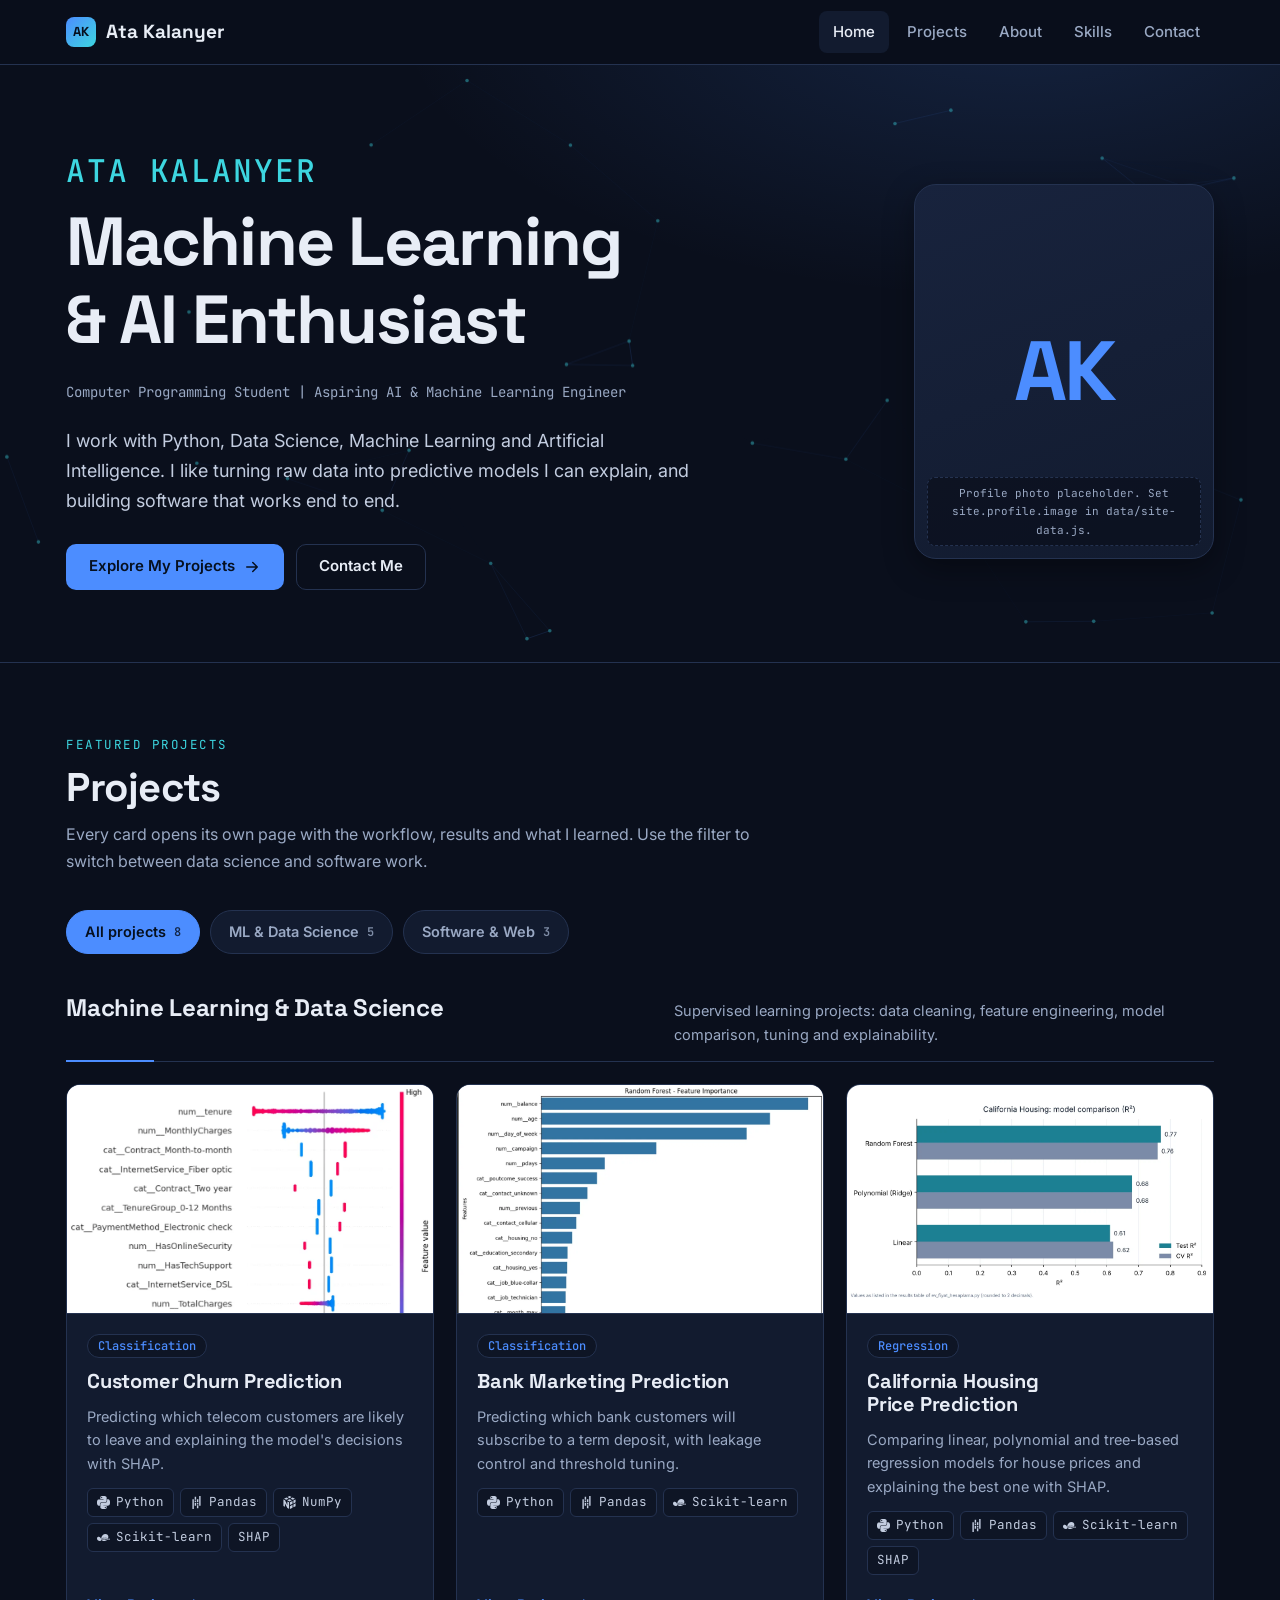
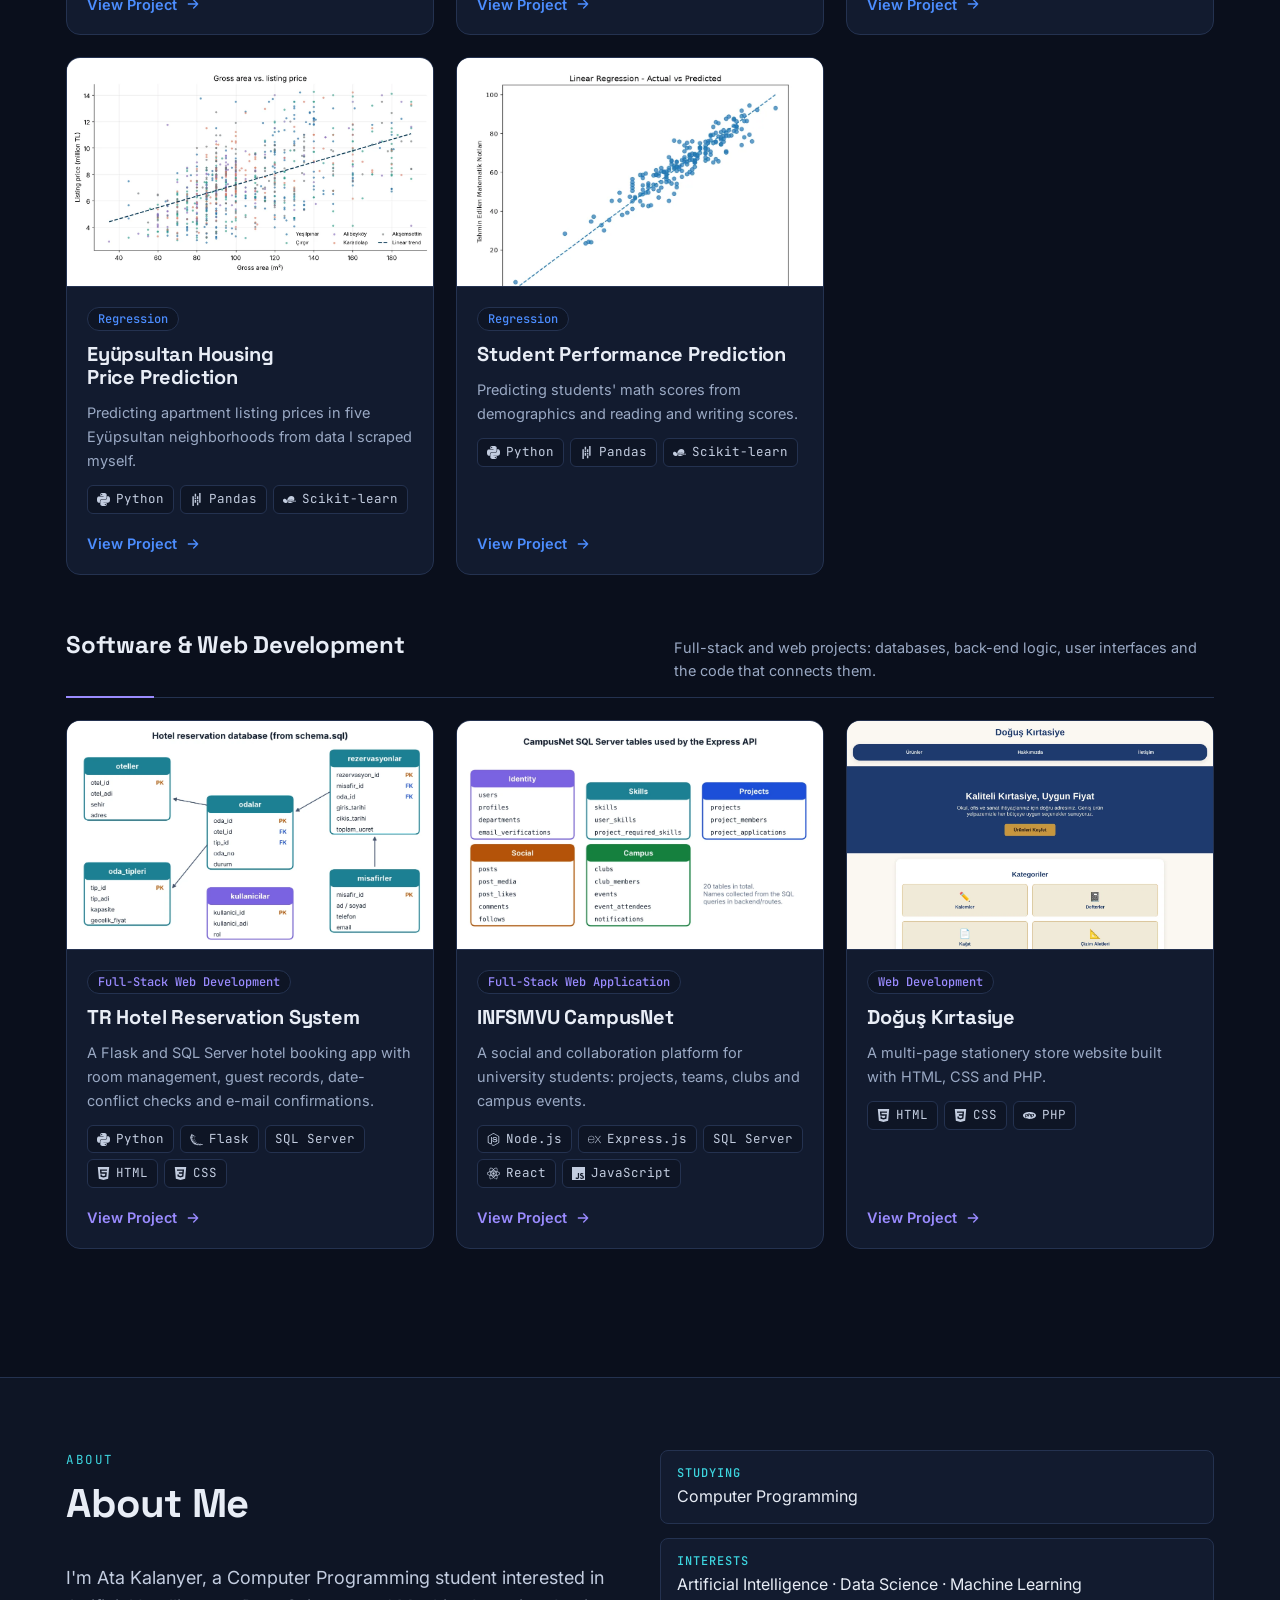
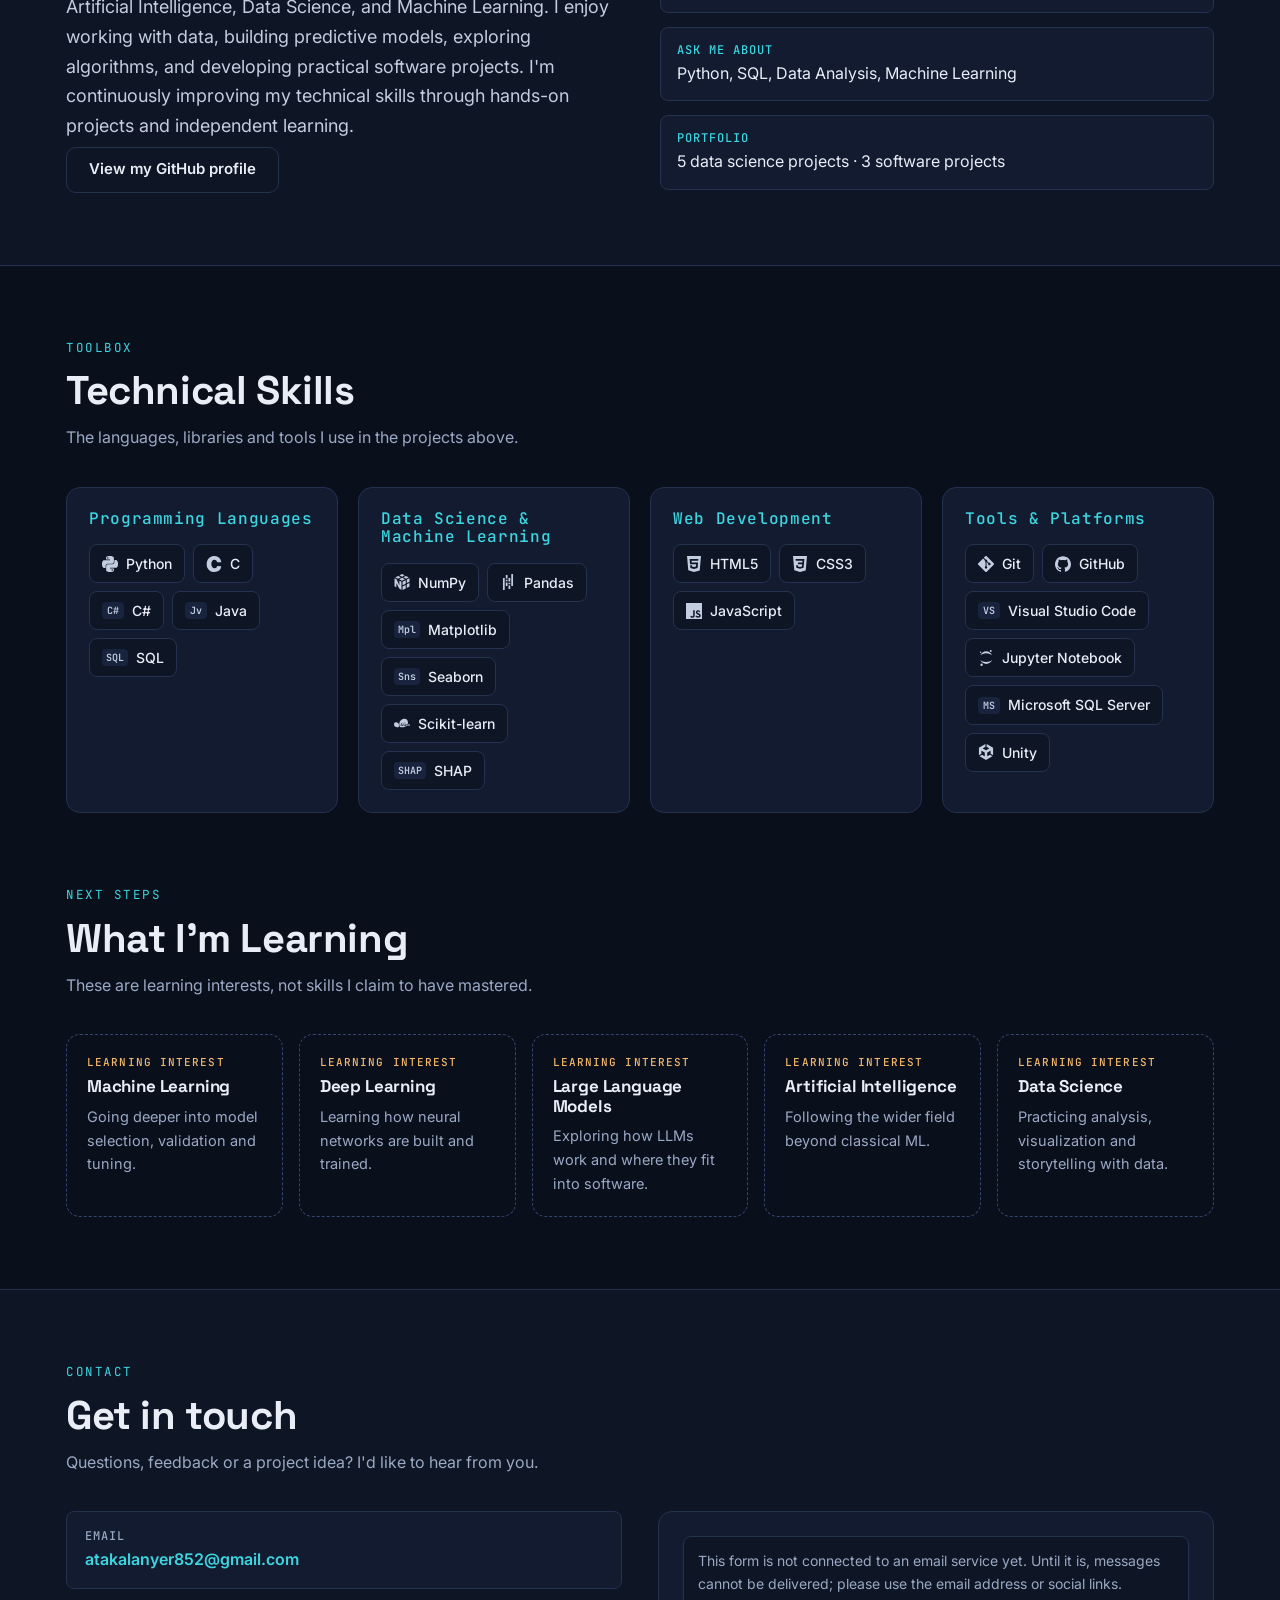
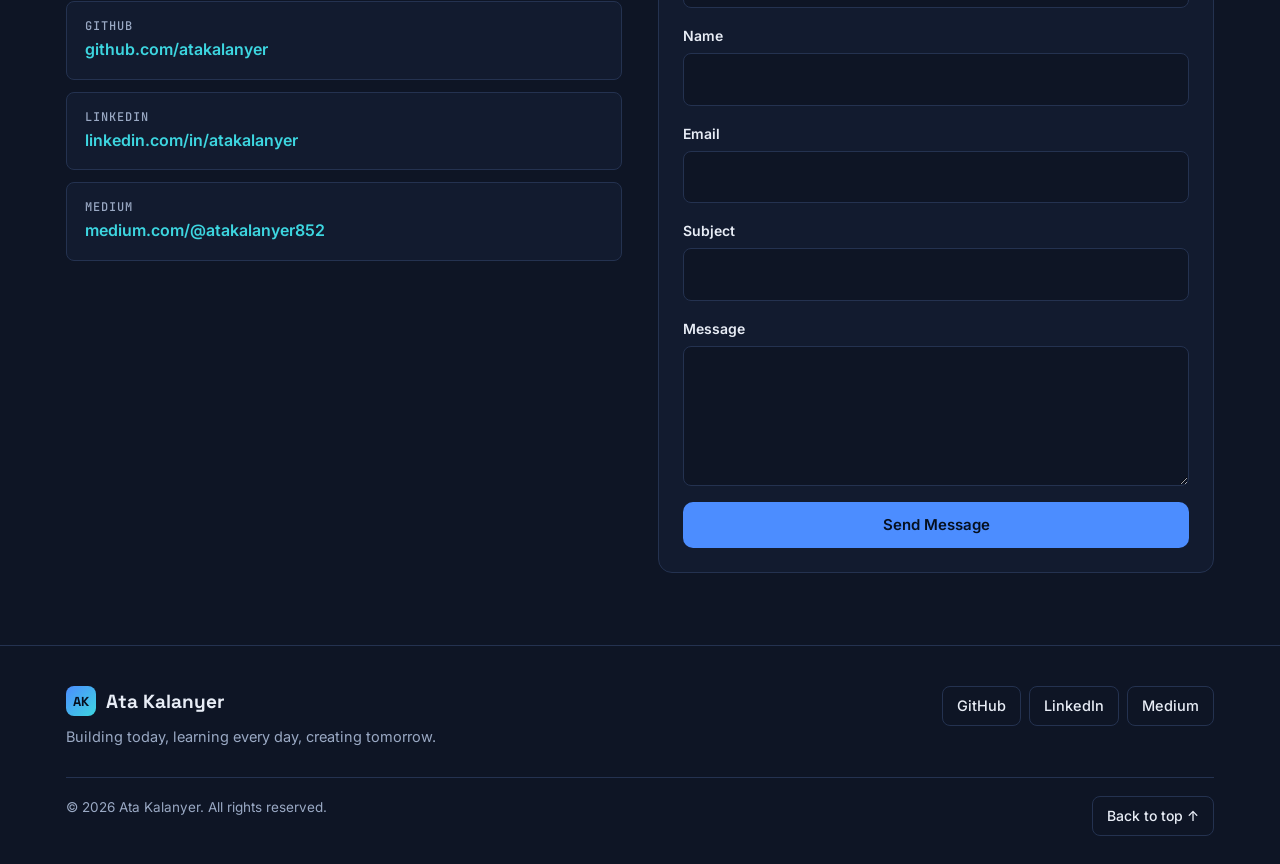
<file: index.html>
<!doctype html><html><head><meta charset=utf8><meta name=viewport content="width=device-width,initial-scale=1,viewport-fit=cover"><style>:root{color-scheme:light;box-sizing:border-box;padding-top:env(safe-area-inset-top,0px);padding-bottom:env(safe-area-inset-bottom,0px)}html{scroll-padding-top:env(safe-area-inset-top,0px)}body{margin:0;padding:0;font:14px -apple-system,BlinkMacSystemFont,sans-serif;background:#fff;color:#000}img{max-width:100%}[hidden]:not([hidden=until-found i]){display:none!important}</style></head><body>
<title>Ata Kalanyer | Machine Learning &amp; AI Enthusiast</title>
<meta name="claude:viewport-fit-sides" content="cover">
<meta name="description" content="Ata Kalanyer: Machine Learning &amp; AI Enthusiast. 8 projects in machine learning, data science and web development.">
<meta property="og:title" content="Ata Kalanyer | Machine Learning &amp; AI Enthusiast">
<meta property="og:description" content="Ata Kalanyer: Machine Learning &amp; AI Enthusiast. 8 projects in machine learning, data science and web development.">
<meta property="og:type" content="website">
<meta name="theme-color" content="#0a0f1c">
<link rel="preconnect" href="https://fonts.googleapis.com">
<link rel="preconnect" href="https://fonts.gstatic.com" crossorigin>
<link rel="stylesheet" href="https://fonts.googleapis.com/css2?family=Inter:wght@400;500;600;700&family=JetBrains+Mono:wght@400;500;600&family=Space+Grotesk:wght@500;600;700&display=swap">
<link rel="stylesheet" href="assets/css/style.css">
<a class="skip" href="#main">Skip to content</a>
<header class="site-header"><div class="wrap">
  <a class="brand" href="#top"><span class="brand-mark" aria-hidden="true">AK</span>Ata Kalanyer</a>
  <nav id="nav" class="nav" aria-label="Main"><a href="#top">Home</a><a href="#projects">Projects</a><a href="#about">About</a><a href="#skills">Skills</a><a href="#contact">Contact</a></nav>
  <button class="nav-toggle" type="button" aria-controls="nav" aria-expanded="false" aria-label="Menu"><svg viewBox="0 0 24 24" fill="none" stroke="currentColor" stroke-width="2" stroke-linecap="round" aria-hidden="true"><path d="M4 7h16M4 12h16M4 17h16"/></svg></button>
</div></header>
<main id="main">
<section class="hero" id="top">
  <canvas id="net" aria-hidden="true"></canvas>
  <div class="wrap">
    <div class="hero-copy">
      <h1><span class="name">Ata Kalanyer</span>Machine Learning &amp; AI Enthusiast</h1>
      <p class="subtitle">Computer Programming Student | Aspiring AI &amp; Machine Learning Engineer</p>
      <p class="intro">I work with Python, Data Science, Machine Learning and Artificial Intelligence. I like turning raw data into predictive models I can explain, and building software that works end to end.</p>
      <div class="cta-row"><a class="btn btn-primary" href="#projects">Explore My Projects <svg viewBox="0 0 24 24" fill="none" stroke="currentColor" stroke-width="2" stroke-linecap="round" stroke-linejoin="round" aria-hidden="true"><path d="M5 12h14M13 6l6 6-6 6"/></svg></a><a class="btn btn-ghost" href="#contact">Contact Me</a></div>
    </div>
    <div class="profile"><div class="profile-frame"><span class="profile-initials" aria-hidden="true">AK</span><span class="profile-note">Profile photo placeholder. Set site.profile.image in data/site-data.js.</span></div></div>
  </div>
</section>

<section id="projects"><div class="wrap">
  <div class="section-head"><span class="eyebrow">Featured projects</span><h2>Projects</h2><p>Every card opens its own page with the workflow, results and what I learned. Use the filter to switch between data science and software work.</p></div>
  <div class="filters" role="group" aria-label="Filter projects by category"><button class="chip" type="button" data-filter="all" aria-pressed="true">All projects <span class="count">8</span></button><button class="chip" type="button" data-filter="ml" aria-pressed="false">ML &amp; Data Science <span class="count">5</span></button><button class="chip" type="button" data-filter="software" aria-pressed="false">Software &amp; Web <span class="count">3</span></button></div>
  
    <div class="cat-block cat-ml" data-cat="ml">
      <div class="cat-head"><h3>Machine Learning &amp; Data Science</h3><p>Supervised learning projects: data cleaning, feature engineering, model comparison, tuning and explainability.</p></div>
      <div class="grid"><a class="card" href="projects/customer-churn-prediction.html">
  <div class="thumb"><img src="assets/img/ml/churn/shap-summary.webp" alt="SHAP summary plot for the churn model" loading="lazy" width="640" height="400"></div>
  <div class="card-body">
    <div class="card-top"><span class="pill">Classification</span></div>
    <h4>Customer Churn Prediction</h4>
    <p>Predicting which telecom customers are likely to leave and explaining the model's decisions with SHAP.</p>
    <ul class="tech" aria-label="Technologies"><li><svg viewBox="0 0 24 24" aria-hidden="true" focusable="false"><path d="M14.25.18l.9.2.73.26.59.3.45.32.34.34.25.34.16.33.1.3.04.26.02.2-.01.13V8.5l-.05.63-.13.55-.21.46-.26.38-.3.31-.33.25-.35.19-.35.14-.33.1-.3.07-.26.04-.21.02H8.77l-.69.05-.59.14-.5.22-.41.27-.33.32-.27.35-.2.36-.15.37-.1.35-.07.32-.04.27-.02.21v3.06H3.17l-.21-.03-.28-.07-.32-.12-.35-.18-.36-.26-.36-.36-.35-.46-.32-.59-.28-.73-.21-.88-.14-1.05-.05-1.23.06-1.22.16-1.04.24-.87.32-.71.36-.57.4-.44.42-.33.42-.24.4-.16.36-.1.32-.05.24-.01h.16l.06.01h8.16v-.83H6.18l-.01-2.75-.02-.37.05-.34.11-.31.17-.28.25-.26.31-.23.38-.2.44-.18.51-.15.58-.12.64-.1.71-.06.77-.04.84-.02 1.27.05zm-6.3 1.98l-.23.33-.08.41.08.41.23.34.33.22.41.09.41-.09.33-.22.23-.34.08-.41-.08-.41-.23-.33-.33-.22-.41-.09-.41.09zm13.09 3.95l.28.06.32.12.35.18.36.27.36.35.35.47.32.59.28.73.21.88.14 1.04.05 1.23-.06 1.23-.16 1.04-.24.86-.32.71-.36.57-.4.45-.42.33-.42.24-.4.16-.36.09-.32.05-.24.02-.16-.01h-8.22v.82h5.84l.01 2.76.02.36-.05.34-.11.31-.17.29-.25.25-.31.24-.38.2-.44.17-.51.15-.58.13-.64.09-.71.07-.77.04-.84.01-1.27-.04-1.07-.14-.9-.2-.73-.25-.59-.3-.45-.33-.34-.34-.25-.34-.16-.33-.1-.3-.04-.25-.02-.2.01-.13v-5.34l.05-.64.13-.54.21-.46.26-.38.3-.32.33-.24.35-.2.35-.14.33-.1.3-.06.26-.04.21-.02.13-.01h5.84l.69-.05.59-.14.5-.21.41-.28.33-.32.27-.35.2-.36.15-.36.1-.35.07-.32.04-.28.02-.21V6.07h2.09l.14.01zm-6.47 14.25l-.23.33-.08.41.08.41.23.33.33.23.41.08.41-.08.33-.23.23-.33.08-.41-.08-.41-.23-.33-.33-.23-.41-.08-.41.08z"/></svg>Python</li><li><svg viewBox="0 0 24 24" aria-hidden="true" focusable="false"><path d="M16.922 0h2.623v18.104h-2.623zm-4.126 12.94h2.623v2.57h-2.623zm0-7.037h2.623v5.446h-2.623zm0 11.197h2.623v5.446h-2.623zM4.456 5.896h2.622V24H4.455zm4.213 2.559h2.623v2.57H8.67zm0 4.151h2.623v5.447H8.67zm0-11.187h2.623v5.446H8.67Z"/></svg>Pandas</li><li><svg viewBox="0 0 24 24" aria-hidden="true" focusable="false"><path d="M10.315 4.876L6.3048 2.8517l-4.401 2.1965 4.1186 2.0683zm1.8381.9277l4.2045 2.1223-4.3622 2.1906-4.125-2.0718zm5.6153-2.9213l4.3193 2.1658-3.863 1.9402-4.2131-2.1252zm-1.859-.9329L12.021 0 8.1742 1.9193l4.0068 2.0208zm-3.0401 16.7443V24l4.7107-2.3507-.0053-5.3085zm4.7037-4.2057l-.0052-5.2528-4.6985 2.3356v5.2546zm5.6553-.9845v5.327l-4.0178 2.0052-.0029-5.3028zm0-1.8626V6.4214l-4.0253 2.001.0034 5.2633zM11.2062 11.571L8.0333 9.9756v6.895s-3.8804-8.2564-4.2399-8.998c-.0463-.0957-.2371-.2007-.2858-.2262C2.8118 7.2812.773 6.2485.773 6.2485V18.43l2.8204 1.5076v-6.3674s3.8392 7.3775 3.878 7.458c.0389.0807.4245.8582.8362 1.1314.5485.363 2.8992 1.7766 2.8992 1.7766z"/></svg>NumPy</li><li><svg viewBox="0 0 24 24" aria-hidden="true" focusable="false"><path d="M15.601 5.53c-1.91.035-3.981.91-5.63 2.56-2.93 2.93-2.083 8.53-1.088 9.525.805.804 6.595 1.843 9.526-1.088a9.74 9.74 0 0 0 .584-.643c.043-.292.205-.66.489-1.106a1.848 1.848 0 0 1-.537.176c-.144.265-.37.55-.676.855-.354.335-.607.554-.76.656a.795.795 0 0 1-.437.152c-.35 0-.514-.308-.494-.924-.22.316-.425.549-.612.7a.914.914 0 0 1-.578.224c-.194 0-.36-.09-.496-.273a1.03 1.03 0 0 1-.193-.507 4.016 4.016 0 0 1-.726.583c-.224.132-.47.197-.74.197-.3 0-.543-.096-.727-.288a.978.978 0 0 1-.257-.524v.004c-.3.276-.564.48-.79.611a1.295 1.295 0 0 1-.649.197.693.693 0 0 1-.571-.275c-.145-.183-.218-.43-.218-.739 0-.464.101-1.02.302-1.67.201-.65.445-1.25.733-1.797l.842-.312a.21.21 0 0 1 .06-.013c.063 0 .116.047.157.14.04.095.061.221.061.38 0 .451-.104.888-.312 1.31-.207.422-.532.873-.974 1.352-.018.23-.027.388-.027.474 0 .193.036.345.106.458.071.113.165.169.282.169a.71.71 0 0 0 .382-.13c.132-.084.333-.26.602-.523.028-.418.187-.798.482-1.142.324-.38.685-.569 1.08-.569.206 0 .37.054.494.16a.524.524 0 0 1 .186.417c0 .458-.486.829-1.459 1.114.088.43.32.646.693.646a.807.807 0 0 0 .417-.117c.129-.076.321-.243.575-.497.032-.252.118-.495.259-.728.182-.3.416-.544.701-.73.285-.185.537-.278.756-.278.276 0 .47.127.58.381l.677-.374h.186l-.292.971c-.15.488-.226.823-.226 1.004 0 .19.067.285.202.285.086 0 .181-.045.285-.137.104-.092.25-.232.437-.42v.001c.143-.155.274-.32.392-.494-.19-.084-.285-.21-.285-.375 0-.17.058-.352.174-.545.116-.194.275-.29.479-.29.172 0 .258.088.258.265 0 .139-.05.338-.149.596.367-.04.687-.32.961-.842l.228-.01c1.059-2.438.828-5.075-.83-6.732-1.019-1.02-2.408-1.5-3.895-1.471zm4.725 8.203a8.938 8.938 0 0 1-1.333 2.151 1.09 1.09 0 0 0-.012.147c0 .168.047.309.14.423.092.113.206.17.34.17.296 0 .714-.264 1.254-.787-.001.04-.003.08-.003.121 0 .146.012.368.036.666l.733-.172c0-.2.003-.357.01-.474.01-.157.033-.33.066-.517.02-.11.07-.216.152-.315l.186-.216a5.276 5.276 0 0 1 .378-.397c.062-.055.116-.099.162-.13a.26.26 0 0 1 .123-.046c.055 0 .083.035.083.106 0 .07-.052.236-.156.497-.194.486-.292.848-.292 1.084 0 .175.046.314.136.418a.45.45 0 0 0 .358.155c.365 0 .803-.269 1.313-.808v-.381c-.361.426-.623.64-.784.64-.109 0-.163-.067-.163-.2 0-.1.065-.316.195-.65.19-.486.285-.836.285-1.048a.464.464 0 0 0-.112-.319.36.36 0 0 0-.282-.127c-.165 0-.354.077-.567.233-.213.156-.5.436-.863.84.053-.262.165-.622.335-1.08l-.809.156a6.54 6.54 0 0 0-.399 1.074c-.04.156-.07.316-.092.48a7.447 7.447 0 0 1-.49.45.38.38 0 0 1-.229.08.208.208 0 0 1-.174-.082.352.352 0 0 1-.064-.222c0-.1.019-.214.056-.343.038-.13.12-.373.249-.731l.308-.849zm-17.21-2.927c-.863-.016-1.67.263-2.261.854-1.352 1.352-1.07 3.827.631 5.527 1.7 1.701 4.95 1.21 5.527.632.467-.466 1.07-3.827-.631-5.527-.957-.957-2.158-1.465-3.267-1.486zm12.285.358h.166v.21H15.4zm.427 0h.166v.865l.46-.455h.195l-.364.362.428.684h-.198l-.357-.575-.164.166v.41h-.166zm1.016 0h.166v.21h-.166zm.481.122h.166v.288h.172v.135h-.172v.717c0 .037.006.062.02.075.012.013.037.02.074.02a.23.23 0 0 0 .078-.01v.141a.802.802 0 0 1-.136.014.23.23 0 0 1-.15-.043.15.15 0 0 1-.052-.123v-.79h-.141v-.136h.141zm-3.562.258c.081 0 .15.012.207.038.057.024.1.061.13.11s.045.106.045.173h-.176c-.006-.111-.075-.167-.208-.167a.285.285 0 0 0-.164.041.134.134 0 0 0-.06.117c0 .035.015.065.045.088.03.024.08.044.15.06l.16.039a.47.47 0 0 1 .224.105c.047.046.07.108.07.186a.3.3 0 0 1-.052.175.327.327 0 0 1-.152.116.585.585 0 0 1-.226.041c-.136 0-.24-.03-.309-.088-.069-.059-.105-.149-.109-.269h.176c.004.037.01.065.017.084a.166.166 0 0 0 .034.054c.044.043.112.065.204.065a.31.31 0 0 0 .177-.045.139.139 0 0 0 .067-.119.116.116 0 0 0-.038-.09.287.287 0 0 0-.124-.055l-.156-.038a1.248 1.248 0 0 1-.159-.05.359.359 0 0 1-.098-.061.22.22 0 0 1-.058-.083.32.32 0 0 1-.016-.108c0-.096.036-.174.109-.232a.45.45 0 0 1 .29-.087zm1.035 0a.46.46 0 0 1 .202.043.351.351 0 0 1 .187.212.577.577 0 0 1 .023.126h-.168a.256.256 0 0 0-.078-.168.242.242 0 0 0-.17-.06.248.248 0 0 0-.155.05.306.306 0 0 0-.1.144.662.662 0 0 0-.034.224.58.58 0 0 0 .035.214.299.299 0 0 0 .101.135.261.261 0 0 0 .157.048c.142 0 .227-.084.256-.252h.167a.519.519 0 0 1-.065.22.35.35 0 0 1-.146.138.464.464 0 0 1-.216.048.448.448 0 0 1-.246-.066.441.441 0 0 1-.161-.192.703.703 0 0 1-.057-.293c0-.085.01-.163.032-.233a.522.522 0 0 1 .095-.182.403.403 0 0 1 .15-.117.453.453 0 0 1 .191-.04zm.603.03h.166v1.046H15.4zm1.443 0h.166v1.046h-.166zm-5.05.618c-.08 0-.2.204-.356.611-.155.407-.308.977-.459 1.71.281-.312.509-.662.683-1.05.175-.387.262-.72.262-.999a.455.455 0 0 0-.036-.197c-.025-.05-.056-.075-.093-.075zm4.662 1.797c-.221 0-.431.188-.629.563-.197.376-.296.722-.296 1.038 0 .12.029.216.088.29a.273.273 0 0 0 .223.111c.221 0 .43-.188.625-.565.196-.377.294-.725.294-1.043a.457.457 0 0 0-.083-.29.269.269 0 0 0-.222-.104zm-2.848.007c-.146 0-.285.11-.417.333-.133.222-.2.51-.2.866.566-.159.849-.452.849-.881 0-.212-.077-.318-.232-.318Z"/></svg>Scikit-learn</li><li>SHAP</li></ul>
    <span class="view">View Project <svg viewBox="0 0 24 24" fill="none" stroke="currentColor" stroke-width="2" stroke-linecap="round" stroke-linejoin="round" aria-hidden="true"><path d="M5 12h14M13 6l6 6-6 6"/></svg></span>
  </div>
</a>
<a class="card" href="projects/bank-marketing-prediction.html">
  <div class="thumb"><img src="assets/img/ml/bank/feature-importance.webp" alt="Feature importance chart for the bank marketing model" loading="lazy" width="640" height="400"></div>
  <div class="card-body">
    <div class="card-top"><span class="pill">Classification</span></div>
    <h4>Bank Marketing Prediction</h4>
    <p>Predicting which bank customers will subscribe to a term deposit, with leakage control and threshold tuning.</p>
    <ul class="tech" aria-label="Technologies"><li><svg viewBox="0 0 24 24" aria-hidden="true" focusable="false"><path d="M14.25.18l.9.2.73.26.59.3.45.32.34.34.25.34.16.33.1.3.04.26.02.2-.01.13V8.5l-.05.63-.13.55-.21.46-.26.38-.3.31-.33.25-.35.19-.35.14-.33.1-.3.07-.26.04-.21.02H8.77l-.69.05-.59.14-.5.22-.41.27-.33.32-.27.35-.2.36-.15.37-.1.35-.07.32-.04.27-.02.21v3.06H3.17l-.21-.03-.28-.07-.32-.12-.35-.18-.36-.26-.36-.36-.35-.46-.32-.59-.28-.73-.21-.88-.14-1.05-.05-1.23.06-1.22.16-1.04.24-.87.32-.71.36-.57.4-.44.42-.33.42-.24.4-.16.36-.1.32-.05.24-.01h.16l.06.01h8.16v-.83H6.18l-.01-2.75-.02-.37.05-.34.11-.31.17-.28.25-.26.31-.23.38-.2.44-.18.51-.15.58-.12.64-.1.71-.06.77-.04.84-.02 1.27.05zm-6.3 1.98l-.23.33-.08.41.08.41.23.34.33.22.41.09.41-.09.33-.22.23-.34.08-.41-.08-.41-.23-.33-.33-.22-.41-.09-.41.09zm13.09 3.95l.28.06.32.12.35.18.36.27.36.35.35.47.32.59.28.73.21.88.14 1.04.05 1.23-.06 1.23-.16 1.04-.24.86-.32.71-.36.57-.4.45-.42.33-.42.24-.4.16-.36.09-.32.05-.24.02-.16-.01h-8.22v.82h5.84l.01 2.76.02.36-.05.34-.11.31-.17.29-.25.25-.31.24-.38.2-.44.17-.51.15-.58.13-.64.09-.71.07-.77.04-.84.01-1.27-.04-1.07-.14-.9-.2-.73-.25-.59-.3-.45-.33-.34-.34-.25-.34-.16-.33-.1-.3-.04-.25-.02-.2.01-.13v-5.34l.05-.64.13-.54.21-.46.26-.38.3-.32.33-.24.35-.2.35-.14.33-.1.3-.06.26-.04.21-.02.13-.01h5.84l.69-.05.59-.14.5-.21.41-.28.33-.32.27-.35.2-.36.15-.36.1-.35.07-.32.04-.28.02-.21V6.07h2.09l.14.01zm-6.47 14.25l-.23.33-.08.41.08.41.23.33.33.23.41.08.41-.08.33-.23.23-.33.08-.41-.08-.41-.23-.33-.33-.23-.41-.08-.41.08z"/></svg>Python</li><li><svg viewBox="0 0 24 24" aria-hidden="true" focusable="false"><path d="M16.922 0h2.623v18.104h-2.623zm-4.126 12.94h2.623v2.57h-2.623zm0-7.037h2.623v5.446h-2.623zm0 11.197h2.623v5.446h-2.623zM4.456 5.896h2.622V24H4.455zm4.213 2.559h2.623v2.57H8.67zm0 4.151h2.623v5.447H8.67zm0-11.187h2.623v5.446H8.67Z"/></svg>Pandas</li><li><svg viewBox="0 0 24 24" aria-hidden="true" focusable="false"><path d="M15.601 5.53c-1.91.035-3.981.91-5.63 2.56-2.93 2.93-2.083 8.53-1.088 9.525.805.804 6.595 1.843 9.526-1.088a9.74 9.74 0 0 0 .584-.643c.043-.292.205-.66.489-1.106a1.848 1.848 0 0 1-.537.176c-.144.265-.37.55-.676.855-.354.335-.607.554-.76.656a.795.795 0 0 1-.437.152c-.35 0-.514-.308-.494-.924-.22.316-.425.549-.612.7a.914.914 0 0 1-.578.224c-.194 0-.36-.09-.496-.273a1.03 1.03 0 0 1-.193-.507 4.016 4.016 0 0 1-.726.583c-.224.132-.47.197-.74.197-.3 0-.543-.096-.727-.288a.978.978 0 0 1-.257-.524v.004c-.3.276-.564.48-.79.611a1.295 1.295 0 0 1-.649.197.693.693 0 0 1-.571-.275c-.145-.183-.218-.43-.218-.739 0-.464.101-1.02.302-1.67.201-.65.445-1.25.733-1.797l.842-.312a.21.21 0 0 1 .06-.013c.063 0 .116.047.157.14.04.095.061.221.061.38 0 .451-.104.888-.312 1.31-.207.422-.532.873-.974 1.352-.018.23-.027.388-.027.474 0 .193.036.345.106.458.071.113.165.169.282.169a.71.71 0 0 0 .382-.13c.132-.084.333-.26.602-.523.028-.418.187-.798.482-1.142.324-.38.685-.569 1.08-.569.206 0 .37.054.494.16a.524.524 0 0 1 .186.417c0 .458-.486.829-1.459 1.114.088.43.32.646.693.646a.807.807 0 0 0 .417-.117c.129-.076.321-.243.575-.497.032-.252.118-.495.259-.728.182-.3.416-.544.701-.73.285-.185.537-.278.756-.278.276 0 .47.127.58.381l.677-.374h.186l-.292.971c-.15.488-.226.823-.226 1.004 0 .19.067.285.202.285.086 0 .181-.045.285-.137.104-.092.25-.232.437-.42v.001c.143-.155.274-.32.392-.494-.19-.084-.285-.21-.285-.375 0-.17.058-.352.174-.545.116-.194.275-.29.479-.29.172 0 .258.088.258.265 0 .139-.05.338-.149.596.367-.04.687-.32.961-.842l.228-.01c1.059-2.438.828-5.075-.83-6.732-1.019-1.02-2.408-1.5-3.895-1.471zm4.725 8.203a8.938 8.938 0 0 1-1.333 2.151 1.09 1.09 0 0 0-.012.147c0 .168.047.309.14.423.092.113.206.17.34.17.296 0 .714-.264 1.254-.787-.001.04-.003.08-.003.121 0 .146.012.368.036.666l.733-.172c0-.2.003-.357.01-.474.01-.157.033-.33.066-.517.02-.11.07-.216.152-.315l.186-.216a5.276 5.276 0 0 1 .378-.397c.062-.055.116-.099.162-.13a.26.26 0 0 1 .123-.046c.055 0 .083.035.083.106 0 .07-.052.236-.156.497-.194.486-.292.848-.292 1.084 0 .175.046.314.136.418a.45.45 0 0 0 .358.155c.365 0 .803-.269 1.313-.808v-.381c-.361.426-.623.64-.784.64-.109 0-.163-.067-.163-.2 0-.1.065-.316.195-.65.19-.486.285-.836.285-1.048a.464.464 0 0 0-.112-.319.36.36 0 0 0-.282-.127c-.165 0-.354.077-.567.233-.213.156-.5.436-.863.84.053-.262.165-.622.335-1.08l-.809.156a6.54 6.54 0 0 0-.399 1.074c-.04.156-.07.316-.092.48a7.447 7.447 0 0 1-.49.45.38.38 0 0 1-.229.08.208.208 0 0 1-.174-.082.352.352 0 0 1-.064-.222c0-.1.019-.214.056-.343.038-.13.12-.373.249-.731l.308-.849zm-17.21-2.927c-.863-.016-1.67.263-2.261.854-1.352 1.352-1.07 3.827.631 5.527 1.7 1.701 4.95 1.21 5.527.632.467-.466 1.07-3.827-.631-5.527-.957-.957-2.158-1.465-3.267-1.486zm12.285.358h.166v.21H15.4zm.427 0h.166v.865l.46-.455h.195l-.364.362.428.684h-.198l-.357-.575-.164.166v.41h-.166zm1.016 0h.166v.21h-.166zm.481.122h.166v.288h.172v.135h-.172v.717c0 .037.006.062.02.075.012.013.037.02.074.02a.23.23 0 0 0 .078-.01v.141a.802.802 0 0 1-.136.014.23.23 0 0 1-.15-.043.15.15 0 0 1-.052-.123v-.79h-.141v-.136h.141zm-3.562.258c.081 0 .15.012.207.038.057.024.1.061.13.11s.045.106.045.173h-.176c-.006-.111-.075-.167-.208-.167a.285.285 0 0 0-.164.041.134.134 0 0 0-.06.117c0 .035.015.065.045.088.03.024.08.044.15.06l.16.039a.47.47 0 0 1 .224.105c.047.046.07.108.07.186a.3.3 0 0 1-.052.175.327.327 0 0 1-.152.116.585.585 0 0 1-.226.041c-.136 0-.24-.03-.309-.088-.069-.059-.105-.149-.109-.269h.176c.004.037.01.065.017.084a.166.166 0 0 0 .034.054c.044.043.112.065.204.065a.31.31 0 0 0 .177-.045.139.139 0 0 0 .067-.119.116.116 0 0 0-.038-.09.287.287 0 0 0-.124-.055l-.156-.038a1.248 1.248 0 0 1-.159-.05.359.359 0 0 1-.098-.061.22.22 0 0 1-.058-.083.32.32 0 0 1-.016-.108c0-.096.036-.174.109-.232a.45.45 0 0 1 .29-.087zm1.035 0a.46.46 0 0 1 .202.043.351.351 0 0 1 .187.212.577.577 0 0 1 .023.126h-.168a.256.256 0 0 0-.078-.168.242.242 0 0 0-.17-.06.248.248 0 0 0-.155.05.306.306 0 0 0-.1.144.662.662 0 0 0-.034.224.58.58 0 0 0 .035.214.299.299 0 0 0 .101.135.261.261 0 0 0 .157.048c.142 0 .227-.084.256-.252h.167a.519.519 0 0 1-.065.22.35.35 0 0 1-.146.138.464.464 0 0 1-.216.048.448.448 0 0 1-.246-.066.441.441 0 0 1-.161-.192.703.703 0 0 1-.057-.293c0-.085.01-.163.032-.233a.522.522 0 0 1 .095-.182.403.403 0 0 1 .15-.117.453.453 0 0 1 .191-.04zm.603.03h.166v1.046H15.4zm1.443 0h.166v1.046h-.166zm-5.05.618c-.08 0-.2.204-.356.611-.155.407-.308.977-.459 1.71.281-.312.509-.662.683-1.05.175-.387.262-.72.262-.999a.455.455 0 0 0-.036-.197c-.025-.05-.056-.075-.093-.075zm4.662 1.797c-.221 0-.431.188-.629.563-.197.376-.296.722-.296 1.038 0 .12.029.216.088.29a.273.273 0 0 0 .223.111c.221 0 .43-.188.625-.565.196-.377.294-.725.294-1.043a.457.457 0 0 0-.083-.29.269.269 0 0 0-.222-.104zm-2.848.007c-.146 0-.285.11-.417.333-.133.222-.2.51-.2.866.566-.159.849-.452.849-.881 0-.212-.077-.318-.232-.318Z"/></svg>Scikit-learn</li></ul>
    <span class="view">View Project <svg viewBox="0 0 24 24" fill="none" stroke="currentColor" stroke-width="2" stroke-linecap="round" stroke-linejoin="round" aria-hidden="true"><path d="M5 12h14M13 6l6 6-6 6"/></svg></span>
  </div>
</a>
<a class="card" href="projects/california-housing-price-prediction.html">
  <div class="thumb"><img src="assets/img/ml/california/model-comparison.webp" alt="Bar chart comparing R² of three regression models" loading="lazy" width="640" height="400"></div>
  <div class="card-body">
    <div class="card-top"><span class="pill">Regression</span></div>
    <h4>California Housing Price Prediction</h4>
    <p>Comparing linear, polynomial and tree-based regression models for house prices and explaining the best one with SHAP.</p>
    <ul class="tech" aria-label="Technologies"><li><svg viewBox="0 0 24 24" aria-hidden="true" focusable="false"><path d="M14.25.18l.9.2.73.26.59.3.45.32.34.34.25.34.16.33.1.3.04.26.02.2-.01.13V8.5l-.05.63-.13.55-.21.46-.26.38-.3.31-.33.25-.35.19-.35.14-.33.1-.3.07-.26.04-.21.02H8.77l-.69.05-.59.14-.5.22-.41.27-.33.32-.27.35-.2.36-.15.37-.1.35-.07.32-.04.27-.02.21v3.06H3.17l-.21-.03-.28-.07-.32-.12-.35-.18-.36-.26-.36-.36-.35-.46-.32-.59-.28-.73-.21-.88-.14-1.05-.05-1.23.06-1.22.16-1.04.24-.87.32-.71.36-.57.4-.44.42-.33.42-.24.4-.16.36-.1.32-.05.24-.01h.16l.06.01h8.16v-.83H6.18l-.01-2.75-.02-.37.05-.34.11-.31.17-.28.25-.26.31-.23.38-.2.44-.18.51-.15.58-.12.64-.1.71-.06.77-.04.84-.02 1.27.05zm-6.3 1.98l-.23.33-.08.41.08.41.23.34.33.22.41.09.41-.09.33-.22.23-.34.08-.41-.08-.41-.23-.33-.33-.22-.41-.09-.41.09zm13.09 3.95l.28.06.32.12.35.18.36.27.36.35.35.47.32.59.28.73.21.88.14 1.04.05 1.23-.06 1.23-.16 1.04-.24.86-.32.71-.36.57-.4.45-.42.33-.42.24-.4.16-.36.09-.32.05-.24.02-.16-.01h-8.22v.82h5.84l.01 2.76.02.36-.05.34-.11.31-.17.29-.25.25-.31.24-.38.2-.44.17-.51.15-.58.13-.64.09-.71.07-.77.04-.84.01-1.27-.04-1.07-.14-.9-.2-.73-.25-.59-.3-.45-.33-.34-.34-.25-.34-.16-.33-.1-.3-.04-.25-.02-.2.01-.13v-5.34l.05-.64.13-.54.21-.46.26-.38.3-.32.33-.24.35-.2.35-.14.33-.1.3-.06.26-.04.21-.02.13-.01h5.84l.69-.05.59-.14.5-.21.41-.28.33-.32.27-.35.2-.36.15-.36.1-.35.07-.32.04-.28.02-.21V6.07h2.09l.14.01zm-6.47 14.25l-.23.33-.08.41.08.41.23.33.33.23.41.08.41-.08.33-.23.23-.33.08-.41-.08-.41-.23-.33-.33-.23-.41-.08-.41.08z"/></svg>Python</li><li><svg viewBox="0 0 24 24" aria-hidden="true" focusable="false"><path d="M16.922 0h2.623v18.104h-2.623zm-4.126 12.94h2.623v2.57h-2.623zm0-7.037h2.623v5.446h-2.623zm0 11.197h2.623v5.446h-2.623zM4.456 5.896h2.622V24H4.455zm4.213 2.559h2.623v2.57H8.67zm0 4.151h2.623v5.447H8.67zm0-11.187h2.623v5.446H8.67Z"/></svg>Pandas</li><li><svg viewBox="0 0 24 24" aria-hidden="true" focusable="false"><path d="M15.601 5.53c-1.91.035-3.981.91-5.63 2.56-2.93 2.93-2.083 8.53-1.088 9.525.805.804 6.595 1.843 9.526-1.088a9.74 9.74 0 0 0 .584-.643c.043-.292.205-.66.489-1.106a1.848 1.848 0 0 1-.537.176c-.144.265-.37.55-.676.855-.354.335-.607.554-.76.656a.795.795 0 0 1-.437.152c-.35 0-.514-.308-.494-.924-.22.316-.425.549-.612.7a.914.914 0 0 1-.578.224c-.194 0-.36-.09-.496-.273a1.03 1.03 0 0 1-.193-.507 4.016 4.016 0 0 1-.726.583c-.224.132-.47.197-.74.197-.3 0-.543-.096-.727-.288a.978.978 0 0 1-.257-.524v.004c-.3.276-.564.48-.79.611a1.295 1.295 0 0 1-.649.197.693.693 0 0 1-.571-.275c-.145-.183-.218-.43-.218-.739 0-.464.101-1.02.302-1.67.201-.65.445-1.25.733-1.797l.842-.312a.21.21 0 0 1 .06-.013c.063 0 .116.047.157.14.04.095.061.221.061.38 0 .451-.104.888-.312 1.31-.207.422-.532.873-.974 1.352-.018.23-.027.388-.027.474 0 .193.036.345.106.458.071.113.165.169.282.169a.71.71 0 0 0 .382-.13c.132-.084.333-.26.602-.523.028-.418.187-.798.482-1.142.324-.38.685-.569 1.08-.569.206 0 .37.054.494.16a.524.524 0 0 1 .186.417c0 .458-.486.829-1.459 1.114.088.43.32.646.693.646a.807.807 0 0 0 .417-.117c.129-.076.321-.243.575-.497.032-.252.118-.495.259-.728.182-.3.416-.544.701-.73.285-.185.537-.278.756-.278.276 0 .47.127.58.381l.677-.374h.186l-.292.971c-.15.488-.226.823-.226 1.004 0 .19.067.285.202.285.086 0 .181-.045.285-.137.104-.092.25-.232.437-.42v.001c.143-.155.274-.32.392-.494-.19-.084-.285-.21-.285-.375 0-.17.058-.352.174-.545.116-.194.275-.29.479-.29.172 0 .258.088.258.265 0 .139-.05.338-.149.596.367-.04.687-.32.961-.842l.228-.01c1.059-2.438.828-5.075-.83-6.732-1.019-1.02-2.408-1.5-3.895-1.471zm4.725 8.203a8.938 8.938 0 0 1-1.333 2.151 1.09 1.09 0 0 0-.012.147c0 .168.047.309.14.423.092.113.206.17.34.17.296 0 .714-.264 1.254-.787-.001.04-.003.08-.003.121 0 .146.012.368.036.666l.733-.172c0-.2.003-.357.01-.474.01-.157.033-.33.066-.517.02-.11.07-.216.152-.315l.186-.216a5.276 5.276 0 0 1 .378-.397c.062-.055.116-.099.162-.13a.26.26 0 0 1 .123-.046c.055 0 .083.035.083.106 0 .07-.052.236-.156.497-.194.486-.292.848-.292 1.084 0 .175.046.314.136.418a.45.45 0 0 0 .358.155c.365 0 .803-.269 1.313-.808v-.381c-.361.426-.623.64-.784.64-.109 0-.163-.067-.163-.2 0-.1.065-.316.195-.65.19-.486.285-.836.285-1.048a.464.464 0 0 0-.112-.319.36.36 0 0 0-.282-.127c-.165 0-.354.077-.567.233-.213.156-.5.436-.863.84.053-.262.165-.622.335-1.08l-.809.156a6.54 6.54 0 0 0-.399 1.074c-.04.156-.07.316-.092.48a7.447 7.447 0 0 1-.49.45.38.38 0 0 1-.229.08.208.208 0 0 1-.174-.082.352.352 0 0 1-.064-.222c0-.1.019-.214.056-.343.038-.13.12-.373.249-.731l.308-.849zm-17.21-2.927c-.863-.016-1.67.263-2.261.854-1.352 1.352-1.07 3.827.631 5.527 1.7 1.701 4.95 1.21 5.527.632.467-.466 1.07-3.827-.631-5.527-.957-.957-2.158-1.465-3.267-1.486zm12.285.358h.166v.21H15.4zm.427 0h.166v.865l.46-.455h.195l-.364.362.428.684h-.198l-.357-.575-.164.166v.41h-.166zm1.016 0h.166v.21h-.166zm.481.122h.166v.288h.172v.135h-.172v.717c0 .037.006.062.02.075.012.013.037.02.074.02a.23.23 0 0 0 .078-.01v.141a.802.802 0 0 1-.136.014.23.23 0 0 1-.15-.043.15.15 0 0 1-.052-.123v-.79h-.141v-.136h.141zm-3.562.258c.081 0 .15.012.207.038.057.024.1.061.13.11s.045.106.045.173h-.176c-.006-.111-.075-.167-.208-.167a.285.285 0 0 0-.164.041.134.134 0 0 0-.06.117c0 .035.015.065.045.088.03.024.08.044.15.06l.16.039a.47.47 0 0 1 .224.105c.047.046.07.108.07.186a.3.3 0 0 1-.052.175.327.327 0 0 1-.152.116.585.585 0 0 1-.226.041c-.136 0-.24-.03-.309-.088-.069-.059-.105-.149-.109-.269h.176c.004.037.01.065.017.084a.166.166 0 0 0 .034.054c.044.043.112.065.204.065a.31.31 0 0 0 .177-.045.139.139 0 0 0 .067-.119.116.116 0 0 0-.038-.09.287.287 0 0 0-.124-.055l-.156-.038a1.248 1.248 0 0 1-.159-.05.359.359 0 0 1-.098-.061.22.22 0 0 1-.058-.083.32.32 0 0 1-.016-.108c0-.096.036-.174.109-.232a.45.45 0 0 1 .29-.087zm1.035 0a.46.46 0 0 1 .202.043.351.351 0 0 1 .187.212.577.577 0 0 1 .023.126h-.168a.256.256 0 0 0-.078-.168.242.242 0 0 0-.17-.06.248.248 0 0 0-.155.05.306.306 0 0 0-.1.144.662.662 0 0 0-.034.224.58.58 0 0 0 .035.214.299.299 0 0 0 .101.135.261.261 0 0 0 .157.048c.142 0 .227-.084.256-.252h.167a.519.519 0 0 1-.065.22.35.35 0 0 1-.146.138.464.464 0 0 1-.216.048.448.448 0 0 1-.246-.066.441.441 0 0 1-.161-.192.703.703 0 0 1-.057-.293c0-.085.01-.163.032-.233a.522.522 0 0 1 .095-.182.403.403 0 0 1 .15-.117.453.453 0 0 1 .191-.04zm.603.03h.166v1.046H15.4zm1.443 0h.166v1.046h-.166zm-5.05.618c-.08 0-.2.204-.356.611-.155.407-.308.977-.459 1.71.281-.312.509-.662.683-1.05.175-.387.262-.72.262-.999a.455.455 0 0 0-.036-.197c-.025-.05-.056-.075-.093-.075zm4.662 1.797c-.221 0-.431.188-.629.563-.197.376-.296.722-.296 1.038 0 .12.029.216.088.29a.273.273 0 0 0 .223.111c.221 0 .43-.188.625-.565.196-.377.294-.725.294-1.043a.457.457 0 0 0-.083-.29.269.269 0 0 0-.222-.104zm-2.848.007c-.146 0-.285.11-.417.333-.133.222-.2.51-.2.866.566-.159.849-.452.849-.881 0-.212-.077-.318-.232-.318Z"/></svg>Scikit-learn</li><li>SHAP</li></ul>
    <span class="view">View Project <svg viewBox="0 0 24 24" fill="none" stroke="currentColor" stroke-width="2" stroke-linecap="round" stroke-linejoin="round" aria-hidden="true"><path d="M5 12h14M13 6l6 6-6 6"/></svg></span>
  </div>
</a>
<a class="card" href="projects/eyupsultan-housing-price-prediction.html">
  <div class="thumb"><img src="assets/img/ml/eyupsultan/area-vs-price.webp" alt="Scatter plot of gross area against listing price" loading="lazy" width="640" height="400"></div>
  <div class="card-body">
    <div class="card-top"><span class="pill">Regression</span></div>
    <h4>Eyüpsultan Housing Price Prediction</h4>
    <p>Predicting apartment listing prices in five Eyüpsultan neighborhoods from data I scraped myself.</p>
    <ul class="tech" aria-label="Technologies"><li><svg viewBox="0 0 24 24" aria-hidden="true" focusable="false"><path d="M14.25.18l.9.2.73.26.59.3.45.32.34.34.25.34.16.33.1.3.04.26.02.2-.01.13V8.5l-.05.63-.13.55-.21.46-.26.38-.3.31-.33.25-.35.19-.35.14-.33.1-.3.07-.26.04-.21.02H8.77l-.69.05-.59.14-.5.22-.41.27-.33.32-.27.35-.2.36-.15.37-.1.35-.07.32-.04.27-.02.21v3.06H3.17l-.21-.03-.28-.07-.32-.12-.35-.18-.36-.26-.36-.36-.35-.46-.32-.59-.28-.73-.21-.88-.14-1.05-.05-1.23.06-1.22.16-1.04.24-.87.32-.71.36-.57.4-.44.42-.33.42-.24.4-.16.36-.1.32-.05.24-.01h.16l.06.01h8.16v-.83H6.18l-.01-2.75-.02-.37.05-.34.11-.31.17-.28.25-.26.31-.23.38-.2.44-.18.51-.15.58-.12.64-.1.71-.06.77-.04.84-.02 1.27.05zm-6.3 1.98l-.23.33-.08.41.08.41.23.34.33.22.41.09.41-.09.33-.22.23-.34.08-.41-.08-.41-.23-.33-.33-.22-.41-.09-.41.09zm13.09 3.95l.28.06.32.12.35.18.36.27.36.35.35.47.32.59.28.73.21.88.14 1.04.05 1.23-.06 1.23-.16 1.04-.24.86-.32.71-.36.57-.4.45-.42.33-.42.24-.4.16-.36.09-.32.05-.24.02-.16-.01h-8.22v.82h5.84l.01 2.76.02.36-.05.34-.11.31-.17.29-.25.25-.31.24-.38.2-.44.17-.51.15-.58.13-.64.09-.71.07-.77.04-.84.01-1.27-.04-1.07-.14-.9-.2-.73-.25-.59-.3-.45-.33-.34-.34-.25-.34-.16-.33-.1-.3-.04-.25-.02-.2.01-.13v-5.34l.05-.64.13-.54.21-.46.26-.38.3-.32.33-.24.35-.2.35-.14.33-.1.3-.06.26-.04.21-.02.13-.01h5.84l.69-.05.59-.14.5-.21.41-.28.33-.32.27-.35.2-.36.15-.36.1-.35.07-.32.04-.28.02-.21V6.07h2.09l.14.01zm-6.47 14.25l-.23.33-.08.41.08.41.23.33.33.23.41.08.41-.08.33-.23.23-.33.08-.41-.08-.41-.23-.33-.33-.23-.41-.08-.41.08z"/></svg>Python</li><li><svg viewBox="0 0 24 24" aria-hidden="true" focusable="false"><path d="M16.922 0h2.623v18.104h-2.623zm-4.126 12.94h2.623v2.57h-2.623zm0-7.037h2.623v5.446h-2.623zm0 11.197h2.623v5.446h-2.623zM4.456 5.896h2.622V24H4.455zm4.213 2.559h2.623v2.57H8.67zm0 4.151h2.623v5.447H8.67zm0-11.187h2.623v5.446H8.67Z"/></svg>Pandas</li><li><svg viewBox="0 0 24 24" aria-hidden="true" focusable="false"><path d="M15.601 5.53c-1.91.035-3.981.91-5.63 2.56-2.93 2.93-2.083 8.53-1.088 9.525.805.804 6.595 1.843 9.526-1.088a9.74 9.74 0 0 0 .584-.643c.043-.292.205-.66.489-1.106a1.848 1.848 0 0 1-.537.176c-.144.265-.37.55-.676.855-.354.335-.607.554-.76.656a.795.795 0 0 1-.437.152c-.35 0-.514-.308-.494-.924-.22.316-.425.549-.612.7a.914.914 0 0 1-.578.224c-.194 0-.36-.09-.496-.273a1.03 1.03 0 0 1-.193-.507 4.016 4.016 0 0 1-.726.583c-.224.132-.47.197-.74.197-.3 0-.543-.096-.727-.288a.978.978 0 0 1-.257-.524v.004c-.3.276-.564.48-.79.611a1.295 1.295 0 0 1-.649.197.693.693 0 0 1-.571-.275c-.145-.183-.218-.43-.218-.739 0-.464.101-1.02.302-1.67.201-.65.445-1.25.733-1.797l.842-.312a.21.21 0 0 1 .06-.013c.063 0 .116.047.157.14.04.095.061.221.061.38 0 .451-.104.888-.312 1.31-.207.422-.532.873-.974 1.352-.018.23-.027.388-.027.474 0 .193.036.345.106.458.071.113.165.169.282.169a.71.71 0 0 0 .382-.13c.132-.084.333-.26.602-.523.028-.418.187-.798.482-1.142.324-.38.685-.569 1.08-.569.206 0 .37.054.494.16a.524.524 0 0 1 .186.417c0 .458-.486.829-1.459 1.114.088.43.32.646.693.646a.807.807 0 0 0 .417-.117c.129-.076.321-.243.575-.497.032-.252.118-.495.259-.728.182-.3.416-.544.701-.73.285-.185.537-.278.756-.278.276 0 .47.127.58.381l.677-.374h.186l-.292.971c-.15.488-.226.823-.226 1.004 0 .19.067.285.202.285.086 0 .181-.045.285-.137.104-.092.25-.232.437-.42v.001c.143-.155.274-.32.392-.494-.19-.084-.285-.21-.285-.375 0-.17.058-.352.174-.545.116-.194.275-.29.479-.29.172 0 .258.088.258.265 0 .139-.05.338-.149.596.367-.04.687-.32.961-.842l.228-.01c1.059-2.438.828-5.075-.83-6.732-1.019-1.02-2.408-1.5-3.895-1.471zm4.725 8.203a8.938 8.938 0 0 1-1.333 2.151 1.09 1.09 0 0 0-.012.147c0 .168.047.309.14.423.092.113.206.17.34.17.296 0 .714-.264 1.254-.787-.001.04-.003.08-.003.121 0 .146.012.368.036.666l.733-.172c0-.2.003-.357.01-.474.01-.157.033-.33.066-.517.02-.11.07-.216.152-.315l.186-.216a5.276 5.276 0 0 1 .378-.397c.062-.055.116-.099.162-.13a.26.26 0 0 1 .123-.046c.055 0 .083.035.083.106 0 .07-.052.236-.156.497-.194.486-.292.848-.292 1.084 0 .175.046.314.136.418a.45.45 0 0 0 .358.155c.365 0 .803-.269 1.313-.808v-.381c-.361.426-.623.64-.784.64-.109 0-.163-.067-.163-.2 0-.1.065-.316.195-.65.19-.486.285-.836.285-1.048a.464.464 0 0 0-.112-.319.36.36 0 0 0-.282-.127c-.165 0-.354.077-.567.233-.213.156-.5.436-.863.84.053-.262.165-.622.335-1.08l-.809.156a6.54 6.54 0 0 0-.399 1.074c-.04.156-.07.316-.092.48a7.447 7.447 0 0 1-.49.45.38.38 0 0 1-.229.08.208.208 0 0 1-.174-.082.352.352 0 0 1-.064-.222c0-.1.019-.214.056-.343.038-.13.12-.373.249-.731l.308-.849zm-17.21-2.927c-.863-.016-1.67.263-2.261.854-1.352 1.352-1.07 3.827.631 5.527 1.7 1.701 4.95 1.21 5.527.632.467-.466 1.07-3.827-.631-5.527-.957-.957-2.158-1.465-3.267-1.486zm12.285.358h.166v.21H15.4zm.427 0h.166v.865l.46-.455h.195l-.364.362.428.684h-.198l-.357-.575-.164.166v.41h-.166zm1.016 0h.166v.21h-.166zm.481.122h.166v.288h.172v.135h-.172v.717c0 .037.006.062.02.075.012.013.037.02.074.02a.23.23 0 0 0 .078-.01v.141a.802.802 0 0 1-.136.014.23.23 0 0 1-.15-.043.15.15 0 0 1-.052-.123v-.79h-.141v-.136h.141zm-3.562.258c.081 0 .15.012.207.038.057.024.1.061.13.11s.045.106.045.173h-.176c-.006-.111-.075-.167-.208-.167a.285.285 0 0 0-.164.041.134.134 0 0 0-.06.117c0 .035.015.065.045.088.03.024.08.044.15.06l.16.039a.47.47 0 0 1 .224.105c.047.046.07.108.07.186a.3.3 0 0 1-.052.175.327.327 0 0 1-.152.116.585.585 0 0 1-.226.041c-.136 0-.24-.03-.309-.088-.069-.059-.105-.149-.109-.269h.176c.004.037.01.065.017.084a.166.166 0 0 0 .034.054c.044.043.112.065.204.065a.31.31 0 0 0 .177-.045.139.139 0 0 0 .067-.119.116.116 0 0 0-.038-.09.287.287 0 0 0-.124-.055l-.156-.038a1.248 1.248 0 0 1-.159-.05.359.359 0 0 1-.098-.061.22.22 0 0 1-.058-.083.32.32 0 0 1-.016-.108c0-.096.036-.174.109-.232a.45.45 0 0 1 .29-.087zm1.035 0a.46.46 0 0 1 .202.043.351.351 0 0 1 .187.212.577.577 0 0 1 .023.126h-.168a.256.256 0 0 0-.078-.168.242.242 0 0 0-.17-.06.248.248 0 0 0-.155.05.306.306 0 0 0-.1.144.662.662 0 0 0-.034.224.58.58 0 0 0 .035.214.299.299 0 0 0 .101.135.261.261 0 0 0 .157.048c.142 0 .227-.084.256-.252h.167a.519.519 0 0 1-.065.22.35.35 0 0 1-.146.138.464.464 0 0 1-.216.048.448.448 0 0 1-.246-.066.441.441 0 0 1-.161-.192.703.703 0 0 1-.057-.293c0-.085.01-.163.032-.233a.522.522 0 0 1 .095-.182.403.403 0 0 1 .15-.117.453.453 0 0 1 .191-.04zm.603.03h.166v1.046H15.4zm1.443 0h.166v1.046h-.166zm-5.05.618c-.08 0-.2.204-.356.611-.155.407-.308.977-.459 1.71.281-.312.509-.662.683-1.05.175-.387.262-.72.262-.999a.455.455 0 0 0-.036-.197c-.025-.05-.056-.075-.093-.075zm4.662 1.797c-.221 0-.431.188-.629.563-.197.376-.296.722-.296 1.038 0 .12.029.216.088.29a.273.273 0 0 0 .223.111c.221 0 .43-.188.625-.565.196-.377.294-.725.294-1.043a.457.457 0 0 0-.083-.29.269.269 0 0 0-.222-.104zm-2.848.007c-.146 0-.285.11-.417.333-.133.222-.2.51-.2.866.566-.159.849-.452.849-.881 0-.212-.077-.318-.232-.318Z"/></svg>Scikit-learn</li></ul>
    <span class="view">View Project <svg viewBox="0 0 24 24" fill="none" stroke="currentColor" stroke-width="2" stroke-linecap="round" stroke-linejoin="round" aria-hidden="true"><path d="M5 12h14M13 6l6 6-6 6"/></svg></span>
  </div>
</a>
<a class="card" href="projects/student-performance-prediction.html">
  <div class="thumb"><img src="assets/img/ml/student/actual-vs-predicted.webp" alt="Actual versus predicted math scores" loading="lazy" width="640" height="400"></div>
  <div class="card-body">
    <div class="card-top"><span class="pill">Regression</span></div>
    <h4>Student Performance Prediction</h4>
    <p>Predicting students' math scores from demographics and reading and writing scores.</p>
    <ul class="tech" aria-label="Technologies"><li><svg viewBox="0 0 24 24" aria-hidden="true" focusable="false"><path d="M14.25.18l.9.2.73.26.59.3.45.32.34.34.25.34.16.33.1.3.04.26.02.2-.01.13V8.5l-.05.63-.13.55-.21.46-.26.38-.3.31-.33.25-.35.19-.35.14-.33.1-.3.07-.26.04-.21.02H8.77l-.69.05-.59.14-.5.22-.41.27-.33.32-.27.35-.2.36-.15.37-.1.35-.07.32-.04.27-.02.21v3.06H3.17l-.21-.03-.28-.07-.32-.12-.35-.18-.36-.26-.36-.36-.35-.46-.32-.59-.28-.73-.21-.88-.14-1.05-.05-1.23.06-1.22.16-1.04.24-.87.32-.71.36-.57.4-.44.42-.33.42-.24.4-.16.36-.1.32-.05.24-.01h.16l.06.01h8.16v-.83H6.18l-.01-2.75-.02-.37.05-.34.11-.31.17-.28.25-.26.31-.23.38-.2.44-.18.51-.15.58-.12.64-.1.71-.06.77-.04.84-.02 1.27.05zm-6.3 1.98l-.23.33-.08.41.08.41.23.34.33.22.41.09.41-.09.33-.22.23-.34.08-.41-.08-.41-.23-.33-.33-.22-.41-.09-.41.09zm13.09 3.95l.28.06.32.12.35.18.36.27.36.35.35.47.32.59.28.73.21.88.14 1.04.05 1.23-.06 1.23-.16 1.04-.24.86-.32.71-.36.57-.4.45-.42.33-.42.24-.4.16-.36.09-.32.05-.24.02-.16-.01h-8.22v.82h5.84l.01 2.76.02.36-.05.34-.11.31-.17.29-.25.25-.31.24-.38.2-.44.17-.51.15-.58.13-.64.09-.71.07-.77.04-.84.01-1.27-.04-1.07-.14-.9-.2-.73-.25-.59-.3-.45-.33-.34-.34-.25-.34-.16-.33-.1-.3-.04-.25-.02-.2.01-.13v-5.34l.05-.64.13-.54.21-.46.26-.38.3-.32.33-.24.35-.2.35-.14.33-.1.3-.06.26-.04.21-.02.13-.01h5.84l.69-.05.59-.14.5-.21.41-.28.33-.32.27-.35.2-.36.15-.36.1-.35.07-.32.04-.28.02-.21V6.07h2.09l.14.01zm-6.47 14.25l-.23.33-.08.41.08.41.23.33.33.23.41.08.41-.08.33-.23.23-.33.08-.41-.08-.41-.23-.33-.33-.23-.41-.08-.41.08z"/></svg>Python</li><li><svg viewBox="0 0 24 24" aria-hidden="true" focusable="false"><path d="M16.922 0h2.623v18.104h-2.623zm-4.126 12.94h2.623v2.57h-2.623zm0-7.037h2.623v5.446h-2.623zm0 11.197h2.623v5.446h-2.623zM4.456 5.896h2.622V24H4.455zm4.213 2.559h2.623v2.57H8.67zm0 4.151h2.623v5.447H8.67zm0-11.187h2.623v5.446H8.67Z"/></svg>Pandas</li><li><svg viewBox="0 0 24 24" aria-hidden="true" focusable="false"><path d="M15.601 5.53c-1.91.035-3.981.91-5.63 2.56-2.93 2.93-2.083 8.53-1.088 9.525.805.804 6.595 1.843 9.526-1.088a9.74 9.74 0 0 0 .584-.643c.043-.292.205-.66.489-1.106a1.848 1.848 0 0 1-.537.176c-.144.265-.37.55-.676.855-.354.335-.607.554-.76.656a.795.795 0 0 1-.437.152c-.35 0-.514-.308-.494-.924-.22.316-.425.549-.612.7a.914.914 0 0 1-.578.224c-.194 0-.36-.09-.496-.273a1.03 1.03 0 0 1-.193-.507 4.016 4.016 0 0 1-.726.583c-.224.132-.47.197-.74.197-.3 0-.543-.096-.727-.288a.978.978 0 0 1-.257-.524v.004c-.3.276-.564.48-.79.611a1.295 1.295 0 0 1-.649.197.693.693 0 0 1-.571-.275c-.145-.183-.218-.43-.218-.739 0-.464.101-1.02.302-1.67.201-.65.445-1.25.733-1.797l.842-.312a.21.21 0 0 1 .06-.013c.063 0 .116.047.157.14.04.095.061.221.061.38 0 .451-.104.888-.312 1.31-.207.422-.532.873-.974 1.352-.018.23-.027.388-.027.474 0 .193.036.345.106.458.071.113.165.169.282.169a.71.71 0 0 0 .382-.13c.132-.084.333-.26.602-.523.028-.418.187-.798.482-1.142.324-.38.685-.569 1.08-.569.206 0 .37.054.494.16a.524.524 0 0 1 .186.417c0 .458-.486.829-1.459 1.114.088.43.32.646.693.646a.807.807 0 0 0 .417-.117c.129-.076.321-.243.575-.497.032-.252.118-.495.259-.728.182-.3.416-.544.701-.73.285-.185.537-.278.756-.278.276 0 .47.127.58.381l.677-.374h.186l-.292.971c-.15.488-.226.823-.226 1.004 0 .19.067.285.202.285.086 0 .181-.045.285-.137.104-.092.25-.232.437-.42v.001c.143-.155.274-.32.392-.494-.19-.084-.285-.21-.285-.375 0-.17.058-.352.174-.545.116-.194.275-.29.479-.29.172 0 .258.088.258.265 0 .139-.05.338-.149.596.367-.04.687-.32.961-.842l.228-.01c1.059-2.438.828-5.075-.83-6.732-1.019-1.02-2.408-1.5-3.895-1.471zm4.725 8.203a8.938 8.938 0 0 1-1.333 2.151 1.09 1.09 0 0 0-.012.147c0 .168.047.309.14.423.092.113.206.17.34.17.296 0 .714-.264 1.254-.787-.001.04-.003.08-.003.121 0 .146.012.368.036.666l.733-.172c0-.2.003-.357.01-.474.01-.157.033-.33.066-.517.02-.11.07-.216.152-.315l.186-.216a5.276 5.276 0 0 1 .378-.397c.062-.055.116-.099.162-.13a.26.26 0 0 1 .123-.046c.055 0 .083.035.083.106 0 .07-.052.236-.156.497-.194.486-.292.848-.292 1.084 0 .175.046.314.136.418a.45.45 0 0 0 .358.155c.365 0 .803-.269 1.313-.808v-.381c-.361.426-.623.64-.784.64-.109 0-.163-.067-.163-.2 0-.1.065-.316.195-.65.19-.486.285-.836.285-1.048a.464.464 0 0 0-.112-.319.36.36 0 0 0-.282-.127c-.165 0-.354.077-.567.233-.213.156-.5.436-.863.84.053-.262.165-.622.335-1.08l-.809.156a6.54 6.54 0 0 0-.399 1.074c-.04.156-.07.316-.092.48a7.447 7.447 0 0 1-.49.45.38.38 0 0 1-.229.08.208.208 0 0 1-.174-.082.352.352 0 0 1-.064-.222c0-.1.019-.214.056-.343.038-.13.12-.373.249-.731l.308-.849zm-17.21-2.927c-.863-.016-1.67.263-2.261.854-1.352 1.352-1.07 3.827.631 5.527 1.7 1.701 4.95 1.21 5.527.632.467-.466 1.07-3.827-.631-5.527-.957-.957-2.158-1.465-3.267-1.486zm12.285.358h.166v.21H15.4zm.427 0h.166v.865l.46-.455h.195l-.364.362.428.684h-.198l-.357-.575-.164.166v.41h-.166zm1.016 0h.166v.21h-.166zm.481.122h.166v.288h.172v.135h-.172v.717c0 .037.006.062.02.075.012.013.037.02.074.02a.23.23 0 0 0 .078-.01v.141a.802.802 0 0 1-.136.014.23.23 0 0 1-.15-.043.15.15 0 0 1-.052-.123v-.79h-.141v-.136h.141zm-3.562.258c.081 0 .15.012.207.038.057.024.1.061.13.11s.045.106.045.173h-.176c-.006-.111-.075-.167-.208-.167a.285.285 0 0 0-.164.041.134.134 0 0 0-.06.117c0 .035.015.065.045.088.03.024.08.044.15.06l.16.039a.47.47 0 0 1 .224.105c.047.046.07.108.07.186a.3.3 0 0 1-.052.175.327.327 0 0 1-.152.116.585.585 0 0 1-.226.041c-.136 0-.24-.03-.309-.088-.069-.059-.105-.149-.109-.269h.176c.004.037.01.065.017.084a.166.166 0 0 0 .034.054c.044.043.112.065.204.065a.31.31 0 0 0 .177-.045.139.139 0 0 0 .067-.119.116.116 0 0 0-.038-.09.287.287 0 0 0-.124-.055l-.156-.038a1.248 1.248 0 0 1-.159-.05.359.359 0 0 1-.098-.061.22.22 0 0 1-.058-.083.32.32 0 0 1-.016-.108c0-.096.036-.174.109-.232a.45.45 0 0 1 .29-.087zm1.035 0a.46.46 0 0 1 .202.043.351.351 0 0 1 .187.212.577.577 0 0 1 .023.126h-.168a.256.256 0 0 0-.078-.168.242.242 0 0 0-.17-.06.248.248 0 0 0-.155.05.306.306 0 0 0-.1.144.662.662 0 0 0-.034.224.58.58 0 0 0 .035.214.299.299 0 0 0 .101.135.261.261 0 0 0 .157.048c.142 0 .227-.084.256-.252h.167a.519.519 0 0 1-.065.22.35.35 0 0 1-.146.138.464.464 0 0 1-.216.048.448.448 0 0 1-.246-.066.441.441 0 0 1-.161-.192.703.703 0 0 1-.057-.293c0-.085.01-.163.032-.233a.522.522 0 0 1 .095-.182.403.403 0 0 1 .15-.117.453.453 0 0 1 .191-.04zm.603.03h.166v1.046H15.4zm1.443 0h.166v1.046h-.166zm-5.05.618c-.08 0-.2.204-.356.611-.155.407-.308.977-.459 1.71.281-.312.509-.662.683-1.05.175-.387.262-.72.262-.999a.455.455 0 0 0-.036-.197c-.025-.05-.056-.075-.093-.075zm4.662 1.797c-.221 0-.431.188-.629.563-.197.376-.296.722-.296 1.038 0 .12.029.216.088.29a.273.273 0 0 0 .223.111c.221 0 .43-.188.625-.565.196-.377.294-.725.294-1.043a.457.457 0 0 0-.083-.29.269.269 0 0 0-.222-.104zm-2.848.007c-.146 0-.285.11-.417.333-.133.222-.2.51-.2.866.566-.159.849-.452.849-.881 0-.212-.077-.318-.232-.318Z"/></svg>Scikit-learn</li></ul>
    <span class="view">View Project <svg viewBox="0 0 24 24" fill="none" stroke="currentColor" stroke-width="2" stroke-linecap="round" stroke-linejoin="round" aria-hidden="true"><path d="M5 12h14M13 6l6 6-6 6"/></svg></span>
  </div>
</a></div>
    </div>

    <div class="cat-block cat-software" data-cat="software">
      <div class="cat-head"><h3>Software &amp; Web Development</h3><p>Full-stack and web projects: databases, back-end logic, user interfaces and the code that connects them.</p></div>
      <div class="grid"><a class="card" href="projects/tr-hotel-reservation-system.html">
  <div class="thumb"><img src="assets/img/sw/hotel-schema.webp" alt="Database schema of the hotel reservation system" loading="lazy" width="640" height="400"></div>
  <div class="card-body">
    <div class="card-top"><span class="pill">Full-Stack Web Development</span></div>
    <h4>TR Hotel Reservation System</h4>
    <p>A Flask and SQL Server hotel booking app with room management, guest records, date-conflict checks and e-mail confirmations.</p>
    <ul class="tech" aria-label="Technologies"><li><svg viewBox="0 0 24 24" aria-hidden="true" focusable="false"><path d="M14.25.18l.9.2.73.26.59.3.45.32.34.34.25.34.16.33.1.3.04.26.02.2-.01.13V8.5l-.05.63-.13.55-.21.46-.26.38-.3.31-.33.25-.35.19-.35.14-.33.1-.3.07-.26.04-.21.02H8.77l-.69.05-.59.14-.5.22-.41.27-.33.32-.27.35-.2.36-.15.37-.1.35-.07.32-.04.27-.02.21v3.06H3.17l-.21-.03-.28-.07-.32-.12-.35-.18-.36-.26-.36-.36-.35-.46-.32-.59-.28-.73-.21-.88-.14-1.05-.05-1.23.06-1.22.16-1.04.24-.87.32-.71.36-.57.4-.44.42-.33.42-.24.4-.16.36-.1.32-.05.24-.01h.16l.06.01h8.16v-.83H6.18l-.01-2.75-.02-.37.05-.34.11-.31.17-.28.25-.26.31-.23.38-.2.44-.18.51-.15.58-.12.64-.1.71-.06.77-.04.84-.02 1.27.05zm-6.3 1.98l-.23.33-.08.41.08.41.23.34.33.22.41.09.41-.09.33-.22.23-.34.08-.41-.08-.41-.23-.33-.33-.22-.41-.09-.41.09zm13.09 3.95l.28.06.32.12.35.18.36.27.36.35.35.47.32.59.28.73.21.88.14 1.04.05 1.23-.06 1.23-.16 1.04-.24.86-.32.71-.36.57-.4.45-.42.33-.42.24-.4.16-.36.09-.32.05-.24.02-.16-.01h-8.22v.82h5.84l.01 2.76.02.36-.05.34-.11.31-.17.29-.25.25-.31.24-.38.2-.44.17-.51.15-.58.13-.64.09-.71.07-.77.04-.84.01-1.27-.04-1.07-.14-.9-.2-.73-.25-.59-.3-.45-.33-.34-.34-.25-.34-.16-.33-.1-.3-.04-.25-.02-.2.01-.13v-5.34l.05-.64.13-.54.21-.46.26-.38.3-.32.33-.24.35-.2.35-.14.33-.1.3-.06.26-.04.21-.02.13-.01h5.84l.69-.05.59-.14.5-.21.41-.28.33-.32.27-.35.2-.36.15-.36.1-.35.07-.32.04-.28.02-.21V6.07h2.09l.14.01zm-6.47 14.25l-.23.33-.08.41.08.41.23.33.33.23.41.08.41-.08.33-.23.23-.33.08-.41-.08-.41-.23-.33-.33-.23-.41-.08-.41.08z"/></svg>Python</li><li><svg viewBox="0 0 24 24" aria-hidden="true" focusable="false"><path d="M7.172 20.36c-.914-.72-1.89-1.41-2.556-2.38-1.402-1.712-2.482-3.694-3.22-5.777-.446-1.355-.6-2.808-1.174-4.11-.602-.944.103-1.978 1.138-2.28.46-.087 1.272-.522.293-.211-.878.644-.963-.585-.063-.662.615-.082.84-.585.63-1.037-.66-.43 1.6-.903.463-1.544C1.5 1.08 4.34.835 3.64 2.285 3.473 3.4 5.624 2.08 5.125 3.368c.507.619 1.9.14 1.865 1.009.74.05.993.672 1.687.72.72.325 2.022.58 2.266 1.39-.713.566-2.364-1.165-2.443.398.215 2.31.16 4.689 1.004 6.888.4 1.332 1.37 2.38 2.244 3.418.837 1.016 1.971 1.73 3.127 2.333 1.014.478 2.107.795 3.213.994.448-.343 1.24-1.617 1.938-1.08.033.604-1.388 1.263-.067 1.196.776-.234 1.314.6 1.953-.152.588.697 2.446-.446 2.027.98-.566.364-1.392.144-1.959.646-.935-.467-1.68.418-2.715.306a19.86 19.86 0 01-3.484.29c-1.912-.15-3.865-.214-5.684-.88-1.024-.297-2.023-.881-2.924-1.464zm1.615.7c1 .432 1.978.888 3.074 1.026 1.74.24 3.537.614 5.283.274-.79-.357-1.608.14-2.395-.255-.944.203-1.957-.052-2.917-.177-1.092-.486-2.27-.82-3.291-1.452-1.277-.466.66.598 1.005.685.798.453-.877-.233-1.114-.421-.668-.375-.754-.297-.066.084.139.08.276.166.42.235zm-1.904-1.346c.97.359-.004-.682-.45-.622-.196-.341-.751-.557-.36-.74-.704.244-.737-.93-1.07-.763-.744-.235-.29-1.07-1.176-1.58-.081-.54-.882-1.008-1.138-1.822-.113-.416-.905-1.613-.418-.5.414 1.072 1.143 1.99 1.75 2.907.47.873 1.027 1.786 1.885 2.33.29.278.568.703.977.79zM4.09 16.647c.033-.146.177.317 0 0zm3.954 3.497c.215-.096-.31-.12 0 0zm.526.192c-.054-.265-.24.148 0 0zm.66.275c.312-.3-.484-.188 0 0zm1.127.63c.191-.282-.61-.107 0 0zM8.19 19.728c.487-.315-.63-.004 0 0zm.494.246c-.014-.166-.176.075 0 0zm2.47 1.542c.397.25 2.32.55 1.115.103-.2.042-2.23-.574-1.116-.103zm-3.921-3.054c-.04-.167-.616-.185 0 0zm1.15.67c.3-.21-.621-.16 0 0zm.966.593c.43-.162-.696-.163 0 0zm-2.584-1.773c.466.358 1.88.046.714-.213-.53-.283-1.727-.476-.912.17zm3.24 1.978c.193-.33-.815-.19 0 0zm-.984-.783c1.14.323-.958-.72-.281-.118l.15.068.13.05zm1.973 1.14c1.08.01-.975-.147 0 0zm-4.644-2.96c-.042-.2-.266.018 0 0zm6.47 3.985c.028-.363-.353.27 0 0zm-4.63-2.856c-.064-.191-.336-.008 0 0zm-1.738-1.254c.62-.037-.848-.273 0 0zm-2.06-1.332c-.077-.297-.674-.534 0 0zm5.407 3.435c-.114-.13-.054.028 0 0zm3.366 2.065c-.01-.197-.183.075 0 0zm-3.664-2.373c.06-.255-.528-.077 0 0zm-2.506-1.592c.46-.05-.74-.311 0 0zm4.241 2.637c.718-.285-.7-.14 0 0zM9.03 18.545c.827.106-.985-.563-.181-.06zm2.876 1.768c.773-.462.518 1.082 1.311.13.782-.57-.675.707.29.103.696-.467 1.726.22 2.376.445.468-.023.923.405 1.403.145.923-.25-1.806-.37-1.09-.81-.845.245-1.47-.294-1.885-.835-.948-.22-2.044-.703-2.517-1.542-.192-.315.28.044-.166-.47-.57-.508-.856-1.085-1.24-1.702-.457-.244-.51-.963-.557-.024.004-.593-.553-.992-.688-.826-.002-.571.595-.285.176-.707-.09-.592-.386-1.21-.475-1.877-.138-.322-.02-1.011-.473-.282-.165.77-.055-.947.202-.38.337-.58-.12-.51-.14-.43.22-.488.14-1.18-.057-.916.117-.517.185-1.902-.175-1.656.218-.54.414-2.473-.534-1.736-.384.005-1.048.14-1.363.296.986.543-.1.196-.5.11-.052.502-.45.285-.946.29.793.098-.386.81-.841.534-.59.282.51.987.012 1.205.06.328-.905-.12-.83.64-.573-.241-.078.9.209.514.975.264.686.866.71 1.437-.158.333-.784-.783-.14-.731-.507-.827-.561-.3-.984.085-.1.028 1.079.547.34.803.65.1.668.67.8 1.03.39.407.31-.45.779.04-.296-.436-1.567-1.228-.544-.974-.005-.44-.185-.793.129-.784.31-.562-.325 1.387.375.672.193-.085.24-.563.59.045.505.498.182.858-.531.403.127.433.954.587.799 1.265.165.595.395.376.596.342.158.578.247.153.255-.123.72.155.552.58.778.88.497.224-.712-1.522.142-.526.898.81.337 1.15-.47 1.02.51-.041.675.69 1.313.664.582.277.975 1.34-.027.897-.348-.313-1.58-.7-.573-.104.929.43 1.665.688 2.561 1.227.64.458.918.982 1.16 1.086-.538.257-1.623-.206-.817-.348-.503-.091-1.068-.345-.587.28.41.343 1.45.306 1.637.345-.159.348-.43.376.006.403-.486.26.156.3.201.448zm-.994-2.808c-.296-.31-.373-.89-.053-.385.164.066.525.947.053.385zm3.238 2.057c.185-.011.006.14 0 0zm-3.706-2.816c-.01-.468.107.36 0 0zm-.322-.433c-.372-.72.47.204 0 0zm-3.9-2.692c.219-.06.108.374 0 0zm3.104 1.682c.134-.504.158.424 0 0zm-2.192-1.525c-.155-.278.323.26 0 0zm1.882.604c-.352-.79.25-.432.078.13zM5.77 12.217c-.158-.26-.418-1.02-.334-1.252.076.378.804 1.627.357.518-.494-.93.59.302.702.534.05.23-.305-.063-.064.478-.44-.617-.26.34-.661-.278zm-1.003-.691c.04-.603.23.413 0 0zm.45.155c.216-.455.366.634 0 0zm-1.084-.84c-.374-.37-.644-.713.017-.23.255.01-.566-.778.06-.25.66.12.327 1.082-.077.48zm.57-.015c.217-.215.115.212 0 0zm.35.113c-.328-.617.4.258 0 0zm-.697-.667c-1.086-.966 1.365.506.177.18zm3.11 1.808c-.47-.282-.123-1.984.037-.82.457-.148-.025.6.315.594-.053.473-.206.643-.35.226zm1.15.68c.048-.513.099.35 0 0zm-.2-.198c.054-.22.007.258 0 0zM4.57 9.955c-.697-.963 2.027.973.447.244-.165-.043-.364-.06-.447-.244zm2.216 1.175c-.066-.81.147.134 0 0zm1.682 1.079c.13-.462.01.305 0 0zM4.676 9.587c.415-.088 1.718.729.52.234-.132-.148-.416-.08-.52-.234zm3.56 1.775c.044-.83.248-.495.002.118zM4.985 9.299c.169-.248-.45-1.12.089-.313.232.185.672.31.283.387.61.539-.15.146-.372-.074zm3.075 1.804c.117-.944.103.553 0 0zM4.632 8.427c.129-.055.068.172 0 0zm.802.478c.206-.434.38.483 0 0zm2.263 1.259c-.002-.167.043.242 0 0zm-.131-.29c-.314-.776.292.41 0 0zm-.193-.51c-.053-.32.18.404 0 0zm.314-.51c-.216-.38.272-1.673.326-.87-.227.625-.065.975.093.136.293-.66-.063 1.303-.42.735zm.322-1.923c.094-.115.02.139 0 0zM7.47 17.544c-.128-.111.016.07 0 0zm1.11.56c.615.16.612-.095.055-.17-.3-.28-1.246-.575-.4-.035.057.142.235.139.344.206zM6.389 16.65c.34.253 1.28.719.484.096.269-.312-.514-.478-.254-.686-.66-.404-.52-.368-.058-.356-.794-.354.114-.328.07-.51-.305-.06-1.52-.54-.804.04-.726-.37-.173.138-.392.084-.743-.202.66.565-.118.375.425.337 1.146.864.18.357-.128.183.69.46.892.6zm1.16.667c1.41.454-.691-.556 0 0zm5.94 3.598c.02-.28-.193.24 0 0zm.611.257c.325-.315.013.503.54-.077.005-.415-.017-.66-.606-.156-.162.09-.234.473.066.233zm-9.692-6.087c-.1-.393-.7-.39 0 0zm.652.428c-.242-.402-.864-.364 0 0zm3.71 2.237c.362.32 1.662.236.44.04-.182-.27-1.151-.204-.44-.04zm5.097 3.149c.558-.468-.54.208 0 0zm1.16.796c.003-.15-.24.066 0 0zm.001-.21c.617-.654-.598.039 0 0zM2.805 13.743c-.526-.75-.327-1.088-.835-1.7-.096-.47-.87-1.533-.4-.406.43.659.558 1.679 1.235 2.106zm12.03 7.534c1.135-.734-.466-.32 0 0zm.866.34c.57-.488-.36-.102 0 0zM4.215 14.255c.163-.242-.42-.031 0 0zm11.305 7.129c.551-.355-.126-.3-.1.032zm-7.47-4.71c-.02-.24-.291.02 0 0zm.46.267c-.145-.297-.224.047 0 0zm7.894 4.684c.705-.51-.428-.098-.148.096zm-.27-.13c.574-.482-.607.213 0 0zm1.38.918c.386-.258-.469-.083 0 0zM4.57 14.08c.517.116 2.066 1.274 1.152.08-.468-.138-.187-1.283-.665-1.08.32.535.264.763-.41.426-.845-.413-.474.204-.31.374-.224.052.299.196.233.2zm-2.356-1.86c.092-.383-.853-2.107-.446-.864.146.26.13.754.446.864zm4.324 2.666c-.266-.223-.013-.032 0 0zm.656.152c0-.405-.725-.164 0 0zm5.681 3.583c-.108-.278-.428-.006 0 0zm.273.199c-.04-.155-.157.03 0 0zM15.4 20.24c.216-.16-.27-.02 0 0zM3.39 12.52c.62-.24-.664-.17 0 0zm8.984 5.662c-.007-.401-.395.1 0 0zm-9.23-6.231c.399-.135-.367-.09 0 0zm1.156.56c-.007-.133-.122.05 0 0zm14.09 8.64c.512-.104 1.678.26 1.866-.136-.62-.015-2.15-.438-2.222.1l.136.023.22.013zM4.667 12.603c.009-.407-.317-.015 0 0zM1.63 10.495c-.138-.775-.525-.118 0 0zm.724.182c.009-.25-.663-.224 0 0zm.414.203c-.12-.097-.094.122 0 0zm2.605 1.67c.122-.112-.29-.083 0 0zm-2.88-2.128c-.07-.585-.84-.088 0 0zm-1.486-.964c-.02-.27-.144.102 0 0zm.22-.167c-.035-.32-.19.04 0 0zm1.22.729c.518-.203-.94-.42-.104-.04zm16.334 10.089c.33-.303-.42-.094 0 0zm1.974 1.023c.132-.392-.334.05 0 0zM2.573 9.38c.055-.38-.41.075 0 0zM.837 8.218c-.093-.535-.08-1.474.812-1.156-1.191.236.824 1.48.57.498.5.024.98-.296.716.19.987-.11 1.67-.964 2.624-.845.742-.098 1.554-.172 2.354-.471.658-.048 1.29-.756.93-1.175-.896-.076-1.835.036-2.827.233-1.098.228-2.096.662-3.205.849-1.08.145.217.4-.092.456-.564.196.672.328-.073.534-.46-.088-.94-.246-.743-.73-1.035.133-1.945.563-1.127 1.616h.06zm2.494-1.27c.243-.894 1.3.735.398.118-.108-.08-.285-.146-.398-.12zm.047-.434c.35-.26.186.146 0 0zm.445.008c.032-.411 1.018.218.163.148zm.608-.245c.222-.26.064.23 0 0zm.156-.104c.37-.444 2.095-.283.832-.043-.338-.255-.598.15-.832.043zm2.25-.347c-.055-1.214 1.119.432 0 0zm.64-.004c.233-.612.906-.245.108-.123.017.065-.024.316-.108.123zM2.322 9.067c.697-.427-.741-.37 0 0zm.515.144c.245-.26-.531-.106 0 0zm-1.52-1.08c.399-.305-.471-.116 0 0zm20.602 12.89c.012-.355-.304.16 0 0zm-2.093-1.43c.06-.408-.27.037 0 0zm2.67 1.568c.557 0 1.688-.173.475-.173-.19.03-1.109.024-.476.173zM3.29 8.959c.45-.03.706-.497-.087-.47-1.23-.127 1.084.42-.158.264-.167.11.236.237.245.207zm.398.202c-.048-.29-.14.154 0 0zm.47-1.257c.197-.243-.27-.065 0 0zm-1.5-2.508c.806-.274 1.907-.581 2.287.135-.387-.466-.156-.924.21-.243.516.689.775-.313.438-.545.383.476.819.7.257.03.61-.734-1.223.097-1.64.088-.2.09-2.071.477-1.551.535zm.472-.903c.46-.347 1.588.206.864-.345-.07-.062-1.586.418-.864.345zm1.674.069c.538.013-.231-.722.409-.39-.105-.343-.746-.407-1.06-.544-.176.314.36.938.65.934zm-1.38-1.52c.186-.252-.326.128 0 0zm.684.164c.866-.115-.22-.373-.174-.01zm-1.277-1c-.61-.796 1.146.134.527-.7-.522-.415-1.023.468-.527.7zm7.824 4.215c.28-.496-1.155-.668-.188-.175.09.03.07.21.188.175z"/></svg>Flask</li><li>SQL Server</li><li><svg viewBox="0 0 24 24" aria-hidden="true" focusable="false"><path d="M1.5 0h21l-1.91 21.563L11.977 24l-8.564-2.438L1.5 0zm7.031 9.75l-.232-2.718 10.059.003.23-2.622L5.412 4.41l.698 8.01h9.126l-.326 3.426-2.91.804-2.955-.81-.188-2.11H6.248l.33 4.171L12 19.351l5.379-1.443.744-8.157H8.531z"/></svg>HTML</li><li><svg viewBox="0 0 24 24" aria-hidden="true" focusable="false"><path d="M1.5 0h21l-1.91 21.563L11.977 24l-8.565-2.438L1.5 0zm17.09 4.413L5.41 4.41l.213 2.622 10.125.002-.255 2.716h-6.64l.24 2.573h6.182l-.366 3.523-2.91.804-2.956-.81-.188-2.11h-2.61l.29 3.855L12 19.288l5.373-1.53L18.59 4.414z"/></svg>CSS</li></ul>
    <span class="view">View Project <svg viewBox="0 0 24 24" fill="none" stroke="currentColor" stroke-width="2" stroke-linecap="round" stroke-linejoin="round" aria-hidden="true"><path d="M5 12h14M13 6l6 6-6 6"/></svg></span>
  </div>
</a>
<a class="card" href="projects/infsmvu-campusnet.html">
  <div class="thumb"><img src="assets/img/sw/campusnet-tables.webp" alt="Grouped list of CampusNet database tables" loading="lazy" width="640" height="400"></div>
  <div class="card-body">
    <div class="card-top"><span class="pill">Full-Stack Web Application</span></div>
    <h4>INFSMVU CampusNet</h4>
    <p>A social and collaboration platform for university students: projects, teams, clubs and campus events.</p>
    <ul class="tech" aria-label="Technologies"><li><svg viewBox="0 0 24 24" aria-hidden="true" focusable="false"><path d="M11.998,24c-0.321,0-0.641-0.084-0.922-0.247l-2.936-1.737c-0.438-0.245-0.224-0.332-0.08-0.383 c0.585-0.203,0.703-0.25,1.328-0.604c0.065-0.037,0.151-0.023,0.218,0.017l2.256,1.339c0.082,0.045,0.197,0.045,0.272,0l8.795-5.076 c0.082-0.047,0.134-0.141,0.134-0.238V6.921c0-0.099-0.053-0.192-0.137-0.242l-8.791-5.072c-0.081-0.047-0.189-0.047-0.271,0 L3.075,6.68C2.99,6.729,2.936,6.825,2.936,6.921v10.15c0,0.097,0.054,0.189,0.139,0.235l2.409,1.392 c1.307,0.654,2.108-0.116,2.108-0.89V7.787c0-0.142,0.114-0.253,0.256-0.253h1.115c0.139,0,0.255,0.112,0.255,0.253v10.021 c0,1.745-0.95,2.745-2.604,2.745c-0.508,0-0.909,0-2.026-0.551L2.28,18.675c-0.57-0.329-0.922-0.945-0.922-1.604V6.921 c0-0.659,0.353-1.275,0.922-1.603l8.795-5.082c0.557-0.315,1.296-0.315,1.848,0l8.794,5.082c0.57,0.329,0.924,0.944,0.924,1.603 v10.15c0,0.659-0.354,1.273-0.924,1.604l-8.794,5.078C12.643,23.916,12.324,24,11.998,24z M19.099,13.993 c0-1.9-1.284-2.406-3.987-2.763c-2.731-0.361-3.009-0.548-3.009-1.187c0-0.528,0.235-1.233,2.258-1.233 c1.807,0,2.473,0.389,2.747,1.607c0.024,0.115,0.129,0.199,0.247,0.199h1.141c0.071,0,0.138-0.031,0.186-0.081 c0.048-0.054,0.074-0.123,0.067-0.196c-0.177-2.098-1.571-3.076-4.388-3.076c-2.508,0-4.004,1.058-4.004,2.833 c0,1.925,1.488,2.457,3.895,2.695c2.88,0.282,3.103,0.703,3.103,1.269c0,0.983-0.789,1.402-2.642,1.402 c-2.327,0-2.839-0.584-3.011-1.742c-0.02-0.124-0.126-0.215-0.253-0.215h-1.137c-0.141,0-0.254,0.112-0.254,0.253 c0,1.482,0.806,3.248,4.655,3.248C17.501,17.007,19.099,15.91,19.099,13.993z"/></svg>Node.js</li><li><svg viewBox="0 0 24 24" aria-hidden="true" focusable="false"><path d="M24 18.588a1.529 1.529 0 01-1.895-.72l-3.45-4.771-.5-.667-4.003 5.444a1.466 1.466 0 01-1.802.708l5.158-6.92-4.798-6.251a1.595 1.595 0 011.9.666l3.576 4.83 3.596-4.81a1.435 1.435 0 011.788-.668L21.708 7.9l-2.522 3.283a.666.666 0 000 .994l4.804 6.412zM.002 11.576l.42-2.075c1.154-4.103 5.858-5.81 9.094-3.27 1.895 1.489 2.368 3.597 2.275 5.973H1.116C.943 16.447 4.005 19.009 7.92 17.7a4.078 4.078 0 002.582-2.876c.207-.666.548-.78 1.174-.588a5.417 5.417 0 01-2.589 3.957 6.272 6.272 0 01-7.306-.933 6.575 6.575 0 01-1.64-3.858c0-.235-.08-.455-.134-.666A88.33 88.33 0 010 11.577zm1.127-.286h9.654c-.06-3.076-2.001-5.258-4.59-5.278-2.882-.04-4.944 2.094-5.071 5.264z"/></svg>Express.js</li><li>SQL Server</li><li><svg viewBox="0 0 24 24" aria-hidden="true" focusable="false"><path d="M14.23 12.004a2.236 2.236 0 0 1-2.235 2.236 2.236 2.236 0 0 1-2.236-2.236 2.236 2.236 0 0 1 2.235-2.236 2.236 2.236 0 0 1 2.236 2.236zm2.648-10.69c-1.346 0-3.107.96-4.888 2.622-1.78-1.653-3.542-2.602-4.887-2.602-.41 0-.783.093-1.106.278-1.375.793-1.683 3.264-.973 6.365C1.98 8.917 0 10.42 0 12.004c0 1.59 1.99 3.097 5.043 4.03-.704 3.113-.39 5.588.988 6.38.32.187.69.275 1.102.275 1.345 0 3.107-.96 4.888-2.624 1.78 1.654 3.542 2.603 4.887 2.603.41 0 .783-.09 1.106-.275 1.374-.792 1.683-3.263.973-6.365C22.02 15.096 24 13.59 24 12.004c0-1.59-1.99-3.097-5.043-4.032.704-3.11.39-5.587-.988-6.38-.318-.184-.688-.277-1.092-.278zm-.005 1.09v.006c.225 0 .406.044.558.127.666.382.955 1.835.73 3.704-.054.46-.142.945-.25 1.44-.96-.236-2.006-.417-3.107-.534-.66-.905-1.345-1.727-2.035-2.447 1.592-1.48 3.087-2.292 4.105-2.295zm-9.77.02c1.012 0 2.514.808 4.11 2.28-.686.72-1.37 1.537-2.02 2.442-1.107.117-2.154.298-3.113.538-.112-.49-.195-.964-.254-1.42-.23-1.868.054-3.32.714-3.707.19-.09.4-.127.563-.132zm4.882 3.05c.455.468.91.992 1.36 1.564-.44-.02-.89-.034-1.345-.034-.46 0-.915.01-1.36.034.44-.572.895-1.096 1.345-1.565zM12 8.1c.74 0 1.477.034 2.202.093.406.582.802 1.203 1.183 1.86.372.64.71 1.29 1.018 1.946-.308.655-.646 1.31-1.013 1.95-.38.66-.773 1.288-1.18 1.87-.728.063-1.466.098-2.21.098-.74 0-1.477-.035-2.202-.093-.406-.582-.802-1.204-1.183-1.86-.372-.64-.71-1.29-1.018-1.946.303-.657.646-1.313 1.013-1.954.38-.66.773-1.286 1.18-1.868.728-.064 1.466-.098 2.21-.098zm-3.635.254c-.24.377-.48.763-.704 1.16-.225.39-.435.782-.635 1.174-.265-.656-.49-1.31-.676-1.947.64-.15 1.315-.283 2.015-.386zm7.26 0c.695.103 1.365.23 2.006.387-.18.632-.405 1.282-.66 1.933-.2-.39-.41-.783-.64-1.174-.225-.392-.465-.774-.705-1.146zm3.063.675c.484.15.944.317 1.375.498 1.732.74 2.852 1.708 2.852 2.476-.005.768-1.125 1.74-2.857 2.475-.42.18-.88.342-1.355.493-.28-.958-.646-1.956-1.1-2.98.45-1.017.81-2.01 1.085-2.964zm-13.395.004c.278.96.645 1.957 1.1 2.98-.45 1.017-.812 2.01-1.086 2.964-.484-.15-.944-.318-1.37-.5-1.732-.737-2.852-1.706-2.852-2.474 0-.768 1.12-1.742 2.852-2.476.42-.18.88-.342 1.356-.494zm11.678 4.28c.265.657.49 1.312.676 1.948-.64.157-1.316.29-2.016.39.24-.375.48-.762.705-1.158.225-.39.435-.788.636-1.18zm-9.945.02c.2.392.41.783.64 1.175.23.39.465.772.705 1.143-.695-.102-1.365-.23-2.006-.386.18-.63.406-1.282.66-1.933zM17.92 16.32c.112.493.2.968.254 1.423.23 1.868-.054 3.32-.714 3.708-.147.09-.338.128-.563.128-1.012 0-2.514-.807-4.11-2.28.686-.72 1.37-1.536 2.02-2.44 1.107-.118 2.154-.3 3.113-.54zm-11.83.01c.96.234 2.006.415 3.107.532.66.905 1.345 1.727 2.035 2.446-1.595 1.483-3.092 2.295-4.11 2.295-.22-.005-.406-.05-.553-.132-.666-.38-.955-1.834-.73-3.703.054-.46.142-.944.25-1.438zm4.56.64c.44.02.89.034 1.345.034.46 0 .915-.01 1.36-.034-.44.572-.895 1.095-1.345 1.565-.455-.47-.91-.993-1.36-1.565z"/></svg>React</li><li><svg viewBox="0 0 24 24" aria-hidden="true" focusable="false"><path d="M0 0h24v24H0V0zm22.034 18.276c-.175-1.095-.888-2.015-3.003-2.873-.736-.345-1.554-.585-1.797-1.14-.091-.33-.105-.51-.046-.705.15-.646.915-.84 1.515-.66.39.12.75.42.976.9 1.034-.676 1.034-.676 1.755-1.125-.27-.42-.404-.601-.586-.78-.63-.705-1.469-1.065-2.834-1.034l-.705.089c-.676.165-1.32.525-1.71 1.005-1.14 1.291-.811 3.541.569 4.471 1.365 1.02 3.361 1.244 3.616 2.205.24 1.17-.87 1.545-1.966 1.41-.811-.18-1.26-.586-1.755-1.336l-1.83 1.051c.21.48.45.689.81 1.109 1.74 1.756 6.09 1.666 6.871-1.004.029-.09.24-.705.074-1.65l.046.067zm-8.983-7.245h-2.248c0 1.938-.009 3.864-.009 5.805 0 1.232.063 2.363-.138 2.711-.33.689-1.18.601-1.566.48-.396-.196-.597-.466-.83-.855-.063-.105-.11-.196-.127-.196l-1.825 1.125c.305.63.75 1.172 1.324 1.517.855.51 2.004.675 3.207.405.783-.226 1.458-.691 1.811-1.411.51-.93.402-2.07.397-3.346.012-2.054 0-4.109 0-6.179l.004-.056z"/></svg>JavaScript</li></ul>
    <span class="view">View Project <svg viewBox="0 0 24 24" fill="none" stroke="currentColor" stroke-width="2" stroke-linecap="round" stroke-linejoin="round" aria-hidden="true"><path d="M5 12h14M13 6l6 6-6 6"/></svg></span>
  </div>
</a>
<a class="card" href="projects/dogus-kirtasiye.html">
  <div class="thumb dark"><img src="assets/img/sw/dogus-home.webp" alt="Home page of the Doğuş Kırtasiye website" loading="lazy" width="640" height="400"></div>
  <div class="card-body">
    <div class="card-top"><span class="pill">Web Development</span></div>
    <h4>Doğuş Kırtasiye</h4>
    <p>A multi-page stationery store website built with HTML, CSS and PHP.</p>
    <ul class="tech" aria-label="Technologies"><li><svg viewBox="0 0 24 24" aria-hidden="true" focusable="false"><path d="M1.5 0h21l-1.91 21.563L11.977 24l-8.564-2.438L1.5 0zm7.031 9.75l-.232-2.718 10.059.003.23-2.622L5.412 4.41l.698 8.01h9.126l-.326 3.426-2.91.804-2.955-.81-.188-2.11H6.248l.33 4.171L12 19.351l5.379-1.443.744-8.157H8.531z"/></svg>HTML</li><li><svg viewBox="0 0 24 24" aria-hidden="true" focusable="false"><path d="M1.5 0h21l-1.91 21.563L11.977 24l-8.565-2.438L1.5 0zm17.09 4.413L5.41 4.41l.213 2.622 10.125.002-.255 2.716h-6.64l.24 2.573h6.182l-.366 3.523-2.91.804-2.956-.81-.188-2.11h-2.61l.29 3.855L12 19.288l5.373-1.53L18.59 4.414z"/></svg>CSS</li><li><svg viewBox="0 0 24 24" aria-hidden="true" focusable="false"><path d="M7.01 10.207h-.944l-.515 2.648h.838c.556 0 .97-.105 1.242-.314.272-.21.455-.559.55-1.049.092-.47.05-.802-.124-.995-.175-.193-.523-.29-1.047-.29zM12 5.688C5.373 5.688 0 8.514 0 12s5.373 6.313 12 6.313S24 15.486 24 12c0-3.486-5.373-6.312-12-6.312zm-3.26 7.451c-.261.25-.575.438-.917.551-.336.108-.765.164-1.285.164H5.357l-.327 1.681H3.652l1.23-6.326h2.65c.797 0 1.378.209 1.744.628.366.418.476 1.002.33 1.752a2.836 2.836 0 0 1-.305.847c-.143.255-.33.49-.561.703zm4.024.715l.543-2.799c.063-.318.039-.536-.068-.651-.107-.116-.336-.174-.687-.174H11.46l-.704 3.625H9.388l1.23-6.327h1.367l-.327 1.682h1.218c.767 0 1.295.134 1.586.401s.378.7.263 1.299l-.572 2.944h-1.389zm7.597-2.265a2.782 2.782 0 0 1-.305.847c-.143.255-.33.49-.561.703a2.44 2.44 0 0 1-.917.551c-.336.108-.765.164-1.286.164h-1.18l-.327 1.682h-1.378l1.23-6.326h2.649c.797 0 1.378.209 1.744.628.366.417.477 1.001.331 1.751zM17.766 10.207h-.943l-.516 2.648h.838c.557 0 .971-.105 1.242-.314.272-.21.455-.559.551-1.049.092-.47.049-.802-.125-.995s-.524-.29-1.047-.29z"/></svg>PHP</li></ul>
    <span class="view">View Project <svg viewBox="0 0 24 24" fill="none" stroke="currentColor" stroke-width="2" stroke-linecap="round" stroke-linejoin="round" aria-hidden="true"><path d="M5 12h14M13 6l6 6-6 6"/></svg></span>
  </div>
</a></div>
    </div>
</div></section>

<section id="about"><div class="wrap about-grid">
  <div><div class="section-head"><span class="eyebrow">About</span><h2>About Me</h2></div>
    <p class="about-text">I'm Ata Kalanyer, a Computer Programming student interested in Artificial Intelligence, Data Science, and Machine Learning. I enjoy working with data, building predictive models, exploring algorithms, and developing practical software projects. I'm continuously improving my technical skills through hands-on projects and independent learning.</p>
    <div class="cta-row"><a class="btn btn-ghost" href="https://github.com/atakalanyer" target="_blank" rel="noopener noreferrer">View my GitHub profile</a></div></div>
  <div class="facts">
    <div class="fact"><b>Studying</b>Computer Programming</div>
    <div class="fact"><b>Interests</b>Artificial Intelligence · Data Science · Machine Learning</div>
    <div class="fact"><b>Ask me about</b>Python, SQL, Data Analysis, Machine Learning</div>
    <div class="fact"><b>Portfolio</b>5 data science projects · 3 software projects</div>
  </div>
</div></section>

<section id="skills"><div class="wrap">
  <div class="section-head"><span class="eyebrow">Toolbox</span><h2>Technical Skills</h2><p>The languages, libraries and tools I use in the projects above.</p></div>
  <div class="skill-grid"><div class="skill-card"><h3>Programming Languages</h3><div class="badges"><span class="badge"><svg viewBox="0 0 24 24" aria-hidden="true" focusable="false"><path d="M14.25.18l.9.2.73.26.59.3.45.32.34.34.25.34.16.33.1.3.04.26.02.2-.01.13V8.5l-.05.63-.13.55-.21.46-.26.38-.3.31-.33.25-.35.19-.35.14-.33.1-.3.07-.26.04-.21.02H8.77l-.69.05-.59.14-.5.22-.41.27-.33.32-.27.35-.2.36-.15.37-.1.35-.07.32-.04.27-.02.21v3.06H3.17l-.21-.03-.28-.07-.32-.12-.35-.18-.36-.26-.36-.36-.35-.46-.32-.59-.28-.73-.21-.88-.14-1.05-.05-1.23.06-1.22.16-1.04.24-.87.32-.71.36-.57.4-.44.42-.33.42-.24.4-.16.36-.1.32-.05.24-.01h.16l.06.01h8.16v-.83H6.18l-.01-2.75-.02-.37.05-.34.11-.31.17-.28.25-.26.31-.23.38-.2.44-.18.51-.15.58-.12.64-.1.71-.06.77-.04.84-.02 1.27.05zm-6.3 1.98l-.23.33-.08.41.08.41.23.34.33.22.41.09.41-.09.33-.22.23-.34.08-.41-.08-.41-.23-.33-.33-.22-.41-.09-.41.09zm13.09 3.95l.28.06.32.12.35.18.36.27.36.35.35.47.32.59.28.73.21.88.14 1.04.05 1.23-.06 1.23-.16 1.04-.24.86-.32.71-.36.57-.4.45-.42.33-.42.24-.4.16-.36.09-.32.05-.24.02-.16-.01h-8.22v.82h5.84l.01 2.76.02.36-.05.34-.11.31-.17.29-.25.25-.31.24-.38.2-.44.17-.51.15-.58.13-.64.09-.71.07-.77.04-.84.01-1.27-.04-1.07-.14-.9-.2-.73-.25-.59-.3-.45-.33-.34-.34-.25-.34-.16-.33-.1-.3-.04-.25-.02-.2.01-.13v-5.34l.05-.64.13-.54.21-.46.26-.38.3-.32.33-.24.35-.2.35-.14.33-.1.3-.06.26-.04.21-.02.13-.01h5.84l.69-.05.59-.14.5-.21.41-.28.33-.32.27-.35.2-.36.15-.36.1-.35.07-.32.04-.28.02-.21V6.07h2.09l.14.01zm-6.47 14.25l-.23.33-.08.41.08.41.23.33.33.23.41.08.41-.08.33-.23.23-.33.08-.41-.08-.41-.23-.33-.33-.23-.41-.08-.41.08z"/></svg>Python</span><span class="badge"><svg viewBox="0 0 24 24" aria-hidden="true" focusable="false"><path d="M16.5921 9.1962s-.354-3.298-3.627-3.39c-3.2741-.09-4.9552 2.474-4.9552 6.14 0 3.6651 1.858 6.5972 5.0451 6.5972 3.184 0 3.5381-3.665 3.5381-3.665l6.1041.365s.36 3.31-2.196 5.836c-2.552 2.5241-5.6901 2.9371-7.8762 2.9201-2.19-.017-5.2261.034-8.1602-2.97-2.938-3.0101-3.436-5.9302-3.436-8.8002 0-2.8701.556-6.6702 4.047-9.5502C7.444.72 9.849 0 12.254 0c10.0422 0 10.7172 9.2602 10.7172 9.2602z"/></svg>C</span><span class="badge"><span class="mono" aria-hidden="true">C#</span>C#</span><span class="badge"><span class="mono" aria-hidden="true">Jv</span>Java</span><span class="badge"><span class="mono" aria-hidden="true">SQL</span>SQL</span></div></div><div class="skill-card"><h3>Data Science &amp; Machine Learning</h3><div class="badges"><span class="badge"><svg viewBox="0 0 24 24" aria-hidden="true" focusable="false"><path d="M10.315 4.876L6.3048 2.8517l-4.401 2.1965 4.1186 2.0683zm1.8381.9277l4.2045 2.1223-4.3622 2.1906-4.125-2.0718zm5.6153-2.9213l4.3193 2.1658-3.863 1.9402-4.2131-2.1252zm-1.859-.9329L12.021 0 8.1742 1.9193l4.0068 2.0208zm-3.0401 16.7443V24l4.7107-2.3507-.0053-5.3085zm4.7037-4.2057l-.0052-5.2528-4.6985 2.3356v5.2546zm5.6553-.9845v5.327l-4.0178 2.0052-.0029-5.3028zm0-1.8626V6.4214l-4.0253 2.001.0034 5.2633zM11.2062 11.571L8.0333 9.9756v6.895s-3.8804-8.2564-4.2399-8.998c-.0463-.0957-.2371-.2007-.2858-.2262C2.8118 7.2812.773 6.2485.773 6.2485V18.43l2.8204 1.5076v-6.3674s3.8392 7.3775 3.878 7.458c.0389.0807.4245.8582.8362 1.1314.5485.363 2.8992 1.7766 2.8992 1.7766z"/></svg>NumPy</span><span class="badge"><svg viewBox="0 0 24 24" aria-hidden="true" focusable="false"><path d="M16.922 0h2.623v18.104h-2.623zm-4.126 12.94h2.623v2.57h-2.623zm0-7.037h2.623v5.446h-2.623zm0 11.197h2.623v5.446h-2.623zM4.456 5.896h2.622V24H4.455zm4.213 2.559h2.623v2.57H8.67zm0 4.151h2.623v5.447H8.67zm0-11.187h2.623v5.446H8.67Z"/></svg>Pandas</span><span class="badge"><span class="mono" aria-hidden="true">Mpl</span>Matplotlib</span><span class="badge"><span class="mono" aria-hidden="true">Sns</span>Seaborn</span><span class="badge"><svg viewBox="0 0 24 24" aria-hidden="true" focusable="false"><path d="M15.601 5.53c-1.91.035-3.981.91-5.63 2.56-2.93 2.93-2.083 8.53-1.088 9.525.805.804 6.595 1.843 9.526-1.088a9.74 9.74 0 0 0 .584-.643c.043-.292.205-.66.489-1.106a1.848 1.848 0 0 1-.537.176c-.144.265-.37.55-.676.855-.354.335-.607.554-.76.656a.795.795 0 0 1-.437.152c-.35 0-.514-.308-.494-.924-.22.316-.425.549-.612.7a.914.914 0 0 1-.578.224c-.194 0-.36-.09-.496-.273a1.03 1.03 0 0 1-.193-.507 4.016 4.016 0 0 1-.726.583c-.224.132-.47.197-.74.197-.3 0-.543-.096-.727-.288a.978.978 0 0 1-.257-.524v.004c-.3.276-.564.48-.79.611a1.295 1.295 0 0 1-.649.197.693.693 0 0 1-.571-.275c-.145-.183-.218-.43-.218-.739 0-.464.101-1.02.302-1.67.201-.65.445-1.25.733-1.797l.842-.312a.21.21 0 0 1 .06-.013c.063 0 .116.047.157.14.04.095.061.221.061.38 0 .451-.104.888-.312 1.31-.207.422-.532.873-.974 1.352-.018.23-.027.388-.027.474 0 .193.036.345.106.458.071.113.165.169.282.169a.71.71 0 0 0 .382-.13c.132-.084.333-.26.602-.523.028-.418.187-.798.482-1.142.324-.38.685-.569 1.08-.569.206 0 .37.054.494.16a.524.524 0 0 1 .186.417c0 .458-.486.829-1.459 1.114.088.43.32.646.693.646a.807.807 0 0 0 .417-.117c.129-.076.321-.243.575-.497.032-.252.118-.495.259-.728.182-.3.416-.544.701-.73.285-.185.537-.278.756-.278.276 0 .47.127.58.381l.677-.374h.186l-.292.971c-.15.488-.226.823-.226 1.004 0 .19.067.285.202.285.086 0 .181-.045.285-.137.104-.092.25-.232.437-.42v.001c.143-.155.274-.32.392-.494-.19-.084-.285-.21-.285-.375 0-.17.058-.352.174-.545.116-.194.275-.29.479-.29.172 0 .258.088.258.265 0 .139-.05.338-.149.596.367-.04.687-.32.961-.842l.228-.01c1.059-2.438.828-5.075-.83-6.732-1.019-1.02-2.408-1.5-3.895-1.471zm4.725 8.203a8.938 8.938 0 0 1-1.333 2.151 1.09 1.09 0 0 0-.012.147c0 .168.047.309.14.423.092.113.206.17.34.17.296 0 .714-.264 1.254-.787-.001.04-.003.08-.003.121 0 .146.012.368.036.666l.733-.172c0-.2.003-.357.01-.474.01-.157.033-.33.066-.517.02-.11.07-.216.152-.315l.186-.216a5.276 5.276 0 0 1 .378-.397c.062-.055.116-.099.162-.13a.26.26 0 0 1 .123-.046c.055 0 .083.035.083.106 0 .07-.052.236-.156.497-.194.486-.292.848-.292 1.084 0 .175.046.314.136.418a.45.45 0 0 0 .358.155c.365 0 .803-.269 1.313-.808v-.381c-.361.426-.623.64-.784.64-.109 0-.163-.067-.163-.2 0-.1.065-.316.195-.65.19-.486.285-.836.285-1.048a.464.464 0 0 0-.112-.319.36.36 0 0 0-.282-.127c-.165 0-.354.077-.567.233-.213.156-.5.436-.863.84.053-.262.165-.622.335-1.08l-.809.156a6.54 6.54 0 0 0-.399 1.074c-.04.156-.07.316-.092.48a7.447 7.447 0 0 1-.49.45.38.38 0 0 1-.229.08.208.208 0 0 1-.174-.082.352.352 0 0 1-.064-.222c0-.1.019-.214.056-.343.038-.13.12-.373.249-.731l.308-.849zm-17.21-2.927c-.863-.016-1.67.263-2.261.854-1.352 1.352-1.07 3.827.631 5.527 1.7 1.701 4.95 1.21 5.527.632.467-.466 1.07-3.827-.631-5.527-.957-.957-2.158-1.465-3.267-1.486zm12.285.358h.166v.21H15.4zm.427 0h.166v.865l.46-.455h.195l-.364.362.428.684h-.198l-.357-.575-.164.166v.41h-.166zm1.016 0h.166v.21h-.166zm.481.122h.166v.288h.172v.135h-.172v.717c0 .037.006.062.02.075.012.013.037.02.074.02a.23.23 0 0 0 .078-.01v.141a.802.802 0 0 1-.136.014.23.23 0 0 1-.15-.043.15.15 0 0 1-.052-.123v-.79h-.141v-.136h.141zm-3.562.258c.081 0 .15.012.207.038.057.024.1.061.13.11s.045.106.045.173h-.176c-.006-.111-.075-.167-.208-.167a.285.285 0 0 0-.164.041.134.134 0 0 0-.06.117c0 .035.015.065.045.088.03.024.08.044.15.06l.16.039a.47.47 0 0 1 .224.105c.047.046.07.108.07.186a.3.3 0 0 1-.052.175.327.327 0 0 1-.152.116.585.585 0 0 1-.226.041c-.136 0-.24-.03-.309-.088-.069-.059-.105-.149-.109-.269h.176c.004.037.01.065.017.084a.166.166 0 0 0 .034.054c.044.043.112.065.204.065a.31.31 0 0 0 .177-.045.139.139 0 0 0 .067-.119.116.116 0 0 0-.038-.09.287.287 0 0 0-.124-.055l-.156-.038a1.248 1.248 0 0 1-.159-.05.359.359 0 0 1-.098-.061.22.22 0 0 1-.058-.083.32.32 0 0 1-.016-.108c0-.096.036-.174.109-.232a.45.45 0 0 1 .29-.087zm1.035 0a.46.46 0 0 1 .202.043.351.351 0 0 1 .187.212.577.577 0 0 1 .023.126h-.168a.256.256 0 0 0-.078-.168.242.242 0 0 0-.17-.06.248.248 0 0 0-.155.05.306.306 0 0 0-.1.144.662.662 0 0 0-.034.224.58.58 0 0 0 .035.214.299.299 0 0 0 .101.135.261.261 0 0 0 .157.048c.142 0 .227-.084.256-.252h.167a.519.519 0 0 1-.065.22.35.35 0 0 1-.146.138.464.464 0 0 1-.216.048.448.448 0 0 1-.246-.066.441.441 0 0 1-.161-.192.703.703 0 0 1-.057-.293c0-.085.01-.163.032-.233a.522.522 0 0 1 .095-.182.403.403 0 0 1 .15-.117.453.453 0 0 1 .191-.04zm.603.03h.166v1.046H15.4zm1.443 0h.166v1.046h-.166zm-5.05.618c-.08 0-.2.204-.356.611-.155.407-.308.977-.459 1.71.281-.312.509-.662.683-1.05.175-.387.262-.72.262-.999a.455.455 0 0 0-.036-.197c-.025-.05-.056-.075-.093-.075zm4.662 1.797c-.221 0-.431.188-.629.563-.197.376-.296.722-.296 1.038 0 .12.029.216.088.29a.273.273 0 0 0 .223.111c.221 0 .43-.188.625-.565.196-.377.294-.725.294-1.043a.457.457 0 0 0-.083-.29.269.269 0 0 0-.222-.104zm-2.848.007c-.146 0-.285.11-.417.333-.133.222-.2.51-.2.866.566-.159.849-.452.849-.881 0-.212-.077-.318-.232-.318Z"/></svg>Scikit-learn</span><span class="badge"><span class="mono" aria-hidden="true">SHAP</span>SHAP</span></div></div><div class="skill-card"><h3>Web Development</h3><div class="badges"><span class="badge"><svg viewBox="0 0 24 24" aria-hidden="true" focusable="false"><path d="M1.5 0h21l-1.91 21.563L11.977 24l-8.564-2.438L1.5 0zm7.031 9.75l-.232-2.718 10.059.003.23-2.622L5.412 4.41l.698 8.01h9.126l-.326 3.426-2.91.804-2.955-.81-.188-2.11H6.248l.33 4.171L12 19.351l5.379-1.443.744-8.157H8.531z"/></svg>HTML5</span><span class="badge"><svg viewBox="0 0 24 24" aria-hidden="true" focusable="false"><path d="M1.5 0h21l-1.91 21.563L11.977 24l-8.565-2.438L1.5 0zm17.09 4.413L5.41 4.41l.213 2.622 10.125.002-.255 2.716h-6.64l.24 2.573h6.182l-.366 3.523-2.91.804-2.956-.81-.188-2.11h-2.61l.29 3.855L12 19.288l5.373-1.53L18.59 4.414z"/></svg>CSS3</span><span class="badge"><svg viewBox="0 0 24 24" aria-hidden="true" focusable="false"><path d="M0 0h24v24H0V0zm22.034 18.276c-.175-1.095-.888-2.015-3.003-2.873-.736-.345-1.554-.585-1.797-1.14-.091-.33-.105-.51-.046-.705.15-.646.915-.84 1.515-.66.39.12.75.42.976.9 1.034-.676 1.034-.676 1.755-1.125-.27-.42-.404-.601-.586-.78-.63-.705-1.469-1.065-2.834-1.034l-.705.089c-.676.165-1.32.525-1.71 1.005-1.14 1.291-.811 3.541.569 4.471 1.365 1.02 3.361 1.244 3.616 2.205.24 1.17-.87 1.545-1.966 1.41-.811-.18-1.26-.586-1.755-1.336l-1.83 1.051c.21.48.45.689.81 1.109 1.74 1.756 6.09 1.666 6.871-1.004.029-.09.24-.705.074-1.65l.046.067zm-8.983-7.245h-2.248c0 1.938-.009 3.864-.009 5.805 0 1.232.063 2.363-.138 2.711-.33.689-1.18.601-1.566.48-.396-.196-.597-.466-.83-.855-.063-.105-.11-.196-.127-.196l-1.825 1.125c.305.63.75 1.172 1.324 1.517.855.51 2.004.675 3.207.405.783-.226 1.458-.691 1.811-1.411.51-.93.402-2.07.397-3.346.012-2.054 0-4.109 0-6.179l.004-.056z"/></svg>JavaScript</span></div></div><div class="skill-card"><h3>Tools &amp; Platforms</h3><div class="badges"><span class="badge"><svg viewBox="0 0 24 24" aria-hidden="true" focusable="false"><path d="M23.546 10.93L13.067.452c-.604-.603-1.582-.603-2.188 0L8.708 2.627l2.76 2.76c.645-.215 1.379-.07 1.889.441.516.515.658 1.258.438 1.9l2.658 2.66c.645-.223 1.387-.078 1.9.435.721.72.721 1.884 0 2.604-.719.719-1.881.719-2.6 0-.539-.541-.674-1.337-.404-1.996L12.86 8.955v6.525c.176.086.342.203.488.348.713.721.713 1.883 0 2.6-.719.721-1.889.721-2.609 0-.719-.719-.719-1.879 0-2.598.182-.18.387-.316.605-.406V8.835c-.217-.091-.424-.222-.6-.401-.545-.545-.676-1.342-.396-2.009L7.636 3.7.45 10.881c-.6.605-.6 1.584 0 2.189l10.48 10.477c.604.604 1.582.604 2.186 0l10.43-10.43c.605-.603.605-1.582 0-2.187"/></svg>Git</span><span class="badge"><svg viewBox="0 0 24 24" aria-hidden="true" focusable="false"><path d="M12 .297c-6.63 0-12 5.373-12 12 0 5.303 3.438 9.8 8.205 11.385.6.113.82-.258.82-.577 0-.285-.01-1.04-.015-2.04-3.338.724-4.042-1.61-4.042-1.61C4.422 18.07 3.633 17.7 3.633 17.7c-1.087-.744.084-.729.084-.729 1.205.084 1.838 1.236 1.838 1.236 1.07 1.835 2.809 1.305 3.495.998.108-.776.417-1.305.76-1.605-2.665-.3-5.466-1.332-5.466-5.93 0-1.31.465-2.38 1.235-3.22-.135-.303-.54-1.523.105-3.176 0 0 1.005-.322 3.3 1.23.96-.267 1.98-.399 3-.405 1.02.006 2.04.138 3 .405 2.28-1.552 3.285-1.23 3.285-1.23.645 1.653.24 2.873.12 3.176.765.84 1.23 1.91 1.23 3.22 0 4.61-2.805 5.625-5.475 5.92.42.36.81 1.096.81 2.22 0 1.606-.015 2.896-.015 3.286 0 .315.21.69.825.57C20.565 22.092 24 17.592 24 12.297c0-6.627-5.373-12-12-12"/></svg>GitHub</span><span class="badge"><span class="mono" aria-hidden="true">VS</span>Visual Studio Code</span><span class="badge"><svg viewBox="0 0 24 24" aria-hidden="true" focusable="false"><path d="M7.157 22.201A1.784 1.799 0 0 1 5.374 24a1.784 1.799 0 0 1-1.784-1.799 1.784 1.799 0 0 1 1.784-1.799 1.784 1.799 0 0 1 1.783 1.799zM20.582 1.427a1.415 1.427 0 0 1-1.415 1.428 1.415 1.427 0 0 1-1.416-1.428A1.415 1.427 0 0 1 19.167 0a1.415 1.427 0 0 1 1.415 1.427zM4.992 3.336A1.047 1.056 0 0 1 3.946 4.39a1.047 1.056 0 0 1-1.047-1.055A1.047 1.056 0 0 1 3.946 2.28a1.047 1.056 0 0 1 1.046 1.056zm7.336 1.517c3.769 0 7.06 1.38 8.768 3.424a9.363 9.363 0 0 0-3.393-4.547 9.238 9.238 0 0 0-5.377-1.728A9.238 9.238 0 0 0 6.95 3.73a9.363 9.363 0 0 0-3.394 4.547c1.713-2.04 5.004-3.424 8.772-3.424zm.001 13.295c-3.768 0-7.06-1.381-8.768-3.425a9.363 9.363 0 0 0 3.394 4.547A9.238 9.238 0 0 0 12.33 21a9.238 9.238 0 0 0 5.377-1.729 9.363 9.363 0 0 0 3.393-4.547c-1.712 2.044-5.003 3.425-8.772 3.425Z"/></svg>Jupyter Notebook</span><span class="badge"><span class="mono" aria-hidden="true">MS</span>Microsoft SQL Server</span><span class="badge"><svg viewBox="0 0 24 24" aria-hidden="true" focusable="false"><path d="m12.9288 4.2939 3.7997 2.1929c.1366.077.1415.2905 0 .3675l-4.515 2.6076a.4192.4192 0 0 1-.4246 0L7.274 6.8543c-.139-.0745-.1415-.293 0-.3675l3.7972-2.193V0L1.3758 5.5977V16.793l3.7177-2.1456v-4.3858c-.0025-.1565.1813-.2682.318-.1838l4.5148 2.6076a.4252.4252 0 0 1 .2136.3676v5.2127c.0025.1565-.1813.2682-.3179.1838l-3.7996-2.1929-3.7178 2.1457L12 24l9.6954-5.5977-3.7178-2.1457-3.7996 2.1929c-.1341.082-.3229-.0248-.3179-.1838V13.053c0-.1565.087-.2956.2136-.3676l4.5149-2.6076c.134-.082.3228.0224.3179.1838v4.3858l3.7177 2.1456V5.5977L12.9288 0Z"/></svg>Unity</span></div></div></div>
</div></section>

<section id="learning" style="padding-top:0"><div class="wrap">
  <div class="section-head"><span class="eyebrow">Next steps</span><h2>What I'm Learning</h2><p>These are learning interests, not skills I claim to have mastered.</p></div>
  <div class="learn-grid"><div class="learn"><span class="tag">Learning interest</span><h3>Machine Learning</h3><p>Going deeper into model selection, validation and tuning.</p></div><div class="learn"><span class="tag">Learning interest</span><h3>Deep Learning</h3><p>Learning how neural networks are built and trained.</p></div><div class="learn"><span class="tag">Learning interest</span><h3>Large Language Models</h3><p>Exploring how LLMs work and where they fit into software.</p></div><div class="learn"><span class="tag">Learning interest</span><h3>Artificial Intelligence</h3><p>Following the wider field beyond classical ML.</p></div><div class="learn"><span class="tag">Learning interest</span><h3>Data Science</h3><p>Practicing analysis, visualization and storytelling with data.</p></div></div>
</div></section>

<section id="contact" style="background:var(--bg-2);border-top:1px solid var(--line)"><div class="wrap">
  <div class="section-head"><span class="eyebrow">Contact</span><h2>Get in touch</h2><p>Questions, feedback or a project idea? I'd like to hear from you.</p></div>
  <div class="contact-grid">
    <div class="contact-list">
      <div class="contact-item"><span>Email</span><a href="mailto:atakalanyer852@gmail.com">atakalanyer852@gmail.com</a></div>
      <div class="contact-item"><span>GitHub</span><a href="https://github.com/atakalanyer" target="_blank" rel="noopener noreferrer">github.com/atakalanyer</a></div>
      <div class="contact-item"><span>LinkedIn</span><a href="https://www.linkedin.com/in/atakalanyer/" target="_blank" rel="noopener noreferrer">linkedin.com/in/atakalanyer</a></div>
      <div class="contact-item"><span>Medium</span><a href="https://medium.com/@atakalanyer852" target="_blank" rel="noopener noreferrer">medium.com/@atakalanyer852</a></div>
    </div>
    <form class="contact" id="contact-form" data-endpoint="" novalidate>
      <p class="notice">This form is not connected to an email service yet. Until it is, messages cannot be delivered; please use the email address or social links.</p>
      <div class="field"><label for="f-name">Name</label><input id="f-name" name="name" type="text" autocomplete="name" required></div>
      <div class="field"><label for="f-email">Email</label><input id="f-email" name="email" type="email" autocomplete="email" required></div>
      <div class="field"><label for="f-subject">Subject</label><input id="f-subject" name="subject" type="text" required></div>
      <div class="field"><label for="f-message">Message</label><textarea id="f-message" name="message" required></textarea></div>
      <p class="notice warn" id="form-warn" role="alert" hidden></p>
      <p class="notice ok" id="form-ok" role="status" hidden></p>
      <button class="btn btn-primary" type="submit">Send Message</button>
    </form>
  </div>
</div></section>
</main>
<footer class="site-footer"><div class="wrap">
  <div class="foot">
    <div><a class="brand" href="index.html"><span class="brand-mark" aria-hidden="true">AK</span>Ata Kalanyer</a><p>Building today, learning every day, creating tomorrow.</p></div>
    <div class="social" aria-label="Social links">
      <a href="https://github.com/atakalanyer" target="_blank" rel="noopener noreferrer">GitHub</a>
      <a href="https://www.linkedin.com/in/atakalanyer/" target="_blank" rel="noopener noreferrer">LinkedIn</a>
      <a href="https://medium.com/@atakalanyer852" target="_blank" rel="noopener noreferrer">Medium</a>
    </div>
  </div>
  <div class="copy"><span>&copy; 2026 Ata Kalanyer. All rights reserved.</span><button class="to-top" type="button">Back to top ↑</button></div>
</div></footer>
<script src="assets/js/main.js"></script>

</body></html>
</file>
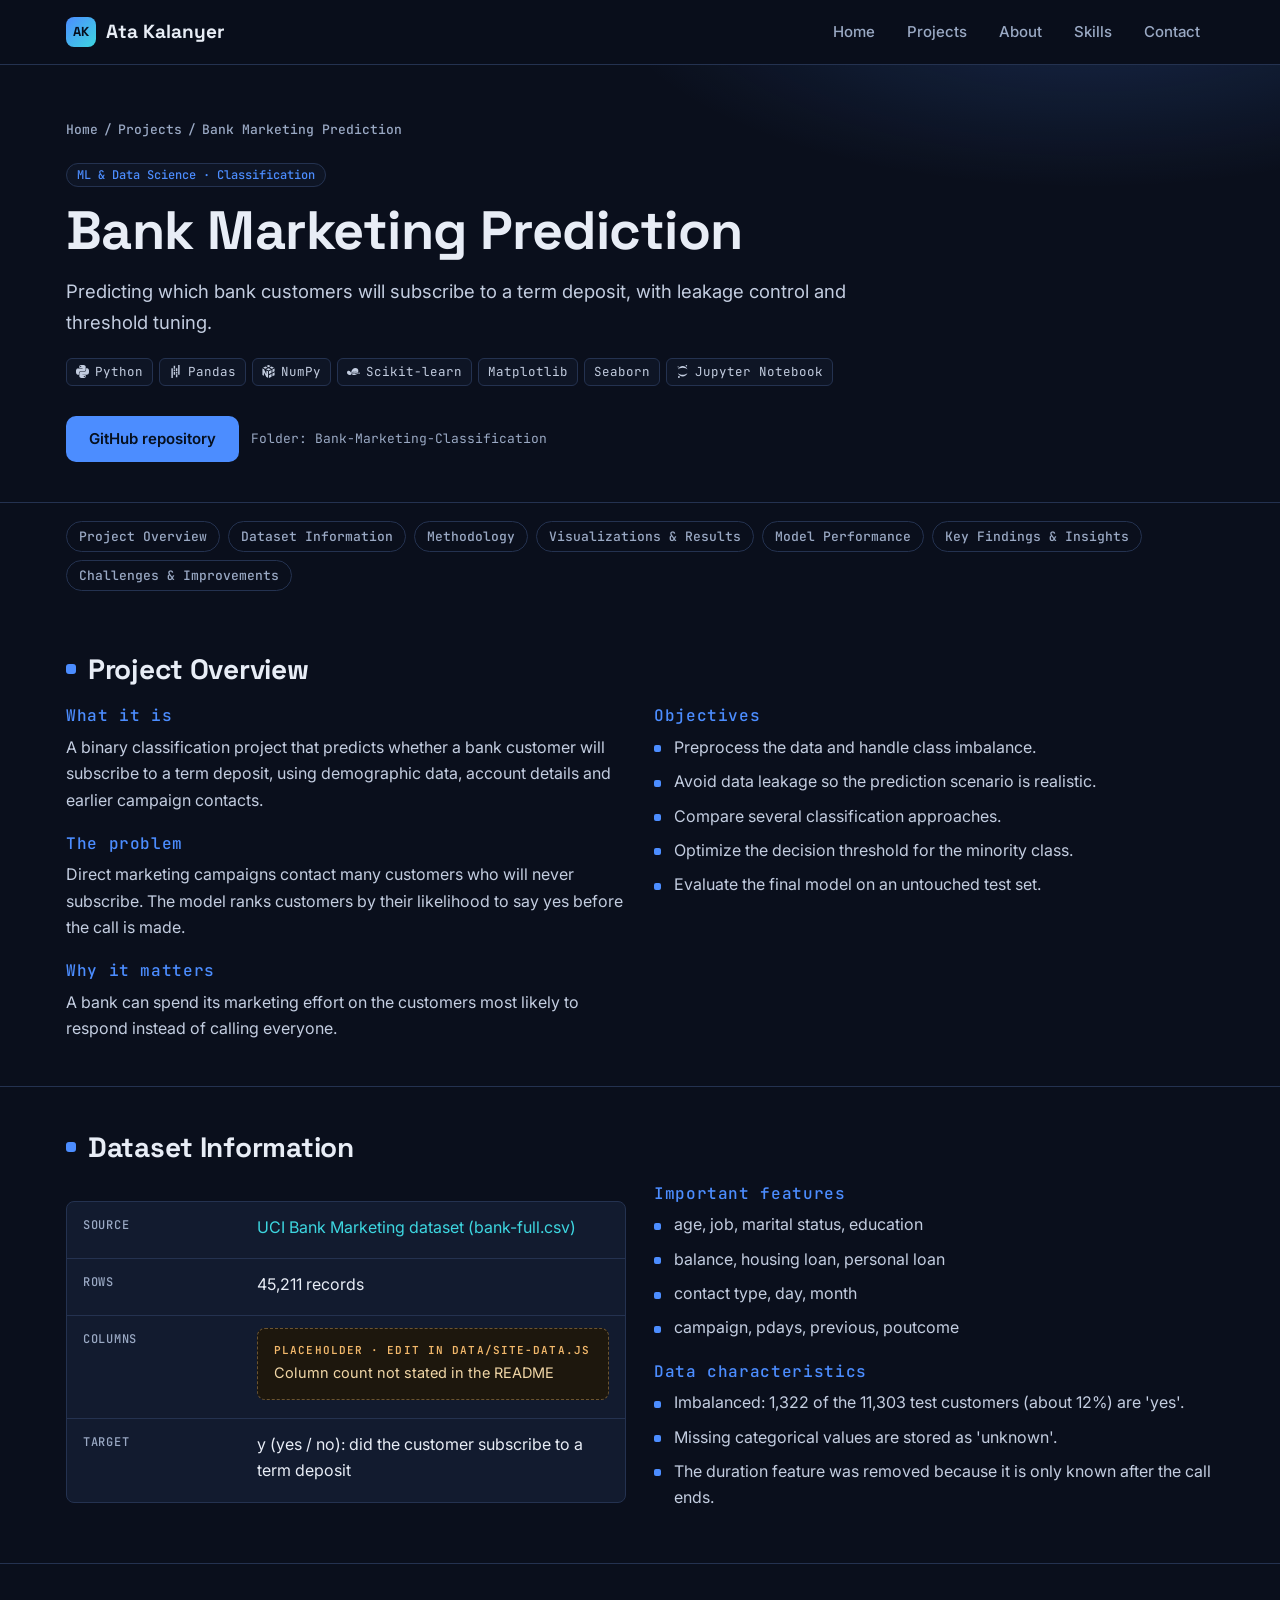
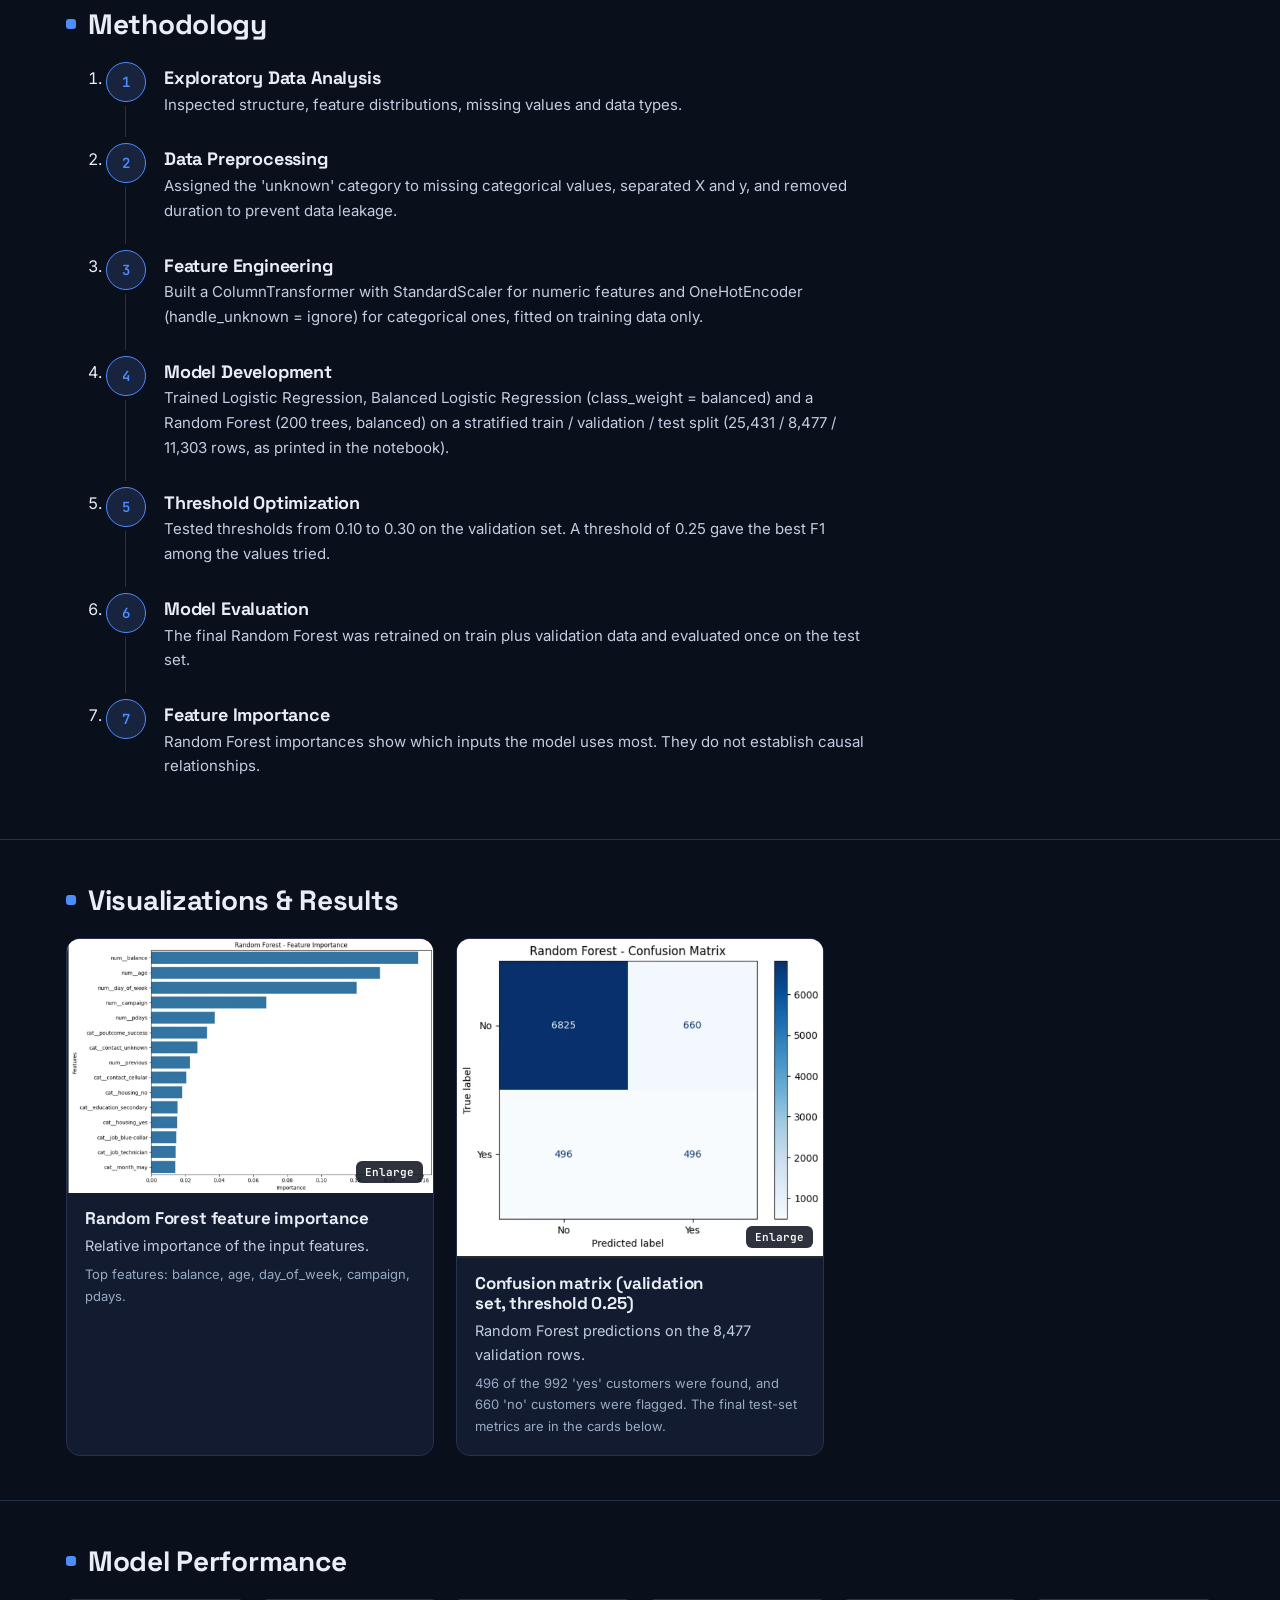
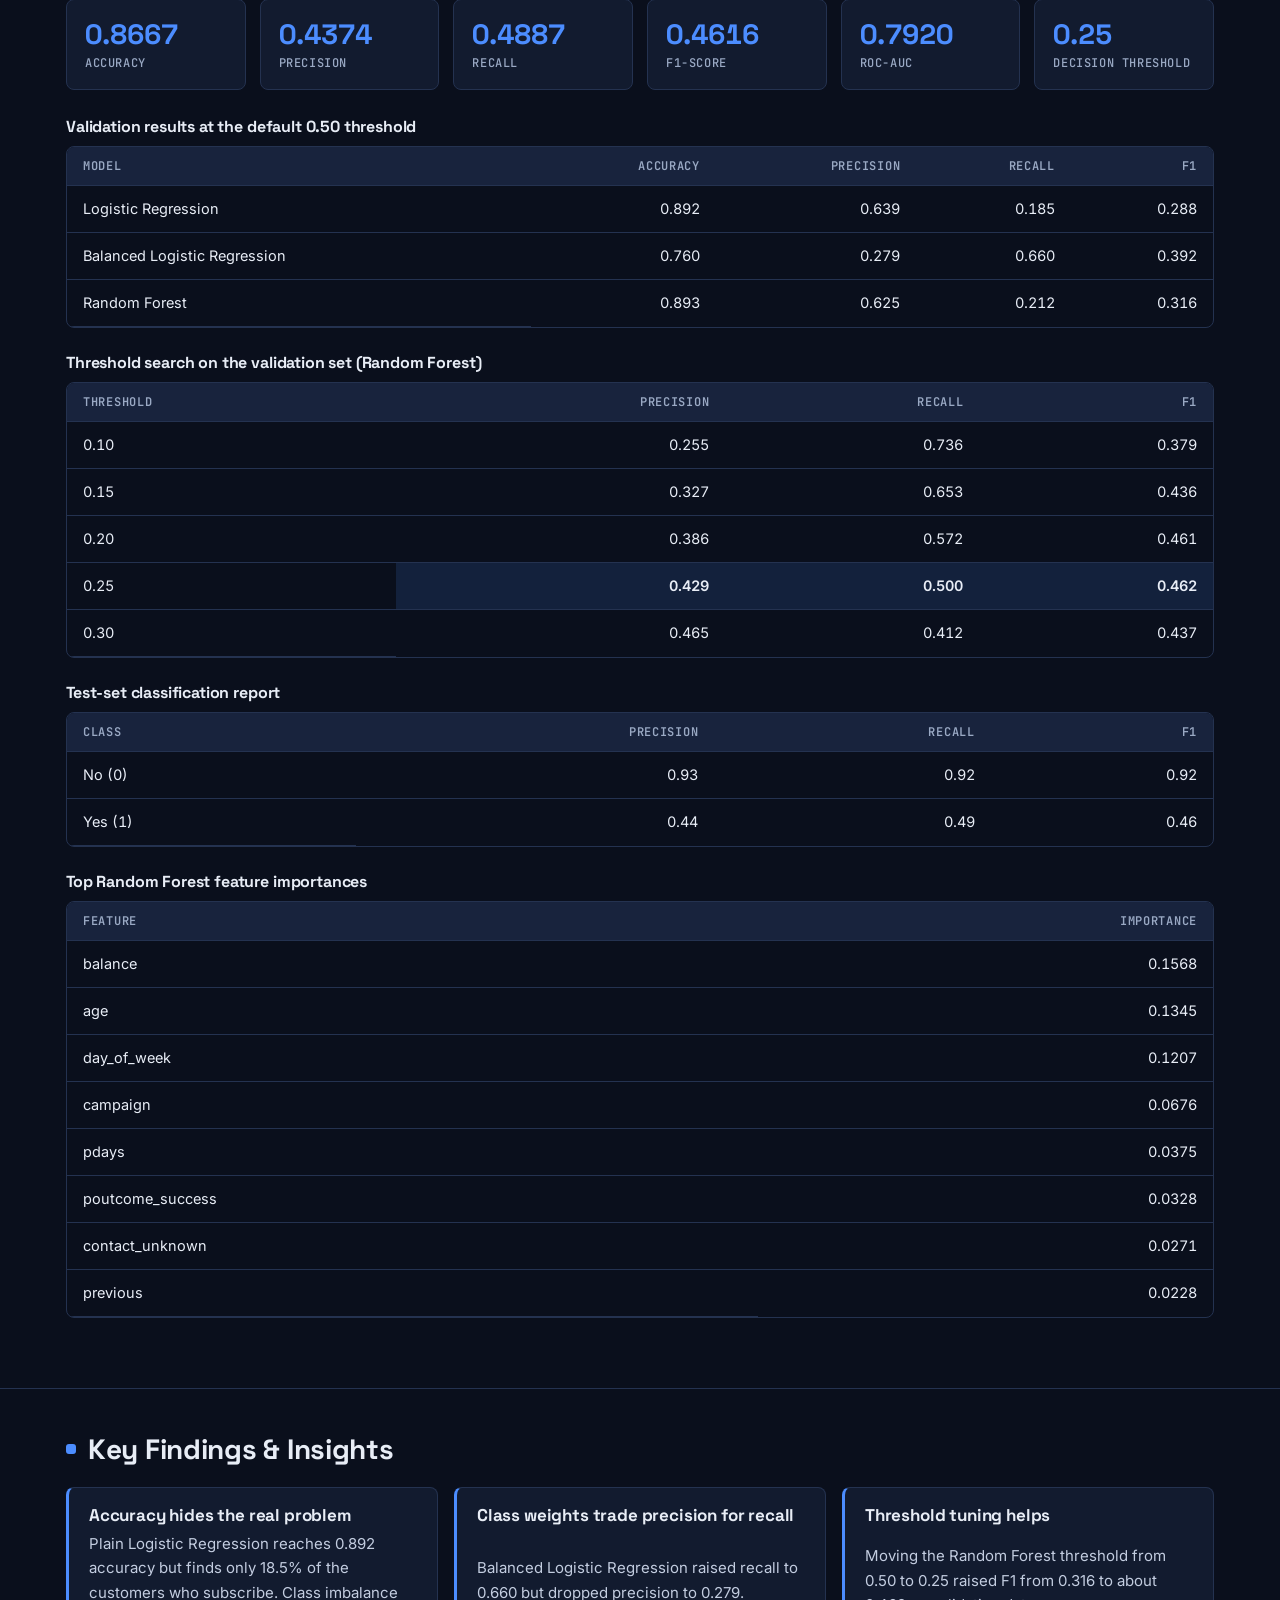
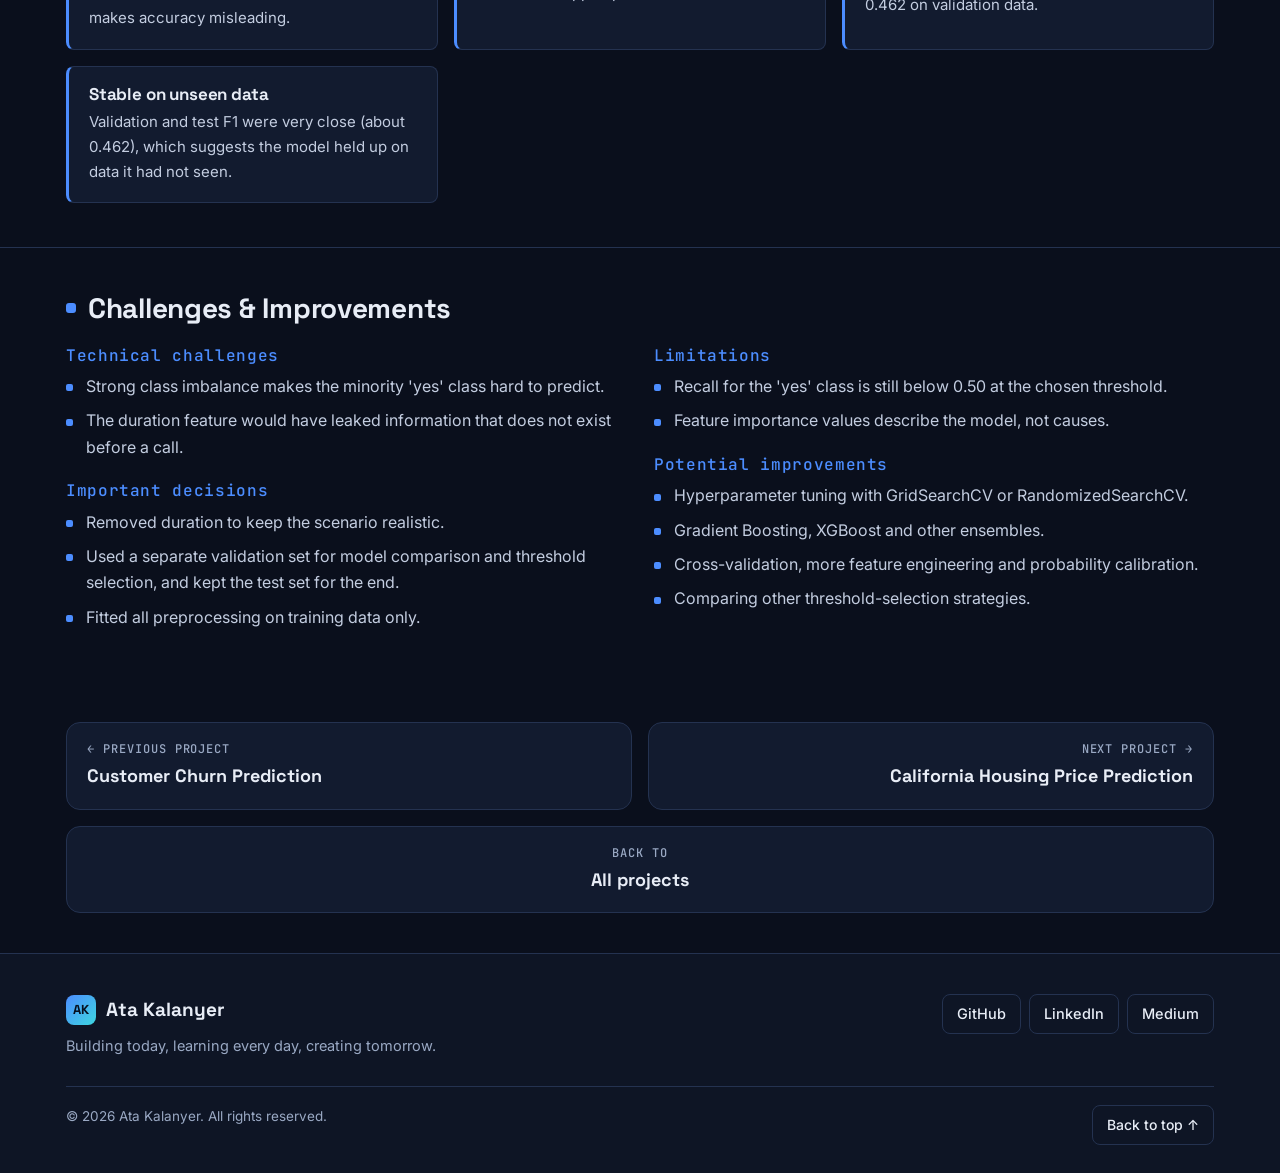
<file: projects/bank-marketing-prediction.html>
<!doctype html>
<html lang="en">
<head>
<meta charset="utf-8">
<meta name="viewport" content="width=device-width, initial-scale=1, viewport-fit=cover">
<title>Bank Marketing Prediction | Ata Kalanyer</title>
<meta name="description" content="Bank Marketing Prediction: Predicting which bank customers will subscribe to a term deposit, with leakage control and threshold tuning.">
<meta property="og:title" content="Bank Marketing Prediction | Ata Kalanyer">
<meta property="og:description" content="Bank Marketing Prediction: Predicting which bank customers will subscribe to a term deposit, with leakage control and threshold tuning.">
<meta property="og:type" content="website">
<meta name="theme-color" content="#0a0f1c">
<link rel="preconnect" href="https://fonts.googleapis.com">
<link rel="preconnect" href="https://fonts.gstatic.com" crossorigin>
<link rel="stylesheet" href="https://fonts.googleapis.com/css2?family=Inter:wght@400;500;600;700&family=JetBrains+Mono:wght@400;500;600&family=Space+Grotesk:wght@500;600;700&display=swap">
<link rel="stylesheet" href="../assets/css/style.css">
</head>
<body class="cat-ml">
<a class="skip" href="#main">Skip to content</a>
<header class="site-header"><div class="wrap">
  <a class="brand" href="../index.html"><span class="brand-mark" aria-hidden="true">AK</span>Ata Kalanyer</a>
  <nav id="nav" class="nav" aria-label="Main"><a href="../index.html">Home</a><a href="../index.html#projects">Projects</a><a href="../index.html#about">About</a><a href="../index.html#skills">Skills</a><a href="../index.html#contact">Contact</a></nav>
  <button class="nav-toggle" type="button" aria-controls="nav" aria-expanded="false" aria-label="Menu"><svg viewBox="0 0 24 24" fill="none" stroke="currentColor" stroke-width="2" stroke-linecap="round" aria-hidden="true"><path d="M4 7h16M4 12h16M4 17h16"/></svg></button>
</div></header>
<main id="main">
<div class="p-hero"><div class="wrap">
  <nav class="crumbs" aria-label="Breadcrumb"><a href="../index.html">Home</a> / <a href="../index.html#projects">Projects</a> / <span>Bank Marketing Prediction</span></nav>
  <span class="pill">ML &amp; Data Science · Classification</span>
  <h1>Bank Marketing Prediction</h1>
  <p class="lead">Predicting which bank customers will subscribe to a term deposit, with leakage control and threshold tuning.</p>
  <ul class="tech" style="margin-top:20px" aria-label="Technologies used"><li><svg viewBox="0 0 24 24" aria-hidden="true" focusable="false"><path d="M14.25.18l.9.2.73.26.59.3.45.32.34.34.25.34.16.33.1.3.04.26.02.2-.01.13V8.5l-.05.63-.13.55-.21.46-.26.38-.3.31-.33.25-.35.19-.35.14-.33.1-.3.07-.26.04-.21.02H8.77l-.69.05-.59.14-.5.22-.41.27-.33.32-.27.35-.2.36-.15.37-.1.35-.07.32-.04.27-.02.21v3.06H3.17l-.21-.03-.28-.07-.32-.12-.35-.18-.36-.26-.36-.36-.35-.46-.32-.59-.28-.73-.21-.88-.14-1.05-.05-1.23.06-1.22.16-1.04.24-.87.32-.71.36-.57.4-.44.42-.33.42-.24.4-.16.36-.1.32-.05.24-.01h.16l.06.01h8.16v-.83H6.18l-.01-2.75-.02-.37.05-.34.11-.31.17-.28.25-.26.31-.23.38-.2.44-.18.51-.15.58-.12.64-.1.71-.06.77-.04.84-.02 1.27.05zm-6.3 1.98l-.23.33-.08.41.08.41.23.34.33.22.41.09.41-.09.33-.22.23-.34.08-.41-.08-.41-.23-.33-.33-.22-.41-.09-.41.09zm13.09 3.95l.28.06.32.12.35.18.36.27.36.35.35.47.32.59.28.73.21.88.14 1.04.05 1.23-.06 1.23-.16 1.04-.24.86-.32.71-.36.57-.4.45-.42.33-.42.24-.4.16-.36.09-.32.05-.24.02-.16-.01h-8.22v.82h5.84l.01 2.76.02.36-.05.34-.11.31-.17.29-.25.25-.31.24-.38.2-.44.17-.51.15-.58.13-.64.09-.71.07-.77.04-.84.01-1.27-.04-1.07-.14-.9-.2-.73-.25-.59-.3-.45-.33-.34-.34-.25-.34-.16-.33-.1-.3-.04-.25-.02-.2.01-.13v-5.34l.05-.64.13-.54.21-.46.26-.38.3-.32.33-.24.35-.2.35-.14.33-.1.3-.06.26-.04.21-.02.13-.01h5.84l.69-.05.59-.14.5-.21.41-.28.33-.32.27-.35.2-.36.15-.36.1-.35.07-.32.04-.28.02-.21V6.07h2.09l.14.01zm-6.47 14.25l-.23.33-.08.41.08.41.23.33.33.23.41.08.41-.08.33-.23.23-.33.08-.41-.08-.41-.23-.33-.33-.23-.41-.08-.41.08z"/></svg>Python</li><li><svg viewBox="0 0 24 24" aria-hidden="true" focusable="false"><path d="M16.922 0h2.623v18.104h-2.623zm-4.126 12.94h2.623v2.57h-2.623zm0-7.037h2.623v5.446h-2.623zm0 11.197h2.623v5.446h-2.623zM4.456 5.896h2.622V24H4.455zm4.213 2.559h2.623v2.57H8.67zm0 4.151h2.623v5.447H8.67zm0-11.187h2.623v5.446H8.67Z"/></svg>Pandas</li><li><svg viewBox="0 0 24 24" aria-hidden="true" focusable="false"><path d="M10.315 4.876L6.3048 2.8517l-4.401 2.1965 4.1186 2.0683zm1.8381.9277l4.2045 2.1223-4.3622 2.1906-4.125-2.0718zm5.6153-2.9213l4.3193 2.1658-3.863 1.9402-4.2131-2.1252zm-1.859-.9329L12.021 0 8.1742 1.9193l4.0068 2.0208zm-3.0401 16.7443V24l4.7107-2.3507-.0053-5.3085zm4.7037-4.2057l-.0052-5.2528-4.6985 2.3356v5.2546zm5.6553-.9845v5.327l-4.0178 2.0052-.0029-5.3028zm0-1.8626V6.4214l-4.0253 2.001.0034 5.2633zM11.2062 11.571L8.0333 9.9756v6.895s-3.8804-8.2564-4.2399-8.998c-.0463-.0957-.2371-.2007-.2858-.2262C2.8118 7.2812.773 6.2485.773 6.2485V18.43l2.8204 1.5076v-6.3674s3.8392 7.3775 3.878 7.458c.0389.0807.4245.8582.8362 1.1314.5485.363 2.8992 1.7766 2.8992 1.7766z"/></svg>NumPy</li><li><svg viewBox="0 0 24 24" aria-hidden="true" focusable="false"><path d="M15.601 5.53c-1.91.035-3.981.91-5.63 2.56-2.93 2.93-2.083 8.53-1.088 9.525.805.804 6.595 1.843 9.526-1.088a9.74 9.74 0 0 0 .584-.643c.043-.292.205-.66.489-1.106a1.848 1.848 0 0 1-.537.176c-.144.265-.37.55-.676.855-.354.335-.607.554-.76.656a.795.795 0 0 1-.437.152c-.35 0-.514-.308-.494-.924-.22.316-.425.549-.612.7a.914.914 0 0 1-.578.224c-.194 0-.36-.09-.496-.273a1.03 1.03 0 0 1-.193-.507 4.016 4.016 0 0 1-.726.583c-.224.132-.47.197-.74.197-.3 0-.543-.096-.727-.288a.978.978 0 0 1-.257-.524v.004c-.3.276-.564.48-.79.611a1.295 1.295 0 0 1-.649.197.693.693 0 0 1-.571-.275c-.145-.183-.218-.43-.218-.739 0-.464.101-1.02.302-1.67.201-.65.445-1.25.733-1.797l.842-.312a.21.21 0 0 1 .06-.013c.063 0 .116.047.157.14.04.095.061.221.061.38 0 .451-.104.888-.312 1.31-.207.422-.532.873-.974 1.352-.018.23-.027.388-.027.474 0 .193.036.345.106.458.071.113.165.169.282.169a.71.71 0 0 0 .382-.13c.132-.084.333-.26.602-.523.028-.418.187-.798.482-1.142.324-.38.685-.569 1.08-.569.206 0 .37.054.494.16a.524.524 0 0 1 .186.417c0 .458-.486.829-1.459 1.114.088.43.32.646.693.646a.807.807 0 0 0 .417-.117c.129-.076.321-.243.575-.497.032-.252.118-.495.259-.728.182-.3.416-.544.701-.73.285-.185.537-.278.756-.278.276 0 .47.127.58.381l.677-.374h.186l-.292.971c-.15.488-.226.823-.226 1.004 0 .19.067.285.202.285.086 0 .181-.045.285-.137.104-.092.25-.232.437-.42v.001c.143-.155.274-.32.392-.494-.19-.084-.285-.21-.285-.375 0-.17.058-.352.174-.545.116-.194.275-.29.479-.29.172 0 .258.088.258.265 0 .139-.05.338-.149.596.367-.04.687-.32.961-.842l.228-.01c1.059-2.438.828-5.075-.83-6.732-1.019-1.02-2.408-1.5-3.895-1.471zm4.725 8.203a8.938 8.938 0 0 1-1.333 2.151 1.09 1.09 0 0 0-.012.147c0 .168.047.309.14.423.092.113.206.17.34.17.296 0 .714-.264 1.254-.787-.001.04-.003.08-.003.121 0 .146.012.368.036.666l.733-.172c0-.2.003-.357.01-.474.01-.157.033-.33.066-.517.02-.11.07-.216.152-.315l.186-.216a5.276 5.276 0 0 1 .378-.397c.062-.055.116-.099.162-.13a.26.26 0 0 1 .123-.046c.055 0 .083.035.083.106 0 .07-.052.236-.156.497-.194.486-.292.848-.292 1.084 0 .175.046.314.136.418a.45.45 0 0 0 .358.155c.365 0 .803-.269 1.313-.808v-.381c-.361.426-.623.64-.784.64-.109 0-.163-.067-.163-.2 0-.1.065-.316.195-.65.19-.486.285-.836.285-1.048a.464.464 0 0 0-.112-.319.36.36 0 0 0-.282-.127c-.165 0-.354.077-.567.233-.213.156-.5.436-.863.84.053-.262.165-.622.335-1.08l-.809.156a6.54 6.54 0 0 0-.399 1.074c-.04.156-.07.316-.092.48a7.447 7.447 0 0 1-.49.45.38.38 0 0 1-.229.08.208.208 0 0 1-.174-.082.352.352 0 0 1-.064-.222c0-.1.019-.214.056-.343.038-.13.12-.373.249-.731l.308-.849zm-17.21-2.927c-.863-.016-1.67.263-2.261.854-1.352 1.352-1.07 3.827.631 5.527 1.7 1.701 4.95 1.21 5.527.632.467-.466 1.07-3.827-.631-5.527-.957-.957-2.158-1.465-3.267-1.486zm12.285.358h.166v.21H15.4zm.427 0h.166v.865l.46-.455h.195l-.364.362.428.684h-.198l-.357-.575-.164.166v.41h-.166zm1.016 0h.166v.21h-.166zm.481.122h.166v.288h.172v.135h-.172v.717c0 .037.006.062.02.075.012.013.037.02.074.02a.23.23 0 0 0 .078-.01v.141a.802.802 0 0 1-.136.014.23.23 0 0 1-.15-.043.15.15 0 0 1-.052-.123v-.79h-.141v-.136h.141zm-3.562.258c.081 0 .15.012.207.038.057.024.1.061.13.11s.045.106.045.173h-.176c-.006-.111-.075-.167-.208-.167a.285.285 0 0 0-.164.041.134.134 0 0 0-.06.117c0 .035.015.065.045.088.03.024.08.044.15.06l.16.039a.47.47 0 0 1 .224.105c.047.046.07.108.07.186a.3.3 0 0 1-.052.175.327.327 0 0 1-.152.116.585.585 0 0 1-.226.041c-.136 0-.24-.03-.309-.088-.069-.059-.105-.149-.109-.269h.176c.004.037.01.065.017.084a.166.166 0 0 0 .034.054c.044.043.112.065.204.065a.31.31 0 0 0 .177-.045.139.139 0 0 0 .067-.119.116.116 0 0 0-.038-.09.287.287 0 0 0-.124-.055l-.156-.038a1.248 1.248 0 0 1-.159-.05.359.359 0 0 1-.098-.061.22.22 0 0 1-.058-.083.32.32 0 0 1-.016-.108c0-.096.036-.174.109-.232a.45.45 0 0 1 .29-.087zm1.035 0a.46.46 0 0 1 .202.043.351.351 0 0 1 .187.212.577.577 0 0 1 .023.126h-.168a.256.256 0 0 0-.078-.168.242.242 0 0 0-.17-.06.248.248 0 0 0-.155.05.306.306 0 0 0-.1.144.662.662 0 0 0-.034.224.58.58 0 0 0 .035.214.299.299 0 0 0 .101.135.261.261 0 0 0 .157.048c.142 0 .227-.084.256-.252h.167a.519.519 0 0 1-.065.22.35.35 0 0 1-.146.138.464.464 0 0 1-.216.048.448.448 0 0 1-.246-.066.441.441 0 0 1-.161-.192.703.703 0 0 1-.057-.293c0-.085.01-.163.032-.233a.522.522 0 0 1 .095-.182.403.403 0 0 1 .15-.117.453.453 0 0 1 .191-.04zm.603.03h.166v1.046H15.4zm1.443 0h.166v1.046h-.166zm-5.05.618c-.08 0-.2.204-.356.611-.155.407-.308.977-.459 1.71.281-.312.509-.662.683-1.05.175-.387.262-.72.262-.999a.455.455 0 0 0-.036-.197c-.025-.05-.056-.075-.093-.075zm4.662 1.797c-.221 0-.431.188-.629.563-.197.376-.296.722-.296 1.038 0 .12.029.216.088.29a.273.273 0 0 0 .223.111c.221 0 .43-.188.625-.565.196-.377.294-.725.294-1.043a.457.457 0 0 0-.083-.29.269.269 0 0 0-.222-.104zm-2.848.007c-.146 0-.285.11-.417.333-.133.222-.2.51-.2.866.566-.159.849-.452.849-.881 0-.212-.077-.318-.232-.318Z"/></svg>Scikit-learn</li><li>Matplotlib</li><li>Seaborn</li><li><svg viewBox="0 0 24 24" aria-hidden="true" focusable="false"><path d="M7.157 22.201A1.784 1.799 0 0 1 5.374 24a1.784 1.799 0 0 1-1.784-1.799 1.784 1.799 0 0 1 1.784-1.799 1.784 1.799 0 0 1 1.783 1.799zM20.582 1.427a1.415 1.427 0 0 1-1.415 1.428 1.415 1.427 0 0 1-1.416-1.428A1.415 1.427 0 0 1 19.167 0a1.415 1.427 0 0 1 1.415 1.427zM4.992 3.336A1.047 1.056 0 0 1 3.946 4.39a1.047 1.056 0 0 1-1.047-1.055A1.047 1.056 0 0 1 3.946 2.28a1.047 1.056 0 0 1 1.046 1.056zm7.336 1.517c3.769 0 7.06 1.38 8.768 3.424a9.363 9.363 0 0 0-3.393-4.547 9.238 9.238 0 0 0-5.377-1.728A9.238 9.238 0 0 0 6.95 3.73a9.363 9.363 0 0 0-3.394 4.547c1.713-2.04 5.004-3.424 8.772-3.424zm.001 13.295c-3.768 0-7.06-1.381-8.768-3.425a9.363 9.363 0 0 0 3.394 4.547A9.238 9.238 0 0 0 12.33 21a9.238 9.238 0 0 0 5.377-1.729 9.363 9.363 0 0 0 3.393-4.547c-1.712 2.044-5.003 3.425-8.772 3.425Z"/></svg>Jupyter Notebook</li></ul>
  <div class="cta-row"><a class="btn btn-primary" href="https://github.com/atakalanyer/Machine-Learning-Projects" target="_blank" rel="noopener noreferrer">GitHub repository</a><span class="subtitle" style="align-self:center;font-family:var(--font-mono);font-size:13px;color:var(--muted)">Folder: Bank-Marketing-Classification</span></div>
  
</div></div>
<div class="wrap"><nav class="toc" aria-label="On this page"><a href="#overview">Project Overview</a><a href="#dataset">Dataset Information</a><a href="#methodology">Methodology</a><a href="#results">Visualizations &amp; Results</a><a href="#performance">Model Performance</a><a href="#findings">Key Findings &amp; Insights</a><a href="#challenges">Challenges &amp; Improvements</a></nav></div>
<section class="p-sec" id="overview"><div class="wrap"><h2>Project Overview</h2><div class="two"><div class="prose"><h3>What it is</h3><p>A binary classification project that predicts whether a bank customer will subscribe to a term deposit, using demographic data, account details and earlier campaign contacts.</p><h3>The problem</h3><p>Direct marketing campaigns contact many customers who will never subscribe. The model ranks customers by their likelihood to say yes before the call is made.</p><h3>Why it matters</h3><p>A bank can spend its marketing effort on the customers most likely to respond instead of calling everyone.</p></div>
    <div class="prose"><h3>Objectives</h3><ul class="bul"><li>Preprocess the data and handle class imbalance.</li><li>Avoid data leakage so the prediction scenario is realistic.</li><li>Compare several classification approaches.</li><li>Optimize the decision threshold for the minority class.</li><li>Evaluate the final model on an untouched test set.</li></ul></div></div></div></section>
<section class="p-sec" id="dataset"><div class="wrap"><h2>Dataset Information</h2><div class="two"><dl class="kv">
      <div><dt>Source</dt><dd><a href="https://archive.ics.uci.edu/dataset/222/bank+marketing" target="_blank" rel="noopener noreferrer">UCI Bank Marketing dataset (bank-full.csv)</a></dd></div>
      <div><dt>Rows</dt><dd>45,211 records</dd></div><div><dt>Columns</dt><dd><div class="ph-box"><b>Placeholder · edit in data/site-data.js</b>Column count not stated in the README</div></dd></div><div><dt>Target</dt><dd>y (yes / no): did the customer subscribe to a term deposit</dd></div></dl>
    <div class="prose"><h3>Important features</h3><ul class="bul"><li>age, job, marital status, education</li><li>balance, housing loan, personal loan</li><li>contact type, day, month</li><li>campaign, pdays, previous, poutcome</li></ul><h3>Data characteristics</h3><ul class="bul"><li>Imbalanced: 1,322 of the 11,303 test customers (about 12%) are 'yes'.</li><li>Missing categorical values are stored as 'unknown'.</li><li>The duration feature was removed because it is only known after the call ends.</li></ul></div></div></div></section>
<section class="p-sec" id="methodology"><div class="wrap"><h2>Methodology</h2><ol class="timeline"><li><h3>Exploratory Data Analysis</h3><p>Inspected structure, feature distributions, missing values and data types.</p></li><li><h3>Data Preprocessing</h3><p>Assigned the 'unknown' category to missing categorical values, separated X and y, and removed duration to prevent data leakage.</p></li><li><h3>Feature Engineering</h3><p>Built a ColumnTransformer with StandardScaler for numeric features and OneHotEncoder (handle_unknown = ignore) for categorical ones, fitted on training data only.</p></li><li><h3>Model Development</h3><p>Trained Logistic Regression, Balanced Logistic Regression (class_weight = balanced) and a Random Forest (200 trees, balanced) on a stratified train / validation / test split (25,431 / 8,477 / 11,303 rows, as printed in the notebook).</p></li><li><h3>Threshold Optimization</h3><p>Tested thresholds from 0.10 to 0.30 on the validation set. A threshold of 0.25 gave the best F1 among the values tried.</p></li><li><h3>Model Evaluation</h3><p>The final Random Forest was retrained on train plus validation data and evaluated once on the test set.</p></li><li><h3>Feature Importance</h3><p>Random Forest importances show which inputs the model uses most. They do not establish causal relationships.</p></li></ol></div></section>
<section class="p-sec" id="results"><div class="wrap"><h2>Visualizations &amp; Results</h2><div class="gallery"><figure class="fig"><button type="button" data-lightbox data-src="../assets/img/ml/bank/feature-importance.webp" data-alt="Random Forest feature importance" data-title="Random Forest feature importance" data-desc="Relative importance of the input features. Top features: balance, age, day_of_week, campaign, pdays." aria-label="Enlarge: Random Forest feature importance"><img src="../assets/img/ml/bank/feature-importance.webp" alt="Random Forest feature importance" loading="lazy"><span class="zoom">Enlarge</span></button><figcaption><h3>Random Forest feature importance</h3><p>Relative importance of the input features.</p><small>Top features: balance, age, day_of_week, campaign, pdays.</small></figcaption></figure><figure class="fig"><button type="button" data-lightbox data-src="../assets/img/ml/bank/confusion-matrix.webp" data-alt="Confusion matrix (validation set, threshold 0.25)" data-title="Confusion matrix (validation set, threshold 0.25)" data-desc="Random Forest predictions on the 8,477 validation rows. 496 of the 992 'yes' customers were found, and 660 'no' customers were flagged. The final test-set metrics are in the cards below." aria-label="Enlarge: Confusion matrix (validation set, threshold 0.25)"><img src="../assets/img/ml/bank/confusion-matrix.webp" alt="Confusion matrix (validation set, threshold 0.25)" loading="lazy"><span class="zoom">Enlarge</span></button><figcaption><h3>Confusion matrix (validation set, threshold 0.25)</h3><p>Random Forest predictions on the 8,477 validation rows.</p><small>496 of the 992 'yes' customers were found, and 660 'no' customers were flagged. The final test-set metrics are in the cards below.</small></figcaption></figure></div></div></section>
<section class="p-sec" id="performance"><div class="wrap"><h2>Model Performance</h2><div class="metrics"><div class="metric"><b>0.8667</b><span>Accuracy</span></div><div class="metric"><b>0.4374</b><span>Precision</span></div><div class="metric"><b>0.4887</b><span>Recall</span></div><div class="metric"><b>0.4616</b><span>F1-score</span></div><div class="metric"><b>0.7920</b><span>ROC-AUC</span></div><div class="metric"><b>0.25</b><span>Decision threshold</span></div></div><div class="tbl-wrap"><h3>Validation results at the default 0.50 threshold</h3><div class="tbl-scroll"><table><thead><tr><th scope="col">Model</th><th scope="col">Accuracy</th><th scope="col">Precision</th><th scope="col">Recall</th><th scope="col">F1</th></tr></thead><tbody><tr><th scope="row" style="background:none;text-transform:none;letter-spacing:0;font:inherit;color:inherit">Logistic Regression</th><td>0.892</td><td>0.639</td><td>0.185</td><td>0.288</td></tr><tr><th scope="row" style="background:none;text-transform:none;letter-spacing:0;font:inherit;color:inherit">Balanced Logistic Regression</th><td>0.760</td><td>0.279</td><td>0.660</td><td>0.392</td></tr><tr><th scope="row" style="background:none;text-transform:none;letter-spacing:0;font:inherit;color:inherit">Random Forest</th><td>0.893</td><td>0.625</td><td>0.212</td><td>0.316</td></tr></tbody></table></div></div><div class="tbl-wrap"><h3>Threshold search on the validation set (Random Forest)</h3><div class="tbl-scroll"><table><thead><tr><th scope="col">Threshold</th><th scope="col">Precision</th><th scope="col">Recall</th><th scope="col">F1</th></tr></thead><tbody><tr><th scope="row" style="background:none;text-transform:none;letter-spacing:0;font:inherit;color:inherit">0.10</th><td>0.255</td><td>0.736</td><td>0.379</td></tr><tr><th scope="row" style="background:none;text-transform:none;letter-spacing:0;font:inherit;color:inherit">0.15</th><td>0.327</td><td>0.653</td><td>0.436</td></tr><tr><th scope="row" style="background:none;text-transform:none;letter-spacing:0;font:inherit;color:inherit">0.20</th><td>0.386</td><td>0.572</td><td>0.461</td></tr><tr class="hl"><th scope="row" style="background:none;text-transform:none;letter-spacing:0;font:inherit;color:inherit">0.25</th><td>0.429</td><td>0.500</td><td>0.462</td></tr><tr><th scope="row" style="background:none;text-transform:none;letter-spacing:0;font:inherit;color:inherit">0.30</th><td>0.465</td><td>0.412</td><td>0.437</td></tr></tbody></table></div></div><div class="tbl-wrap"><h3>Test-set classification report</h3><div class="tbl-scroll"><table><thead><tr><th scope="col">Class</th><th scope="col">Precision</th><th scope="col">Recall</th><th scope="col">F1</th></tr></thead><tbody><tr><th scope="row" style="background:none;text-transform:none;letter-spacing:0;font:inherit;color:inherit">No (0)</th><td>0.93</td><td>0.92</td><td>0.92</td></tr><tr><th scope="row" style="background:none;text-transform:none;letter-spacing:0;font:inherit;color:inherit">Yes (1)</th><td>0.44</td><td>0.49</td><td>0.46</td></tr></tbody></table></div></div><div class="tbl-wrap"><h3>Top Random Forest feature importances</h3><div class="tbl-scroll"><table><thead><tr><th scope="col">Feature</th><th scope="col">Importance</th></tr></thead><tbody><tr><th scope="row" style="background:none;text-transform:none;letter-spacing:0;font:inherit;color:inherit">balance</th><td>0.1568</td></tr><tr><th scope="row" style="background:none;text-transform:none;letter-spacing:0;font:inherit;color:inherit">age</th><td>0.1345</td></tr><tr><th scope="row" style="background:none;text-transform:none;letter-spacing:0;font:inherit;color:inherit">day_of_week</th><td>0.1207</td></tr><tr><th scope="row" style="background:none;text-transform:none;letter-spacing:0;font:inherit;color:inherit">campaign</th><td>0.0676</td></tr><tr><th scope="row" style="background:none;text-transform:none;letter-spacing:0;font:inherit;color:inherit">pdays</th><td>0.0375</td></tr><tr><th scope="row" style="background:none;text-transform:none;letter-spacing:0;font:inherit;color:inherit">poutcome_success</th><td>0.0328</td></tr><tr><th scope="row" style="background:none;text-transform:none;letter-spacing:0;font:inherit;color:inherit">contact_unknown</th><td>0.0271</td></tr><tr><th scope="row" style="background:none;text-transform:none;letter-spacing:0;font:inherit;color:inherit">previous</th><td>0.0228</td></tr></tbody></table></div></div></div></section>
<section class="p-sec" id="findings"><div class="wrap"><h2>Key Findings &amp; Insights</h2><div class="findings"><div class="finding"><h3>Accuracy hides the real problem</h3><p>Plain Logistic Regression reaches 0.892 accuracy but finds only 18.5% of the customers who subscribe. Class imbalance makes accuracy misleading.</p></div><div class="finding"><h3>Class weights trade precision for recall</h3><p>Balanced Logistic Regression raised recall to 0.660 but dropped precision to 0.279.</p></div><div class="finding"><h3>Threshold tuning helps</h3><p>Moving the Random Forest threshold from 0.50 to 0.25 raised F1 from 0.316 to about 0.462 on validation data.</p></div><div class="finding"><h3>Stable on unseen data</h3><p>Validation and test F1 were very close (about 0.462), which suggests the model held up on data it had not seen.</p></div></div></div></section>
<section class="p-sec" id="challenges"><div class="wrap"><h2>Challenges &amp; Improvements</h2><div class="two"><div class="prose"><h3>Technical challenges</h3><ul class="bul"><li>Strong class imbalance makes the minority 'yes' class hard to predict.</li><li>The duration feature would have leaked information that does not exist before a call.</li></ul><h3>Important decisions</h3><ul class="bul"><li>Removed duration to keep the scenario realistic.</li><li>Used a separate validation set for model comparison and threshold selection, and kept the test set for the end.</li><li>Fitted all preprocessing on training data only.</li></ul></div><div class="prose"><h3>Limitations</h3><ul class="bul"><li>Recall for the 'yes' class is still below 0.50 at the chosen threshold.</li><li>Feature importance values describe the model, not causes.</li></ul><h3>Potential improvements</h3><ul class="bul"><li>Hyperparameter tuning with GridSearchCV or RandomizedSearchCV.</li><li>Gradient Boosting, XGBoost and other ensembles.</li><li>Cross-validation, more feature engineering and probability calibration.</li><li>Comparing other threshold-selection strategies.</li></ul></div></div></div></section>
<div class="wrap"><nav class="pager" aria-label="Project navigation">
  <a class="prev" href="customer-churn-prediction.html"><small>← Previous project</small><b>Customer Churn Prediction</b></a>
  <a class="next" href="california-housing-price-prediction.html"><small>Next project →</small><b>California Housing Price Prediction</b></a>
  <a class="pager-all" href="../index.html#projects"><small>Back to</small><b>All projects</b></a>
</nav></div>
</main>
<footer class="site-footer"><div class="wrap">
  <div class="foot">
    <div><a class="brand" href="../index.html"><span class="brand-mark" aria-hidden="true">AK</span>Ata Kalanyer</a><p>Building today, learning every day, creating tomorrow.</p></div>
    <div class="social" aria-label="Social links">
      <a href="https://github.com/atakalanyer" target="_blank" rel="noopener noreferrer">GitHub</a>
      <a href="https://www.linkedin.com/in/atakalanyer/" target="_blank" rel="noopener noreferrer">LinkedIn</a>
      <a href="https://medium.com/@atakalanyer852" target="_blank" rel="noopener noreferrer">Medium</a>
    </div>
  </div>
  <div class="copy"><span>&copy; 2026 Ata Kalanyer. All rights reserved.</span><button class="to-top" type="button">Back to top ↑</button></div>
</div></footer>
<dialog class="lb" id="lb" aria-label="Image viewer">
  <div class="lb-in"><div class="lb-img"><img id="lb-img" alt=""></div><div class="lb-cap"><b id="lb-title"></b><span id="lb-desc"></span></div></div>
  <button class="lb-btn lb-close" id="lb-close" type="button" aria-label="Close">✕</button>
  <button class="lb-btn lb-prev" id="lb-prev" type="button" aria-label="Previous image">‹</button>
  <button class="lb-btn lb-next" id="lb-next" type="button" aria-label="Next image">›</button>
</dialog>
<script src="../assets/js/main.js"></script>
</body>
</html>
</file>
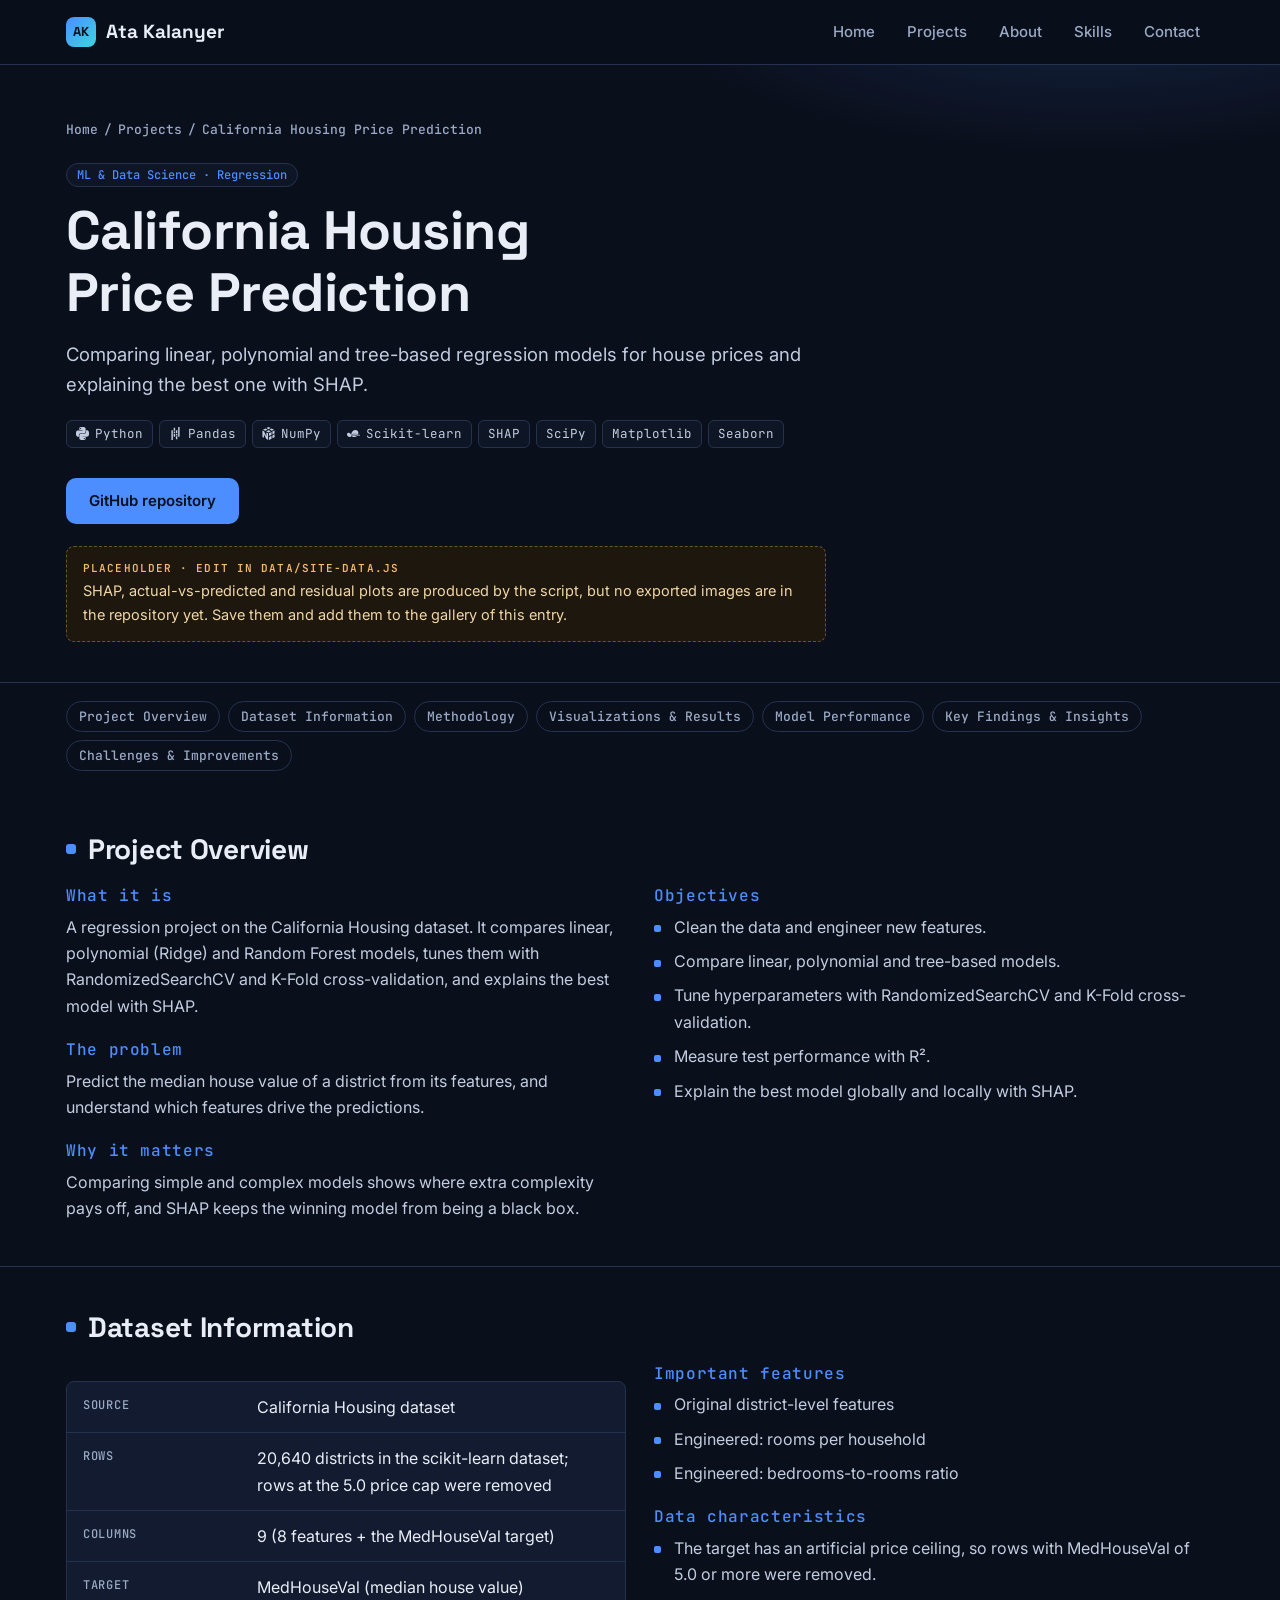
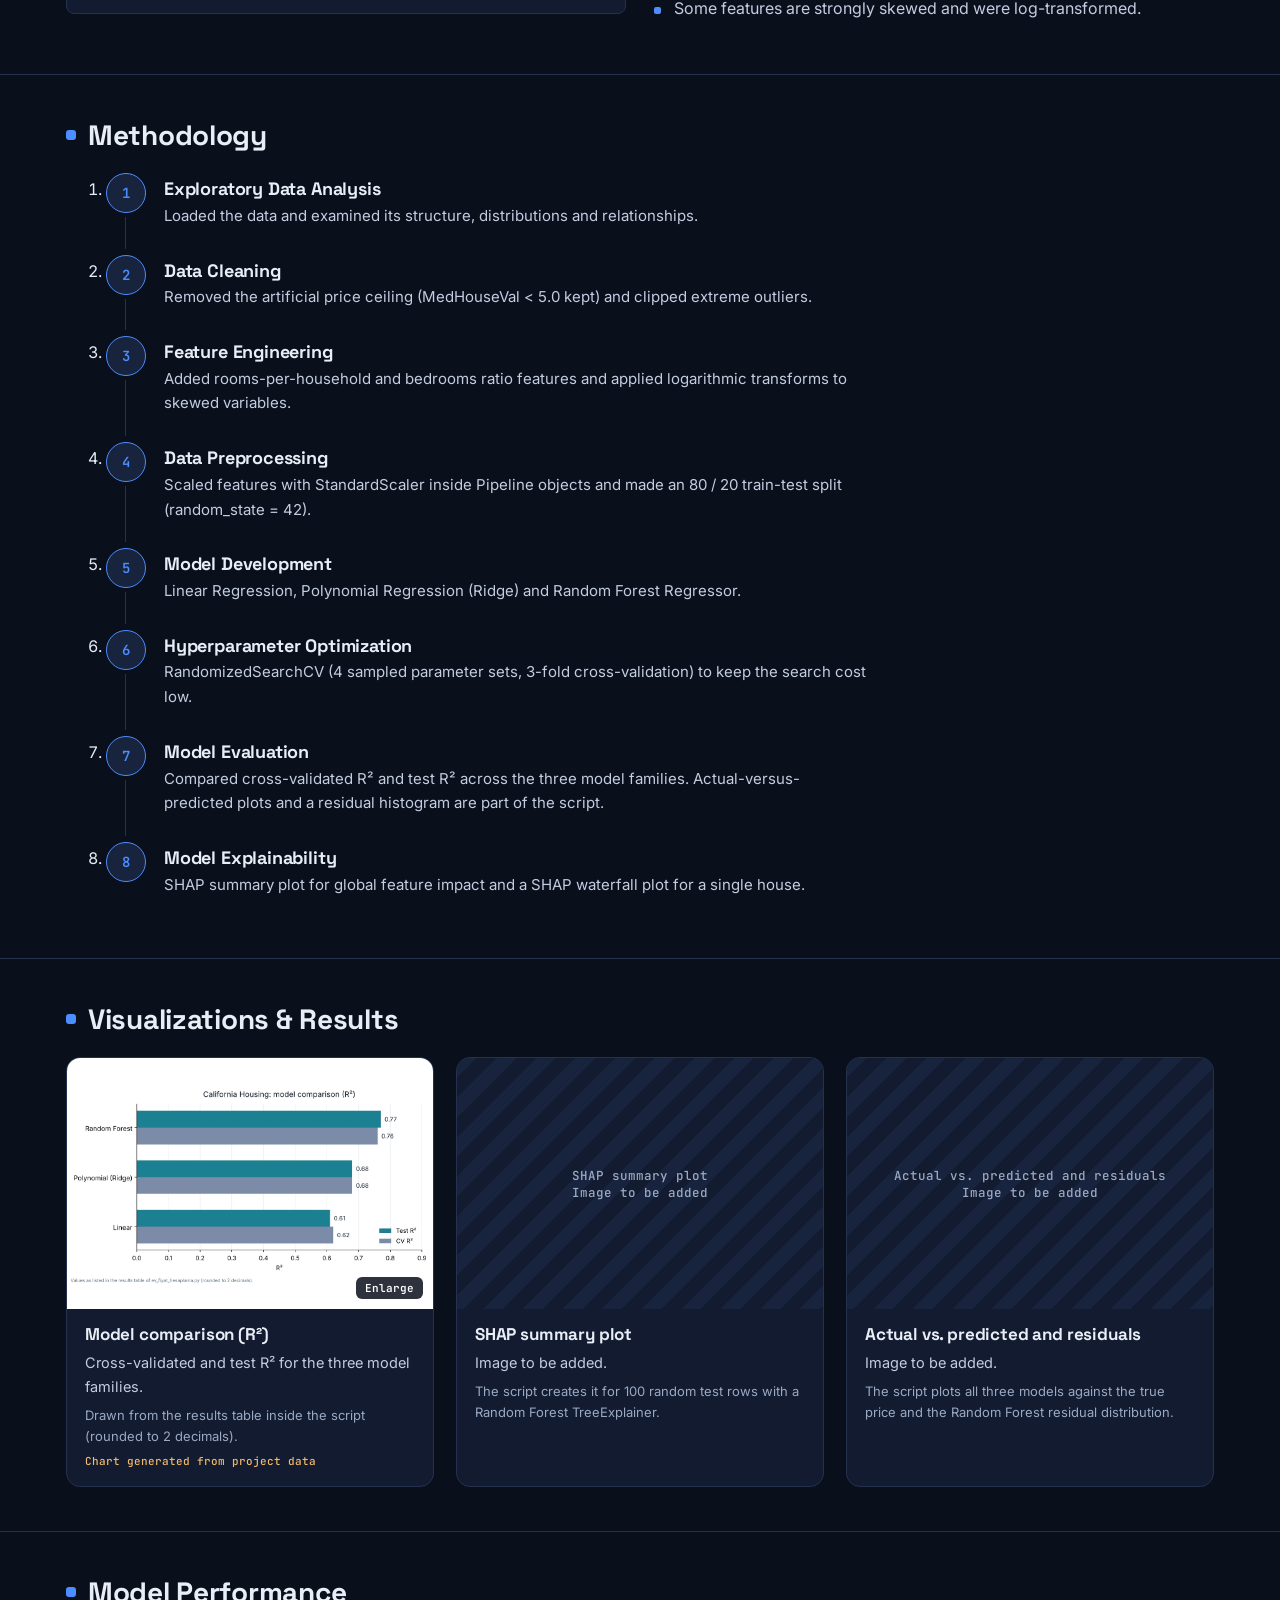
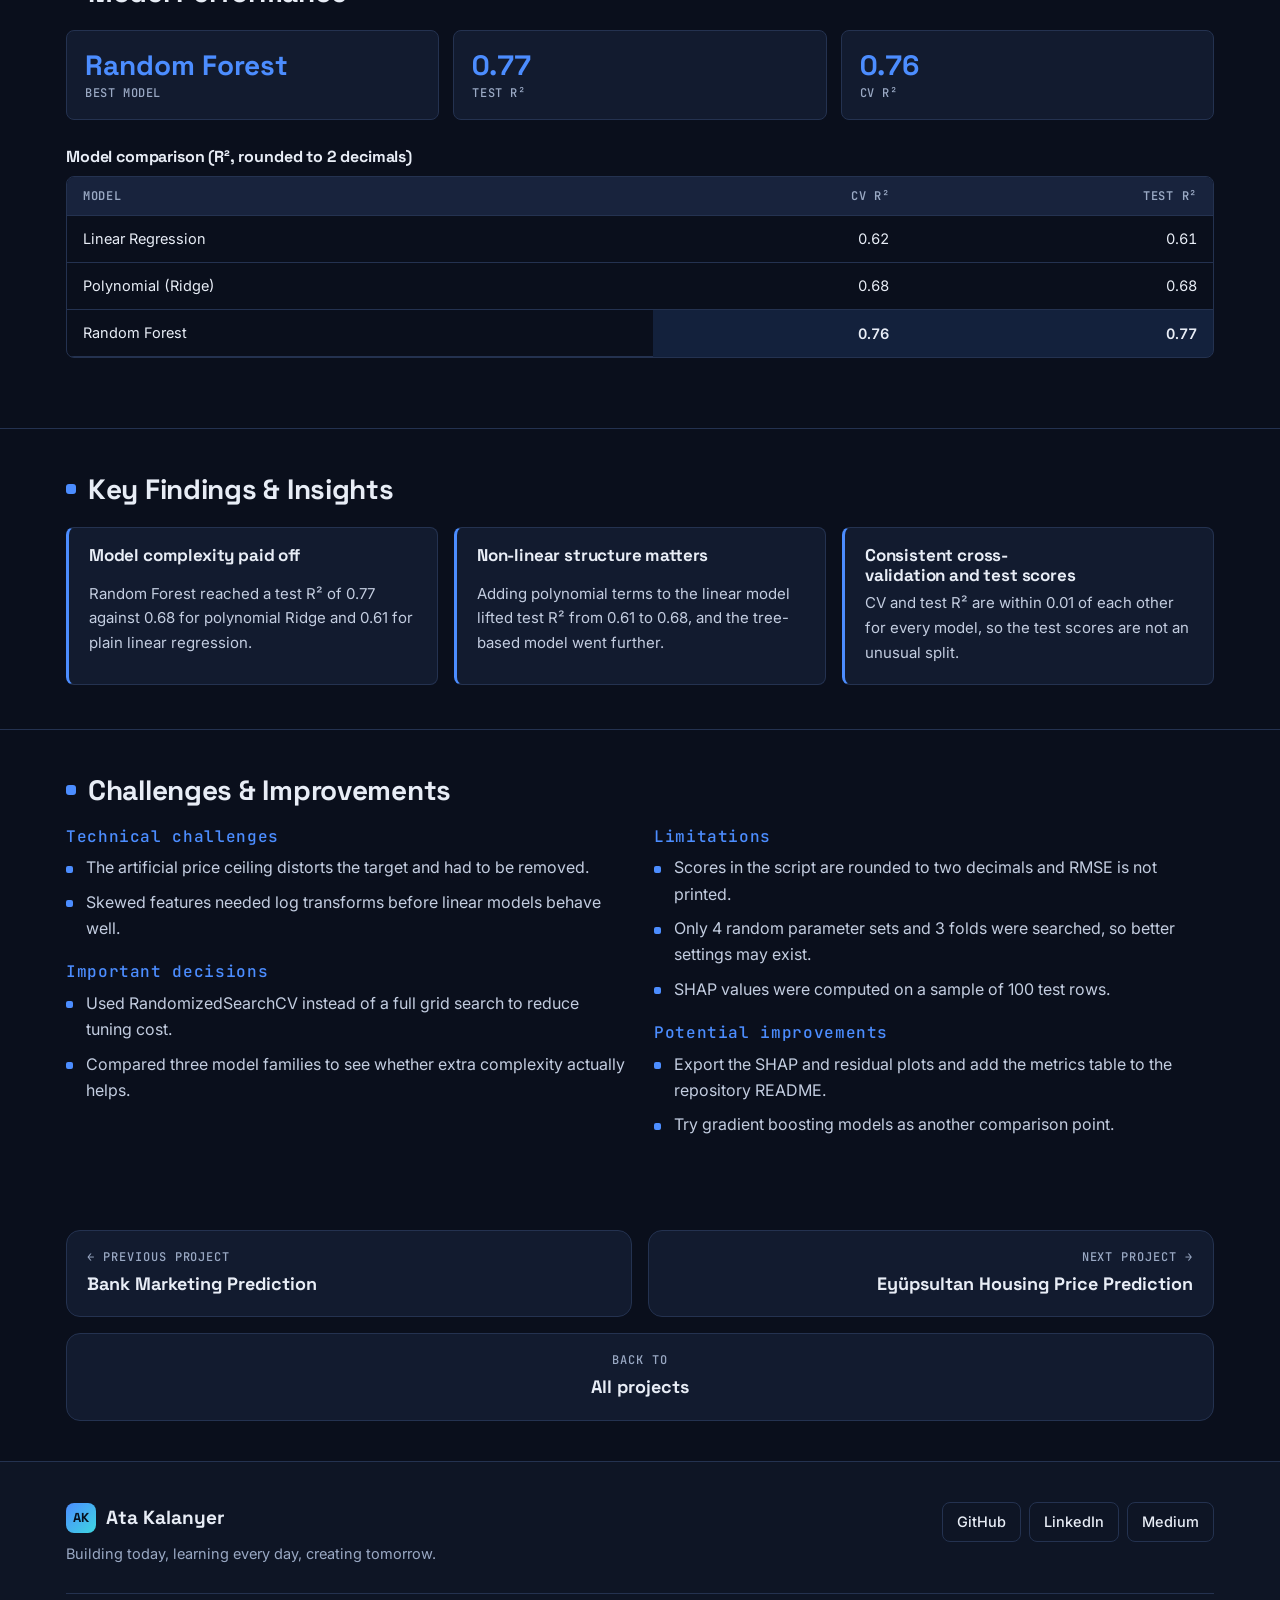
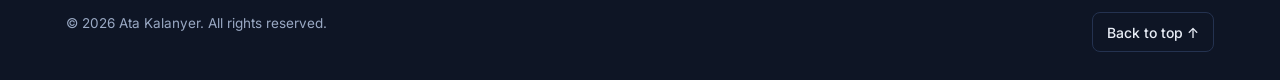
<file: projects/california-housing-price-prediction.html>
<!doctype html>
<html lang="en">
<head>
<meta charset="utf-8">
<meta name="viewport" content="width=device-width, initial-scale=1, viewport-fit=cover">
<title>California Housing Price Prediction | Ata Kalanyer</title>
<meta name="description" content="California Housing Price Prediction: Comparing linear, polynomial and tree-based regression models for house prices and explaining the best one with SHAP.">
<meta property="og:title" content="California Housing Price Prediction | Ata Kalanyer">
<meta property="og:description" content="California Housing Price Prediction: Comparing linear, polynomial and tree-based regression models for house prices and explaining the best one with SHAP.">
<meta property="og:type" content="website">
<meta name="theme-color" content="#0a0f1c">
<link rel="preconnect" href="https://fonts.googleapis.com">
<link rel="preconnect" href="https://fonts.gstatic.com" crossorigin>
<link rel="stylesheet" href="https://fonts.googleapis.com/css2?family=Inter:wght@400;500;600;700&family=JetBrains+Mono:wght@400;500;600&family=Space+Grotesk:wght@500;600;700&display=swap">
<link rel="stylesheet" href="../assets/css/style.css">
</head>
<body class="cat-ml">
<a class="skip" href="#main">Skip to content</a>
<header class="site-header"><div class="wrap">
  <a class="brand" href="../index.html"><span class="brand-mark" aria-hidden="true">AK</span>Ata Kalanyer</a>
  <nav id="nav" class="nav" aria-label="Main"><a href="../index.html">Home</a><a href="../index.html#projects">Projects</a><a href="../index.html#about">About</a><a href="../index.html#skills">Skills</a><a href="../index.html#contact">Contact</a></nav>
  <button class="nav-toggle" type="button" aria-controls="nav" aria-expanded="false" aria-label="Menu"><svg viewBox="0 0 24 24" fill="none" stroke="currentColor" stroke-width="2" stroke-linecap="round" aria-hidden="true"><path d="M4 7h16M4 12h16M4 17h16"/></svg></button>
</div></header>
<main id="main">
<div class="p-hero"><div class="wrap">
  <nav class="crumbs" aria-label="Breadcrumb"><a href="../index.html">Home</a> / <a href="../index.html#projects">Projects</a> / <span>California Housing Price Prediction</span></nav>
  <span class="pill">ML &amp; Data Science · Regression</span>
  <h1>California Housing Price Prediction</h1>
  <p class="lead">Comparing linear, polynomial and tree-based regression models for house prices and explaining the best one with SHAP.</p>
  <ul class="tech" style="margin-top:20px" aria-label="Technologies used"><li><svg viewBox="0 0 24 24" aria-hidden="true" focusable="false"><path d="M14.25.18l.9.2.73.26.59.3.45.32.34.34.25.34.16.33.1.3.04.26.02.2-.01.13V8.5l-.05.63-.13.55-.21.46-.26.38-.3.31-.33.25-.35.19-.35.14-.33.1-.3.07-.26.04-.21.02H8.77l-.69.05-.59.14-.5.22-.41.27-.33.32-.27.35-.2.36-.15.37-.1.35-.07.32-.04.27-.02.21v3.06H3.17l-.21-.03-.28-.07-.32-.12-.35-.18-.36-.26-.36-.36-.35-.46-.32-.59-.28-.73-.21-.88-.14-1.05-.05-1.23.06-1.22.16-1.04.24-.87.32-.71.36-.57.4-.44.42-.33.42-.24.4-.16.36-.1.32-.05.24-.01h.16l.06.01h8.16v-.83H6.18l-.01-2.75-.02-.37.05-.34.11-.31.17-.28.25-.26.31-.23.38-.2.44-.18.51-.15.58-.12.64-.1.71-.06.77-.04.84-.02 1.27.05zm-6.3 1.98l-.23.33-.08.41.08.41.23.34.33.22.41.09.41-.09.33-.22.23-.34.08-.41-.08-.41-.23-.33-.33-.22-.41-.09-.41.09zm13.09 3.95l.28.06.32.12.35.18.36.27.36.35.35.47.32.59.28.73.21.88.14 1.04.05 1.23-.06 1.23-.16 1.04-.24.86-.32.71-.36.57-.4.45-.42.33-.42.24-.4.16-.36.09-.32.05-.24.02-.16-.01h-8.22v.82h5.84l.01 2.76.02.36-.05.34-.11.31-.17.29-.25.25-.31.24-.38.2-.44.17-.51.15-.58.13-.64.09-.71.07-.77.04-.84.01-1.27-.04-1.07-.14-.9-.2-.73-.25-.59-.3-.45-.33-.34-.34-.25-.34-.16-.33-.1-.3-.04-.25-.02-.2.01-.13v-5.34l.05-.64.13-.54.21-.46.26-.38.3-.32.33-.24.35-.2.35-.14.33-.1.3-.06.26-.04.21-.02.13-.01h5.84l.69-.05.59-.14.5-.21.41-.28.33-.32.27-.35.2-.36.15-.36.1-.35.07-.32.04-.28.02-.21V6.07h2.09l.14.01zm-6.47 14.25l-.23.33-.08.41.08.41.23.33.33.23.41.08.41-.08.33-.23.23-.33.08-.41-.08-.41-.23-.33-.33-.23-.41-.08-.41.08z"/></svg>Python</li><li><svg viewBox="0 0 24 24" aria-hidden="true" focusable="false"><path d="M16.922 0h2.623v18.104h-2.623zm-4.126 12.94h2.623v2.57h-2.623zm0-7.037h2.623v5.446h-2.623zm0 11.197h2.623v5.446h-2.623zM4.456 5.896h2.622V24H4.455zm4.213 2.559h2.623v2.57H8.67zm0 4.151h2.623v5.447H8.67zm0-11.187h2.623v5.446H8.67Z"/></svg>Pandas</li><li><svg viewBox="0 0 24 24" aria-hidden="true" focusable="false"><path d="M10.315 4.876L6.3048 2.8517l-4.401 2.1965 4.1186 2.0683zm1.8381.9277l4.2045 2.1223-4.3622 2.1906-4.125-2.0718zm5.6153-2.9213l4.3193 2.1658-3.863 1.9402-4.2131-2.1252zm-1.859-.9329L12.021 0 8.1742 1.9193l4.0068 2.0208zm-3.0401 16.7443V24l4.7107-2.3507-.0053-5.3085zm4.7037-4.2057l-.0052-5.2528-4.6985 2.3356v5.2546zm5.6553-.9845v5.327l-4.0178 2.0052-.0029-5.3028zm0-1.8626V6.4214l-4.0253 2.001.0034 5.2633zM11.2062 11.571L8.0333 9.9756v6.895s-3.8804-8.2564-4.2399-8.998c-.0463-.0957-.2371-.2007-.2858-.2262C2.8118 7.2812.773 6.2485.773 6.2485V18.43l2.8204 1.5076v-6.3674s3.8392 7.3775 3.878 7.458c.0389.0807.4245.8582.8362 1.1314.5485.363 2.8992 1.7766 2.8992 1.7766z"/></svg>NumPy</li><li><svg viewBox="0 0 24 24" aria-hidden="true" focusable="false"><path d="M15.601 5.53c-1.91.035-3.981.91-5.63 2.56-2.93 2.93-2.083 8.53-1.088 9.525.805.804 6.595 1.843 9.526-1.088a9.74 9.74 0 0 0 .584-.643c.043-.292.205-.66.489-1.106a1.848 1.848 0 0 1-.537.176c-.144.265-.37.55-.676.855-.354.335-.607.554-.76.656a.795.795 0 0 1-.437.152c-.35 0-.514-.308-.494-.924-.22.316-.425.549-.612.7a.914.914 0 0 1-.578.224c-.194 0-.36-.09-.496-.273a1.03 1.03 0 0 1-.193-.507 4.016 4.016 0 0 1-.726.583c-.224.132-.47.197-.74.197-.3 0-.543-.096-.727-.288a.978.978 0 0 1-.257-.524v.004c-.3.276-.564.48-.79.611a1.295 1.295 0 0 1-.649.197.693.693 0 0 1-.571-.275c-.145-.183-.218-.43-.218-.739 0-.464.101-1.02.302-1.67.201-.65.445-1.25.733-1.797l.842-.312a.21.21 0 0 1 .06-.013c.063 0 .116.047.157.14.04.095.061.221.061.38 0 .451-.104.888-.312 1.31-.207.422-.532.873-.974 1.352-.018.23-.027.388-.027.474 0 .193.036.345.106.458.071.113.165.169.282.169a.71.71 0 0 0 .382-.13c.132-.084.333-.26.602-.523.028-.418.187-.798.482-1.142.324-.38.685-.569 1.08-.569.206 0 .37.054.494.16a.524.524 0 0 1 .186.417c0 .458-.486.829-1.459 1.114.088.43.32.646.693.646a.807.807 0 0 0 .417-.117c.129-.076.321-.243.575-.497.032-.252.118-.495.259-.728.182-.3.416-.544.701-.73.285-.185.537-.278.756-.278.276 0 .47.127.58.381l.677-.374h.186l-.292.971c-.15.488-.226.823-.226 1.004 0 .19.067.285.202.285.086 0 .181-.045.285-.137.104-.092.25-.232.437-.42v.001c.143-.155.274-.32.392-.494-.19-.084-.285-.21-.285-.375 0-.17.058-.352.174-.545.116-.194.275-.29.479-.29.172 0 .258.088.258.265 0 .139-.05.338-.149.596.367-.04.687-.32.961-.842l.228-.01c1.059-2.438.828-5.075-.83-6.732-1.019-1.02-2.408-1.5-3.895-1.471zm4.725 8.203a8.938 8.938 0 0 1-1.333 2.151 1.09 1.09 0 0 0-.012.147c0 .168.047.309.14.423.092.113.206.17.34.17.296 0 .714-.264 1.254-.787-.001.04-.003.08-.003.121 0 .146.012.368.036.666l.733-.172c0-.2.003-.357.01-.474.01-.157.033-.33.066-.517.02-.11.07-.216.152-.315l.186-.216a5.276 5.276 0 0 1 .378-.397c.062-.055.116-.099.162-.13a.26.26 0 0 1 .123-.046c.055 0 .083.035.083.106 0 .07-.052.236-.156.497-.194.486-.292.848-.292 1.084 0 .175.046.314.136.418a.45.45 0 0 0 .358.155c.365 0 .803-.269 1.313-.808v-.381c-.361.426-.623.64-.784.64-.109 0-.163-.067-.163-.2 0-.1.065-.316.195-.65.19-.486.285-.836.285-1.048a.464.464 0 0 0-.112-.319.36.36 0 0 0-.282-.127c-.165 0-.354.077-.567.233-.213.156-.5.436-.863.84.053-.262.165-.622.335-1.08l-.809.156a6.54 6.54 0 0 0-.399 1.074c-.04.156-.07.316-.092.48a7.447 7.447 0 0 1-.49.45.38.38 0 0 1-.229.08.208.208 0 0 1-.174-.082.352.352 0 0 1-.064-.222c0-.1.019-.214.056-.343.038-.13.12-.373.249-.731l.308-.849zm-17.21-2.927c-.863-.016-1.67.263-2.261.854-1.352 1.352-1.07 3.827.631 5.527 1.7 1.701 4.95 1.21 5.527.632.467-.466 1.07-3.827-.631-5.527-.957-.957-2.158-1.465-3.267-1.486zm12.285.358h.166v.21H15.4zm.427 0h.166v.865l.46-.455h.195l-.364.362.428.684h-.198l-.357-.575-.164.166v.41h-.166zm1.016 0h.166v.21h-.166zm.481.122h.166v.288h.172v.135h-.172v.717c0 .037.006.062.02.075.012.013.037.02.074.02a.23.23 0 0 0 .078-.01v.141a.802.802 0 0 1-.136.014.23.23 0 0 1-.15-.043.15.15 0 0 1-.052-.123v-.79h-.141v-.136h.141zm-3.562.258c.081 0 .15.012.207.038.057.024.1.061.13.11s.045.106.045.173h-.176c-.006-.111-.075-.167-.208-.167a.285.285 0 0 0-.164.041.134.134 0 0 0-.06.117c0 .035.015.065.045.088.03.024.08.044.15.06l.16.039a.47.47 0 0 1 .224.105c.047.046.07.108.07.186a.3.3 0 0 1-.052.175.327.327 0 0 1-.152.116.585.585 0 0 1-.226.041c-.136 0-.24-.03-.309-.088-.069-.059-.105-.149-.109-.269h.176c.004.037.01.065.017.084a.166.166 0 0 0 .034.054c.044.043.112.065.204.065a.31.31 0 0 0 .177-.045.139.139 0 0 0 .067-.119.116.116 0 0 0-.038-.09.287.287 0 0 0-.124-.055l-.156-.038a1.248 1.248 0 0 1-.159-.05.359.359 0 0 1-.098-.061.22.22 0 0 1-.058-.083.32.32 0 0 1-.016-.108c0-.096.036-.174.109-.232a.45.45 0 0 1 .29-.087zm1.035 0a.46.46 0 0 1 .202.043.351.351 0 0 1 .187.212.577.577 0 0 1 .023.126h-.168a.256.256 0 0 0-.078-.168.242.242 0 0 0-.17-.06.248.248 0 0 0-.155.05.306.306 0 0 0-.1.144.662.662 0 0 0-.034.224.58.58 0 0 0 .035.214.299.299 0 0 0 .101.135.261.261 0 0 0 .157.048c.142 0 .227-.084.256-.252h.167a.519.519 0 0 1-.065.22.35.35 0 0 1-.146.138.464.464 0 0 1-.216.048.448.448 0 0 1-.246-.066.441.441 0 0 1-.161-.192.703.703 0 0 1-.057-.293c0-.085.01-.163.032-.233a.522.522 0 0 1 .095-.182.403.403 0 0 1 .15-.117.453.453 0 0 1 .191-.04zm.603.03h.166v1.046H15.4zm1.443 0h.166v1.046h-.166zm-5.05.618c-.08 0-.2.204-.356.611-.155.407-.308.977-.459 1.71.281-.312.509-.662.683-1.05.175-.387.262-.72.262-.999a.455.455 0 0 0-.036-.197c-.025-.05-.056-.075-.093-.075zm4.662 1.797c-.221 0-.431.188-.629.563-.197.376-.296.722-.296 1.038 0 .12.029.216.088.29a.273.273 0 0 0 .223.111c.221 0 .43-.188.625-.565.196-.377.294-.725.294-1.043a.457.457 0 0 0-.083-.29.269.269 0 0 0-.222-.104zm-2.848.007c-.146 0-.285.11-.417.333-.133.222-.2.51-.2.866.566-.159.849-.452.849-.881 0-.212-.077-.318-.232-.318Z"/></svg>Scikit-learn</li><li>SHAP</li><li>SciPy</li><li>Matplotlib</li><li>Seaborn</li></ul>
  <div class="cta-row"><a class="btn btn-primary" href="https://github.com/atakalanyer/House-Price-Prediction-with-Machine-Learning" target="_blank" rel="noopener noreferrer">GitHub repository</a></div>
  <div style="margin-top:22px;display:grid;gap:10px;max-width:760px"><div class="ph-box"><b>Placeholder · edit in data/site-data.js</b>SHAP, actual-vs-predicted and residual plots are produced by the script, but no exported images are in the repository yet. Save them and add them to the gallery of this entry.</div></div>
</div></div>
<div class="wrap"><nav class="toc" aria-label="On this page"><a href="#overview">Project Overview</a><a href="#dataset">Dataset Information</a><a href="#methodology">Methodology</a><a href="#results">Visualizations &amp; Results</a><a href="#performance">Model Performance</a><a href="#findings">Key Findings &amp; Insights</a><a href="#challenges">Challenges &amp; Improvements</a></nav></div>
<section class="p-sec" id="overview"><div class="wrap"><h2>Project Overview</h2><div class="two"><div class="prose"><h3>What it is</h3><p>A regression project on the California Housing dataset. It compares linear, polynomial (Ridge) and Random Forest models, tunes them with RandomizedSearchCV and K-Fold cross-validation, and explains the best model with SHAP.</p><h3>The problem</h3><p>Predict the median house value of a district from its features, and understand which features drive the predictions.</p><h3>Why it matters</h3><p>Comparing simple and complex models shows where extra complexity pays off, and SHAP keeps the winning model from being a black box.</p></div>
    <div class="prose"><h3>Objectives</h3><ul class="bul"><li>Clean the data and engineer new features.</li><li>Compare linear, polynomial and tree-based models.</li><li>Tune hyperparameters with RandomizedSearchCV and K-Fold cross-validation.</li><li>Measure test performance with R².</li><li>Explain the best model globally and locally with SHAP.</li></ul></div></div></div></section>
<section class="p-sec" id="dataset"><div class="wrap"><h2>Dataset Information</h2><div class="two"><dl class="kv">
      <div><dt>Source</dt><dd>California Housing dataset</dd></div>
      <div><dt>Rows</dt><dd>20,640 districts in the scikit-learn dataset; rows at the 5.0 price cap were removed</dd></div><div><dt>Columns</dt><dd>9 (8 features + the MedHouseVal target)</dd></div><div><dt>Target</dt><dd>MedHouseVal (median house value)</dd></div></dl>
    <div class="prose"><h3>Important features</h3><ul class="bul"><li>Original district-level features</li><li>Engineered: rooms per household</li><li>Engineered: bedrooms-to-rooms ratio</li></ul><h3>Data characteristics</h3><ul class="bul"><li>The target has an artificial price ceiling, so rows with MedHouseVal of 5.0 or more were removed.</li><li>Some features are strongly skewed and were log-transformed.</li></ul></div></div></div></section>
<section class="p-sec" id="methodology"><div class="wrap"><h2>Methodology</h2><ol class="timeline"><li><h3>Exploratory Data Analysis</h3><p>Loaded the data and examined its structure, distributions and relationships.</p></li><li><h3>Data Cleaning</h3><p>Removed the artificial price ceiling (MedHouseVal &lt; 5.0 kept) and clipped extreme outliers.</p></li><li><h3>Feature Engineering</h3><p>Added rooms-per-household and bedrooms ratio features and applied logarithmic transforms to skewed variables.</p></li><li><h3>Data Preprocessing</h3><p>Scaled features with StandardScaler inside Pipeline objects and made an 80 / 20 train-test split (random_state = 42).</p></li><li><h3>Model Development</h3><p>Linear Regression, Polynomial Regression (Ridge) and Random Forest Regressor.</p></li><li><h3>Hyperparameter Optimization</h3><p>RandomizedSearchCV (4 sampled parameter sets, 3-fold cross-validation) to keep the search cost low.</p></li><li><h3>Model Evaluation</h3><p>Compared cross-validated R² and test R² across the three model families. Actual-versus-predicted plots and a residual histogram are part of the script.</p></li><li><h3>Model Explainability</h3><p>SHAP summary plot for global feature impact and a SHAP waterfall plot for a single house.</p></li></ol></div></section>
<section class="p-sec" id="results"><div class="wrap"><h2>Visualizations &amp; Results</h2><div class="gallery"><figure class="fig"><button type="button" data-lightbox data-src="../assets/img/ml/california/model-comparison.webp" data-alt="Model comparison (R²)" data-title="Model comparison (R²)" data-desc="Cross-validated and test R² for the three model families. Drawn from the results table inside the script (rounded to 2 decimals)." aria-label="Enlarge: Model comparison (R²)"><img src="../assets/img/ml/california/model-comparison.webp" alt="Model comparison (R²)" loading="lazy"><span class="zoom">Enlarge</span></button><figcaption><h3>Model comparison (R²)</h3><p>Cross-validated and test R² for the three model families.</p><small>Drawn from the results table inside the script (rounded to 2 decimals).</small><span class="gen">Chart generated from project data</span></figcaption></figure><figure class="fig"><div class="ph-img">SHAP summary plot<br>Image to be added</div><figcaption><h3>SHAP summary plot</h3><p>Image to be added.</p><small>The script creates it for 100 random test rows with a Random Forest TreeExplainer.</small></figcaption></figure><figure class="fig"><div class="ph-img">Actual vs. predicted and residuals<br>Image to be added</div><figcaption><h3>Actual vs. predicted and residuals</h3><p>Image to be added.</p><small>The script plots all three models against the true price and the Random Forest residual distribution.</small></figcaption></figure></div></div></section>
<section class="p-sec" id="performance"><div class="wrap"><h2>Model Performance</h2><div class="metrics"><div class="metric"><b>Random Forest</b><span>Best model</span></div><div class="metric"><b>0.77</b><span>Test R²</span></div><div class="metric"><b>0.76</b><span>CV R²</span></div></div><div class="tbl-wrap"><h3>Model comparison (R², rounded to 2 decimals)</h3><div class="tbl-scroll"><table><thead><tr><th scope="col">Model</th><th scope="col">CV R²</th><th scope="col">Test R²</th></tr></thead><tbody><tr><th scope="row" style="background:none;text-transform:none;letter-spacing:0;font:inherit;color:inherit">Linear Regression</th><td>0.62</td><td>0.61</td></tr><tr><th scope="row" style="background:none;text-transform:none;letter-spacing:0;font:inherit;color:inherit">Polynomial (Ridge)</th><td>0.68</td><td>0.68</td></tr><tr class="hl"><th scope="row" style="background:none;text-transform:none;letter-spacing:0;font:inherit;color:inherit">Random Forest</th><td>0.76</td><td>0.77</td></tr></tbody></table></div></div></div></section>
<section class="p-sec" id="findings"><div class="wrap"><h2>Key Findings &amp; Insights</h2><div class="findings"><div class="finding"><h3>Model complexity paid off</h3><p>Random Forest reached a test R² of 0.77 against 0.68 for polynomial Ridge and 0.61 for plain linear regression.</p></div><div class="finding"><h3>Non-linear structure matters</h3><p>Adding polynomial terms to the linear model lifted test R² from 0.61 to 0.68, and the tree-based model went further.</p></div><div class="finding"><h3>Consistent cross-validation and test scores</h3><p>CV and test R² are within 0.01 of each other for every model, so the test scores are not an unusual split.</p></div></div></div></section>
<section class="p-sec" id="challenges"><div class="wrap"><h2>Challenges &amp; Improvements</h2><div class="two"><div class="prose"><h3>Technical challenges</h3><ul class="bul"><li>The artificial price ceiling distorts the target and had to be removed.</li><li>Skewed features needed log transforms before linear models behave well.</li></ul><h3>Important decisions</h3><ul class="bul"><li>Used RandomizedSearchCV instead of a full grid search to reduce tuning cost.</li><li>Compared three model families to see whether extra complexity actually helps.</li></ul></div><div class="prose"><h3>Limitations</h3><ul class="bul"><li>Scores in the script are rounded to two decimals and RMSE is not printed.</li><li>Only 4 random parameter sets and 3 folds were searched, so better settings may exist.</li><li>SHAP values were computed on a sample of 100 test rows.</li></ul><h3>Potential improvements</h3><ul class="bul"><li>Export the SHAP and residual plots and add the metrics table to the repository README.</li><li>Try gradient boosting models as another comparison point.</li></ul></div></div></div></section>
<div class="wrap"><nav class="pager" aria-label="Project navigation">
  <a class="prev" href="bank-marketing-prediction.html"><small>← Previous project</small><b>Bank Marketing Prediction</b></a>
  <a class="next" href="eyupsultan-housing-price-prediction.html"><small>Next project →</small><b>Eyüpsultan Housing Price Prediction</b></a>
  <a class="pager-all" href="../index.html#projects"><small>Back to</small><b>All projects</b></a>
</nav></div>
</main>
<footer class="site-footer"><div class="wrap">
  <div class="foot">
    <div><a class="brand" href="../index.html"><span class="brand-mark" aria-hidden="true">AK</span>Ata Kalanyer</a><p>Building today, learning every day, creating tomorrow.</p></div>
    <div class="social" aria-label="Social links">
      <a href="https://github.com/atakalanyer" target="_blank" rel="noopener noreferrer">GitHub</a>
      <a href="https://www.linkedin.com/in/atakalanyer/" target="_blank" rel="noopener noreferrer">LinkedIn</a>
      <a href="https://medium.com/@atakalanyer852" target="_blank" rel="noopener noreferrer">Medium</a>
    </div>
  </div>
  <div class="copy"><span>&copy; 2026 Ata Kalanyer. All rights reserved.</span><button class="to-top" type="button">Back to top ↑</button></div>
</div></footer>
<dialog class="lb" id="lb" aria-label="Image viewer">
  <div class="lb-in"><div class="lb-img"><img id="lb-img" alt=""></div><div class="lb-cap"><b id="lb-title"></b><span id="lb-desc"></span></div></div>
  <button class="lb-btn lb-close" id="lb-close" type="button" aria-label="Close">✕</button>
  <button class="lb-btn lb-prev" id="lb-prev" type="button" aria-label="Previous image">‹</button>
  <button class="lb-btn lb-next" id="lb-next" type="button" aria-label="Next image">›</button>
</dialog>
<script src="../assets/js/main.js"></script>
</body>
</html>
</file>
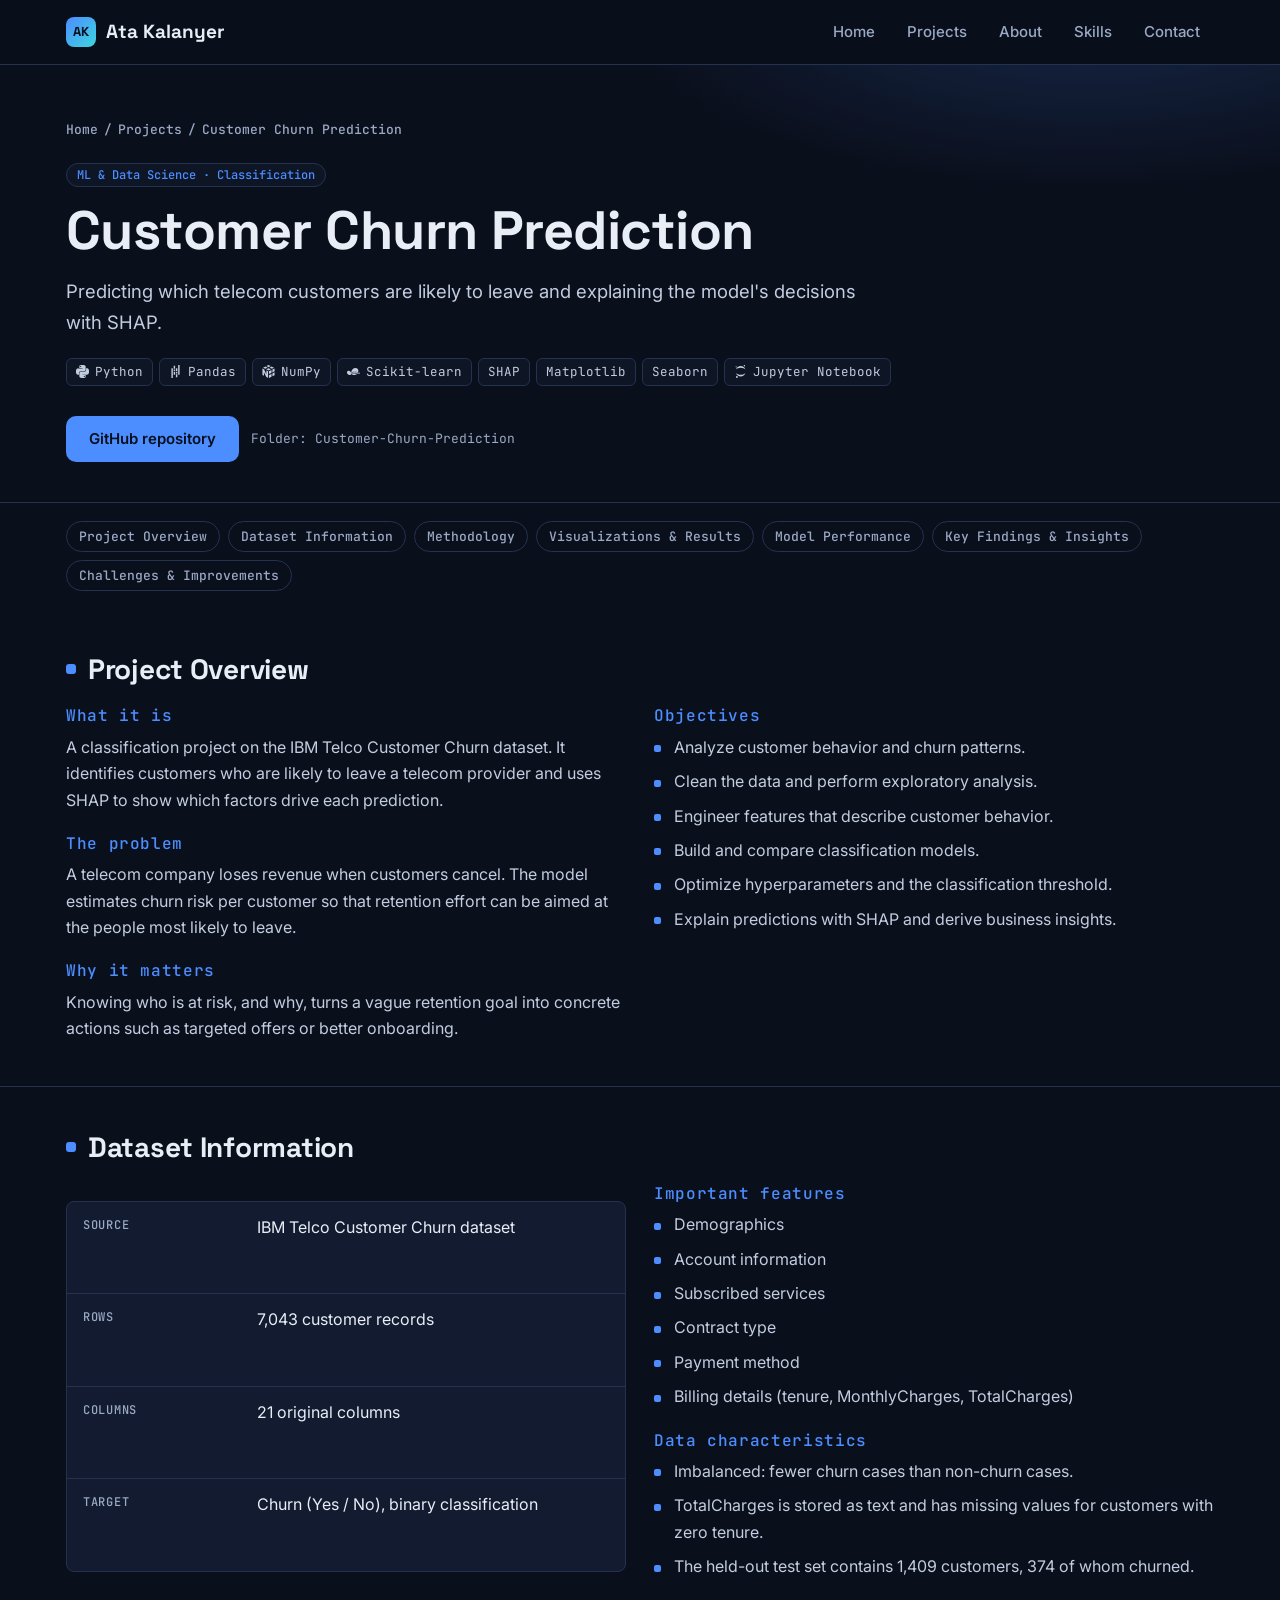
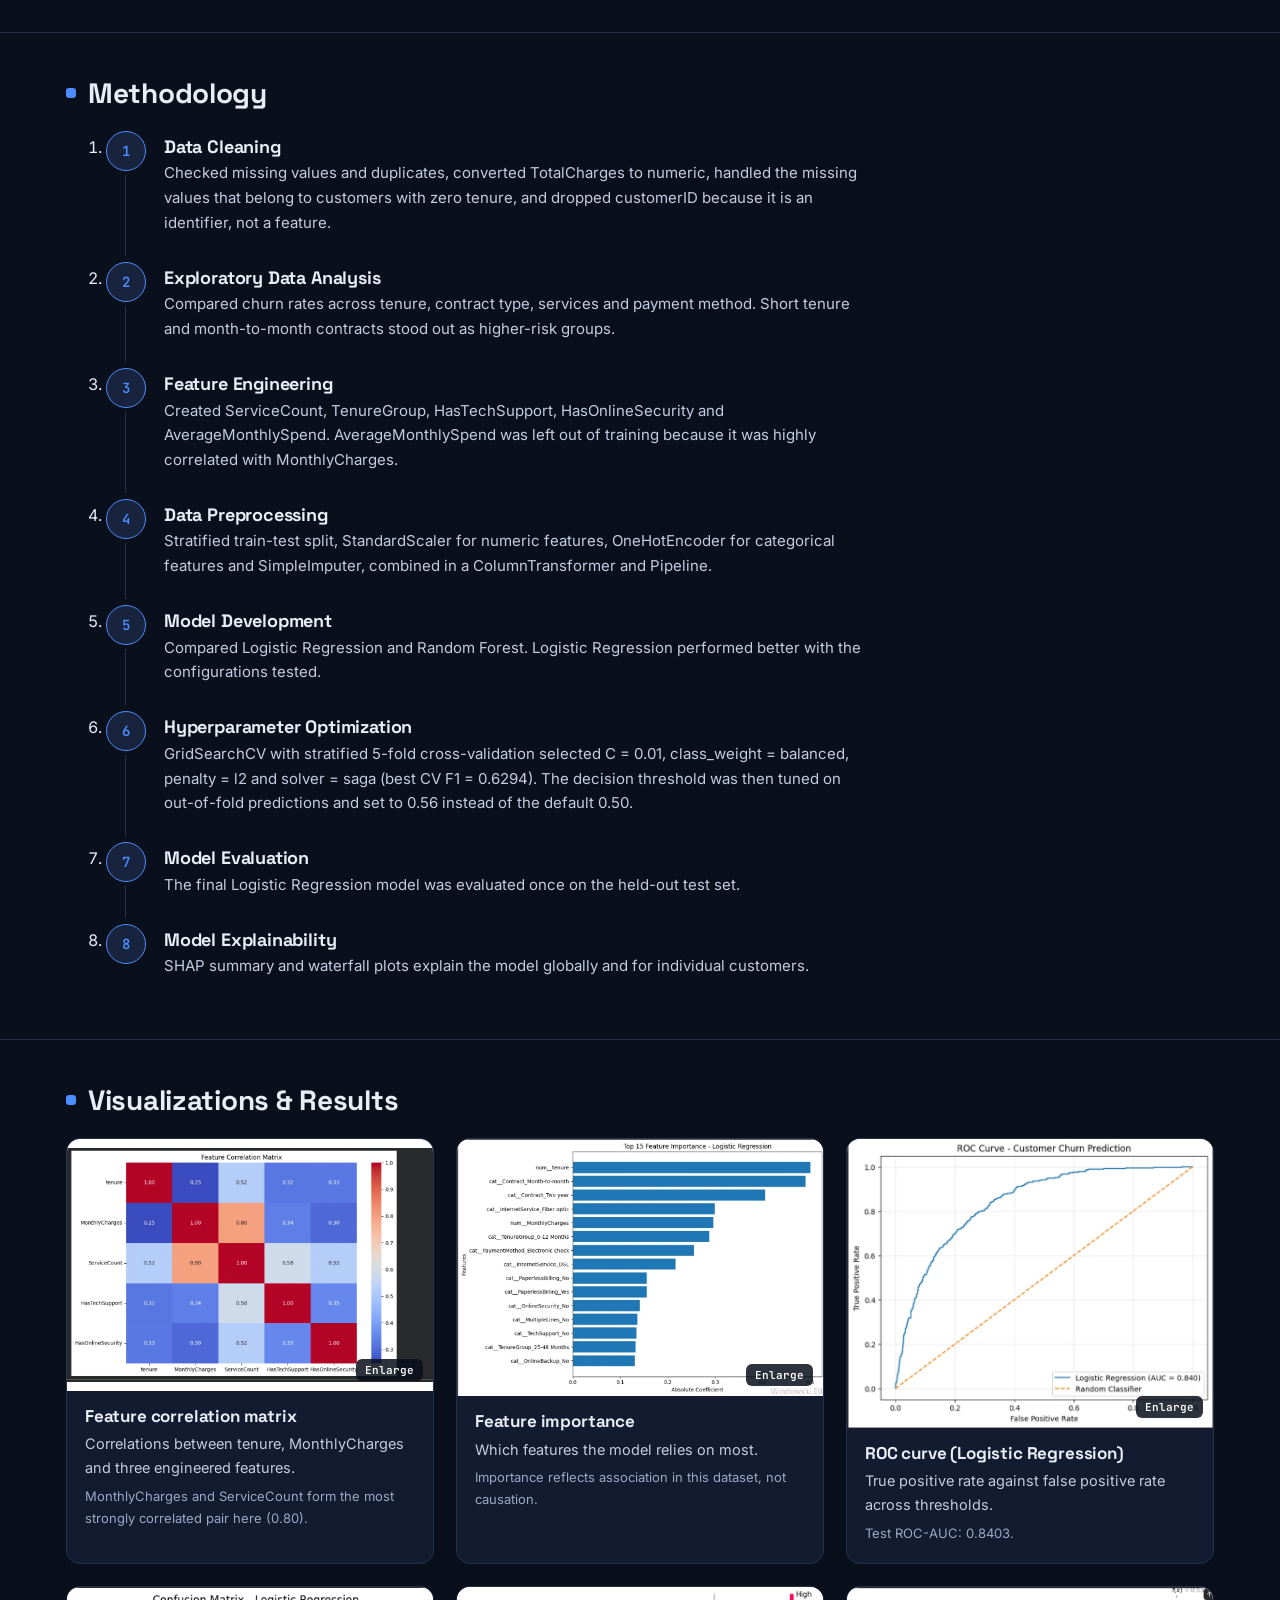
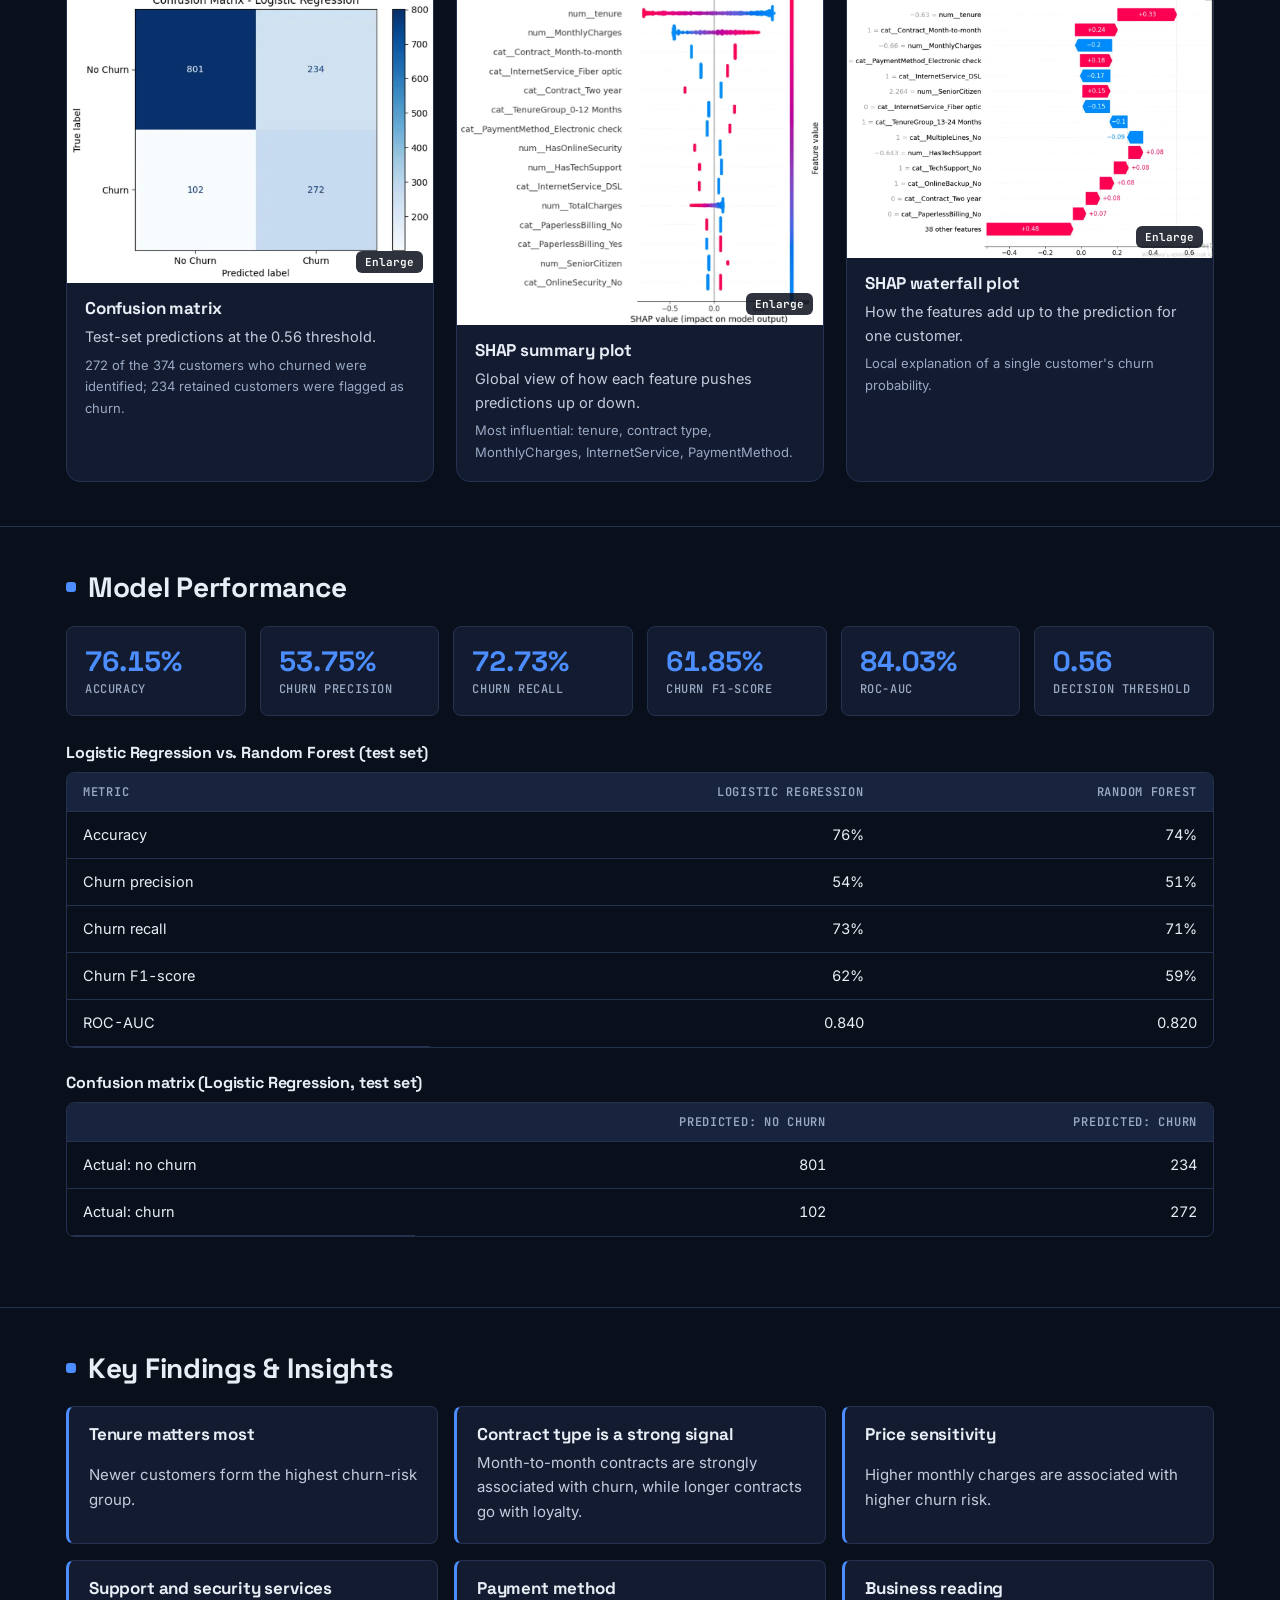
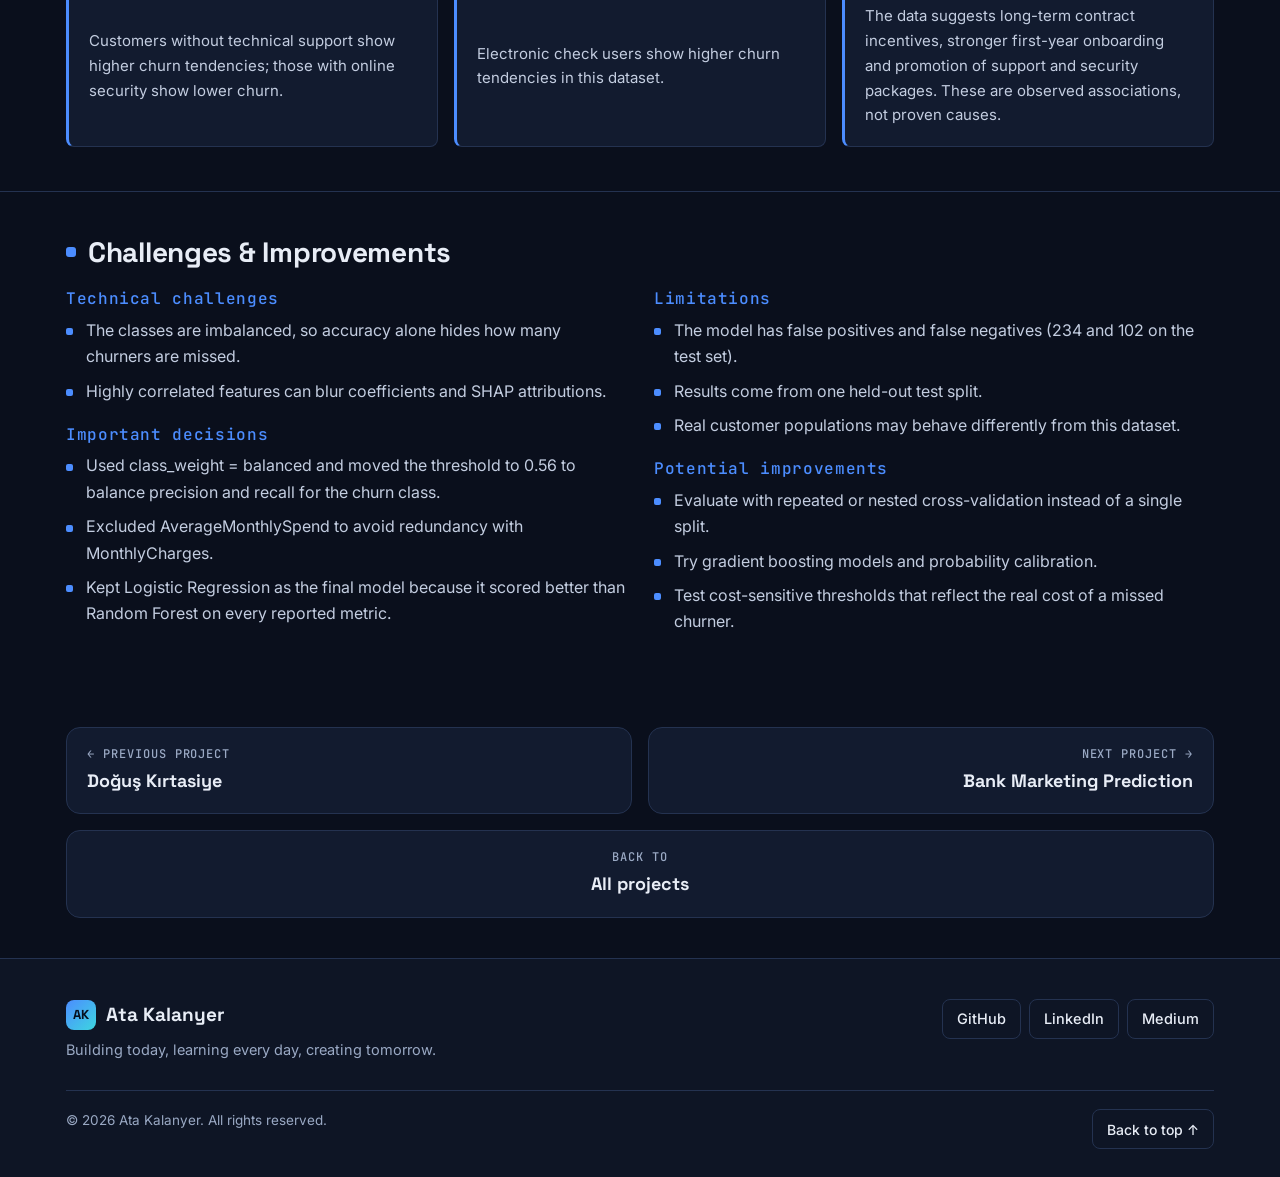
<file: projects/customer-churn-prediction.html>
<!doctype html>
<html lang="en">
<head>
<meta charset="utf-8">
<meta name="viewport" content="width=device-width, initial-scale=1, viewport-fit=cover">
<title>Customer Churn Prediction | Ata Kalanyer</title>
<meta name="description" content="Customer Churn Prediction: Predicting which telecom customers are likely to leave and explaining the model's decisions with SHAP.">
<meta property="og:title" content="Customer Churn Prediction | Ata Kalanyer">
<meta property="og:description" content="Customer Churn Prediction: Predicting which telecom customers are likely to leave and explaining the model's decisions with SHAP.">
<meta property="og:type" content="website">
<meta name="theme-color" content="#0a0f1c">
<link rel="preconnect" href="https://fonts.googleapis.com">
<link rel="preconnect" href="https://fonts.gstatic.com" crossorigin>
<link rel="stylesheet" href="https://fonts.googleapis.com/css2?family=Inter:wght@400;500;600;700&family=JetBrains+Mono:wght@400;500;600&family=Space+Grotesk:wght@500;600;700&display=swap">
<link rel="stylesheet" href="../assets/css/style.css">
</head>
<body class="cat-ml">
<a class="skip" href="#main">Skip to content</a>
<header class="site-header"><div class="wrap">
  <a class="brand" href="../index.html"><span class="brand-mark" aria-hidden="true">AK</span>Ata Kalanyer</a>
  <nav id="nav" class="nav" aria-label="Main"><a href="../index.html">Home</a><a href="../index.html#projects">Projects</a><a href="../index.html#about">About</a><a href="../index.html#skills">Skills</a><a href="../index.html#contact">Contact</a></nav>
  <button class="nav-toggle" type="button" aria-controls="nav" aria-expanded="false" aria-label="Menu"><svg viewBox="0 0 24 24" fill="none" stroke="currentColor" stroke-width="2" stroke-linecap="round" aria-hidden="true"><path d="M4 7h16M4 12h16M4 17h16"/></svg></button>
</div></header>
<main id="main">
<div class="p-hero"><div class="wrap">
  <nav class="crumbs" aria-label="Breadcrumb"><a href="../index.html">Home</a> / <a href="../index.html#projects">Projects</a> / <span>Customer Churn Prediction</span></nav>
  <span class="pill">ML &amp; Data Science · Classification</span>
  <h1>Customer Churn Prediction</h1>
  <p class="lead">Predicting which telecom customers are likely to leave and explaining the model's decisions with SHAP.</p>
  <ul class="tech" style="margin-top:20px" aria-label="Technologies used"><li><svg viewBox="0 0 24 24" aria-hidden="true" focusable="false"><path d="M14.25.18l.9.2.73.26.59.3.45.32.34.34.25.34.16.33.1.3.04.26.02.2-.01.13V8.5l-.05.63-.13.55-.21.46-.26.38-.3.31-.33.25-.35.19-.35.14-.33.1-.3.07-.26.04-.21.02H8.77l-.69.05-.59.14-.5.22-.41.27-.33.32-.27.35-.2.36-.15.37-.1.35-.07.32-.04.27-.02.21v3.06H3.17l-.21-.03-.28-.07-.32-.12-.35-.18-.36-.26-.36-.36-.35-.46-.32-.59-.28-.73-.21-.88-.14-1.05-.05-1.23.06-1.22.16-1.04.24-.87.32-.71.36-.57.4-.44.42-.33.42-.24.4-.16.36-.1.32-.05.24-.01h.16l.06.01h8.16v-.83H6.18l-.01-2.75-.02-.37.05-.34.11-.31.17-.28.25-.26.31-.23.38-.2.44-.18.51-.15.58-.12.64-.1.71-.06.77-.04.84-.02 1.27.05zm-6.3 1.98l-.23.33-.08.41.08.41.23.34.33.22.41.09.41-.09.33-.22.23-.34.08-.41-.08-.41-.23-.33-.33-.22-.41-.09-.41.09zm13.09 3.95l.28.06.32.12.35.18.36.27.36.35.35.47.32.59.28.73.21.88.14 1.04.05 1.23-.06 1.23-.16 1.04-.24.86-.32.71-.36.57-.4.45-.42.33-.42.24-.4.16-.36.09-.32.05-.24.02-.16-.01h-8.22v.82h5.84l.01 2.76.02.36-.05.34-.11.31-.17.29-.25.25-.31.24-.38.2-.44.17-.51.15-.58.13-.64.09-.71.07-.77.04-.84.01-1.27-.04-1.07-.14-.9-.2-.73-.25-.59-.3-.45-.33-.34-.34-.25-.34-.16-.33-.1-.3-.04-.25-.02-.2.01-.13v-5.34l.05-.64.13-.54.21-.46.26-.38.3-.32.33-.24.35-.2.35-.14.33-.1.3-.06.26-.04.21-.02.13-.01h5.84l.69-.05.59-.14.5-.21.41-.28.33-.32.27-.35.2-.36.15-.36.1-.35.07-.32.04-.28.02-.21V6.07h2.09l.14.01zm-6.47 14.25l-.23.33-.08.41.08.41.23.33.33.23.41.08.41-.08.33-.23.23-.33.08-.41-.08-.41-.23-.33-.33-.23-.41-.08-.41.08z"/></svg>Python</li><li><svg viewBox="0 0 24 24" aria-hidden="true" focusable="false"><path d="M16.922 0h2.623v18.104h-2.623zm-4.126 12.94h2.623v2.57h-2.623zm0-7.037h2.623v5.446h-2.623zm0 11.197h2.623v5.446h-2.623zM4.456 5.896h2.622V24H4.455zm4.213 2.559h2.623v2.57H8.67zm0 4.151h2.623v5.447H8.67zm0-11.187h2.623v5.446H8.67Z"/></svg>Pandas</li><li><svg viewBox="0 0 24 24" aria-hidden="true" focusable="false"><path d="M10.315 4.876L6.3048 2.8517l-4.401 2.1965 4.1186 2.0683zm1.8381.9277l4.2045 2.1223-4.3622 2.1906-4.125-2.0718zm5.6153-2.9213l4.3193 2.1658-3.863 1.9402-4.2131-2.1252zm-1.859-.9329L12.021 0 8.1742 1.9193l4.0068 2.0208zm-3.0401 16.7443V24l4.7107-2.3507-.0053-5.3085zm4.7037-4.2057l-.0052-5.2528-4.6985 2.3356v5.2546zm5.6553-.9845v5.327l-4.0178 2.0052-.0029-5.3028zm0-1.8626V6.4214l-4.0253 2.001.0034 5.2633zM11.2062 11.571L8.0333 9.9756v6.895s-3.8804-8.2564-4.2399-8.998c-.0463-.0957-.2371-.2007-.2858-.2262C2.8118 7.2812.773 6.2485.773 6.2485V18.43l2.8204 1.5076v-6.3674s3.8392 7.3775 3.878 7.458c.0389.0807.4245.8582.8362 1.1314.5485.363 2.8992 1.7766 2.8992 1.7766z"/></svg>NumPy</li><li><svg viewBox="0 0 24 24" aria-hidden="true" focusable="false"><path d="M15.601 5.53c-1.91.035-3.981.91-5.63 2.56-2.93 2.93-2.083 8.53-1.088 9.525.805.804 6.595 1.843 9.526-1.088a9.74 9.74 0 0 0 .584-.643c.043-.292.205-.66.489-1.106a1.848 1.848 0 0 1-.537.176c-.144.265-.37.55-.676.855-.354.335-.607.554-.76.656a.795.795 0 0 1-.437.152c-.35 0-.514-.308-.494-.924-.22.316-.425.549-.612.7a.914.914 0 0 1-.578.224c-.194 0-.36-.09-.496-.273a1.03 1.03 0 0 1-.193-.507 4.016 4.016 0 0 1-.726.583c-.224.132-.47.197-.74.197-.3 0-.543-.096-.727-.288a.978.978 0 0 1-.257-.524v.004c-.3.276-.564.48-.79.611a1.295 1.295 0 0 1-.649.197.693.693 0 0 1-.571-.275c-.145-.183-.218-.43-.218-.739 0-.464.101-1.02.302-1.67.201-.65.445-1.25.733-1.797l.842-.312a.21.21 0 0 1 .06-.013c.063 0 .116.047.157.14.04.095.061.221.061.38 0 .451-.104.888-.312 1.31-.207.422-.532.873-.974 1.352-.018.23-.027.388-.027.474 0 .193.036.345.106.458.071.113.165.169.282.169a.71.71 0 0 0 .382-.13c.132-.084.333-.26.602-.523.028-.418.187-.798.482-1.142.324-.38.685-.569 1.08-.569.206 0 .37.054.494.16a.524.524 0 0 1 .186.417c0 .458-.486.829-1.459 1.114.088.43.32.646.693.646a.807.807 0 0 0 .417-.117c.129-.076.321-.243.575-.497.032-.252.118-.495.259-.728.182-.3.416-.544.701-.73.285-.185.537-.278.756-.278.276 0 .47.127.58.381l.677-.374h.186l-.292.971c-.15.488-.226.823-.226 1.004 0 .19.067.285.202.285.086 0 .181-.045.285-.137.104-.092.25-.232.437-.42v.001c.143-.155.274-.32.392-.494-.19-.084-.285-.21-.285-.375 0-.17.058-.352.174-.545.116-.194.275-.29.479-.29.172 0 .258.088.258.265 0 .139-.05.338-.149.596.367-.04.687-.32.961-.842l.228-.01c1.059-2.438.828-5.075-.83-6.732-1.019-1.02-2.408-1.5-3.895-1.471zm4.725 8.203a8.938 8.938 0 0 1-1.333 2.151 1.09 1.09 0 0 0-.012.147c0 .168.047.309.14.423.092.113.206.17.34.17.296 0 .714-.264 1.254-.787-.001.04-.003.08-.003.121 0 .146.012.368.036.666l.733-.172c0-.2.003-.357.01-.474.01-.157.033-.33.066-.517.02-.11.07-.216.152-.315l.186-.216a5.276 5.276 0 0 1 .378-.397c.062-.055.116-.099.162-.13a.26.26 0 0 1 .123-.046c.055 0 .083.035.083.106 0 .07-.052.236-.156.497-.194.486-.292.848-.292 1.084 0 .175.046.314.136.418a.45.45 0 0 0 .358.155c.365 0 .803-.269 1.313-.808v-.381c-.361.426-.623.64-.784.64-.109 0-.163-.067-.163-.2 0-.1.065-.316.195-.65.19-.486.285-.836.285-1.048a.464.464 0 0 0-.112-.319.36.36 0 0 0-.282-.127c-.165 0-.354.077-.567.233-.213.156-.5.436-.863.84.053-.262.165-.622.335-1.08l-.809.156a6.54 6.54 0 0 0-.399 1.074c-.04.156-.07.316-.092.48a7.447 7.447 0 0 1-.49.45.38.38 0 0 1-.229.08.208.208 0 0 1-.174-.082.352.352 0 0 1-.064-.222c0-.1.019-.214.056-.343.038-.13.12-.373.249-.731l.308-.849zm-17.21-2.927c-.863-.016-1.67.263-2.261.854-1.352 1.352-1.07 3.827.631 5.527 1.7 1.701 4.95 1.21 5.527.632.467-.466 1.07-3.827-.631-5.527-.957-.957-2.158-1.465-3.267-1.486zm12.285.358h.166v.21H15.4zm.427 0h.166v.865l.46-.455h.195l-.364.362.428.684h-.198l-.357-.575-.164.166v.41h-.166zm1.016 0h.166v.21h-.166zm.481.122h.166v.288h.172v.135h-.172v.717c0 .037.006.062.02.075.012.013.037.02.074.02a.23.23 0 0 0 .078-.01v.141a.802.802 0 0 1-.136.014.23.23 0 0 1-.15-.043.15.15 0 0 1-.052-.123v-.79h-.141v-.136h.141zm-3.562.258c.081 0 .15.012.207.038.057.024.1.061.13.11s.045.106.045.173h-.176c-.006-.111-.075-.167-.208-.167a.285.285 0 0 0-.164.041.134.134 0 0 0-.06.117c0 .035.015.065.045.088.03.024.08.044.15.06l.16.039a.47.47 0 0 1 .224.105c.047.046.07.108.07.186a.3.3 0 0 1-.052.175.327.327 0 0 1-.152.116.585.585 0 0 1-.226.041c-.136 0-.24-.03-.309-.088-.069-.059-.105-.149-.109-.269h.176c.004.037.01.065.017.084a.166.166 0 0 0 .034.054c.044.043.112.065.204.065a.31.31 0 0 0 .177-.045.139.139 0 0 0 .067-.119.116.116 0 0 0-.038-.09.287.287 0 0 0-.124-.055l-.156-.038a1.248 1.248 0 0 1-.159-.05.359.359 0 0 1-.098-.061.22.22 0 0 1-.058-.083.32.32 0 0 1-.016-.108c0-.096.036-.174.109-.232a.45.45 0 0 1 .29-.087zm1.035 0a.46.46 0 0 1 .202.043.351.351 0 0 1 .187.212.577.577 0 0 1 .023.126h-.168a.256.256 0 0 0-.078-.168.242.242 0 0 0-.17-.06.248.248 0 0 0-.155.05.306.306 0 0 0-.1.144.662.662 0 0 0-.034.224.58.58 0 0 0 .035.214.299.299 0 0 0 .101.135.261.261 0 0 0 .157.048c.142 0 .227-.084.256-.252h.167a.519.519 0 0 1-.065.22.35.35 0 0 1-.146.138.464.464 0 0 1-.216.048.448.448 0 0 1-.246-.066.441.441 0 0 1-.161-.192.703.703 0 0 1-.057-.293c0-.085.01-.163.032-.233a.522.522 0 0 1 .095-.182.403.403 0 0 1 .15-.117.453.453 0 0 1 .191-.04zm.603.03h.166v1.046H15.4zm1.443 0h.166v1.046h-.166zm-5.05.618c-.08 0-.2.204-.356.611-.155.407-.308.977-.459 1.71.281-.312.509-.662.683-1.05.175-.387.262-.72.262-.999a.455.455 0 0 0-.036-.197c-.025-.05-.056-.075-.093-.075zm4.662 1.797c-.221 0-.431.188-.629.563-.197.376-.296.722-.296 1.038 0 .12.029.216.088.29a.273.273 0 0 0 .223.111c.221 0 .43-.188.625-.565.196-.377.294-.725.294-1.043a.457.457 0 0 0-.083-.29.269.269 0 0 0-.222-.104zm-2.848.007c-.146 0-.285.11-.417.333-.133.222-.2.51-.2.866.566-.159.849-.452.849-.881 0-.212-.077-.318-.232-.318Z"/></svg>Scikit-learn</li><li>SHAP</li><li>Matplotlib</li><li>Seaborn</li><li><svg viewBox="0 0 24 24" aria-hidden="true" focusable="false"><path d="M7.157 22.201A1.784 1.799 0 0 1 5.374 24a1.784 1.799 0 0 1-1.784-1.799 1.784 1.799 0 0 1 1.784-1.799 1.784 1.799 0 0 1 1.783 1.799zM20.582 1.427a1.415 1.427 0 0 1-1.415 1.428 1.415 1.427 0 0 1-1.416-1.428A1.415 1.427 0 0 1 19.167 0a1.415 1.427 0 0 1 1.415 1.427zM4.992 3.336A1.047 1.056 0 0 1 3.946 4.39a1.047 1.056 0 0 1-1.047-1.055A1.047 1.056 0 0 1 3.946 2.28a1.047 1.056 0 0 1 1.046 1.056zm7.336 1.517c3.769 0 7.06 1.38 8.768 3.424a9.363 9.363 0 0 0-3.393-4.547 9.238 9.238 0 0 0-5.377-1.728A9.238 9.238 0 0 0 6.95 3.73a9.363 9.363 0 0 0-3.394 4.547c1.713-2.04 5.004-3.424 8.772-3.424zm.001 13.295c-3.768 0-7.06-1.381-8.768-3.425a9.363 9.363 0 0 0 3.394 4.547A9.238 9.238 0 0 0 12.33 21a9.238 9.238 0 0 0 5.377-1.729 9.363 9.363 0 0 0 3.393-4.547c-1.712 2.044-5.003 3.425-8.772 3.425Z"/></svg>Jupyter Notebook</li></ul>
  <div class="cta-row"><a class="btn btn-primary" href="https://github.com/atakalanyer/Machine-Learning-Projects" target="_blank" rel="noopener noreferrer">GitHub repository</a><span class="subtitle" style="align-self:center;font-family:var(--font-mono);font-size:13px;color:var(--muted)">Folder: Customer-Churn-Prediction</span></div>
  
</div></div>
<div class="wrap"><nav class="toc" aria-label="On this page"><a href="#overview">Project Overview</a><a href="#dataset">Dataset Information</a><a href="#methodology">Methodology</a><a href="#results">Visualizations &amp; Results</a><a href="#performance">Model Performance</a><a href="#findings">Key Findings &amp; Insights</a><a href="#challenges">Challenges &amp; Improvements</a></nav></div>
<section class="p-sec" id="overview"><div class="wrap"><h2>Project Overview</h2><div class="two"><div class="prose"><h3>What it is</h3><p>A classification project on the IBM Telco Customer Churn dataset. It identifies customers who are likely to leave a telecom provider and uses SHAP to show which factors drive each prediction.</p><h3>The problem</h3><p>A telecom company loses revenue when customers cancel. The model estimates churn risk per customer so that retention effort can be aimed at the people most likely to leave.</p><h3>Why it matters</h3><p>Knowing who is at risk, and why, turns a vague retention goal into concrete actions such as targeted offers or better onboarding.</p></div>
    <div class="prose"><h3>Objectives</h3><ul class="bul"><li>Analyze customer behavior and churn patterns.</li><li>Clean the data and perform exploratory analysis.</li><li>Engineer features that describe customer behavior.</li><li>Build and compare classification models.</li><li>Optimize hyperparameters and the classification threshold.</li><li>Explain predictions with SHAP and derive business insights.</li></ul></div></div></div></section>
<section class="p-sec" id="dataset"><div class="wrap"><h2>Dataset Information</h2><div class="two"><dl class="kv">
      <div><dt>Source</dt><dd>IBM Telco Customer Churn dataset</dd></div>
      <div><dt>Rows</dt><dd>7,043 customer records</dd></div><div><dt>Columns</dt><dd>21 original columns</dd></div><div><dt>Target</dt><dd>Churn (Yes / No), binary classification</dd></div></dl>
    <div class="prose"><h3>Important features</h3><ul class="bul"><li>Demographics</li><li>Account information</li><li>Subscribed services</li><li>Contract type</li><li>Payment method</li><li>Billing details (tenure, MonthlyCharges, TotalCharges)</li></ul><h3>Data characteristics</h3><ul class="bul"><li>Imbalanced: fewer churn cases than non-churn cases.</li><li>TotalCharges is stored as text and has missing values for customers with zero tenure.</li><li>The held-out test set contains 1,409 customers, 374 of whom churned.</li></ul></div></div></div></section>
<section class="p-sec" id="methodology"><div class="wrap"><h2>Methodology</h2><ol class="timeline"><li><h3>Data Cleaning</h3><p>Checked missing values and duplicates, converted TotalCharges to numeric, handled the missing values that belong to customers with zero tenure, and dropped customerID because it is an identifier, not a feature.</p></li><li><h3>Exploratory Data Analysis</h3><p>Compared churn rates across tenure, contract type, services and payment method. Short tenure and month-to-month contracts stood out as higher-risk groups.</p></li><li><h3>Feature Engineering</h3><p>Created ServiceCount, TenureGroup, HasTechSupport, HasOnlineSecurity and AverageMonthlySpend. AverageMonthlySpend was left out of training because it was highly correlated with MonthlyCharges.</p></li><li><h3>Data Preprocessing</h3><p>Stratified train-test split, StandardScaler for numeric features, OneHotEncoder for categorical features and SimpleImputer, combined in a ColumnTransformer and Pipeline.</p></li><li><h3>Model Development</h3><p>Compared Logistic Regression and Random Forest. Logistic Regression performed better with the configurations tested.</p></li><li><h3>Hyperparameter Optimization</h3><p>GridSearchCV with stratified 5-fold cross-validation selected C = 0.01, class_weight = balanced, penalty = l2 and solver = saga (best CV F1 = 0.6294). The decision threshold was then tuned on out-of-fold predictions and set to 0.56 instead of the default 0.50.</p></li><li><h3>Model Evaluation</h3><p>The final Logistic Regression model was evaluated once on the held-out test set.</p></li><li><h3>Model Explainability</h3><p>SHAP summary and waterfall plots explain the model globally and for individual customers.</p></li></ol></div></section>
<section class="p-sec" id="results"><div class="wrap"><h2>Visualizations &amp; Results</h2><div class="gallery"><figure class="fig"><button type="button" data-lightbox data-src="../assets/img/ml/churn/corr-matrix.webp" data-alt="Feature correlation matrix" data-title="Feature correlation matrix" data-desc="Correlations between tenure, MonthlyCharges and three engineered features. MonthlyCharges and ServiceCount form the most strongly correlated pair here (0.80)." aria-label="Enlarge: Feature correlation matrix"><img src="../assets/img/ml/churn/corr-matrix.webp" alt="Feature correlation matrix" loading="lazy"><span class="zoom">Enlarge</span></button><figcaption><h3>Feature correlation matrix</h3><p>Correlations between tenure, MonthlyCharges and three engineered features.</p><small>MonthlyCharges and ServiceCount form the most strongly correlated pair here (0.80).</small></figcaption></figure><figure class="fig"><button type="button" data-lightbox data-src="../assets/img/ml/churn/feature-importance.webp" data-alt="Feature importance" data-title="Feature importance" data-desc="Which features the model relies on most. Importance reflects association in this dataset, not causation." aria-label="Enlarge: Feature importance"><img src="../assets/img/ml/churn/feature-importance.webp" alt="Feature importance" loading="lazy"><span class="zoom">Enlarge</span></button><figcaption><h3>Feature importance</h3><p>Which features the model relies on most.</p><small>Importance reflects association in this dataset, not causation.</small></figcaption></figure><figure class="fig"><button type="button" data-lightbox data-src="../assets/img/ml/churn/roc-curve.webp" data-alt="ROC curve (Logistic Regression)" data-title="ROC curve (Logistic Regression)" data-desc="True positive rate against false positive rate across thresholds. Test ROC-AUC: 0.8403." aria-label="Enlarge: ROC curve (Logistic Regression)"><img src="../assets/img/ml/churn/roc-curve.webp" alt="ROC curve (Logistic Regression)" loading="lazy"><span class="zoom">Enlarge</span></button><figcaption><h3>ROC curve (Logistic Regression)</h3><p>True positive rate against false positive rate across thresholds.</p><small>Test ROC-AUC: 0.8403.</small></figcaption></figure><figure class="fig"><button type="button" data-lightbox data-src="../assets/img/ml/churn/confusion-matrix.webp" data-alt="Confusion matrix" data-title="Confusion matrix" data-desc="Test-set predictions at the 0.56 threshold. 272 of the 374 customers who churned were identified; 234 retained customers were flagged as churn." aria-label="Enlarge: Confusion matrix"><img src="../assets/img/ml/churn/confusion-matrix.webp" alt="Confusion matrix" loading="lazy"><span class="zoom">Enlarge</span></button><figcaption><h3>Confusion matrix</h3><p>Test-set predictions at the 0.56 threshold.</p><small>272 of the 374 customers who churned were identified; 234 retained customers were flagged as churn.</small></figcaption></figure><figure class="fig"><button type="button" data-lightbox data-src="../assets/img/ml/churn/shap-summary.webp" data-alt="SHAP summary plot" data-title="SHAP summary plot" data-desc="Global view of how each feature pushes predictions up or down. Most influential: tenure, contract type, MonthlyCharges, InternetService, PaymentMethod." aria-label="Enlarge: SHAP summary plot"><img src="../assets/img/ml/churn/shap-summary.webp" alt="SHAP summary plot" loading="lazy"><span class="zoom">Enlarge</span></button><figcaption><h3>SHAP summary plot</h3><p>Global view of how each feature pushes predictions up or down.</p><small>Most influential: tenure, contract type, MonthlyCharges, InternetService, PaymentMethod.</small></figcaption></figure><figure class="fig"><button type="button" data-lightbox data-src="../assets/img/ml/churn/shap-waterfall.webp" data-alt="SHAP waterfall plot" data-title="SHAP waterfall plot" data-desc="How the features add up to the prediction for one customer. Local explanation of a single customer's churn probability." aria-label="Enlarge: SHAP waterfall plot"><img src="../assets/img/ml/churn/shap-waterfall.webp" alt="SHAP waterfall plot" loading="lazy"><span class="zoom">Enlarge</span></button><figcaption><h3>SHAP waterfall plot</h3><p>How the features add up to the prediction for one customer.</p><small>Local explanation of a single customer's churn probability.</small></figcaption></figure></div></div></section>
<section class="p-sec" id="performance"><div class="wrap"><h2>Model Performance</h2><div class="metrics"><div class="metric"><b>76.15%</b><span>Accuracy</span></div><div class="metric"><b>53.75%</b><span>Churn precision</span></div><div class="metric"><b>72.73%</b><span>Churn recall</span></div><div class="metric"><b>61.85%</b><span>Churn F1-score</span></div><div class="metric"><b>84.03%</b><span>ROC-AUC</span></div><div class="metric"><b>0.56</b><span>Decision threshold</span></div></div><div class="tbl-wrap"><h3>Logistic Regression vs. Random Forest (test set)</h3><div class="tbl-scroll"><table><thead><tr><th scope="col">Metric</th><th scope="col">Logistic Regression</th><th scope="col">Random Forest</th></tr></thead><tbody><tr><th scope="row" style="background:none;text-transform:none;letter-spacing:0;font:inherit;color:inherit">Accuracy</th><td>76%</td><td>74%</td></tr><tr><th scope="row" style="background:none;text-transform:none;letter-spacing:0;font:inherit;color:inherit">Churn precision</th><td>54%</td><td>51%</td></tr><tr><th scope="row" style="background:none;text-transform:none;letter-spacing:0;font:inherit;color:inherit">Churn recall</th><td>73%</td><td>71%</td></tr><tr><th scope="row" style="background:none;text-transform:none;letter-spacing:0;font:inherit;color:inherit">Churn F1-score</th><td>62%</td><td>59%</td></tr><tr><th scope="row" style="background:none;text-transform:none;letter-spacing:0;font:inherit;color:inherit">ROC-AUC</th><td>0.840</td><td>0.820</td></tr></tbody></table></div></div><div class="tbl-wrap"><h3>Confusion matrix (Logistic Regression, test set)</h3><div class="tbl-scroll"><table><thead><tr><th scope="col"></th><th scope="col">Predicted: no churn</th><th scope="col">Predicted: churn</th></tr></thead><tbody><tr><th scope="row" style="background:none;text-transform:none;letter-spacing:0;font:inherit;color:inherit">Actual: no churn</th><td>801</td><td>234</td></tr><tr><th scope="row" style="background:none;text-transform:none;letter-spacing:0;font:inherit;color:inherit">Actual: churn</th><td>102</td><td>272</td></tr></tbody></table></div></div></div></section>
<section class="p-sec" id="findings"><div class="wrap"><h2>Key Findings &amp; Insights</h2><div class="findings"><div class="finding"><h3>Tenure matters most</h3><p>Newer customers form the highest churn-risk group.</p></div><div class="finding"><h3>Contract type is a strong signal</h3><p>Month-to-month contracts are strongly associated with churn, while longer contracts go with loyalty.</p></div><div class="finding"><h3>Price sensitivity</h3><p>Higher monthly charges are associated with higher churn risk.</p></div><div class="finding"><h3>Support and security services</h3><p>Customers without technical support show higher churn tendencies; those with online security show lower churn.</p></div><div class="finding"><h3>Payment method</h3><p>Electronic check users show higher churn tendencies in this dataset.</p></div><div class="finding"><h3>Business reading</h3><p>The data suggests long-term contract incentives, stronger first-year onboarding and promotion of support and security packages. These are observed associations, not proven causes.</p></div></div></div></section>
<section class="p-sec" id="challenges"><div class="wrap"><h2>Challenges &amp; Improvements</h2><div class="two"><div class="prose"><h3>Technical challenges</h3><ul class="bul"><li>The classes are imbalanced, so accuracy alone hides how many churners are missed.</li><li>Highly correlated features can blur coefficients and SHAP attributions.</li></ul><h3>Important decisions</h3><ul class="bul"><li>Used class_weight = balanced and moved the threshold to 0.56 to balance precision and recall for the churn class.</li><li>Excluded AverageMonthlySpend to avoid redundancy with MonthlyCharges.</li><li>Kept Logistic Regression as the final model because it scored better than Random Forest on every reported metric.</li></ul></div><div class="prose"><h3>Limitations</h3><ul class="bul"><li>The model has false positives and false negatives (234 and 102 on the test set).</li><li>Results come from one held-out test split.</li><li>Real customer populations may behave differently from this dataset.</li></ul><h3>Potential improvements</h3><ul class="bul"><li>Evaluate with repeated or nested cross-validation instead of a single split.</li><li>Try gradient boosting models and probability calibration.</li><li>Test cost-sensitive thresholds that reflect the real cost of a missed churner.</li></ul></div></div></div></section>
<div class="wrap"><nav class="pager" aria-label="Project navigation">
  <a class="prev" href="dogus-kirtasiye.html"><small>← Previous project</small><b>Doğuş Kırtasiye</b></a>
  <a class="next" href="bank-marketing-prediction.html"><small>Next project →</small><b>Bank Marketing Prediction</b></a>
  <a class="pager-all" href="../index.html#projects"><small>Back to</small><b>All projects</b></a>
</nav></div>
</main>
<footer class="site-footer"><div class="wrap">
  <div class="foot">
    <div><a class="brand" href="../index.html"><span class="brand-mark" aria-hidden="true">AK</span>Ata Kalanyer</a><p>Building today, learning every day, creating tomorrow.</p></div>
    <div class="social" aria-label="Social links">
      <a href="https://github.com/atakalanyer" target="_blank" rel="noopener noreferrer">GitHub</a>
      <a href="https://www.linkedin.com/in/atakalanyer/" target="_blank" rel="noopener noreferrer">LinkedIn</a>
      <a href="https://medium.com/@atakalanyer852" target="_blank" rel="noopener noreferrer">Medium</a>
    </div>
  </div>
  <div class="copy"><span>&copy; 2026 Ata Kalanyer. All rights reserved.</span><button class="to-top" type="button">Back to top ↑</button></div>
</div></footer>
<dialog class="lb" id="lb" aria-label="Image viewer">
  <div class="lb-in"><div class="lb-img"><img id="lb-img" alt=""></div><div class="lb-cap"><b id="lb-title"></b><span id="lb-desc"></span></div></div>
  <button class="lb-btn lb-close" id="lb-close" type="button" aria-label="Close">✕</button>
  <button class="lb-btn lb-prev" id="lb-prev" type="button" aria-label="Previous image">‹</button>
  <button class="lb-btn lb-next" id="lb-next" type="button" aria-label="Next image">›</button>
</dialog>
<script src="../assets/js/main.js"></script>
</body>
</html>
</file>
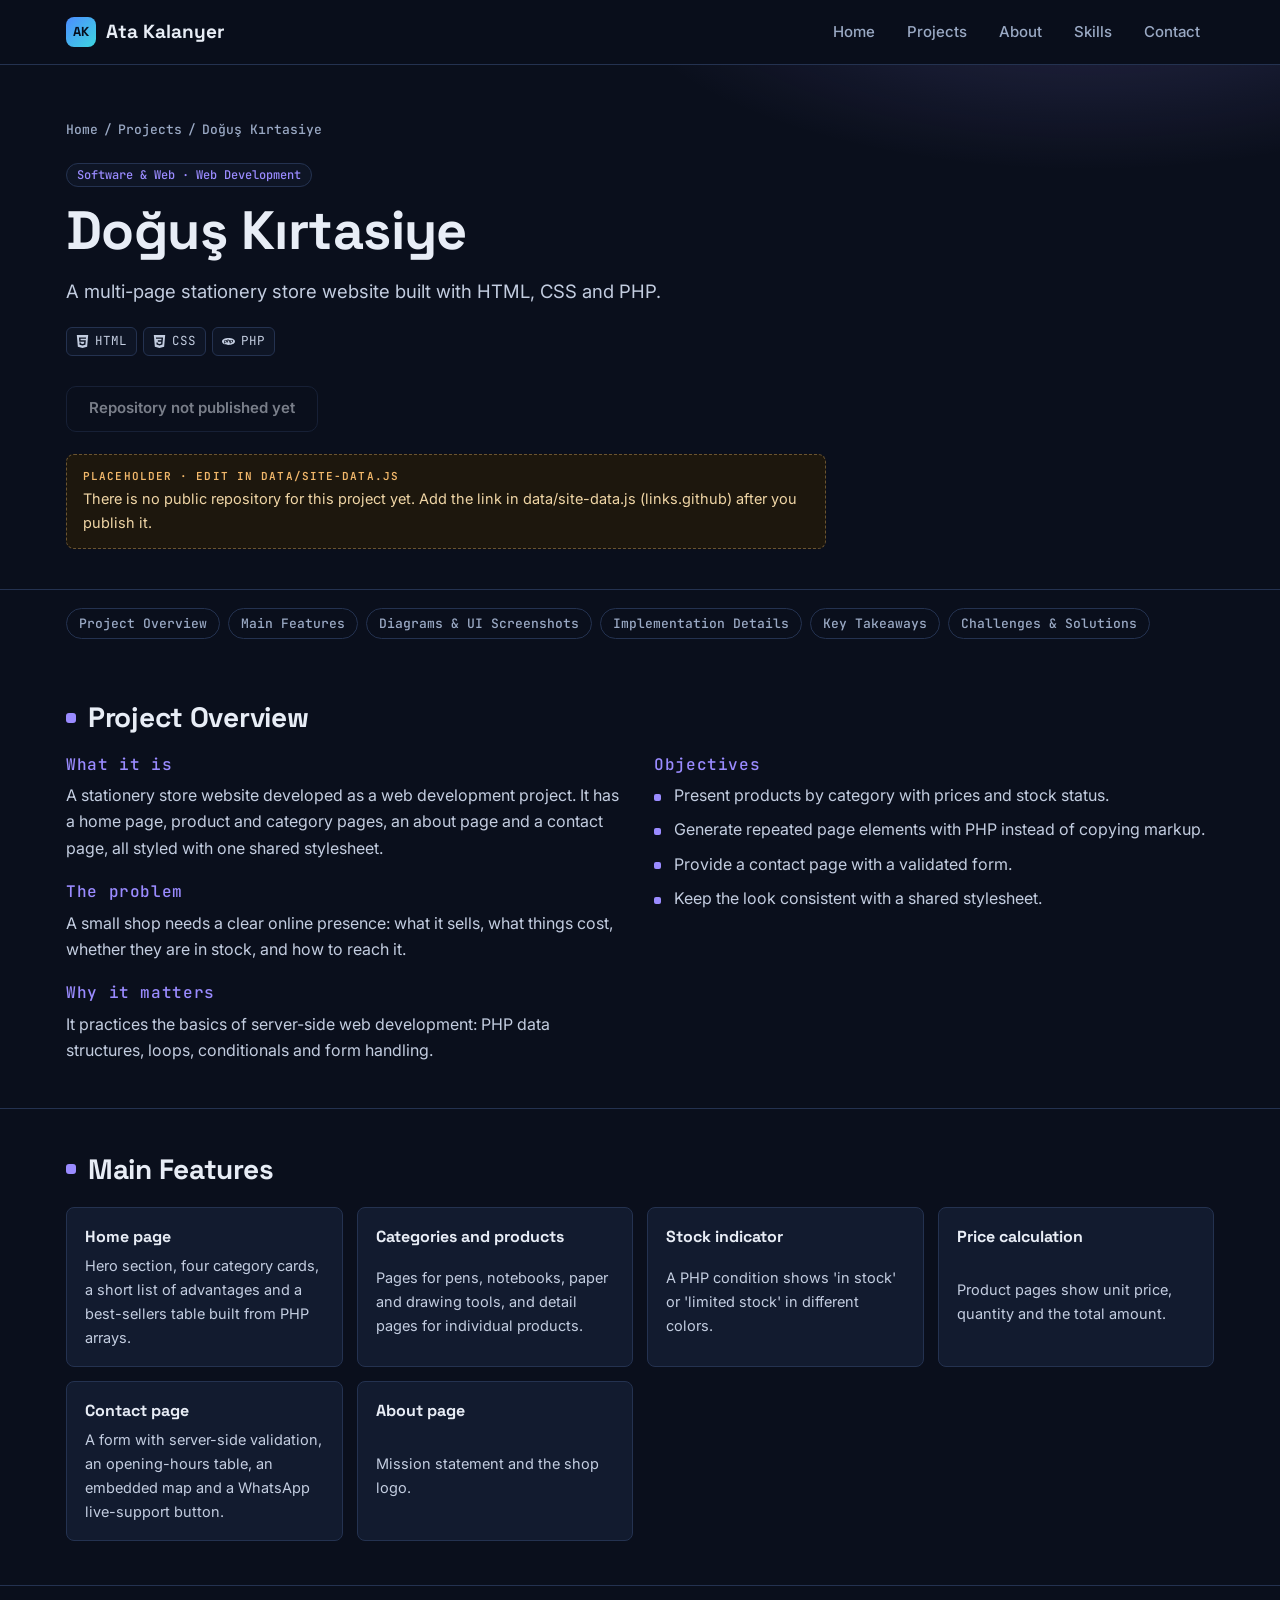
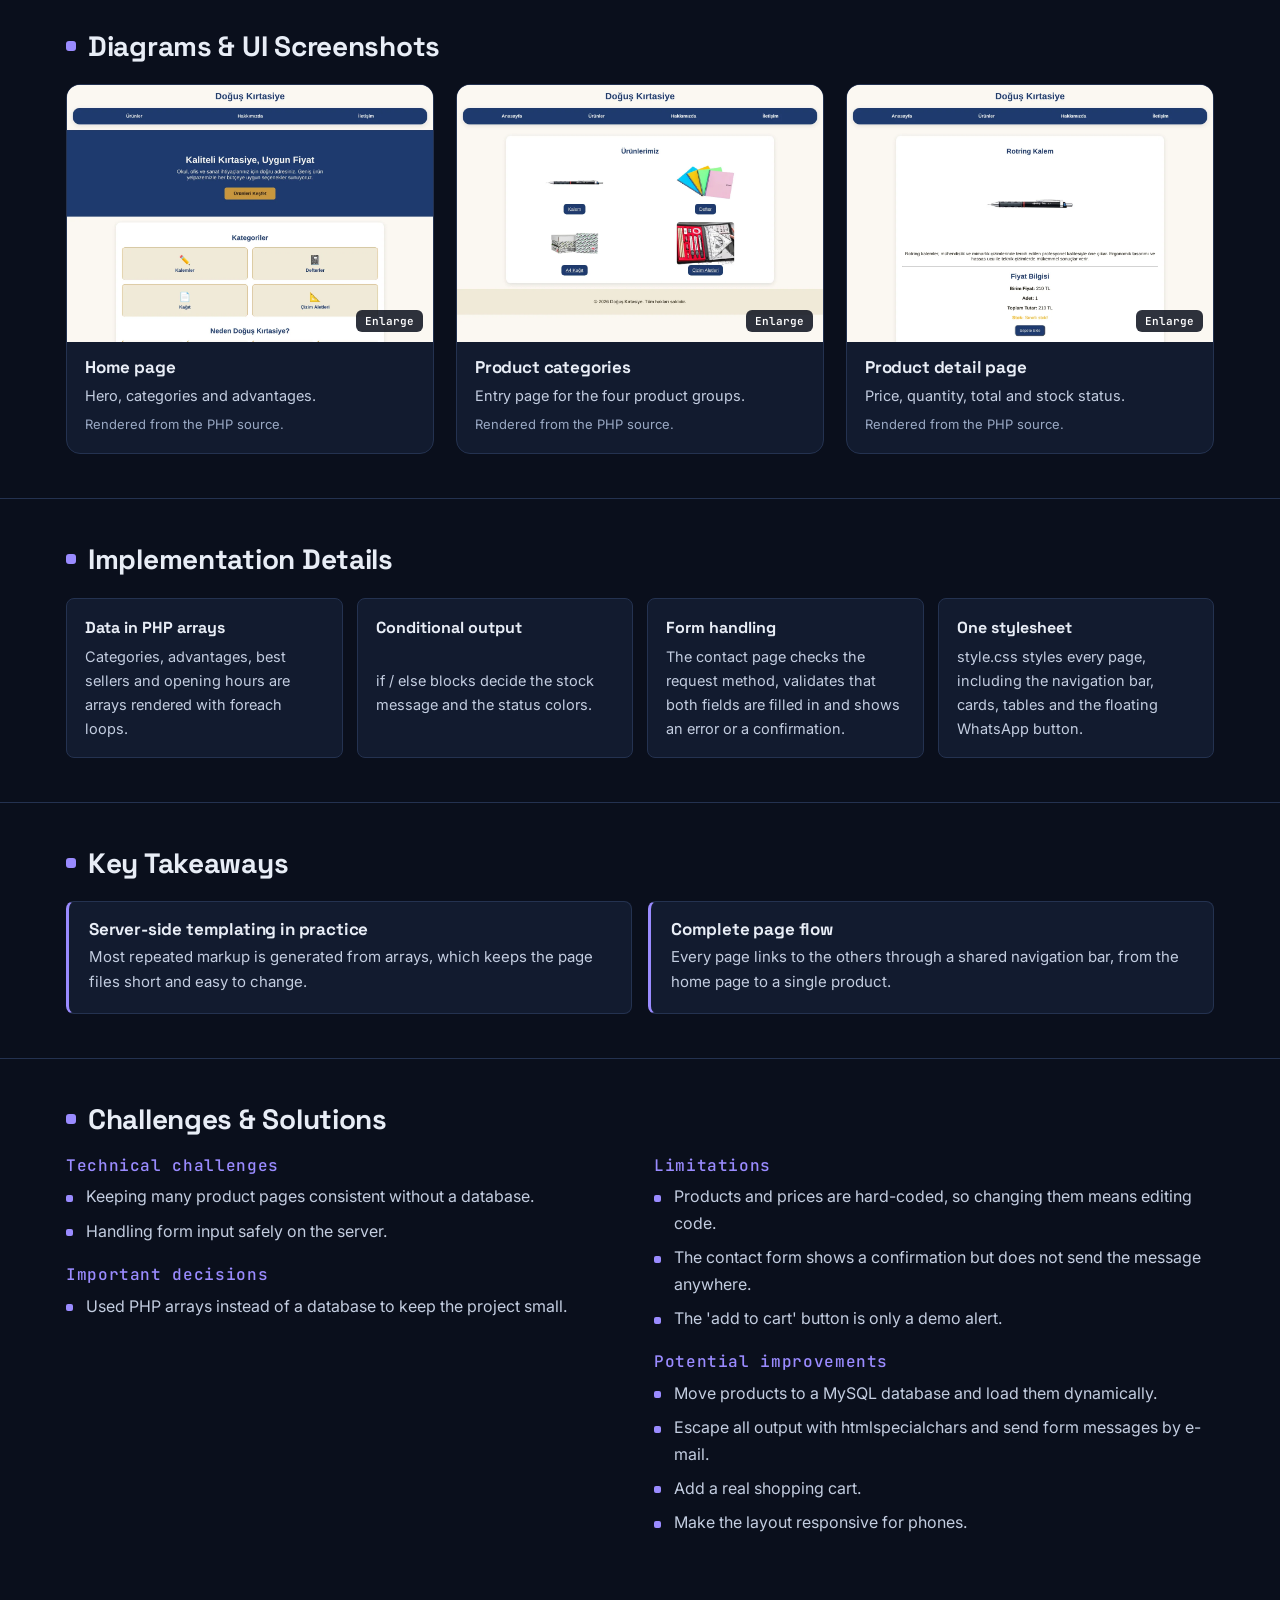
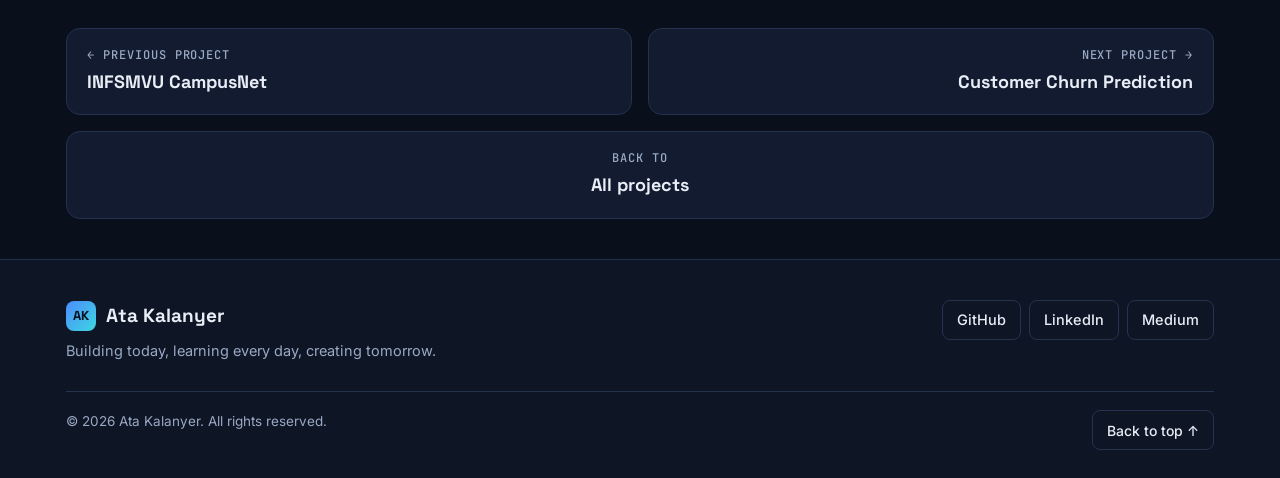
<file: projects/dogus-kirtasiye.html>
<!doctype html>
<html lang="en">
<head>
<meta charset="utf-8">
<meta name="viewport" content="width=device-width, initial-scale=1, viewport-fit=cover">
<title>Doğuş Kırtasiye | Ata Kalanyer</title>
<meta name="description" content="Doğuş Kırtasiye: A multi-page stationery store website built with HTML, CSS and PHP.">
<meta property="og:title" content="Doğuş Kırtasiye | Ata Kalanyer">
<meta property="og:description" content="Doğuş Kırtasiye: A multi-page stationery store website built with HTML, CSS and PHP.">
<meta property="og:type" content="website">
<meta name="theme-color" content="#0a0f1c">
<link rel="preconnect" href="https://fonts.googleapis.com">
<link rel="preconnect" href="https://fonts.gstatic.com" crossorigin>
<link rel="stylesheet" href="https://fonts.googleapis.com/css2?family=Inter:wght@400;500;600;700&family=JetBrains+Mono:wght@400;500;600&family=Space+Grotesk:wght@500;600;700&display=swap">
<link rel="stylesheet" href="../assets/css/style.css">
</head>
<body class="cat-software">
<a class="skip" href="#main">Skip to content</a>
<header class="site-header"><div class="wrap">
  <a class="brand" href="../index.html"><span class="brand-mark" aria-hidden="true">AK</span>Ata Kalanyer</a>
  <nav id="nav" class="nav" aria-label="Main"><a href="../index.html">Home</a><a href="../index.html#projects">Projects</a><a href="../index.html#about">About</a><a href="../index.html#skills">Skills</a><a href="../index.html#contact">Contact</a></nav>
  <button class="nav-toggle" type="button" aria-controls="nav" aria-expanded="false" aria-label="Menu"><svg viewBox="0 0 24 24" fill="none" stroke="currentColor" stroke-width="2" stroke-linecap="round" aria-hidden="true"><path d="M4 7h16M4 12h16M4 17h16"/></svg></button>
</div></header>
<main id="main">
<div class="p-hero"><div class="wrap">
  <nav class="crumbs" aria-label="Breadcrumb"><a href="../index.html">Home</a> / <a href="../index.html#projects">Projects</a> / <span>Doğuş Kırtasiye</span></nav>
  <span class="pill">Software &amp; Web · Web Development</span>
  <h1>Doğuş Kırtasiye</h1>
  <p class="lead">A multi-page stationery store website built with HTML, CSS and PHP.</p>
  <ul class="tech" style="margin-top:20px" aria-label="Technologies used"><li><svg viewBox="0 0 24 24" aria-hidden="true" focusable="false"><path d="M1.5 0h21l-1.91 21.563L11.977 24l-8.564-2.438L1.5 0zm7.031 9.75l-.232-2.718 10.059.003.23-2.622L5.412 4.41l.698 8.01h9.126l-.326 3.426-2.91.804-2.955-.81-.188-2.11H6.248l.33 4.171L12 19.351l5.379-1.443.744-8.157H8.531z"/></svg>HTML</li><li><svg viewBox="0 0 24 24" aria-hidden="true" focusable="false"><path d="M1.5 0h21l-1.91 21.563L11.977 24l-8.565-2.438L1.5 0zm17.09 4.413L5.41 4.41l.213 2.622 10.125.002-.255 2.716h-6.64l.24 2.573h6.182l-.366 3.523-2.91.804-2.956-.81-.188-2.11h-2.61l.29 3.855L12 19.288l5.373-1.53L18.59 4.414z"/></svg>CSS</li><li><svg viewBox="0 0 24 24" aria-hidden="true" focusable="false"><path d="M7.01 10.207h-.944l-.515 2.648h.838c.556 0 .97-.105 1.242-.314.272-.21.455-.559.55-1.049.092-.47.05-.802-.124-.995-.175-.193-.523-.29-1.047-.29zM12 5.688C5.373 5.688 0 8.514 0 12s5.373 6.313 12 6.313S24 15.486 24 12c0-3.486-5.373-6.312-12-6.312zm-3.26 7.451c-.261.25-.575.438-.917.551-.336.108-.765.164-1.285.164H5.357l-.327 1.681H3.652l1.23-6.326h2.65c.797 0 1.378.209 1.744.628.366.418.476 1.002.33 1.752a2.836 2.836 0 0 1-.305.847c-.143.255-.33.49-.561.703zm4.024.715l.543-2.799c.063-.318.039-.536-.068-.651-.107-.116-.336-.174-.687-.174H11.46l-.704 3.625H9.388l1.23-6.327h1.367l-.327 1.682h1.218c.767 0 1.295.134 1.586.401s.378.7.263 1.299l-.572 2.944h-1.389zm7.597-2.265a2.782 2.782 0 0 1-.305.847c-.143.255-.33.49-.561.703a2.44 2.44 0 0 1-.917.551c-.336.108-.765.164-1.286.164h-1.18l-.327 1.682h-1.378l1.23-6.326h2.649c.797 0 1.378.209 1.744.628.366.417.477 1.001.331 1.751zM17.766 10.207h-.943l-.516 2.648h.838c.557 0 .971-.105 1.242-.314.272-.21.455-.559.551-1.049.092-.47.049-.802-.125-.995s-.524-.29-1.047-.29z"/></svg>PHP</li></ul>
  <div class="cta-row"><span class="btn btn-ghost" aria-disabled="true">Repository not published yet</span></div>
  <div style="margin-top:22px;display:grid;gap:10px;max-width:760px"><div class="ph-box"><b>Placeholder · edit in data/site-data.js</b>There is no public repository for this project yet. Add the link in data/site-data.js (links.github) after you publish it.</div></div>
</div></div>
<div class="wrap"><nav class="toc" aria-label="On this page"><a href="#overview">Project Overview</a><a href="#features">Main Features</a><a href="#results">Diagrams &amp; UI Screenshots</a><a href="#implementation">Implementation Details</a><a href="#findings">Key Takeaways</a><a href="#challenges">Challenges &amp; Solutions</a></nav></div>
<section class="p-sec" id="overview"><div class="wrap"><h2>Project Overview</h2><div class="two"><div class="prose"><h3>What it is</h3><p>A stationery store website developed as a web development project. It has a home page, product and category pages, an about page and a contact page, all styled with one shared stylesheet.</p><h3>The problem</h3><p>A small shop needs a clear online presence: what it sells, what things cost, whether they are in stock, and how to reach it.</p><h3>Why it matters</h3><p>It practices the basics of server-side web development: PHP data structures, loops, conditionals and form handling.</p></div>
    <div class="prose"><h3>Objectives</h3><ul class="bul"><li>Present products by category with prices and stock status.</li><li>Generate repeated page elements with PHP instead of copying markup.</li><li>Provide a contact page with a validated form.</li><li>Keep the look consistent with a shared stylesheet.</li></ul></div></div></div></section>
<section class="p-sec" id="features"><div class="wrap"><h2>Main Features</h2><ul class="feat"><li><b>Home page</b><span>Hero section, four category cards, a short list of advantages and a best-sellers table built from PHP arrays.</span></li><li><b>Categories and products</b><span>Pages for pens, notebooks, paper and drawing tools, and detail pages for individual products.</span></li><li><b>Stock indicator</b><span>A PHP condition shows 'in stock' or 'limited stock' in different colors.</span></li><li><b>Price calculation</b><span>Product pages show unit price, quantity and the total amount.</span></li><li><b>Contact page</b><span>A form with server-side validation, an opening-hours table, an embedded map and a WhatsApp live-support button.</span></li><li><b>About page</b><span>Mission statement and the shop logo.</span></li></ul></div></section>
<section class="p-sec" id="results"><div class="wrap"><h2>Diagrams &amp; UI Screenshots</h2><div class="gallery"><figure class="fig"><button type="button" data-lightbox data-src="../assets/img/sw/dogus-home.webp" data-alt="Home page" data-title="Home page" data-desc="Hero, categories and advantages. Rendered from the PHP source." aria-label="Enlarge: Home page"><img src="../assets/img/sw/dogus-home.webp" alt="Home page" loading="lazy"><span class="zoom">Enlarge</span></button><figcaption><h3>Home page</h3><p>Hero, categories and advantages.</p><small>Rendered from the PHP source.</small></figcaption></figure><figure class="fig"><button type="button" data-lightbox data-src="../assets/img/sw/dogus-products.webp" data-alt="Product categories" data-title="Product categories" data-desc="Entry page for the four product groups. Rendered from the PHP source." aria-label="Enlarge: Product categories"><img src="../assets/img/sw/dogus-products.webp" alt="Product categories" loading="lazy"><span class="zoom">Enlarge</span></button><figcaption><h3>Product categories</h3><p>Entry page for the four product groups.</p><small>Rendered from the PHP source.</small></figcaption></figure><figure class="fig"><button type="button" data-lightbox data-src="../assets/img/sw/dogus-product.webp" data-alt="Product detail page" data-title="Product detail page" data-desc="Price, quantity, total and stock status. Rendered from the PHP source." aria-label="Enlarge: Product detail page"><img src="../assets/img/sw/dogus-product.webp" alt="Product detail page" loading="lazy"><span class="zoom">Enlarge</span></button><figcaption><h3>Product detail page</h3><p>Price, quantity, total and stock status.</p><small>Rendered from the PHP source.</small></figcaption></figure></div></div></section>
<section class="p-sec" id="implementation"><div class="wrap"><h2>Implementation Details</h2><ul class="feat"><li><b>Data in PHP arrays</b><span>Categories, advantages, best sellers and opening hours are arrays rendered with foreach loops.</span></li><li><b>Conditional output</b><span>if / else blocks decide the stock message and the status colors.</span></li><li><b>Form handling</b><span>The contact page checks the request method, validates that both fields are filled in and shows an error or a confirmation.</span></li><li><b>One stylesheet</b><span>style.css styles every page, including the navigation bar, cards, tables and the floating WhatsApp button.</span></li></ul></div></section>
<section class="p-sec" id="findings"><div class="wrap"><h2>Key Takeaways</h2><div class="findings"><div class="finding"><h3>Server-side templating in practice</h3><p>Most repeated markup is generated from arrays, which keeps the page files short and easy to change.</p></div><div class="finding"><h3>Complete page flow</h3><p>Every page links to the others through a shared navigation bar, from the home page to a single product.</p></div></div></div></section>
<section class="p-sec" id="challenges"><div class="wrap"><h2>Challenges &amp; Solutions</h2><div class="two"><div class="prose"><h3>Technical challenges</h3><ul class="bul"><li>Keeping many product pages consistent without a database.</li><li>Handling form input safely on the server.</li></ul><h3>Important decisions</h3><ul class="bul"><li>Used PHP arrays instead of a database to keep the project small.</li></ul></div><div class="prose"><h3>Limitations</h3><ul class="bul"><li>Products and prices are hard-coded, so changing them means editing code.</li><li>The contact form shows a confirmation but does not send the message anywhere.</li><li>The 'add to cart' button is only a demo alert.</li></ul><h3>Potential improvements</h3><ul class="bul"><li>Move products to a MySQL database and load them dynamically.</li><li>Escape all output with htmlspecialchars and send form messages by e-mail.</li><li>Add a real shopping cart.</li><li>Make the layout responsive for phones.</li></ul></div></div></div></section>
<div class="wrap"><nav class="pager" aria-label="Project navigation">
  <a class="prev" href="infsmvu-campusnet.html"><small>← Previous project</small><b>INFSMVU CampusNet</b></a>
  <a class="next" href="customer-churn-prediction.html"><small>Next project →</small><b>Customer Churn Prediction</b></a>
  <a class="pager-all" href="../index.html#projects"><small>Back to</small><b>All projects</b></a>
</nav></div>
</main>
<footer class="site-footer"><div class="wrap">
  <div class="foot">
    <div><a class="brand" href="../index.html"><span class="brand-mark" aria-hidden="true">AK</span>Ata Kalanyer</a><p>Building today, learning every day, creating tomorrow.</p></div>
    <div class="social" aria-label="Social links">
      <a href="https://github.com/atakalanyer" target="_blank" rel="noopener noreferrer">GitHub</a>
      <a href="https://www.linkedin.com/in/atakalanyer/" target="_blank" rel="noopener noreferrer">LinkedIn</a>
      <a href="https://medium.com/@atakalanyer852" target="_blank" rel="noopener noreferrer">Medium</a>
    </div>
  </div>
  <div class="copy"><span>&copy; 2026 Ata Kalanyer. All rights reserved.</span><button class="to-top" type="button">Back to top ↑</button></div>
</div></footer>
<dialog class="lb" id="lb" aria-label="Image viewer">
  <div class="lb-in"><div class="lb-img"><img id="lb-img" alt=""></div><div class="lb-cap"><b id="lb-title"></b><span id="lb-desc"></span></div></div>
  <button class="lb-btn lb-close" id="lb-close" type="button" aria-label="Close">✕</button>
  <button class="lb-btn lb-prev" id="lb-prev" type="button" aria-label="Previous image">‹</button>
  <button class="lb-btn lb-next" id="lb-next" type="button" aria-label="Next image">›</button>
</dialog>
<script src="../assets/js/main.js"></script>
</body>
</html>
</file>
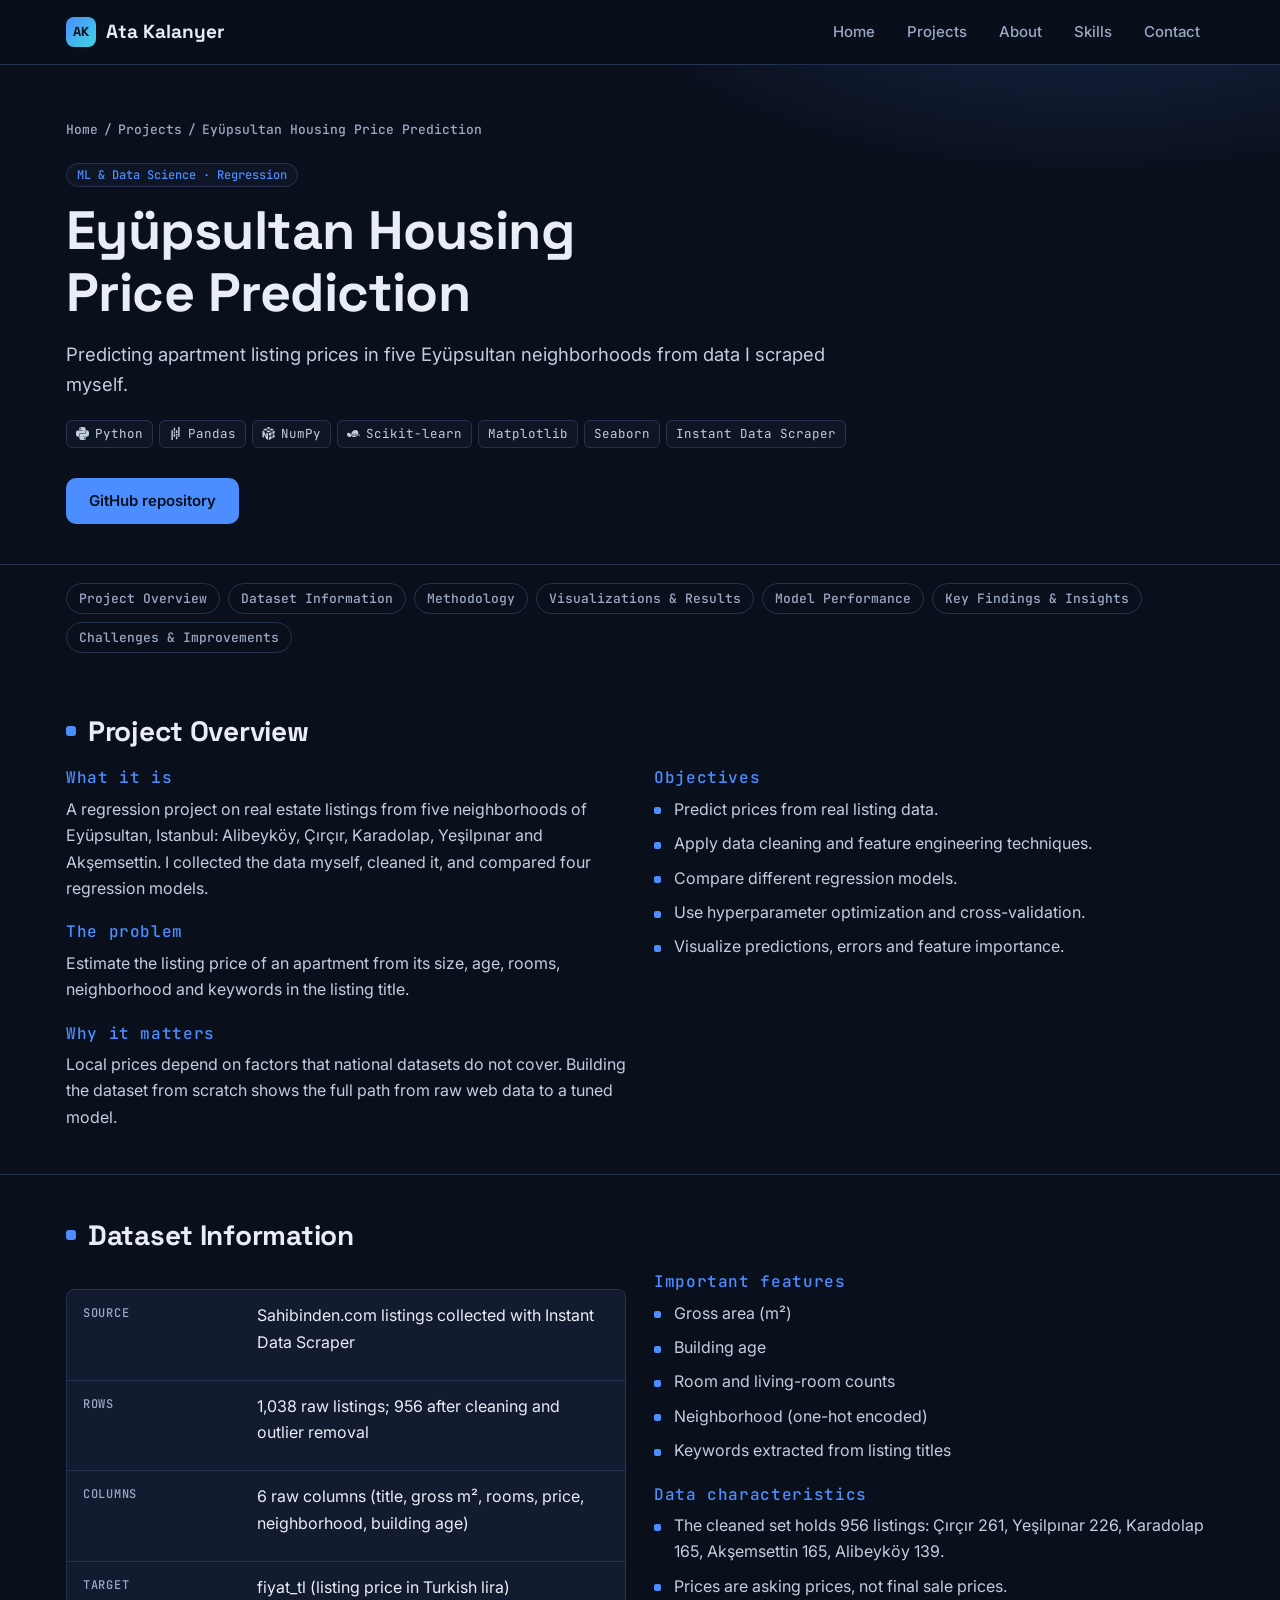
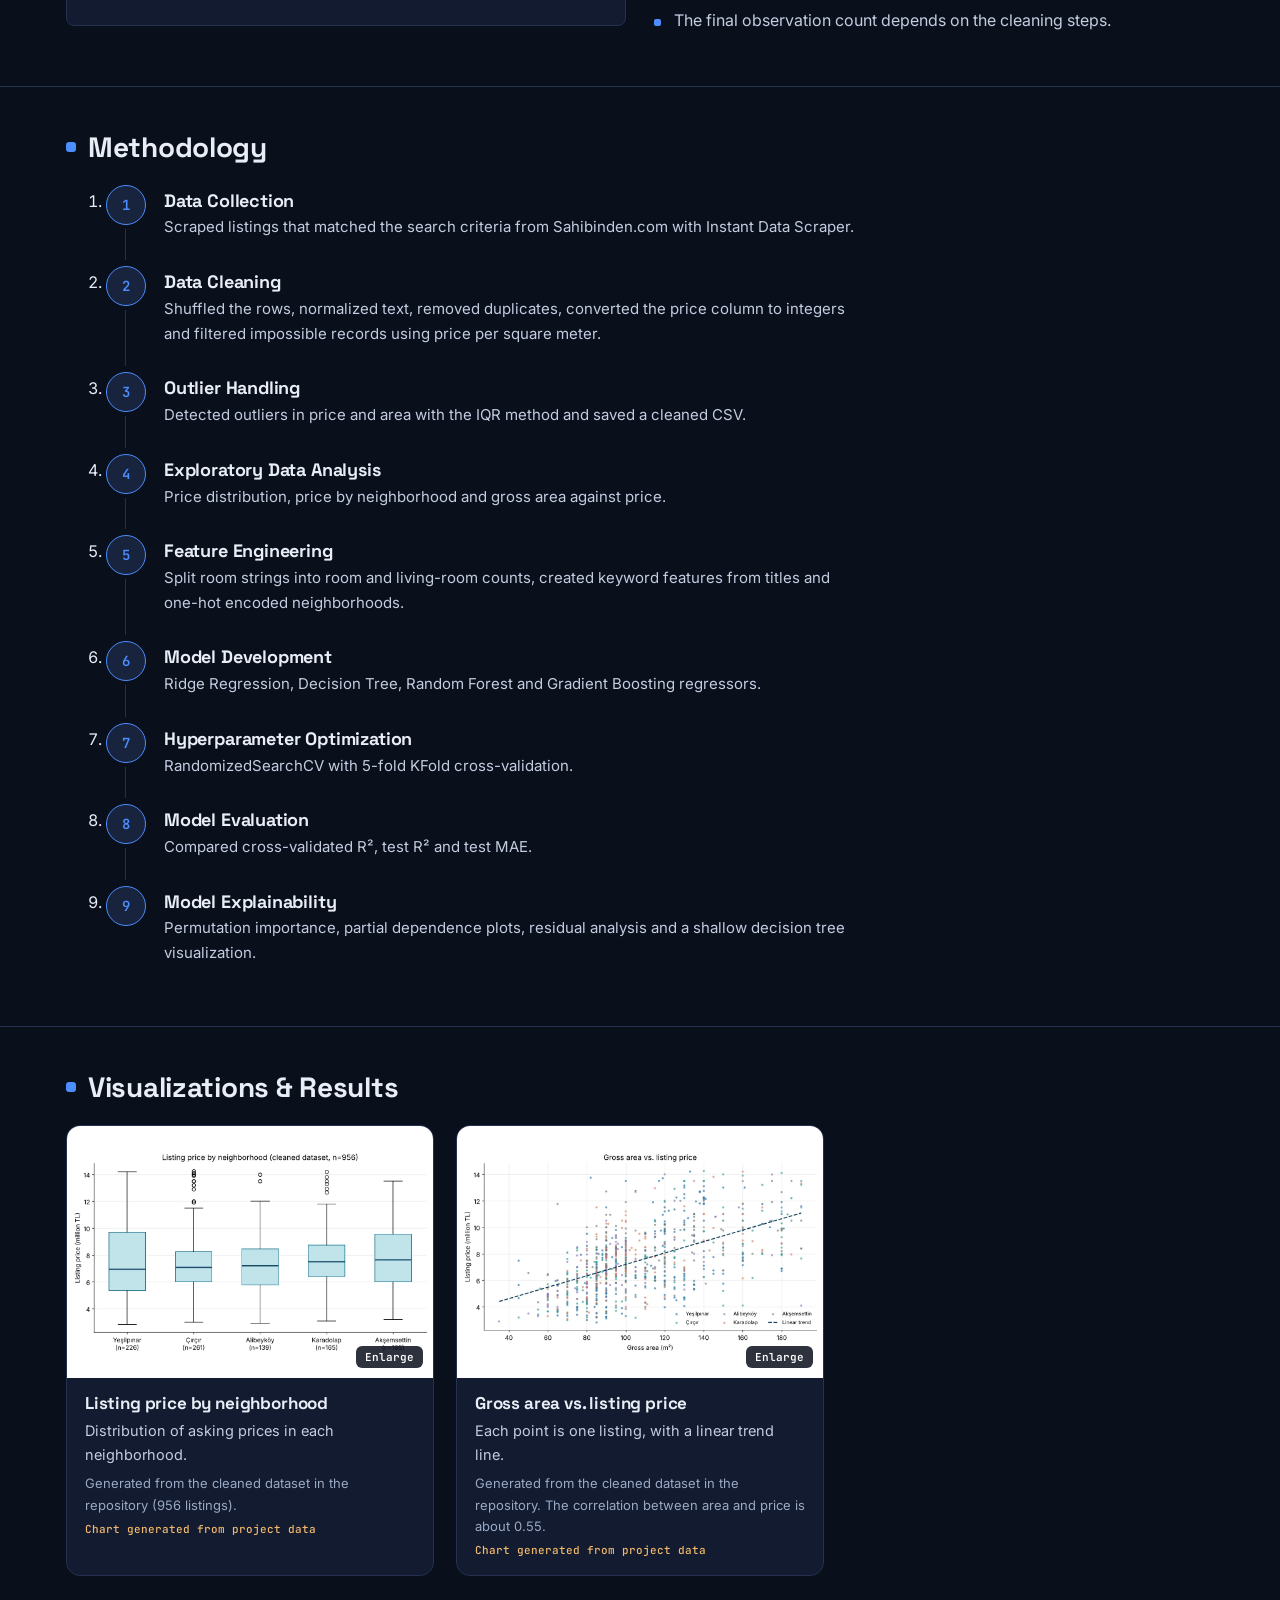
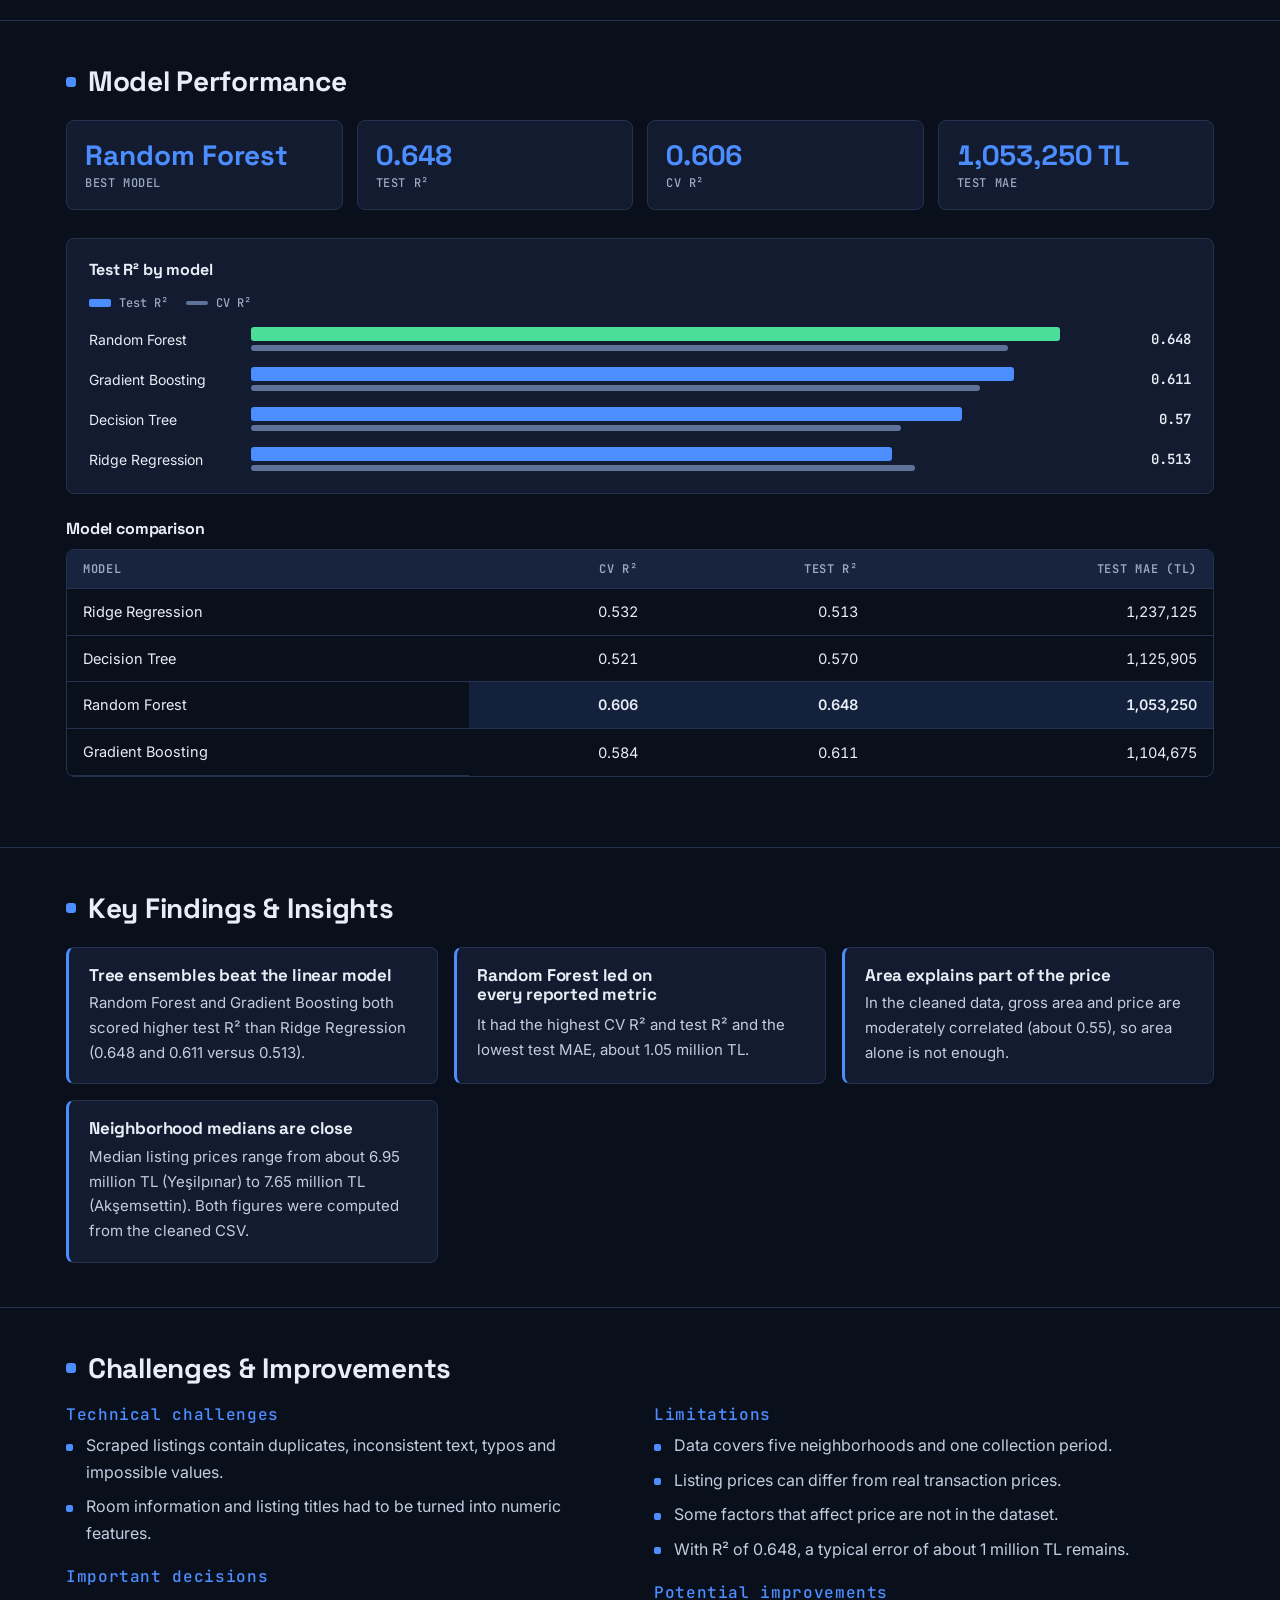
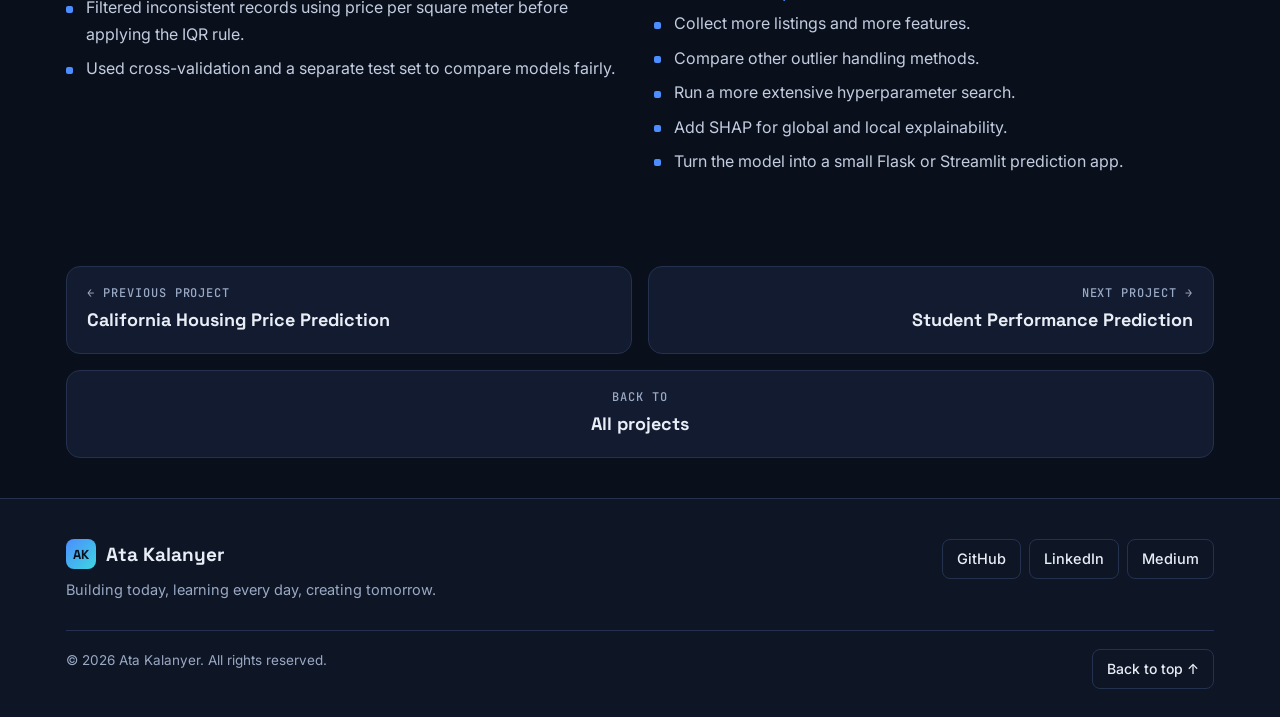
<file: projects/eyupsultan-housing-price-prediction.html>
<!doctype html>
<html lang="en">
<head>
<meta charset="utf-8">
<meta name="viewport" content="width=device-width, initial-scale=1, viewport-fit=cover">
<title>Eyüpsultan Housing Price Prediction | Ata Kalanyer</title>
<meta name="description" content="Eyüpsultan Housing Price Prediction: Predicting apartment listing prices in five Eyüpsultan neighborhoods from data I scraped myself.">
<meta property="og:title" content="Eyüpsultan Housing Price Prediction | Ata Kalanyer">
<meta property="og:description" content="Eyüpsultan Housing Price Prediction: Predicting apartment listing prices in five Eyüpsultan neighborhoods from data I scraped myself.">
<meta property="og:type" content="website">
<meta name="theme-color" content="#0a0f1c">
<link rel="preconnect" href="https://fonts.googleapis.com">
<link rel="preconnect" href="https://fonts.gstatic.com" crossorigin>
<link rel="stylesheet" href="https://fonts.googleapis.com/css2?family=Inter:wght@400;500;600;700&family=JetBrains+Mono:wght@400;500;600&family=Space+Grotesk:wght@500;600;700&display=swap">
<link rel="stylesheet" href="../assets/css/style.css">
</head>
<body class="cat-ml">
<a class="skip" href="#main">Skip to content</a>
<header class="site-header"><div class="wrap">
  <a class="brand" href="../index.html"><span class="brand-mark" aria-hidden="true">AK</span>Ata Kalanyer</a>
  <nav id="nav" class="nav" aria-label="Main"><a href="../index.html">Home</a><a href="../index.html#projects">Projects</a><a href="../index.html#about">About</a><a href="../index.html#skills">Skills</a><a href="../index.html#contact">Contact</a></nav>
  <button class="nav-toggle" type="button" aria-controls="nav" aria-expanded="false" aria-label="Menu"><svg viewBox="0 0 24 24" fill="none" stroke="currentColor" stroke-width="2" stroke-linecap="round" aria-hidden="true"><path d="M4 7h16M4 12h16M4 17h16"/></svg></button>
</div></header>
<main id="main">
<div class="p-hero"><div class="wrap">
  <nav class="crumbs" aria-label="Breadcrumb"><a href="../index.html">Home</a> / <a href="../index.html#projects">Projects</a> / <span>Eyüpsultan Housing Price Prediction</span></nav>
  <span class="pill">ML &amp; Data Science · Regression</span>
  <h1>Eyüpsultan Housing Price Prediction</h1>
  <p class="lead">Predicting apartment listing prices in five Eyüpsultan neighborhoods from data I scraped myself.</p>
  <ul class="tech" style="margin-top:20px" aria-label="Technologies used"><li><svg viewBox="0 0 24 24" aria-hidden="true" focusable="false"><path d="M14.25.18l.9.2.73.26.59.3.45.32.34.34.25.34.16.33.1.3.04.26.02.2-.01.13V8.5l-.05.63-.13.55-.21.46-.26.38-.3.31-.33.25-.35.19-.35.14-.33.1-.3.07-.26.04-.21.02H8.77l-.69.05-.59.14-.5.22-.41.27-.33.32-.27.35-.2.36-.15.37-.1.35-.07.32-.04.27-.02.21v3.06H3.17l-.21-.03-.28-.07-.32-.12-.35-.18-.36-.26-.36-.36-.35-.46-.32-.59-.28-.73-.21-.88-.14-1.05-.05-1.23.06-1.22.16-1.04.24-.87.32-.71.36-.57.4-.44.42-.33.42-.24.4-.16.36-.1.32-.05.24-.01h.16l.06.01h8.16v-.83H6.18l-.01-2.75-.02-.37.05-.34.11-.31.17-.28.25-.26.31-.23.38-.2.44-.18.51-.15.58-.12.64-.1.71-.06.77-.04.84-.02 1.27.05zm-6.3 1.98l-.23.33-.08.41.08.41.23.34.33.22.41.09.41-.09.33-.22.23-.34.08-.41-.08-.41-.23-.33-.33-.22-.41-.09-.41.09zm13.09 3.95l.28.06.32.12.35.18.36.27.36.35.35.47.32.59.28.73.21.88.14 1.04.05 1.23-.06 1.23-.16 1.04-.24.86-.32.71-.36.57-.4.45-.42.33-.42.24-.4.16-.36.09-.32.05-.24.02-.16-.01h-8.22v.82h5.84l.01 2.76.02.36-.05.34-.11.31-.17.29-.25.25-.31.24-.38.2-.44.17-.51.15-.58.13-.64.09-.71.07-.77.04-.84.01-1.27-.04-1.07-.14-.9-.2-.73-.25-.59-.3-.45-.33-.34-.34-.25-.34-.16-.33-.1-.3-.04-.25-.02-.2.01-.13v-5.34l.05-.64.13-.54.21-.46.26-.38.3-.32.33-.24.35-.2.35-.14.33-.1.3-.06.26-.04.21-.02.13-.01h5.84l.69-.05.59-.14.5-.21.41-.28.33-.32.27-.35.2-.36.15-.36.1-.35.07-.32.04-.28.02-.21V6.07h2.09l.14.01zm-6.47 14.25l-.23.33-.08.41.08.41.23.33.33.23.41.08.41-.08.33-.23.23-.33.08-.41-.08-.41-.23-.33-.33-.23-.41-.08-.41.08z"/></svg>Python</li><li><svg viewBox="0 0 24 24" aria-hidden="true" focusable="false"><path d="M16.922 0h2.623v18.104h-2.623zm-4.126 12.94h2.623v2.57h-2.623zm0-7.037h2.623v5.446h-2.623zm0 11.197h2.623v5.446h-2.623zM4.456 5.896h2.622V24H4.455zm4.213 2.559h2.623v2.57H8.67zm0 4.151h2.623v5.447H8.67zm0-11.187h2.623v5.446H8.67Z"/></svg>Pandas</li><li><svg viewBox="0 0 24 24" aria-hidden="true" focusable="false"><path d="M10.315 4.876L6.3048 2.8517l-4.401 2.1965 4.1186 2.0683zm1.8381.9277l4.2045 2.1223-4.3622 2.1906-4.125-2.0718zm5.6153-2.9213l4.3193 2.1658-3.863 1.9402-4.2131-2.1252zm-1.859-.9329L12.021 0 8.1742 1.9193l4.0068 2.0208zm-3.0401 16.7443V24l4.7107-2.3507-.0053-5.3085zm4.7037-4.2057l-.0052-5.2528-4.6985 2.3356v5.2546zm5.6553-.9845v5.327l-4.0178 2.0052-.0029-5.3028zm0-1.8626V6.4214l-4.0253 2.001.0034 5.2633zM11.2062 11.571L8.0333 9.9756v6.895s-3.8804-8.2564-4.2399-8.998c-.0463-.0957-.2371-.2007-.2858-.2262C2.8118 7.2812.773 6.2485.773 6.2485V18.43l2.8204 1.5076v-6.3674s3.8392 7.3775 3.878 7.458c.0389.0807.4245.8582.8362 1.1314.5485.363 2.8992 1.7766 2.8992 1.7766z"/></svg>NumPy</li><li><svg viewBox="0 0 24 24" aria-hidden="true" focusable="false"><path d="M15.601 5.53c-1.91.035-3.981.91-5.63 2.56-2.93 2.93-2.083 8.53-1.088 9.525.805.804 6.595 1.843 9.526-1.088a9.74 9.74 0 0 0 .584-.643c.043-.292.205-.66.489-1.106a1.848 1.848 0 0 1-.537.176c-.144.265-.37.55-.676.855-.354.335-.607.554-.76.656a.795.795 0 0 1-.437.152c-.35 0-.514-.308-.494-.924-.22.316-.425.549-.612.7a.914.914 0 0 1-.578.224c-.194 0-.36-.09-.496-.273a1.03 1.03 0 0 1-.193-.507 4.016 4.016 0 0 1-.726.583c-.224.132-.47.197-.74.197-.3 0-.543-.096-.727-.288a.978.978 0 0 1-.257-.524v.004c-.3.276-.564.48-.79.611a1.295 1.295 0 0 1-.649.197.693.693 0 0 1-.571-.275c-.145-.183-.218-.43-.218-.739 0-.464.101-1.02.302-1.67.201-.65.445-1.25.733-1.797l.842-.312a.21.21 0 0 1 .06-.013c.063 0 .116.047.157.14.04.095.061.221.061.38 0 .451-.104.888-.312 1.31-.207.422-.532.873-.974 1.352-.018.23-.027.388-.027.474 0 .193.036.345.106.458.071.113.165.169.282.169a.71.71 0 0 0 .382-.13c.132-.084.333-.26.602-.523.028-.418.187-.798.482-1.142.324-.38.685-.569 1.08-.569.206 0 .37.054.494.16a.524.524 0 0 1 .186.417c0 .458-.486.829-1.459 1.114.088.43.32.646.693.646a.807.807 0 0 0 .417-.117c.129-.076.321-.243.575-.497.032-.252.118-.495.259-.728.182-.3.416-.544.701-.73.285-.185.537-.278.756-.278.276 0 .47.127.58.381l.677-.374h.186l-.292.971c-.15.488-.226.823-.226 1.004 0 .19.067.285.202.285.086 0 .181-.045.285-.137.104-.092.25-.232.437-.42v.001c.143-.155.274-.32.392-.494-.19-.084-.285-.21-.285-.375 0-.17.058-.352.174-.545.116-.194.275-.29.479-.29.172 0 .258.088.258.265 0 .139-.05.338-.149.596.367-.04.687-.32.961-.842l.228-.01c1.059-2.438.828-5.075-.83-6.732-1.019-1.02-2.408-1.5-3.895-1.471zm4.725 8.203a8.938 8.938 0 0 1-1.333 2.151 1.09 1.09 0 0 0-.012.147c0 .168.047.309.14.423.092.113.206.17.34.17.296 0 .714-.264 1.254-.787-.001.04-.003.08-.003.121 0 .146.012.368.036.666l.733-.172c0-.2.003-.357.01-.474.01-.157.033-.33.066-.517.02-.11.07-.216.152-.315l.186-.216a5.276 5.276 0 0 1 .378-.397c.062-.055.116-.099.162-.13a.26.26 0 0 1 .123-.046c.055 0 .083.035.083.106 0 .07-.052.236-.156.497-.194.486-.292.848-.292 1.084 0 .175.046.314.136.418a.45.45 0 0 0 .358.155c.365 0 .803-.269 1.313-.808v-.381c-.361.426-.623.64-.784.64-.109 0-.163-.067-.163-.2 0-.1.065-.316.195-.65.19-.486.285-.836.285-1.048a.464.464 0 0 0-.112-.319.36.36 0 0 0-.282-.127c-.165 0-.354.077-.567.233-.213.156-.5.436-.863.84.053-.262.165-.622.335-1.08l-.809.156a6.54 6.54 0 0 0-.399 1.074c-.04.156-.07.316-.092.48a7.447 7.447 0 0 1-.49.45.38.38 0 0 1-.229.08.208.208 0 0 1-.174-.082.352.352 0 0 1-.064-.222c0-.1.019-.214.056-.343.038-.13.12-.373.249-.731l.308-.849zm-17.21-2.927c-.863-.016-1.67.263-2.261.854-1.352 1.352-1.07 3.827.631 5.527 1.7 1.701 4.95 1.21 5.527.632.467-.466 1.07-3.827-.631-5.527-.957-.957-2.158-1.465-3.267-1.486zm12.285.358h.166v.21H15.4zm.427 0h.166v.865l.46-.455h.195l-.364.362.428.684h-.198l-.357-.575-.164.166v.41h-.166zm1.016 0h.166v.21h-.166zm.481.122h.166v.288h.172v.135h-.172v.717c0 .037.006.062.02.075.012.013.037.02.074.02a.23.23 0 0 0 .078-.01v.141a.802.802 0 0 1-.136.014.23.23 0 0 1-.15-.043.15.15 0 0 1-.052-.123v-.79h-.141v-.136h.141zm-3.562.258c.081 0 .15.012.207.038.057.024.1.061.13.11s.045.106.045.173h-.176c-.006-.111-.075-.167-.208-.167a.285.285 0 0 0-.164.041.134.134 0 0 0-.06.117c0 .035.015.065.045.088.03.024.08.044.15.06l.16.039a.47.47 0 0 1 .224.105c.047.046.07.108.07.186a.3.3 0 0 1-.052.175.327.327 0 0 1-.152.116.585.585 0 0 1-.226.041c-.136 0-.24-.03-.309-.088-.069-.059-.105-.149-.109-.269h.176c.004.037.01.065.017.084a.166.166 0 0 0 .034.054c.044.043.112.065.204.065a.31.31 0 0 0 .177-.045.139.139 0 0 0 .067-.119.116.116 0 0 0-.038-.09.287.287 0 0 0-.124-.055l-.156-.038a1.248 1.248 0 0 1-.159-.05.359.359 0 0 1-.098-.061.22.22 0 0 1-.058-.083.32.32 0 0 1-.016-.108c0-.096.036-.174.109-.232a.45.45 0 0 1 .29-.087zm1.035 0a.46.46 0 0 1 .202.043.351.351 0 0 1 .187.212.577.577 0 0 1 .023.126h-.168a.256.256 0 0 0-.078-.168.242.242 0 0 0-.17-.06.248.248 0 0 0-.155.05.306.306 0 0 0-.1.144.662.662 0 0 0-.034.224.58.58 0 0 0 .035.214.299.299 0 0 0 .101.135.261.261 0 0 0 .157.048c.142 0 .227-.084.256-.252h.167a.519.519 0 0 1-.065.22.35.35 0 0 1-.146.138.464.464 0 0 1-.216.048.448.448 0 0 1-.246-.066.441.441 0 0 1-.161-.192.703.703 0 0 1-.057-.293c0-.085.01-.163.032-.233a.522.522 0 0 1 .095-.182.403.403 0 0 1 .15-.117.453.453 0 0 1 .191-.04zm.603.03h.166v1.046H15.4zm1.443 0h.166v1.046h-.166zm-5.05.618c-.08 0-.2.204-.356.611-.155.407-.308.977-.459 1.71.281-.312.509-.662.683-1.05.175-.387.262-.72.262-.999a.455.455 0 0 0-.036-.197c-.025-.05-.056-.075-.093-.075zm4.662 1.797c-.221 0-.431.188-.629.563-.197.376-.296.722-.296 1.038 0 .12.029.216.088.29a.273.273 0 0 0 .223.111c.221 0 .43-.188.625-.565.196-.377.294-.725.294-1.043a.457.457 0 0 0-.083-.29.269.269 0 0 0-.222-.104zm-2.848.007c-.146 0-.285.11-.417.333-.133.222-.2.51-.2.866.566-.159.849-.452.849-.881 0-.212-.077-.318-.232-.318Z"/></svg>Scikit-learn</li><li>Matplotlib</li><li>Seaborn</li><li>Instant Data Scraper</li></ul>
  <div class="cta-row"><a class="btn btn-primary" href="https://github.com/atakalanyer/5Mahallede_Konut_Fiyat_Tahmini" target="_blank" rel="noopener noreferrer">GitHub repository</a></div>
  
</div></div>
<div class="wrap"><nav class="toc" aria-label="On this page"><a href="#overview">Project Overview</a><a href="#dataset">Dataset Information</a><a href="#methodology">Methodology</a><a href="#results">Visualizations &amp; Results</a><a href="#performance">Model Performance</a><a href="#findings">Key Findings &amp; Insights</a><a href="#challenges">Challenges &amp; Improvements</a></nav></div>
<section class="p-sec" id="overview"><div class="wrap"><h2>Project Overview</h2><div class="two"><div class="prose"><h3>What it is</h3><p>A regression project on real estate listings from five neighborhoods of Eyüpsultan, Istanbul: Alibeyköy, Çırçır, Karadolap, Yeşilpınar and Akşemsettin. I collected the data myself, cleaned it, and compared four regression models.</p><h3>The problem</h3><p>Estimate the listing price of an apartment from its size, age, rooms, neighborhood and keywords in the listing title.</p><h3>Why it matters</h3><p>Local prices depend on factors that national datasets do not cover. Building the dataset from scratch shows the full path from raw web data to a tuned model.</p></div>
    <div class="prose"><h3>Objectives</h3><ul class="bul"><li>Predict prices from real listing data.</li><li>Apply data cleaning and feature engineering techniques.</li><li>Compare different regression models.</li><li>Use hyperparameter optimization and cross-validation.</li><li>Visualize predictions, errors and feature importance.</li></ul></div></div></div></section>
<section class="p-sec" id="dataset"><div class="wrap"><h2>Dataset Information</h2><div class="two"><dl class="kv">
      <div><dt>Source</dt><dd>Sahibinden.com listings collected with Instant Data Scraper</dd></div>
      <div><dt>Rows</dt><dd>1,038 raw listings; 956 after cleaning and outlier removal</dd></div><div><dt>Columns</dt><dd>6 raw columns (title, gross m², rooms, price, neighborhood, building age)</dd></div><div><dt>Target</dt><dd>fiyat_tl (listing price in Turkish lira)</dd></div></dl>
    <div class="prose"><h3>Important features</h3><ul class="bul"><li>Gross area (m²)</li><li>Building age</li><li>Room and living-room counts</li><li>Neighborhood (one-hot encoded)</li><li>Keywords extracted from listing titles</li></ul><h3>Data characteristics</h3><ul class="bul"><li>The cleaned set holds 956 listings: Çırçır 261, Yeşilpınar 226, Karadolap 165, Akşemsettin 165, Alibeyköy 139.</li><li>Prices are asking prices, not final sale prices.</li><li>The final observation count depends on the cleaning steps.</li></ul></div></div></div></section>
<section class="p-sec" id="methodology"><div class="wrap"><h2>Methodology</h2><ol class="timeline"><li><h3>Data Collection</h3><p>Scraped listings that matched the search criteria from Sahibinden.com with Instant Data Scraper.</p></li><li><h3>Data Cleaning</h3><p>Shuffled the rows, normalized text, removed duplicates, converted the price column to integers and filtered impossible records using price per square meter.</p></li><li><h3>Outlier Handling</h3><p>Detected outliers in price and area with the IQR method and saved a cleaned CSV.</p></li><li><h3>Exploratory Data Analysis</h3><p>Price distribution, price by neighborhood and gross area against price.</p></li><li><h3>Feature Engineering</h3><p>Split room strings into room and living-room counts, created keyword features from titles and one-hot encoded neighborhoods.</p></li><li><h3>Model Development</h3><p>Ridge Regression, Decision Tree, Random Forest and Gradient Boosting regressors.</p></li><li><h3>Hyperparameter Optimization</h3><p>RandomizedSearchCV with 5-fold KFold cross-validation.</p></li><li><h3>Model Evaluation</h3><p>Compared cross-validated R², test R² and test MAE.</p></li><li><h3>Model Explainability</h3><p>Permutation importance, partial dependence plots, residual analysis and a shallow decision tree visualization.</p></li></ol></div></section>
<section class="p-sec" id="results"><div class="wrap"><h2>Visualizations &amp; Results</h2><div class="gallery"><figure class="fig"><button type="button" data-lightbox data-src="../assets/img/ml/eyupsultan/price-by-neighborhood.webp" data-alt="Listing price by neighborhood" data-title="Listing price by neighborhood" data-desc="Distribution of asking prices in each neighborhood. Generated from the cleaned dataset in the repository (956 listings)." aria-label="Enlarge: Listing price by neighborhood"><img src="../assets/img/ml/eyupsultan/price-by-neighborhood.webp" alt="Listing price by neighborhood" loading="lazy"><span class="zoom">Enlarge</span></button><figcaption><h3>Listing price by neighborhood</h3><p>Distribution of asking prices in each neighborhood.</p><small>Generated from the cleaned dataset in the repository (956 listings).</small><span class="gen">Chart generated from project data</span></figcaption></figure><figure class="fig"><button type="button" data-lightbox data-src="../assets/img/ml/eyupsultan/area-vs-price.webp" data-alt="Gross area vs. listing price" data-title="Gross area vs. listing price" data-desc="Each point is one listing, with a linear trend line. Generated from the cleaned dataset in the repository. The correlation between area and price is about 0.55." aria-label="Enlarge: Gross area vs. listing price"><img src="../assets/img/ml/eyupsultan/area-vs-price.webp" alt="Gross area vs. listing price" loading="lazy"><span class="zoom">Enlarge</span></button><figcaption><h3>Gross area vs. listing price</h3><p>Each point is one listing, with a linear trend line.</p><small>Generated from the cleaned dataset in the repository. The correlation between area and price is about 0.55.</small><span class="gen">Chart generated from project data</span></figcaption></figure></div></div></section>
<section class="p-sec" id="performance"><div class="wrap"><h2>Model Performance</h2><div class="metrics"><div class="metric"><b>Random Forest</b><span>Best model</span></div><div class="metric"><b>0.648</b><span>Test R²</span></div><div class="metric"><b>0.606</b><span>CV R²</span></div><div class="metric"><b>1,053,250 TL</b><span>Test MAE</span></div></div><div class="bars"><h3>Test R² by model</h3><div class="legend"><span>Test R²</span><span>CV R²</span></div><div class="bar-row best"><span class="lab">Random Forest</span><div class="track"><i style="width:92.6%"></i><i class="s" style="width:86.6%"></i></div><output>0.648</output></div><div class="bar-row"><span class="lab">Gradient Boosting</span><div class="track"><i style="width:87.3%"></i><i class="s" style="width:83.4%"></i></div><output>0.611</output></div><div class="bar-row"><span class="lab">Decision Tree</span><div class="track"><i style="width:81.4%"></i><i class="s" style="width:74.4%"></i></div><output>0.57</output></div><div class="bar-row"><span class="lab">Ridge Regression</span><div class="track"><i style="width:73.3%"></i><i class="s" style="width:76.0%"></i></div><output>0.513</output></div></div><div class="tbl-wrap"><h3>Model comparison</h3><div class="tbl-scroll"><table><thead><tr><th scope="col">Model</th><th scope="col">CV R²</th><th scope="col">Test R²</th><th scope="col">Test MAE (TL)</th></tr></thead><tbody><tr><th scope="row" style="background:none;text-transform:none;letter-spacing:0;font:inherit;color:inherit">Ridge Regression</th><td>0.532</td><td>0.513</td><td>1,237,125</td></tr><tr><th scope="row" style="background:none;text-transform:none;letter-spacing:0;font:inherit;color:inherit">Decision Tree</th><td>0.521</td><td>0.570</td><td>1,125,905</td></tr><tr class="hl"><th scope="row" style="background:none;text-transform:none;letter-spacing:0;font:inherit;color:inherit">Random Forest</th><td>0.606</td><td>0.648</td><td>1,053,250</td></tr><tr><th scope="row" style="background:none;text-transform:none;letter-spacing:0;font:inherit;color:inherit">Gradient Boosting</th><td>0.584</td><td>0.611</td><td>1,104,675</td></tr></tbody></table></div></div></div></section>
<section class="p-sec" id="findings"><div class="wrap"><h2>Key Findings &amp; Insights</h2><div class="findings"><div class="finding"><h3>Tree ensembles beat the linear model</h3><p>Random Forest and Gradient Boosting both scored higher test R² than Ridge Regression (0.648 and 0.611 versus 0.513).</p></div><div class="finding"><h3>Random Forest led on every reported metric</h3><p>It had the highest CV R² and test R² and the lowest test MAE, about 1.05 million TL.</p></div><div class="finding"><h3>Area explains part of the price</h3><p>In the cleaned data, gross area and price are moderately correlated (about 0.55), so area alone is not enough.</p></div><div class="finding"><h3>Neighborhood medians are close</h3><p>Median listing prices range from about 6.95 million TL (Yeşilpınar) to 7.65 million TL (Akşemsettin). Both figures were computed from the cleaned CSV.</p></div></div></div></section>
<section class="p-sec" id="challenges"><div class="wrap"><h2>Challenges &amp; Improvements</h2><div class="two"><div class="prose"><h3>Technical challenges</h3><ul class="bul"><li>Scraped listings contain duplicates, inconsistent text, typos and impossible values.</li><li>Room information and listing titles had to be turned into numeric features.</li></ul><h3>Important decisions</h3><ul class="bul"><li>Filtered inconsistent records using price per square meter before applying the IQR rule.</li><li>Used cross-validation and a separate test set to compare models fairly.</li></ul></div><div class="prose"><h3>Limitations</h3><ul class="bul"><li>Data covers five neighborhoods and one collection period.</li><li>Listing prices can differ from real transaction prices.</li><li>Some factors that affect price are not in the dataset.</li><li>With R² of 0.648, a typical error of about 1 million TL remains.</li></ul><h3>Potential improvements</h3><ul class="bul"><li>Collect more listings and more features.</li><li>Compare other outlier handling methods.</li><li>Run a more extensive hyperparameter search.</li><li>Add SHAP for global and local explainability.</li><li>Turn the model into a small Flask or Streamlit prediction app.</li></ul></div></div></div></section>
<div class="wrap"><nav class="pager" aria-label="Project navigation">
  <a class="prev" href="california-housing-price-prediction.html"><small>← Previous project</small><b>California Housing Price Prediction</b></a>
  <a class="next" href="student-performance-prediction.html"><small>Next project →</small><b>Student Performance Prediction</b></a>
  <a class="pager-all" href="../index.html#projects"><small>Back to</small><b>All projects</b></a>
</nav></div>
</main>
<footer class="site-footer"><div class="wrap">
  <div class="foot">
    <div><a class="brand" href="../index.html"><span class="brand-mark" aria-hidden="true">AK</span>Ata Kalanyer</a><p>Building today, learning every day, creating tomorrow.</p></div>
    <div class="social" aria-label="Social links">
      <a href="https://github.com/atakalanyer" target="_blank" rel="noopener noreferrer">GitHub</a>
      <a href="https://www.linkedin.com/in/atakalanyer/" target="_blank" rel="noopener noreferrer">LinkedIn</a>
      <a href="https://medium.com/@atakalanyer852" target="_blank" rel="noopener noreferrer">Medium</a>
    </div>
  </div>
  <div class="copy"><span>&copy; 2026 Ata Kalanyer. All rights reserved.</span><button class="to-top" type="button">Back to top ↑</button></div>
</div></footer>
<dialog class="lb" id="lb" aria-label="Image viewer">
  <div class="lb-in"><div class="lb-img"><img id="lb-img" alt=""></div><div class="lb-cap"><b id="lb-title"></b><span id="lb-desc"></span></div></div>
  <button class="lb-btn lb-close" id="lb-close" type="button" aria-label="Close">✕</button>
  <button class="lb-btn lb-prev" id="lb-prev" type="button" aria-label="Previous image">‹</button>
  <button class="lb-btn lb-next" id="lb-next" type="button" aria-label="Next image">›</button>
</dialog>
<script src="../assets/js/main.js"></script>
</body>
</html>
</file>
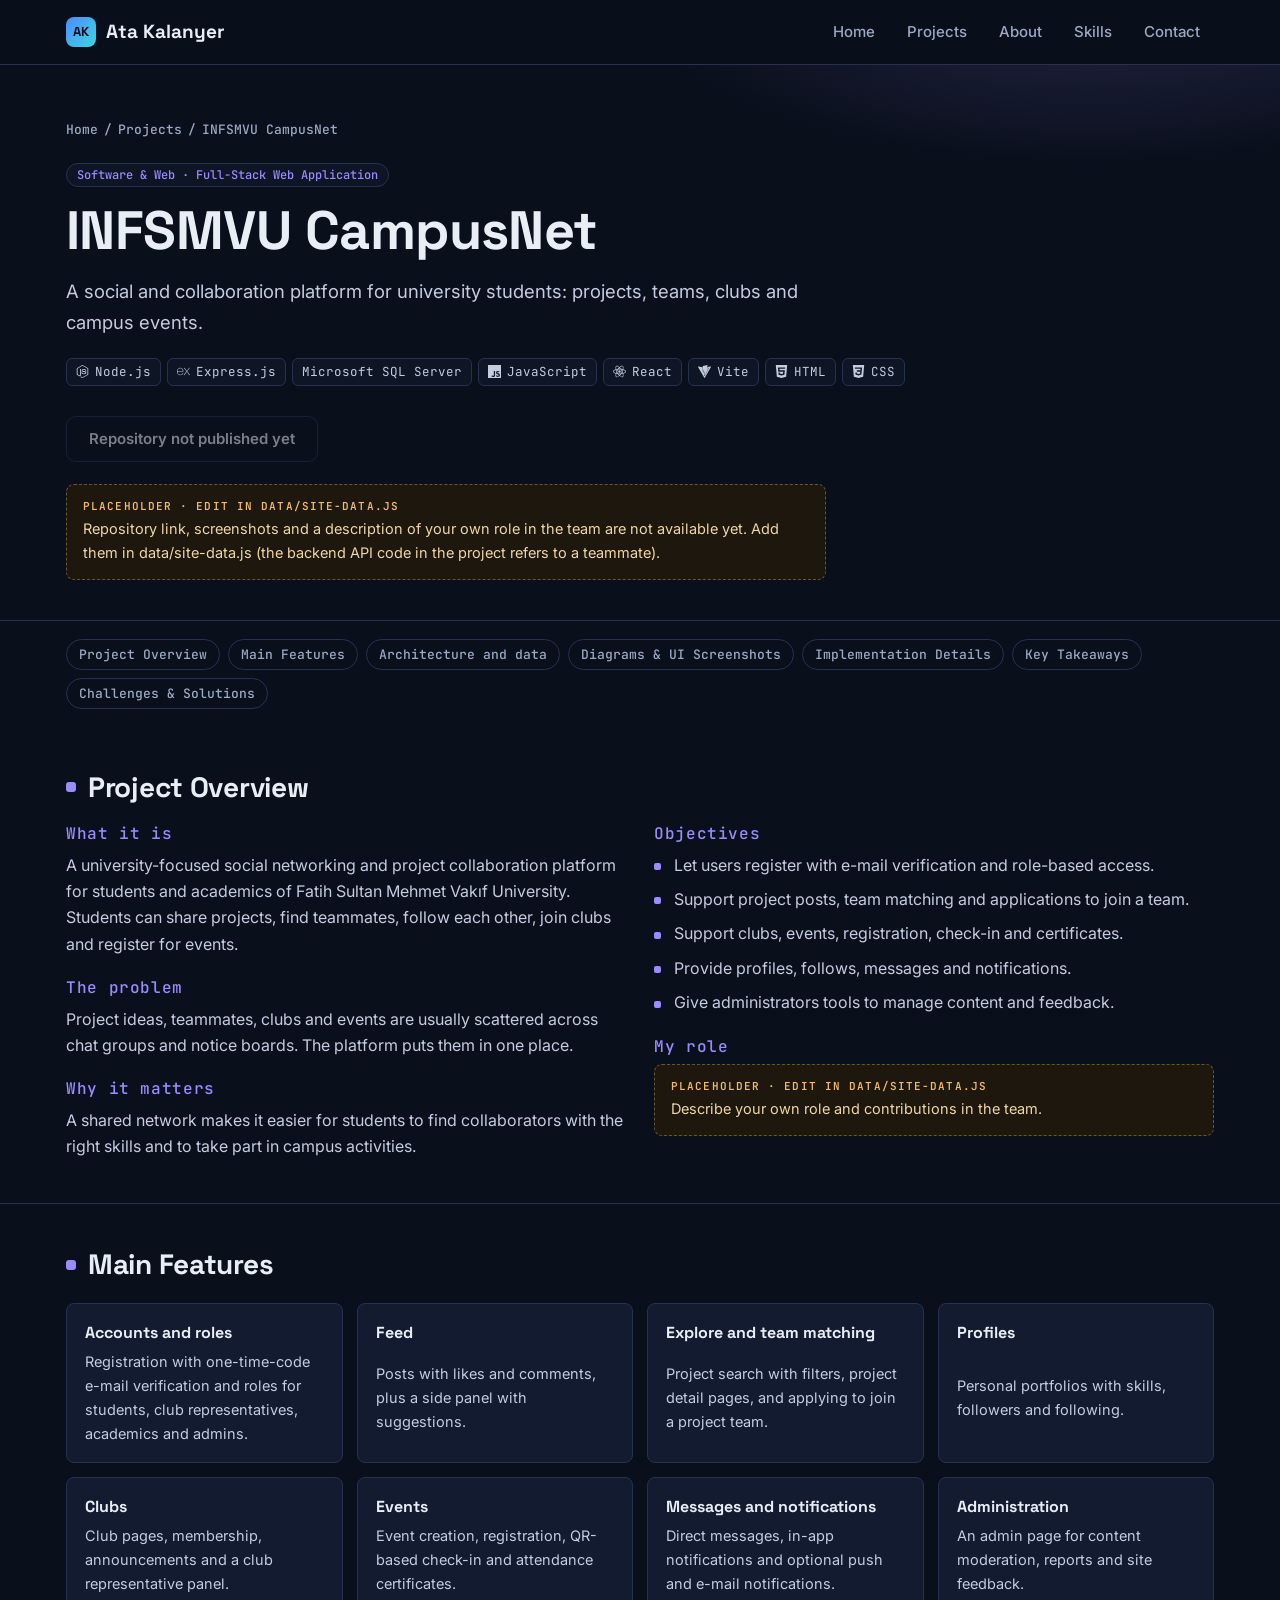
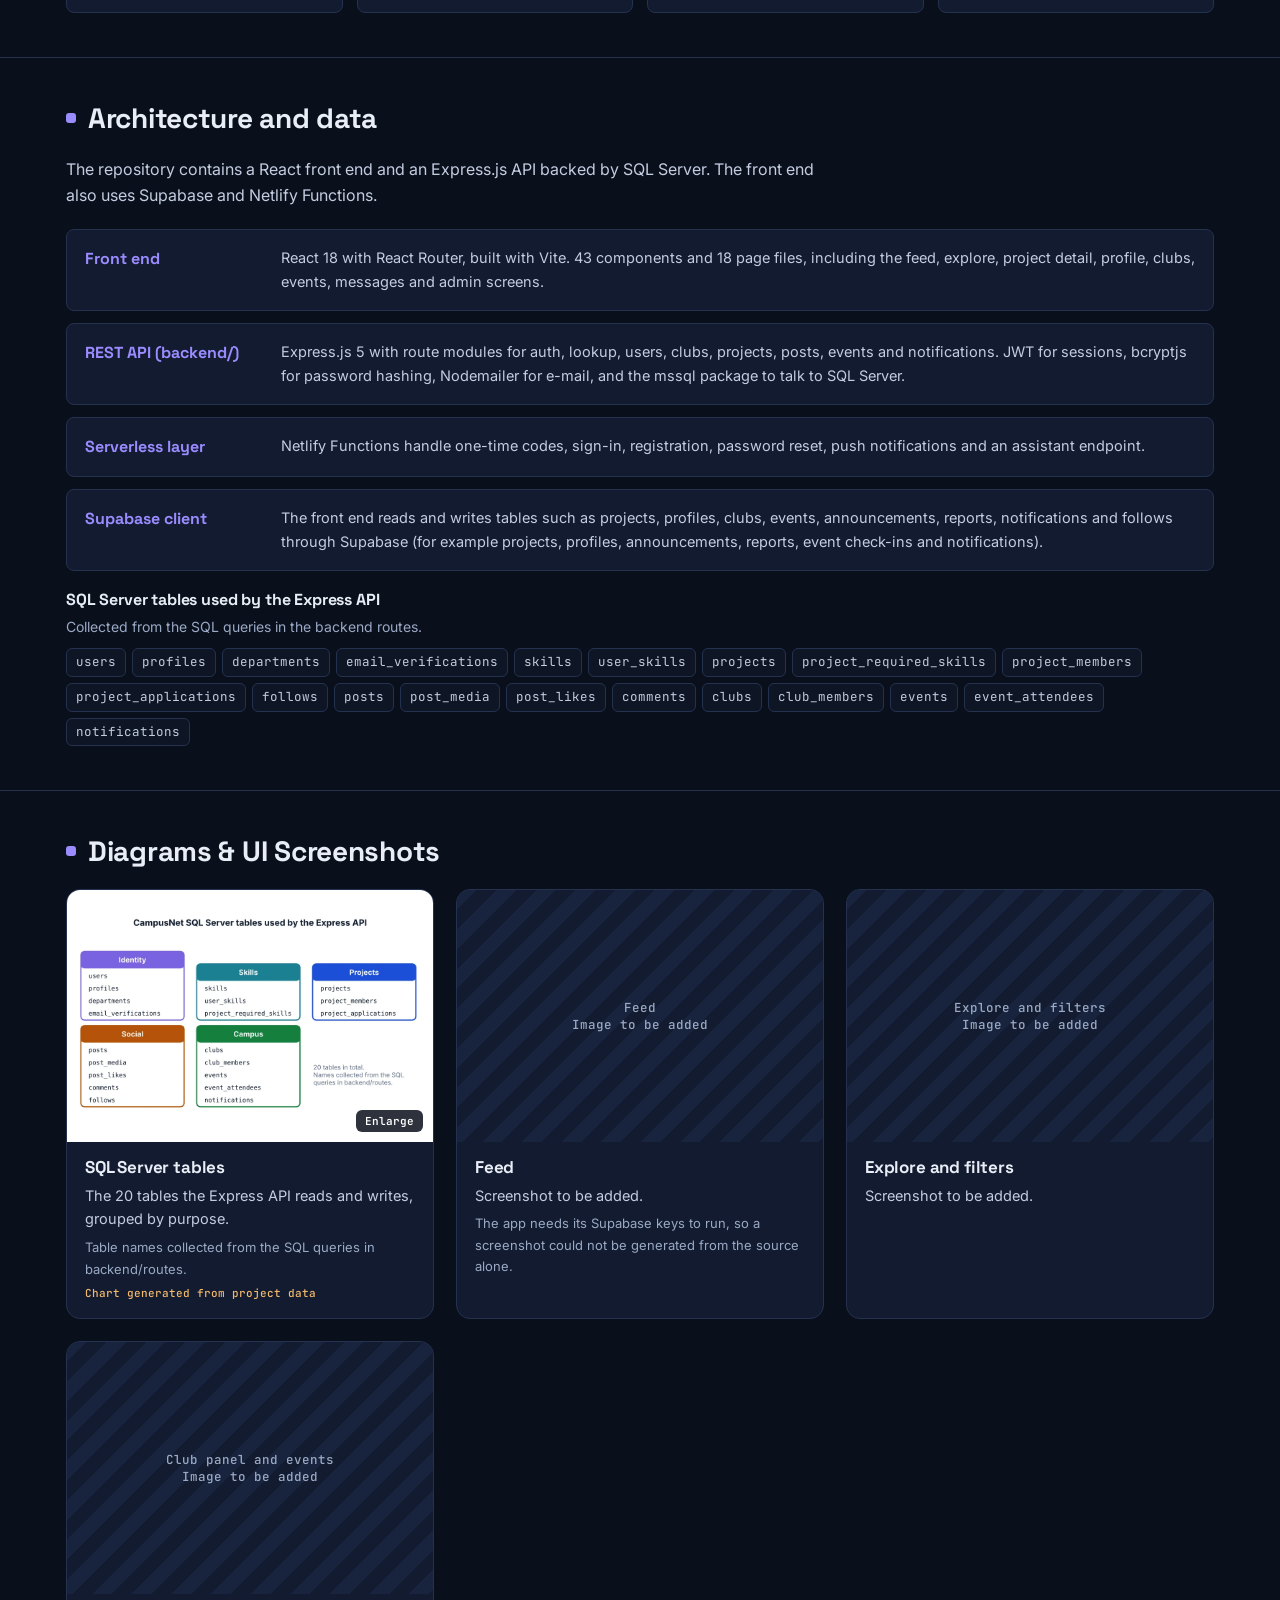
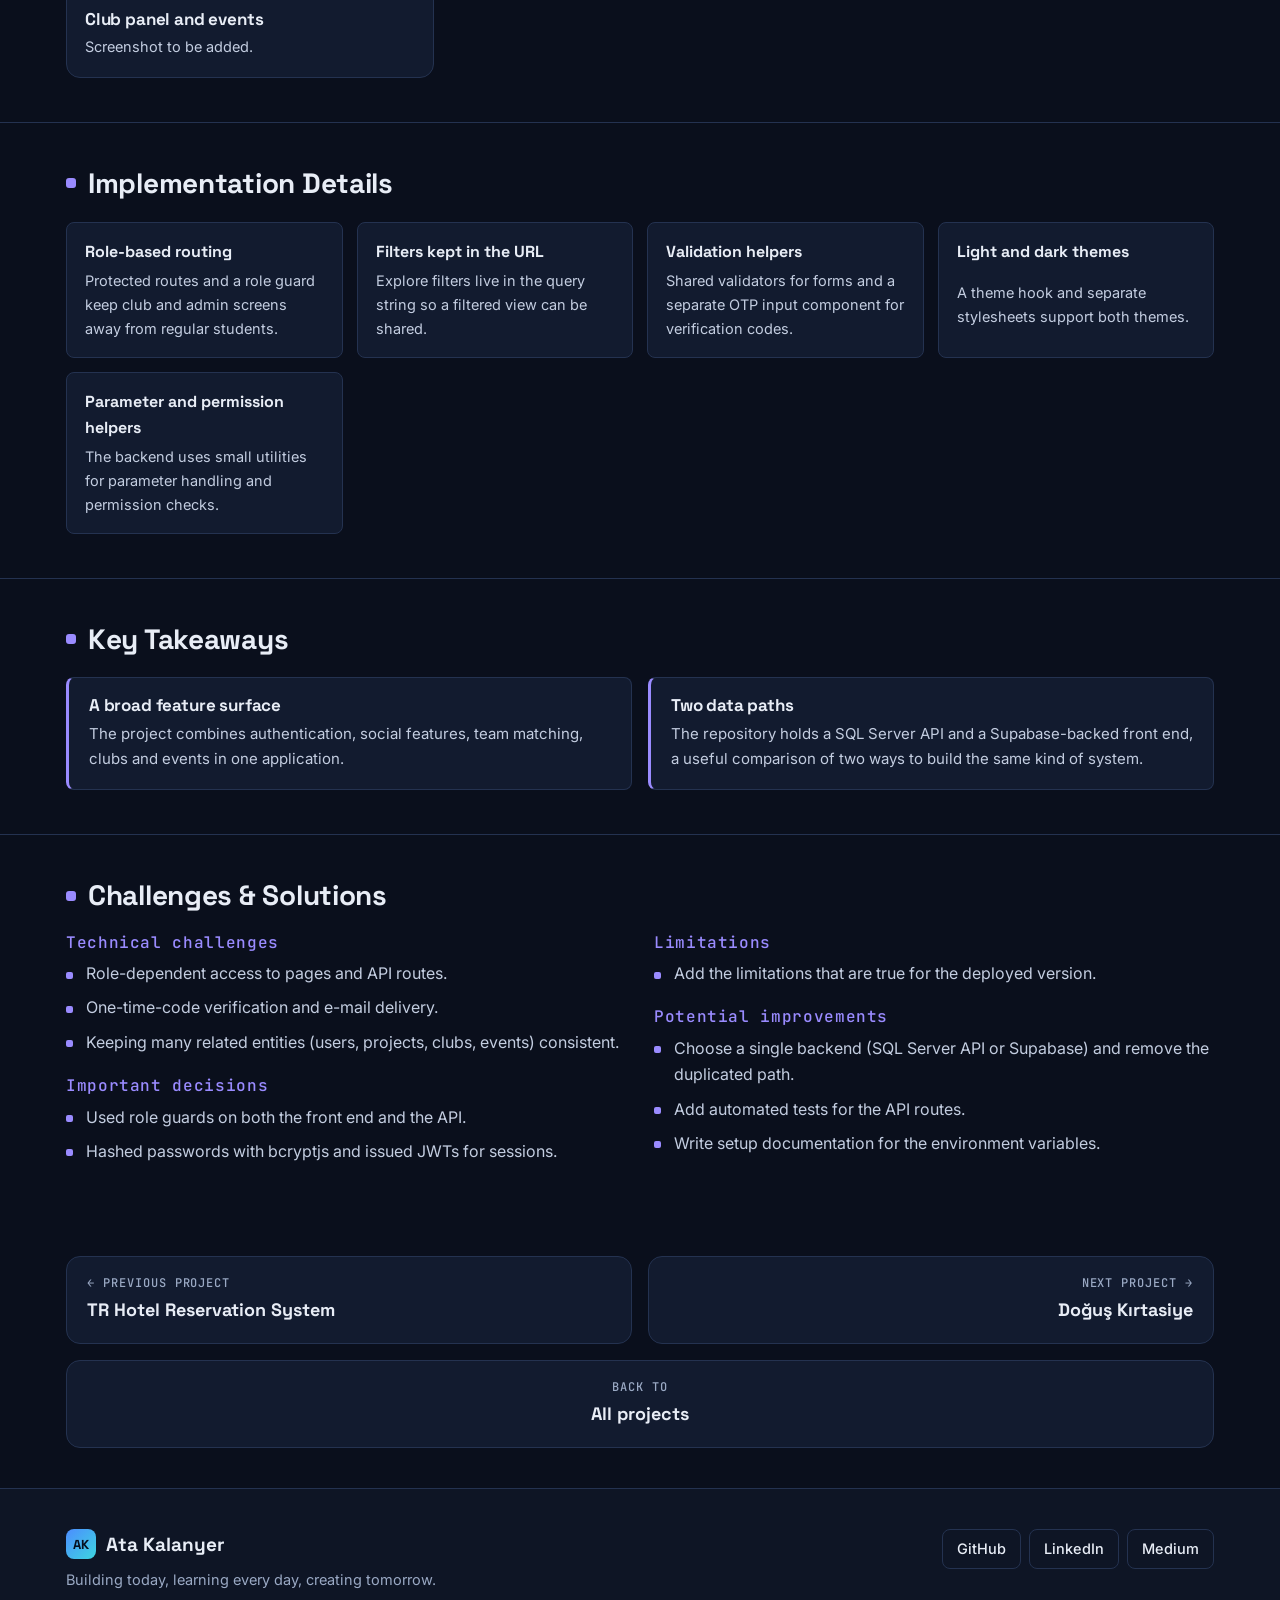
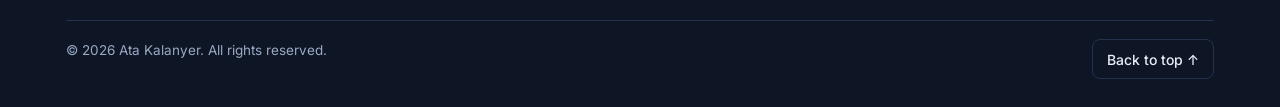
<file: projects/infsmvu-campusnet.html>
<!doctype html>
<html lang="en">
<head>
<meta charset="utf-8">
<meta name="viewport" content="width=device-width, initial-scale=1, viewport-fit=cover">
<title>INFSMVU CampusNet | Ata Kalanyer</title>
<meta name="description" content="INFSMVU CampusNet: A social and collaboration platform for university students: projects, teams, clubs and campus events.">
<meta property="og:title" content="INFSMVU CampusNet | Ata Kalanyer">
<meta property="og:description" content="INFSMVU CampusNet: A social and collaboration platform for university students: projects, teams, clubs and campus events.">
<meta property="og:type" content="website">
<meta name="theme-color" content="#0a0f1c">
<link rel="preconnect" href="https://fonts.googleapis.com">
<link rel="preconnect" href="https://fonts.gstatic.com" crossorigin>
<link rel="stylesheet" href="https://fonts.googleapis.com/css2?family=Inter:wght@400;500;600;700&family=JetBrains+Mono:wght@400;500;600&family=Space+Grotesk:wght@500;600;700&display=swap">
<link rel="stylesheet" href="../assets/css/style.css">
</head>
<body class="cat-software">
<a class="skip" href="#main">Skip to content</a>
<header class="site-header"><div class="wrap">
  <a class="brand" href="../index.html"><span class="brand-mark" aria-hidden="true">AK</span>Ata Kalanyer</a>
  <nav id="nav" class="nav" aria-label="Main"><a href="../index.html">Home</a><a href="../index.html#projects">Projects</a><a href="../index.html#about">About</a><a href="../index.html#skills">Skills</a><a href="../index.html#contact">Contact</a></nav>
  <button class="nav-toggle" type="button" aria-controls="nav" aria-expanded="false" aria-label="Menu"><svg viewBox="0 0 24 24" fill="none" stroke="currentColor" stroke-width="2" stroke-linecap="round" aria-hidden="true"><path d="M4 7h16M4 12h16M4 17h16"/></svg></button>
</div></header>
<main id="main">
<div class="p-hero"><div class="wrap">
  <nav class="crumbs" aria-label="Breadcrumb"><a href="../index.html">Home</a> / <a href="../index.html#projects">Projects</a> / <span>INFSMVU CampusNet</span></nav>
  <span class="pill">Software &amp; Web · Full-Stack Web Application</span>
  <h1>INFSMVU CampusNet</h1>
  <p class="lead">A social and collaboration platform for university students: projects, teams, clubs and campus events.</p>
  <ul class="tech" style="margin-top:20px" aria-label="Technologies used"><li><svg viewBox="0 0 24 24" aria-hidden="true" focusable="false"><path d="M11.998,24c-0.321,0-0.641-0.084-0.922-0.247l-2.936-1.737c-0.438-0.245-0.224-0.332-0.08-0.383 c0.585-0.203,0.703-0.25,1.328-0.604c0.065-0.037,0.151-0.023,0.218,0.017l2.256,1.339c0.082,0.045,0.197,0.045,0.272,0l8.795-5.076 c0.082-0.047,0.134-0.141,0.134-0.238V6.921c0-0.099-0.053-0.192-0.137-0.242l-8.791-5.072c-0.081-0.047-0.189-0.047-0.271,0 L3.075,6.68C2.99,6.729,2.936,6.825,2.936,6.921v10.15c0,0.097,0.054,0.189,0.139,0.235l2.409,1.392 c1.307,0.654,2.108-0.116,2.108-0.89V7.787c0-0.142,0.114-0.253,0.256-0.253h1.115c0.139,0,0.255,0.112,0.255,0.253v10.021 c0,1.745-0.95,2.745-2.604,2.745c-0.508,0-0.909,0-2.026-0.551L2.28,18.675c-0.57-0.329-0.922-0.945-0.922-1.604V6.921 c0-0.659,0.353-1.275,0.922-1.603l8.795-5.082c0.557-0.315,1.296-0.315,1.848,0l8.794,5.082c0.57,0.329,0.924,0.944,0.924,1.603 v10.15c0,0.659-0.354,1.273-0.924,1.604l-8.794,5.078C12.643,23.916,12.324,24,11.998,24z M19.099,13.993 c0-1.9-1.284-2.406-3.987-2.763c-2.731-0.361-3.009-0.548-3.009-1.187c0-0.528,0.235-1.233,2.258-1.233 c1.807,0,2.473,0.389,2.747,1.607c0.024,0.115,0.129,0.199,0.247,0.199h1.141c0.071,0,0.138-0.031,0.186-0.081 c0.048-0.054,0.074-0.123,0.067-0.196c-0.177-2.098-1.571-3.076-4.388-3.076c-2.508,0-4.004,1.058-4.004,2.833 c0,1.925,1.488,2.457,3.895,2.695c2.88,0.282,3.103,0.703,3.103,1.269c0,0.983-0.789,1.402-2.642,1.402 c-2.327,0-2.839-0.584-3.011-1.742c-0.02-0.124-0.126-0.215-0.253-0.215h-1.137c-0.141,0-0.254,0.112-0.254,0.253 c0,1.482,0.806,3.248,4.655,3.248C17.501,17.007,19.099,15.91,19.099,13.993z"/></svg>Node.js</li><li><svg viewBox="0 0 24 24" aria-hidden="true" focusable="false"><path d="M24 18.588a1.529 1.529 0 01-1.895-.72l-3.45-4.771-.5-.667-4.003 5.444a1.466 1.466 0 01-1.802.708l5.158-6.92-4.798-6.251a1.595 1.595 0 011.9.666l3.576 4.83 3.596-4.81a1.435 1.435 0 011.788-.668L21.708 7.9l-2.522 3.283a.666.666 0 000 .994l4.804 6.412zM.002 11.576l.42-2.075c1.154-4.103 5.858-5.81 9.094-3.27 1.895 1.489 2.368 3.597 2.275 5.973H1.116C.943 16.447 4.005 19.009 7.92 17.7a4.078 4.078 0 002.582-2.876c.207-.666.548-.78 1.174-.588a5.417 5.417 0 01-2.589 3.957 6.272 6.272 0 01-7.306-.933 6.575 6.575 0 01-1.64-3.858c0-.235-.08-.455-.134-.666A88.33 88.33 0 010 11.577zm1.127-.286h9.654c-.06-3.076-2.001-5.258-4.59-5.278-2.882-.04-4.944 2.094-5.071 5.264z"/></svg>Express.js</li><li>Microsoft SQL Server</li><li><svg viewBox="0 0 24 24" aria-hidden="true" focusable="false"><path d="M0 0h24v24H0V0zm22.034 18.276c-.175-1.095-.888-2.015-3.003-2.873-.736-.345-1.554-.585-1.797-1.14-.091-.33-.105-.51-.046-.705.15-.646.915-.84 1.515-.66.39.12.75.42.976.9 1.034-.676 1.034-.676 1.755-1.125-.27-.42-.404-.601-.586-.78-.63-.705-1.469-1.065-2.834-1.034l-.705.089c-.676.165-1.32.525-1.71 1.005-1.14 1.291-.811 3.541.569 4.471 1.365 1.02 3.361 1.244 3.616 2.205.24 1.17-.87 1.545-1.966 1.41-.811-.18-1.26-.586-1.755-1.336l-1.83 1.051c.21.48.45.689.81 1.109 1.74 1.756 6.09 1.666 6.871-1.004.029-.09.24-.705.074-1.65l.046.067zm-8.983-7.245h-2.248c0 1.938-.009 3.864-.009 5.805 0 1.232.063 2.363-.138 2.711-.33.689-1.18.601-1.566.48-.396-.196-.597-.466-.83-.855-.063-.105-.11-.196-.127-.196l-1.825 1.125c.305.63.75 1.172 1.324 1.517.855.51 2.004.675 3.207.405.783-.226 1.458-.691 1.811-1.411.51-.93.402-2.07.397-3.346.012-2.054 0-4.109 0-6.179l.004-.056z"/></svg>JavaScript</li><li><svg viewBox="0 0 24 24" aria-hidden="true" focusable="false"><path d="M14.23 12.004a2.236 2.236 0 0 1-2.235 2.236 2.236 2.236 0 0 1-2.236-2.236 2.236 2.236 0 0 1 2.235-2.236 2.236 2.236 0 0 1 2.236 2.236zm2.648-10.69c-1.346 0-3.107.96-4.888 2.622-1.78-1.653-3.542-2.602-4.887-2.602-.41 0-.783.093-1.106.278-1.375.793-1.683 3.264-.973 6.365C1.98 8.917 0 10.42 0 12.004c0 1.59 1.99 3.097 5.043 4.03-.704 3.113-.39 5.588.988 6.38.32.187.69.275 1.102.275 1.345 0 3.107-.96 4.888-2.624 1.78 1.654 3.542 2.603 4.887 2.603.41 0 .783-.09 1.106-.275 1.374-.792 1.683-3.263.973-6.365C22.02 15.096 24 13.59 24 12.004c0-1.59-1.99-3.097-5.043-4.032.704-3.11.39-5.587-.988-6.38-.318-.184-.688-.277-1.092-.278zm-.005 1.09v.006c.225 0 .406.044.558.127.666.382.955 1.835.73 3.704-.054.46-.142.945-.25 1.44-.96-.236-2.006-.417-3.107-.534-.66-.905-1.345-1.727-2.035-2.447 1.592-1.48 3.087-2.292 4.105-2.295zm-9.77.02c1.012 0 2.514.808 4.11 2.28-.686.72-1.37 1.537-2.02 2.442-1.107.117-2.154.298-3.113.538-.112-.49-.195-.964-.254-1.42-.23-1.868.054-3.32.714-3.707.19-.09.4-.127.563-.132zm4.882 3.05c.455.468.91.992 1.36 1.564-.44-.02-.89-.034-1.345-.034-.46 0-.915.01-1.36.034.44-.572.895-1.096 1.345-1.565zM12 8.1c.74 0 1.477.034 2.202.093.406.582.802 1.203 1.183 1.86.372.64.71 1.29 1.018 1.946-.308.655-.646 1.31-1.013 1.95-.38.66-.773 1.288-1.18 1.87-.728.063-1.466.098-2.21.098-.74 0-1.477-.035-2.202-.093-.406-.582-.802-1.204-1.183-1.86-.372-.64-.71-1.29-1.018-1.946.303-.657.646-1.313 1.013-1.954.38-.66.773-1.286 1.18-1.868.728-.064 1.466-.098 2.21-.098zm-3.635.254c-.24.377-.48.763-.704 1.16-.225.39-.435.782-.635 1.174-.265-.656-.49-1.31-.676-1.947.64-.15 1.315-.283 2.015-.386zm7.26 0c.695.103 1.365.23 2.006.387-.18.632-.405 1.282-.66 1.933-.2-.39-.41-.783-.64-1.174-.225-.392-.465-.774-.705-1.146zm3.063.675c.484.15.944.317 1.375.498 1.732.74 2.852 1.708 2.852 2.476-.005.768-1.125 1.74-2.857 2.475-.42.18-.88.342-1.355.493-.28-.958-.646-1.956-1.1-2.98.45-1.017.81-2.01 1.085-2.964zm-13.395.004c.278.96.645 1.957 1.1 2.98-.45 1.017-.812 2.01-1.086 2.964-.484-.15-.944-.318-1.37-.5-1.732-.737-2.852-1.706-2.852-2.474 0-.768 1.12-1.742 2.852-2.476.42-.18.88-.342 1.356-.494zm11.678 4.28c.265.657.49 1.312.676 1.948-.64.157-1.316.29-2.016.39.24-.375.48-.762.705-1.158.225-.39.435-.788.636-1.18zm-9.945.02c.2.392.41.783.64 1.175.23.39.465.772.705 1.143-.695-.102-1.365-.23-2.006-.386.18-.63.406-1.282.66-1.933zM17.92 16.32c.112.493.2.968.254 1.423.23 1.868-.054 3.32-.714 3.708-.147.09-.338.128-.563.128-1.012 0-2.514-.807-4.11-2.28.686-.72 1.37-1.536 2.02-2.44 1.107-.118 2.154-.3 3.113-.54zm-11.83.01c.96.234 2.006.415 3.107.532.66.905 1.345 1.727 2.035 2.446-1.595 1.483-3.092 2.295-4.11 2.295-.22-.005-.406-.05-.553-.132-.666-.38-.955-1.834-.73-3.703.054-.46.142-.944.25-1.438zm4.56.64c.44.02.89.034 1.345.034.46 0 .915-.01 1.36-.034-.44.572-.895 1.095-1.345 1.565-.455-.47-.91-.993-1.36-1.565z"/></svg>React</li><li><svg viewBox="0 0 24 24" aria-hidden="true" focusable="false"><path d="m8.286 10.578.512-8.657a.306.306 0 0 1 .247-.282L17.377.006a.306.306 0 0 1 .353.385l-1.558 5.403a.306.306 0 0 0 .352.385l2.388-.46a.306.306 0 0 1 .332.438l-6.79 13.55-.123.19a.294.294 0 0 1-.252.14c-.177 0-.35-.152-.305-.369l1.095-5.301a.306.306 0 0 0-.388-.355l-1.433.435a.306.306 0 0 1-.389-.354l.69-3.375a.306.306 0 0 0-.37-.36l-2.32.536a.306.306 0 0 1-.374-.316zm14.976-7.926L17.284 3.74l-.544 1.887 2.077-.4a.8.8 0 0 1 .84.369.8.8 0 0 1 .034.783L12.9 19.93l-.013.025-.015.023-.122.19a.801.801 0 0 1-.672.37.826.826 0 0 1-.634-.302.8.8 0 0 1-.16-.67l1.029-4.981-1.12.34a.81.81 0 0 1-.86-.262.802.802 0 0 1-.165-.67l.63-3.08-2.027.468a.808.808 0 0 1-.768-.233.81.81 0 0 1-.217-.6l.389-6.57-7.44-1.33a.612.612 0 0 0-.64.906L11.58 23.691a.612.612 0 0 0 1.066-.004l11.26-20.135a.612.612 0 0 0-.644-.9z"/></svg>Vite</li><li><svg viewBox="0 0 24 24" aria-hidden="true" focusable="false"><path d="M1.5 0h21l-1.91 21.563L11.977 24l-8.564-2.438L1.5 0zm7.031 9.75l-.232-2.718 10.059.003.23-2.622L5.412 4.41l.698 8.01h9.126l-.326 3.426-2.91.804-2.955-.81-.188-2.11H6.248l.33 4.171L12 19.351l5.379-1.443.744-8.157H8.531z"/></svg>HTML</li><li><svg viewBox="0 0 24 24" aria-hidden="true" focusable="false"><path d="M1.5 0h21l-1.91 21.563L11.977 24l-8.565-2.438L1.5 0zm17.09 4.413L5.41 4.41l.213 2.622 10.125.002-.255 2.716h-6.64l.24 2.573h6.182l-.366 3.523-2.91.804-2.956-.81-.188-2.11h-2.61l.29 3.855L12 19.288l5.373-1.53L18.59 4.414z"/></svg>CSS</li></ul>
  <div class="cta-row"><span class="btn btn-ghost" aria-disabled="true">Repository not published yet</span></div>
  <div style="margin-top:22px;display:grid;gap:10px;max-width:760px"><div class="ph-box"><b>Placeholder · edit in data/site-data.js</b>Repository link, screenshots and a description of your own role in the team are not available yet. Add them in data/site-data.js (the backend API code in the project refers to a teammate).</div></div>
</div></div>
<div class="wrap"><nav class="toc" aria-label="On this page"><a href="#overview">Project Overview</a><a href="#features">Main Features</a><a href="#architecture">Architecture and data</a><a href="#results">Diagrams &amp; UI Screenshots</a><a href="#implementation">Implementation Details</a><a href="#findings">Key Takeaways</a><a href="#challenges">Challenges &amp; Solutions</a></nav></div>
<section class="p-sec" id="overview"><div class="wrap"><h2>Project Overview</h2><div class="two"><div class="prose"><h3>What it is</h3><p>A university-focused social networking and project collaboration platform for students and academics of Fatih Sultan Mehmet Vakıf University. Students can share projects, find teammates, follow each other, join clubs and register for events.</p><h3>The problem</h3><p>Project ideas, teammates, clubs and events are usually scattered across chat groups and notice boards. The platform puts them in one place.</p><h3>Why it matters</h3><p>A shared network makes it easier for students to find collaborators with the right skills and to take part in campus activities.</p></div>
    <div class="prose"><h3>Objectives</h3><ul class="bul"><li>Let users register with e-mail verification and role-based access.</li><li>Support project posts, team matching and applications to join a team.</li><li>Support clubs, events, registration, check-in and certificates.</li><li>Provide profiles, follows, messages and notifications.</li><li>Give administrators tools to manage content and feedback.</li></ul><h3>My role</h3><div class="ph-box"><b>Placeholder · edit in data/site-data.js</b>Describe your own role and contributions in the team.</div></div></div></div></section>
<section class="p-sec" id="features"><div class="wrap"><h2>Main Features</h2><ul class="feat"><li><b>Accounts and roles</b><span>Registration with one-time-code e-mail verification and roles for students, club representatives, academics and admins.</span></li><li><b>Feed</b><span>Posts with likes and comments, plus a side panel with suggestions.</span></li><li><b>Explore and team matching</b><span>Project search with filters, project detail pages, and applying to join a project team.</span></li><li><b>Profiles</b><span>Personal portfolios with skills, followers and following.</span></li><li><b>Clubs</b><span>Club pages, membership, announcements and a club representative panel.</span></li><li><b>Events</b><span>Event creation, registration, QR-based check-in and attendance certificates.</span></li><li><b>Messages and notifications</b><span>Direct messages, in-app notifications and optional push and e-mail notifications.</span></li><li><b>Administration</b><span>An admin page for content moderation, reports and site feedback.</span></li></ul></div></section>
<section class="p-sec" id="architecture"><div class="wrap"><h2>Architecture and data</h2><p class="prose" style="margin-bottom:20px;color:#c3cde0;max-width:78ch">The repository contains a React front end and an Express.js API backed by SQL Server. The front end also uses Supabase and Netlify Functions.</p><div class="layers"><div class="layer"><b>Front end</b><span>React 18 with React Router, built with Vite. 43 components and 18 page files, including the feed, explore, project detail, profile, clubs, events, messages and admin screens.</span></div><div class="layer"><b>REST API (backend/)</b><span>Express.js 5 with route modules for auth, lookup, users, clubs, projects, posts, events and notifications. JWT for sessions, bcryptjs for password hashing, Nodemailer for e-mail, and the mssql package to talk to SQL Server.</span></div><div class="layer"><b>Serverless layer</b><span>Netlify Functions handle one-time codes, sign-in, registration, password reset, push notifications and an assistant endpoint.</span></div><div class="layer"><b>Supabase client</b><span>The front end reads and writes tables such as projects, profiles, clubs, events, announcements, reports, notifications and follows through Supabase (for example projects, profiles, announcements, reports, event check-ins and notifications).</span></div></div><h3 style="font-size:16px;margin:8px 0 6px">SQL Server tables used by the Express API</h3><p style="color:var(--muted);font-size:14px;margin-bottom:10px">Collected from the SQL queries in the backend routes.</p><ul class="tech"><li>users</li><li>profiles</li><li>departments</li><li>email_verifications</li><li>skills</li><li>user_skills</li><li>projects</li><li>project_required_skills</li><li>project_members</li><li>project_applications</li><li>follows</li><li>posts</li><li>post_media</li><li>post_likes</li><li>comments</li><li>clubs</li><li>club_members</li><li>events</li><li>event_attendees</li><li>notifications</li></ul></div></section>
<section class="p-sec" id="results"><div class="wrap"><h2>Diagrams &amp; UI Screenshots</h2><div class="gallery"><figure class="fig"><button type="button" data-lightbox data-src="../assets/img/sw/campusnet-tables.webp" data-alt="SQL Server tables" data-title="SQL Server tables" data-desc="The 20 tables the Express API reads and writes, grouped by purpose. Table names collected from the SQL queries in backend/routes." aria-label="Enlarge: SQL Server tables"><img src="../assets/img/sw/campusnet-tables.webp" alt="SQL Server tables" loading="lazy"><span class="zoom">Enlarge</span></button><figcaption><h3>SQL Server tables</h3><p>The 20 tables the Express API reads and writes, grouped by purpose.</p><small>Table names collected from the SQL queries in backend/routes.</small><span class="gen">Chart generated from project data</span></figcaption></figure><figure class="fig"><div class="ph-img">Feed<br>Image to be added</div><figcaption><h3>Feed</h3><p>Screenshot to be added.</p><small>The app needs its Supabase keys to run, so a screenshot could not be generated from the source alone.</small></figcaption></figure><figure class="fig"><div class="ph-img">Explore and filters<br>Image to be added</div><figcaption><h3>Explore and filters</h3><p>Screenshot to be added.</p></figcaption></figure><figure class="fig"><div class="ph-img">Club panel and events<br>Image to be added</div><figcaption><h3>Club panel and events</h3><p>Screenshot to be added.</p></figcaption></figure></div></div></section>
<section class="p-sec" id="implementation"><div class="wrap"><h2>Implementation Details</h2><ul class="feat"><li><b>Role-based routing</b><span>Protected routes and a role guard keep club and admin screens away from regular students.</span></li><li><b>Filters kept in the URL</b><span>Explore filters live in the query string so a filtered view can be shared.</span></li><li><b>Validation helpers</b><span>Shared validators for forms and a separate OTP input component for verification codes.</span></li><li><b>Light and dark themes</b><span>A theme hook and separate stylesheets support both themes.</span></li><li><b>Parameter and permission helpers</b><span>The backend uses small utilities for parameter handling and permission checks.</span></li></ul></div></section>
<section class="p-sec" id="findings"><div class="wrap"><h2>Key Takeaways</h2><div class="findings"><div class="finding"><h3>A broad feature surface</h3><p>The project combines authentication, social features, team matching, clubs and events in one application.</p></div><div class="finding"><h3>Two data paths</h3><p>The repository holds a SQL Server API and a Supabase-backed front end, a useful comparison of two ways to build the same kind of system.</p></div></div></div></section>
<section class="p-sec" id="challenges"><div class="wrap"><h2>Challenges &amp; Solutions</h2><div class="two"><div class="prose"><h3>Technical challenges</h3><ul class="bul"><li>Role-dependent access to pages and API routes.</li><li>One-time-code verification and e-mail delivery.</li><li>Keeping many related entities (users, projects, clubs, events) consistent.</li></ul><h3>Important decisions</h3><ul class="bul"><li>Used role guards on both the front end and the API.</li><li>Hashed passwords with bcryptjs and issued JWTs for sessions.</li></ul></div><div class="prose"><h3>Limitations</h3><ul class="bul"><li>Add the limitations that are true for the deployed version.</li></ul><h3>Potential improvements</h3><ul class="bul"><li>Choose a single backend (SQL Server API or Supabase) and remove the duplicated path.</li><li>Add automated tests for the API routes.</li><li>Write setup documentation for the environment variables.</li></ul></div></div></div></section>
<div class="wrap"><nav class="pager" aria-label="Project navigation">
  <a class="prev" href="tr-hotel-reservation-system.html"><small>← Previous project</small><b>TR Hotel Reservation System</b></a>
  <a class="next" href="dogus-kirtasiye.html"><small>Next project →</small><b>Doğuş Kırtasiye</b></a>
  <a class="pager-all" href="../index.html#projects"><small>Back to</small><b>All projects</b></a>
</nav></div>
</main>
<footer class="site-footer"><div class="wrap">
  <div class="foot">
    <div><a class="brand" href="../index.html"><span class="brand-mark" aria-hidden="true">AK</span>Ata Kalanyer</a><p>Building today, learning every day, creating tomorrow.</p></div>
    <div class="social" aria-label="Social links">
      <a href="https://github.com/atakalanyer" target="_blank" rel="noopener noreferrer">GitHub</a>
      <a href="https://www.linkedin.com/in/atakalanyer/" target="_blank" rel="noopener noreferrer">LinkedIn</a>
      <a href="https://medium.com/@atakalanyer852" target="_blank" rel="noopener noreferrer">Medium</a>
    </div>
  </div>
  <div class="copy"><span>&copy; 2026 Ata Kalanyer. All rights reserved.</span><button class="to-top" type="button">Back to top ↑</button></div>
</div></footer>
<dialog class="lb" id="lb" aria-label="Image viewer">
  <div class="lb-in"><div class="lb-img"><img id="lb-img" alt=""></div><div class="lb-cap"><b id="lb-title"></b><span id="lb-desc"></span></div></div>
  <button class="lb-btn lb-close" id="lb-close" type="button" aria-label="Close">✕</button>
  <button class="lb-btn lb-prev" id="lb-prev" type="button" aria-label="Previous image">‹</button>
  <button class="lb-btn lb-next" id="lb-next" type="button" aria-label="Next image">›</button>
</dialog>
<script src="../assets/js/main.js"></script>
</body>
</html>
</file>
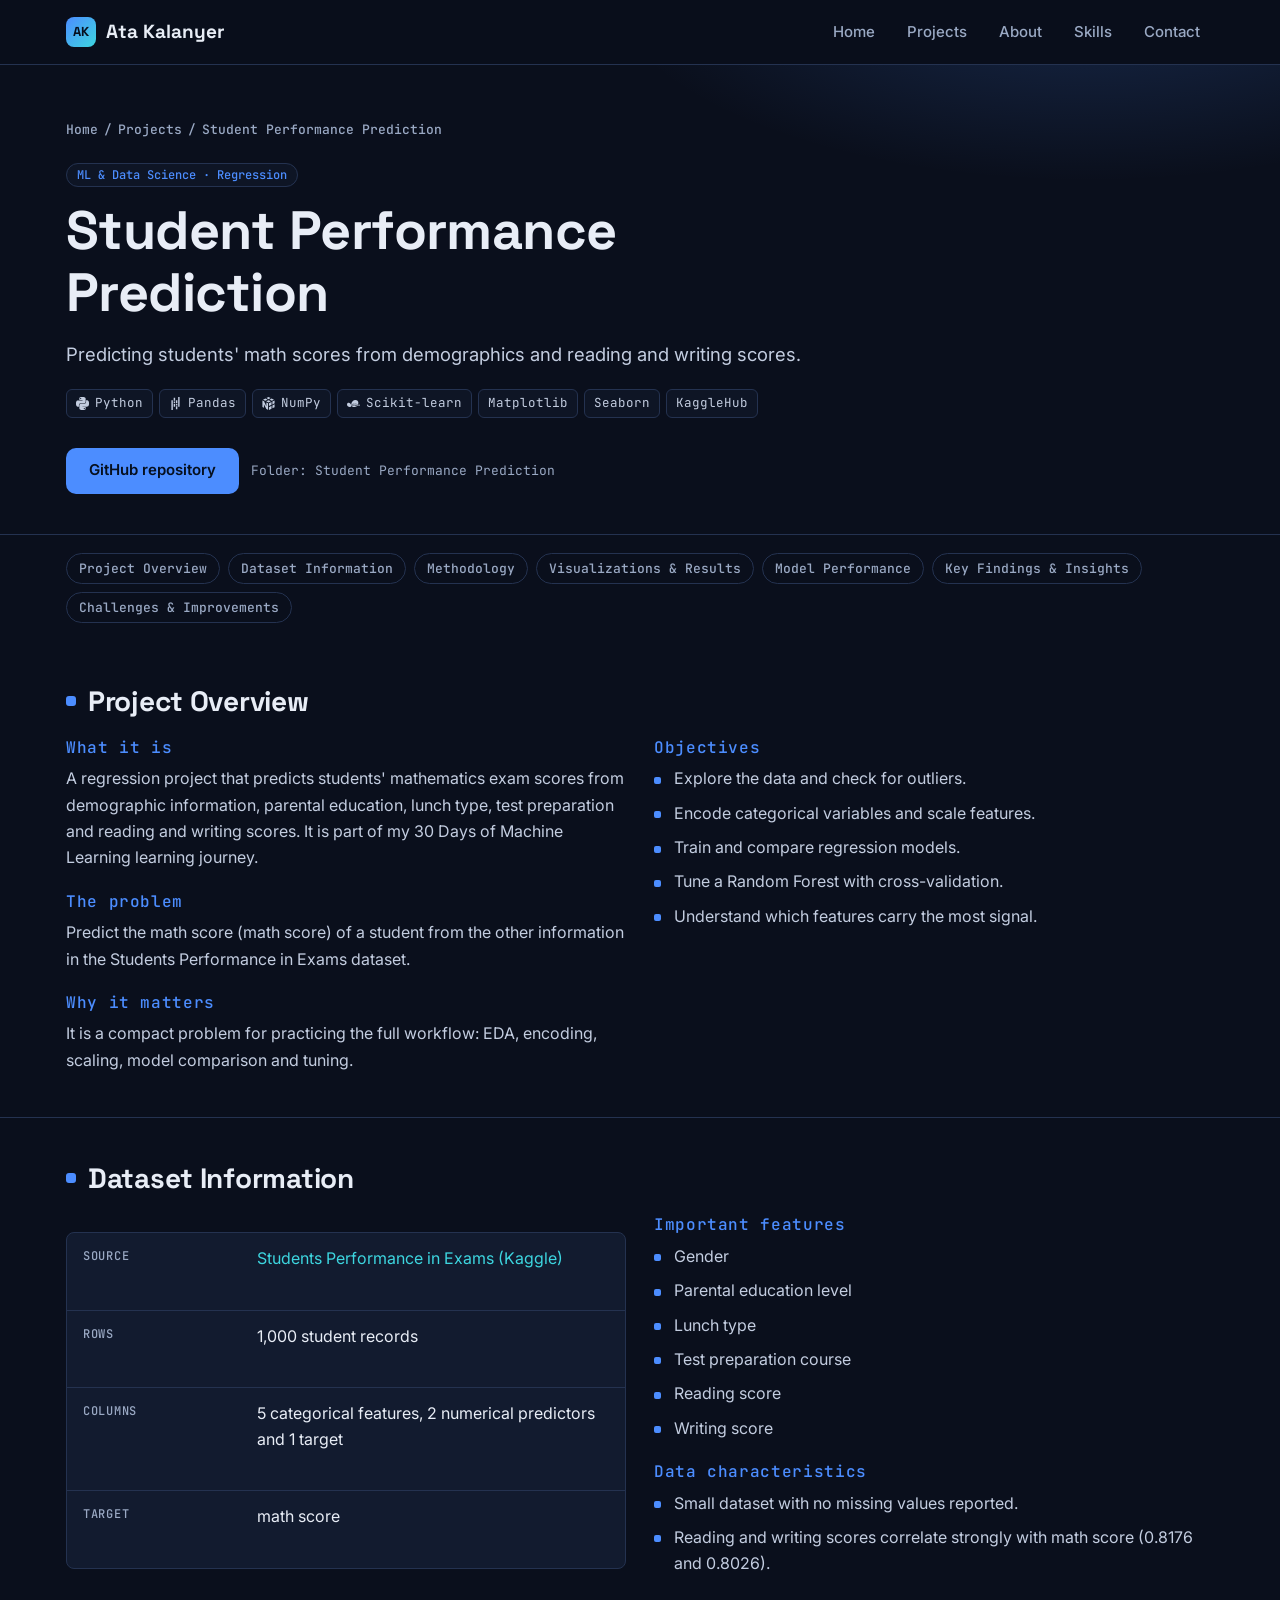
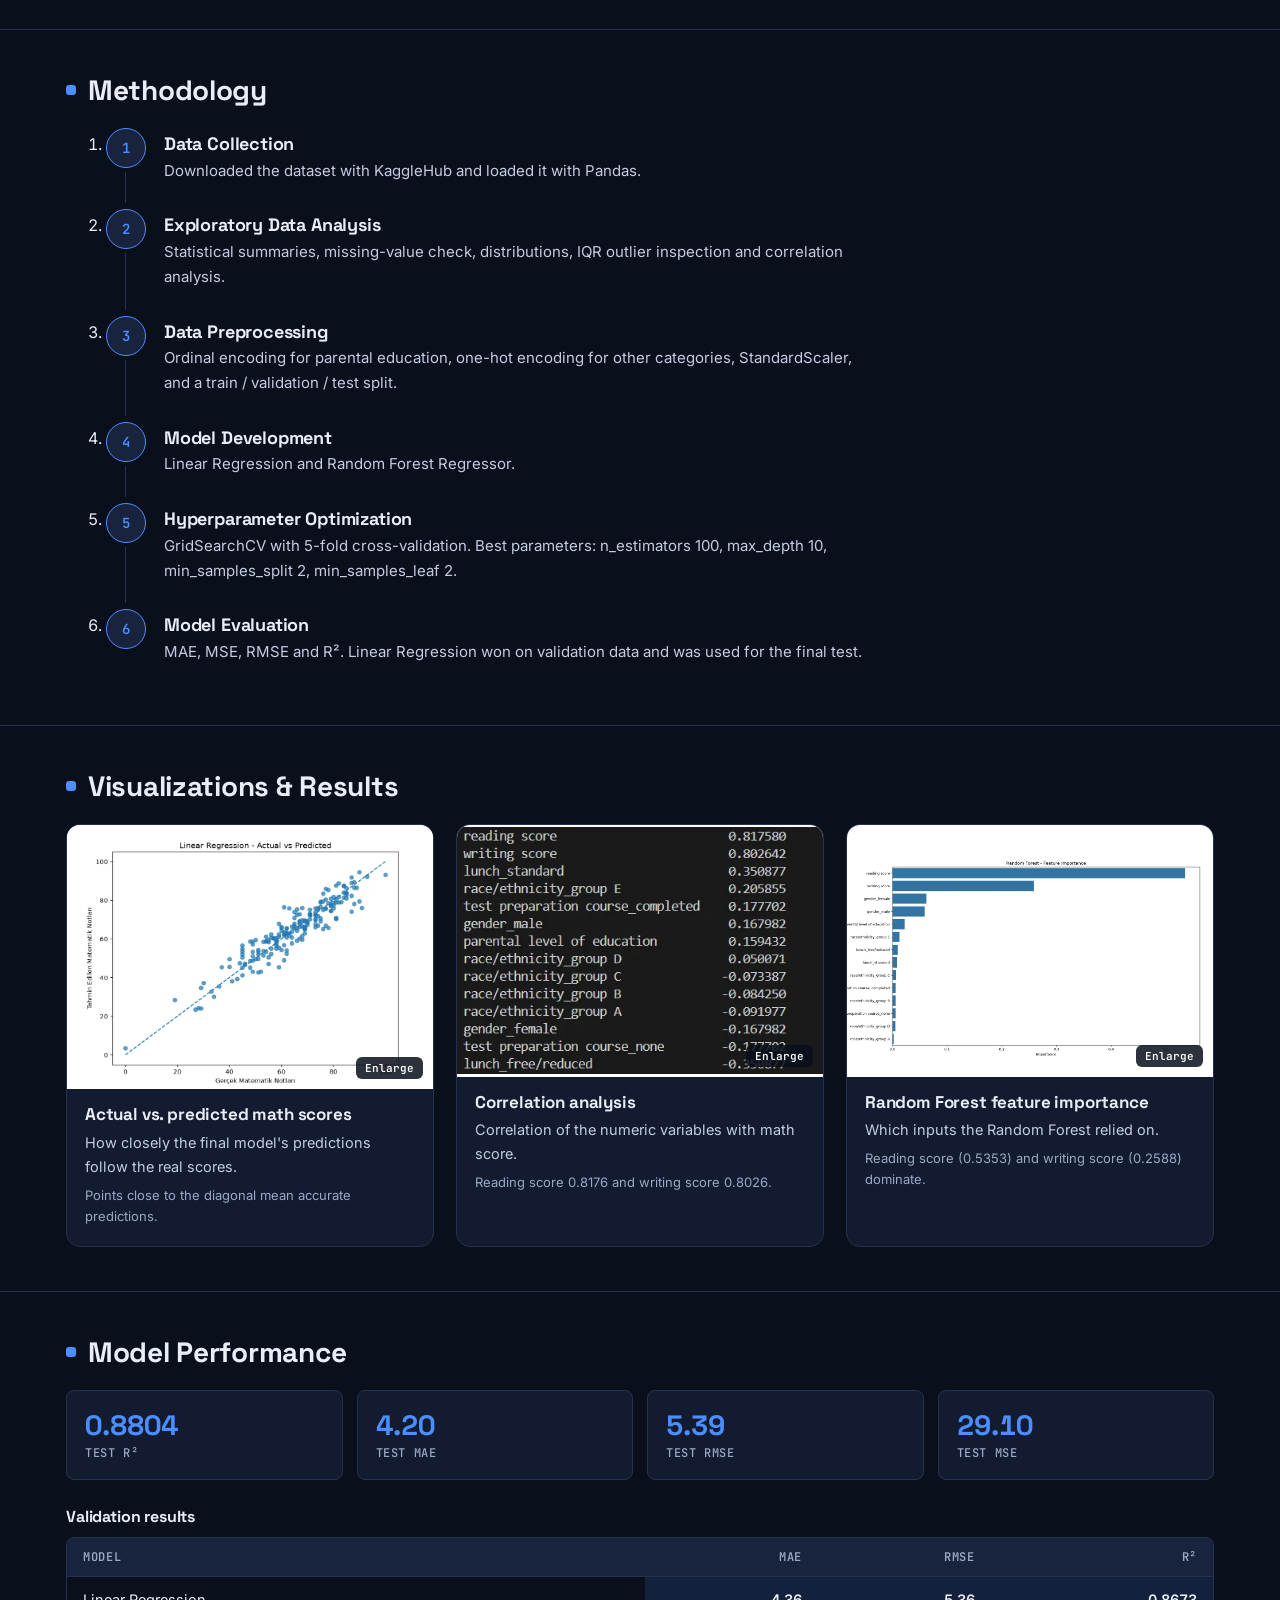
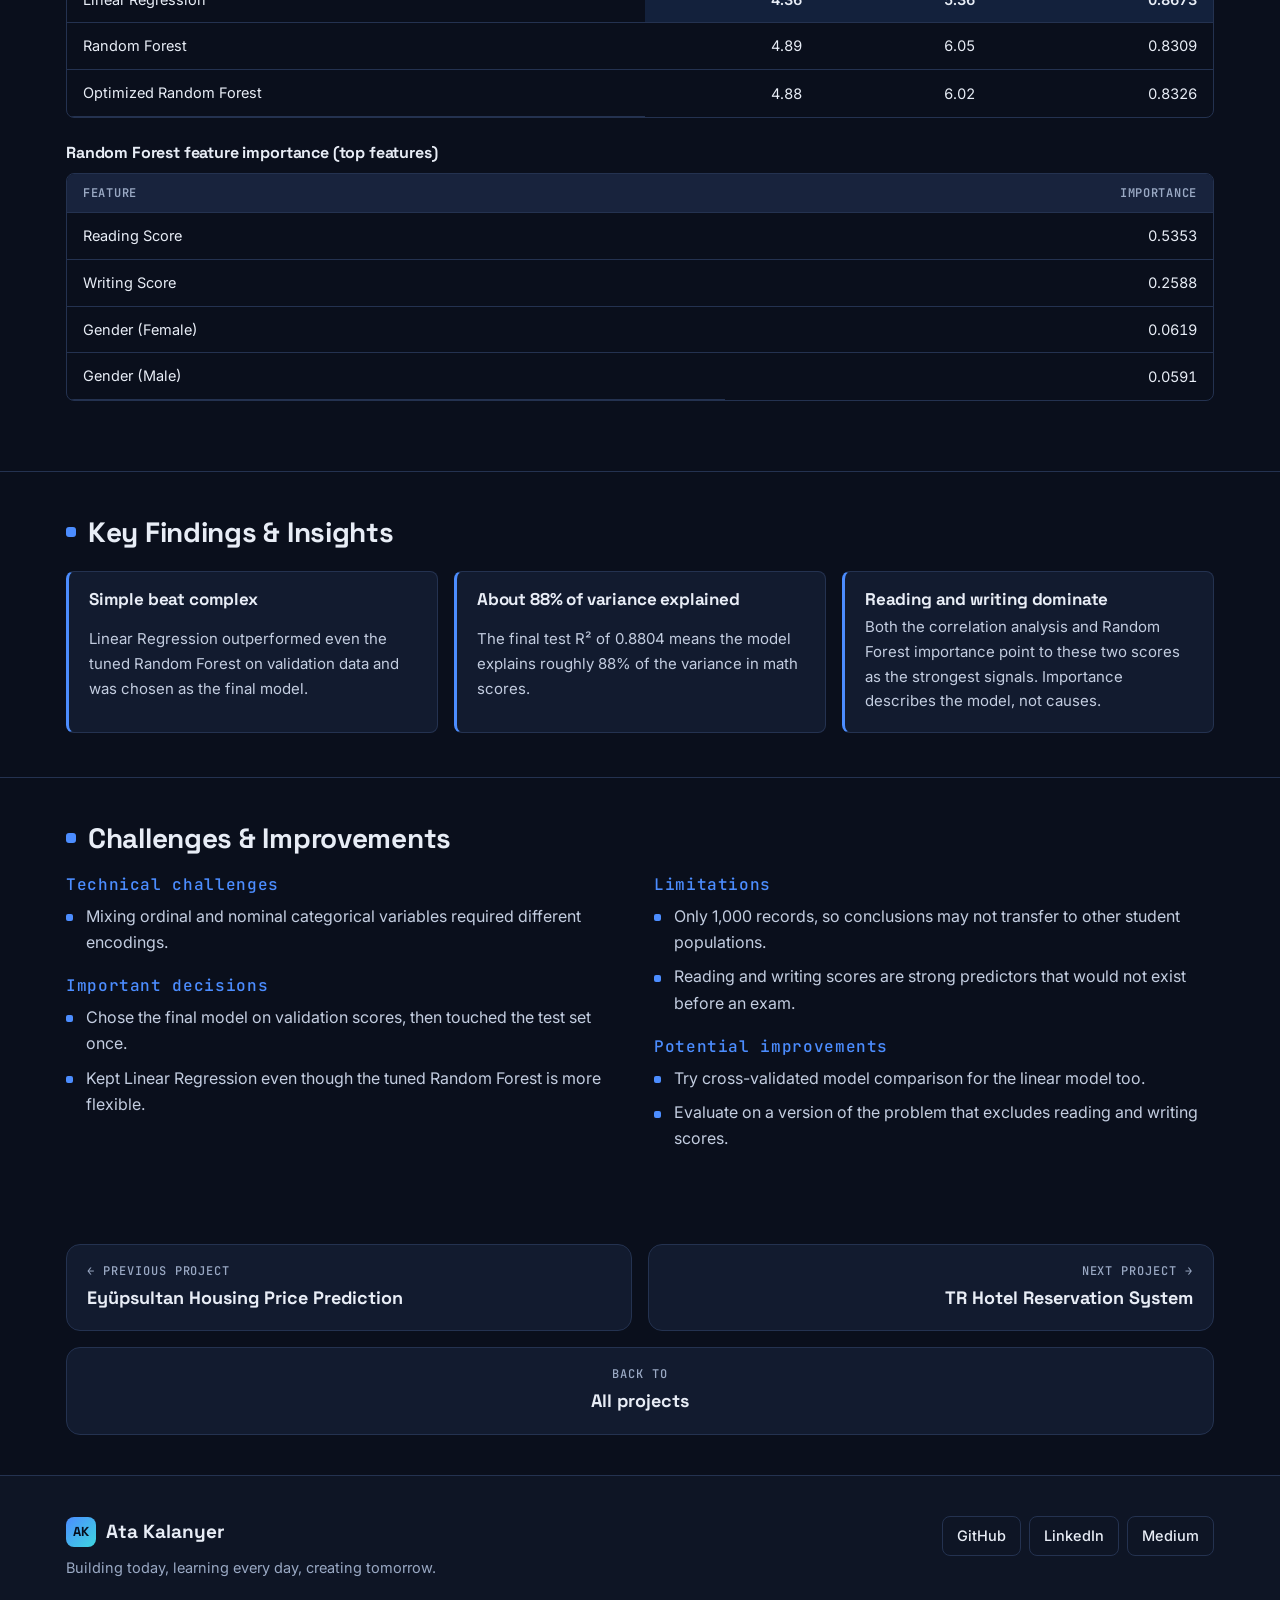
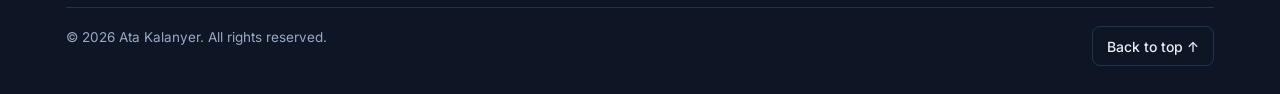
<file: projects/student-performance-prediction.html>
<!doctype html>
<html lang="en">
<head>
<meta charset="utf-8">
<meta name="viewport" content="width=device-width, initial-scale=1, viewport-fit=cover">
<title>Student Performance Prediction | Ata Kalanyer</title>
<meta name="description" content="Student Performance Prediction: Predicting students' math scores from demographics and reading and writing scores.">
<meta property="og:title" content="Student Performance Prediction | Ata Kalanyer">
<meta property="og:description" content="Student Performance Prediction: Predicting students' math scores from demographics and reading and writing scores.">
<meta property="og:type" content="website">
<meta name="theme-color" content="#0a0f1c">
<link rel="preconnect" href="https://fonts.googleapis.com">
<link rel="preconnect" href="https://fonts.gstatic.com" crossorigin>
<link rel="stylesheet" href="https://fonts.googleapis.com/css2?family=Inter:wght@400;500;600;700&family=JetBrains+Mono:wght@400;500;600&family=Space+Grotesk:wght@500;600;700&display=swap">
<link rel="stylesheet" href="../assets/css/style.css">
</head>
<body class="cat-ml">
<a class="skip" href="#main">Skip to content</a>
<header class="site-header"><div class="wrap">
  <a class="brand" href="../index.html"><span class="brand-mark" aria-hidden="true">AK</span>Ata Kalanyer</a>
  <nav id="nav" class="nav" aria-label="Main"><a href="../index.html">Home</a><a href="../index.html#projects">Projects</a><a href="../index.html#about">About</a><a href="../index.html#skills">Skills</a><a href="../index.html#contact">Contact</a></nav>
  <button class="nav-toggle" type="button" aria-controls="nav" aria-expanded="false" aria-label="Menu"><svg viewBox="0 0 24 24" fill="none" stroke="currentColor" stroke-width="2" stroke-linecap="round" aria-hidden="true"><path d="M4 7h16M4 12h16M4 17h16"/></svg></button>
</div></header>
<main id="main">
<div class="p-hero"><div class="wrap">
  <nav class="crumbs" aria-label="Breadcrumb"><a href="../index.html">Home</a> / <a href="../index.html#projects">Projects</a> / <span>Student Performance Prediction</span></nav>
  <span class="pill">ML &amp; Data Science · Regression</span>
  <h1>Student Performance Prediction</h1>
  <p class="lead">Predicting students' math scores from demographics and reading and writing scores.</p>
  <ul class="tech" style="margin-top:20px" aria-label="Technologies used"><li><svg viewBox="0 0 24 24" aria-hidden="true" focusable="false"><path d="M14.25.18l.9.2.73.26.59.3.45.32.34.34.25.34.16.33.1.3.04.26.02.2-.01.13V8.5l-.05.63-.13.55-.21.46-.26.38-.3.31-.33.25-.35.19-.35.14-.33.1-.3.07-.26.04-.21.02H8.77l-.69.05-.59.14-.5.22-.41.27-.33.32-.27.35-.2.36-.15.37-.1.35-.07.32-.04.27-.02.21v3.06H3.17l-.21-.03-.28-.07-.32-.12-.35-.18-.36-.26-.36-.36-.35-.46-.32-.59-.28-.73-.21-.88-.14-1.05-.05-1.23.06-1.22.16-1.04.24-.87.32-.71.36-.57.4-.44.42-.33.42-.24.4-.16.36-.1.32-.05.24-.01h.16l.06.01h8.16v-.83H6.18l-.01-2.75-.02-.37.05-.34.11-.31.17-.28.25-.26.31-.23.38-.2.44-.18.51-.15.58-.12.64-.1.71-.06.77-.04.84-.02 1.27.05zm-6.3 1.98l-.23.33-.08.41.08.41.23.34.33.22.41.09.41-.09.33-.22.23-.34.08-.41-.08-.41-.23-.33-.33-.22-.41-.09-.41.09zm13.09 3.95l.28.06.32.12.35.18.36.27.36.35.35.47.32.59.28.73.21.88.14 1.04.05 1.23-.06 1.23-.16 1.04-.24.86-.32.71-.36.57-.4.45-.42.33-.42.24-.4.16-.36.09-.32.05-.24.02-.16-.01h-8.22v.82h5.84l.01 2.76.02.36-.05.34-.11.31-.17.29-.25.25-.31.24-.38.2-.44.17-.51.15-.58.13-.64.09-.71.07-.77.04-.84.01-1.27-.04-1.07-.14-.9-.2-.73-.25-.59-.3-.45-.33-.34-.34-.25-.34-.16-.33-.1-.3-.04-.25-.02-.2.01-.13v-5.34l.05-.64.13-.54.21-.46.26-.38.3-.32.33-.24.35-.2.35-.14.33-.1.3-.06.26-.04.21-.02.13-.01h5.84l.69-.05.59-.14.5-.21.41-.28.33-.32.27-.35.2-.36.15-.36.1-.35.07-.32.04-.28.02-.21V6.07h2.09l.14.01zm-6.47 14.25l-.23.33-.08.41.08.41.23.33.33.23.41.08.41-.08.33-.23.23-.33.08-.41-.08-.41-.23-.33-.33-.23-.41-.08-.41.08z"/></svg>Python</li><li><svg viewBox="0 0 24 24" aria-hidden="true" focusable="false"><path d="M16.922 0h2.623v18.104h-2.623zm-4.126 12.94h2.623v2.57h-2.623zm0-7.037h2.623v5.446h-2.623zm0 11.197h2.623v5.446h-2.623zM4.456 5.896h2.622V24H4.455zm4.213 2.559h2.623v2.57H8.67zm0 4.151h2.623v5.447H8.67zm0-11.187h2.623v5.446H8.67Z"/></svg>Pandas</li><li><svg viewBox="0 0 24 24" aria-hidden="true" focusable="false"><path d="M10.315 4.876L6.3048 2.8517l-4.401 2.1965 4.1186 2.0683zm1.8381.9277l4.2045 2.1223-4.3622 2.1906-4.125-2.0718zm5.6153-2.9213l4.3193 2.1658-3.863 1.9402-4.2131-2.1252zm-1.859-.9329L12.021 0 8.1742 1.9193l4.0068 2.0208zm-3.0401 16.7443V24l4.7107-2.3507-.0053-5.3085zm4.7037-4.2057l-.0052-5.2528-4.6985 2.3356v5.2546zm5.6553-.9845v5.327l-4.0178 2.0052-.0029-5.3028zm0-1.8626V6.4214l-4.0253 2.001.0034 5.2633zM11.2062 11.571L8.0333 9.9756v6.895s-3.8804-8.2564-4.2399-8.998c-.0463-.0957-.2371-.2007-.2858-.2262C2.8118 7.2812.773 6.2485.773 6.2485V18.43l2.8204 1.5076v-6.3674s3.8392 7.3775 3.878 7.458c.0389.0807.4245.8582.8362 1.1314.5485.363 2.8992 1.7766 2.8992 1.7766z"/></svg>NumPy</li><li><svg viewBox="0 0 24 24" aria-hidden="true" focusable="false"><path d="M15.601 5.53c-1.91.035-3.981.91-5.63 2.56-2.93 2.93-2.083 8.53-1.088 9.525.805.804 6.595 1.843 9.526-1.088a9.74 9.74 0 0 0 .584-.643c.043-.292.205-.66.489-1.106a1.848 1.848 0 0 1-.537.176c-.144.265-.37.55-.676.855-.354.335-.607.554-.76.656a.795.795 0 0 1-.437.152c-.35 0-.514-.308-.494-.924-.22.316-.425.549-.612.7a.914.914 0 0 1-.578.224c-.194 0-.36-.09-.496-.273a1.03 1.03 0 0 1-.193-.507 4.016 4.016 0 0 1-.726.583c-.224.132-.47.197-.74.197-.3 0-.543-.096-.727-.288a.978.978 0 0 1-.257-.524v.004c-.3.276-.564.48-.79.611a1.295 1.295 0 0 1-.649.197.693.693 0 0 1-.571-.275c-.145-.183-.218-.43-.218-.739 0-.464.101-1.02.302-1.67.201-.65.445-1.25.733-1.797l.842-.312a.21.21 0 0 1 .06-.013c.063 0 .116.047.157.14.04.095.061.221.061.38 0 .451-.104.888-.312 1.31-.207.422-.532.873-.974 1.352-.018.23-.027.388-.027.474 0 .193.036.345.106.458.071.113.165.169.282.169a.71.71 0 0 0 .382-.13c.132-.084.333-.26.602-.523.028-.418.187-.798.482-1.142.324-.38.685-.569 1.08-.569.206 0 .37.054.494.16a.524.524 0 0 1 .186.417c0 .458-.486.829-1.459 1.114.088.43.32.646.693.646a.807.807 0 0 0 .417-.117c.129-.076.321-.243.575-.497.032-.252.118-.495.259-.728.182-.3.416-.544.701-.73.285-.185.537-.278.756-.278.276 0 .47.127.58.381l.677-.374h.186l-.292.971c-.15.488-.226.823-.226 1.004 0 .19.067.285.202.285.086 0 .181-.045.285-.137.104-.092.25-.232.437-.42v.001c.143-.155.274-.32.392-.494-.19-.084-.285-.21-.285-.375 0-.17.058-.352.174-.545.116-.194.275-.29.479-.29.172 0 .258.088.258.265 0 .139-.05.338-.149.596.367-.04.687-.32.961-.842l.228-.01c1.059-2.438.828-5.075-.83-6.732-1.019-1.02-2.408-1.5-3.895-1.471zm4.725 8.203a8.938 8.938 0 0 1-1.333 2.151 1.09 1.09 0 0 0-.012.147c0 .168.047.309.14.423.092.113.206.17.34.17.296 0 .714-.264 1.254-.787-.001.04-.003.08-.003.121 0 .146.012.368.036.666l.733-.172c0-.2.003-.357.01-.474.01-.157.033-.33.066-.517.02-.11.07-.216.152-.315l.186-.216a5.276 5.276 0 0 1 .378-.397c.062-.055.116-.099.162-.13a.26.26 0 0 1 .123-.046c.055 0 .083.035.083.106 0 .07-.052.236-.156.497-.194.486-.292.848-.292 1.084 0 .175.046.314.136.418a.45.45 0 0 0 .358.155c.365 0 .803-.269 1.313-.808v-.381c-.361.426-.623.64-.784.64-.109 0-.163-.067-.163-.2 0-.1.065-.316.195-.65.19-.486.285-.836.285-1.048a.464.464 0 0 0-.112-.319.36.36 0 0 0-.282-.127c-.165 0-.354.077-.567.233-.213.156-.5.436-.863.84.053-.262.165-.622.335-1.08l-.809.156a6.54 6.54 0 0 0-.399 1.074c-.04.156-.07.316-.092.48a7.447 7.447 0 0 1-.49.45.38.38 0 0 1-.229.08.208.208 0 0 1-.174-.082.352.352 0 0 1-.064-.222c0-.1.019-.214.056-.343.038-.13.12-.373.249-.731l.308-.849zm-17.21-2.927c-.863-.016-1.67.263-2.261.854-1.352 1.352-1.07 3.827.631 5.527 1.7 1.701 4.95 1.21 5.527.632.467-.466 1.07-3.827-.631-5.527-.957-.957-2.158-1.465-3.267-1.486zm12.285.358h.166v.21H15.4zm.427 0h.166v.865l.46-.455h.195l-.364.362.428.684h-.198l-.357-.575-.164.166v.41h-.166zm1.016 0h.166v.21h-.166zm.481.122h.166v.288h.172v.135h-.172v.717c0 .037.006.062.02.075.012.013.037.02.074.02a.23.23 0 0 0 .078-.01v.141a.802.802 0 0 1-.136.014.23.23 0 0 1-.15-.043.15.15 0 0 1-.052-.123v-.79h-.141v-.136h.141zm-3.562.258c.081 0 .15.012.207.038.057.024.1.061.13.11s.045.106.045.173h-.176c-.006-.111-.075-.167-.208-.167a.285.285 0 0 0-.164.041.134.134 0 0 0-.06.117c0 .035.015.065.045.088.03.024.08.044.15.06l.16.039a.47.47 0 0 1 .224.105c.047.046.07.108.07.186a.3.3 0 0 1-.052.175.327.327 0 0 1-.152.116.585.585 0 0 1-.226.041c-.136 0-.24-.03-.309-.088-.069-.059-.105-.149-.109-.269h.176c.004.037.01.065.017.084a.166.166 0 0 0 .034.054c.044.043.112.065.204.065a.31.31 0 0 0 .177-.045.139.139 0 0 0 .067-.119.116.116 0 0 0-.038-.09.287.287 0 0 0-.124-.055l-.156-.038a1.248 1.248 0 0 1-.159-.05.359.359 0 0 1-.098-.061.22.22 0 0 1-.058-.083.32.32 0 0 1-.016-.108c0-.096.036-.174.109-.232a.45.45 0 0 1 .29-.087zm1.035 0a.46.46 0 0 1 .202.043.351.351 0 0 1 .187.212.577.577 0 0 1 .023.126h-.168a.256.256 0 0 0-.078-.168.242.242 0 0 0-.17-.06.248.248 0 0 0-.155.05.306.306 0 0 0-.1.144.662.662 0 0 0-.034.224.58.58 0 0 0 .035.214.299.299 0 0 0 .101.135.261.261 0 0 0 .157.048c.142 0 .227-.084.256-.252h.167a.519.519 0 0 1-.065.22.35.35 0 0 1-.146.138.464.464 0 0 1-.216.048.448.448 0 0 1-.246-.066.441.441 0 0 1-.161-.192.703.703 0 0 1-.057-.293c0-.085.01-.163.032-.233a.522.522 0 0 1 .095-.182.403.403 0 0 1 .15-.117.453.453 0 0 1 .191-.04zm.603.03h.166v1.046H15.4zm1.443 0h.166v1.046h-.166zm-5.05.618c-.08 0-.2.204-.356.611-.155.407-.308.977-.459 1.71.281-.312.509-.662.683-1.05.175-.387.262-.72.262-.999a.455.455 0 0 0-.036-.197c-.025-.05-.056-.075-.093-.075zm4.662 1.797c-.221 0-.431.188-.629.563-.197.376-.296.722-.296 1.038 0 .12.029.216.088.29a.273.273 0 0 0 .223.111c.221 0 .43-.188.625-.565.196-.377.294-.725.294-1.043a.457.457 0 0 0-.083-.29.269.269 0 0 0-.222-.104zm-2.848.007c-.146 0-.285.11-.417.333-.133.222-.2.51-.2.866.566-.159.849-.452.849-.881 0-.212-.077-.318-.232-.318Z"/></svg>Scikit-learn</li><li>Matplotlib</li><li>Seaborn</li><li>KaggleHub</li></ul>
  <div class="cta-row"><a class="btn btn-primary" href="https://github.com/atakalanyer/Machine-Learning-Projects" target="_blank" rel="noopener noreferrer">GitHub repository</a><span class="subtitle" style="align-self:center;font-family:var(--font-mono);font-size:13px;color:var(--muted)">Folder: Student Performance Prediction</span></div>
  
</div></div>
<div class="wrap"><nav class="toc" aria-label="On this page"><a href="#overview">Project Overview</a><a href="#dataset">Dataset Information</a><a href="#methodology">Methodology</a><a href="#results">Visualizations &amp; Results</a><a href="#performance">Model Performance</a><a href="#findings">Key Findings &amp; Insights</a><a href="#challenges">Challenges &amp; Improvements</a></nav></div>
<section class="p-sec" id="overview"><div class="wrap"><h2>Project Overview</h2><div class="two"><div class="prose"><h3>What it is</h3><p>A regression project that predicts students' mathematics exam scores from demographic information, parental education, lunch type, test preparation and reading and writing scores. It is part of my 30 Days of Machine Learning learning journey.</p><h3>The problem</h3><p>Predict the math score (math score) of a student from the other information in the Students Performance in Exams dataset.</p><h3>Why it matters</h3><p>It is a compact problem for practicing the full workflow: EDA, encoding, scaling, model comparison and tuning.</p></div>
    <div class="prose"><h3>Objectives</h3><ul class="bul"><li>Explore the data and check for outliers.</li><li>Encode categorical variables and scale features.</li><li>Train and compare regression models.</li><li>Tune a Random Forest with cross-validation.</li><li>Understand which features carry the most signal.</li></ul></div></div></div></section>
<section class="p-sec" id="dataset"><div class="wrap"><h2>Dataset Information</h2><div class="two"><dl class="kv">
      <div><dt>Source</dt><dd><a href="https://www.kaggle.com/datasets/spscientist/students-performance-in-exams" target="_blank" rel="noopener noreferrer">Students Performance in Exams (Kaggle)</a></dd></div>
      <div><dt>Rows</dt><dd>1,000 student records</dd></div><div><dt>Columns</dt><dd>5 categorical features, 2 numerical predictors and 1 target</dd></div><div><dt>Target</dt><dd>math score</dd></div></dl>
    <div class="prose"><h3>Important features</h3><ul class="bul"><li>Gender</li><li>Parental education level</li><li>Lunch type</li><li>Test preparation course</li><li>Reading score</li><li>Writing score</li></ul><h3>Data characteristics</h3><ul class="bul"><li>Small dataset with no missing values reported.</li><li>Reading and writing scores correlate strongly with math score (0.8176 and 0.8026).</li></ul></div></div></div></section>
<section class="p-sec" id="methodology"><div class="wrap"><h2>Methodology</h2><ol class="timeline"><li><h3>Data Collection</h3><p>Downloaded the dataset with KaggleHub and loaded it with Pandas.</p></li><li><h3>Exploratory Data Analysis</h3><p>Statistical summaries, missing-value check, distributions, IQR outlier inspection and correlation analysis.</p></li><li><h3>Data Preprocessing</h3><p>Ordinal encoding for parental education, one-hot encoding for other categories, StandardScaler, and a train / validation / test split.</p></li><li><h3>Model Development</h3><p>Linear Regression and Random Forest Regressor.</p></li><li><h3>Hyperparameter Optimization</h3><p>GridSearchCV with 5-fold cross-validation. Best parameters: n_estimators 100, max_depth 10, min_samples_split 2, min_samples_leaf 2.</p></li><li><h3>Model Evaluation</h3><p>MAE, MSE, RMSE and R². Linear Regression won on validation data and was used for the final test.</p></li></ol></div></section>
<section class="p-sec" id="results"><div class="wrap"><h2>Visualizations &amp; Results</h2><div class="gallery"><figure class="fig"><button type="button" data-lightbox data-src="../assets/img/ml/student/actual-vs-predicted.webp" data-alt="Actual vs. predicted math scores" data-title="Actual vs. predicted math scores" data-desc="How closely the final model's predictions follow the real scores. Points close to the diagonal mean accurate predictions." aria-label="Enlarge: Actual vs. predicted math scores"><img src="../assets/img/ml/student/actual-vs-predicted.webp" alt="Actual vs. predicted math scores" loading="lazy"><span class="zoom">Enlarge</span></button><figcaption><h3>Actual vs. predicted math scores</h3><p>How closely the final model's predictions follow the real scores.</p><small>Points close to the diagonal mean accurate predictions.</small></figcaption></figure><figure class="fig"><button type="button" data-lightbox data-src="../assets/img/ml/student/correlation.webp" data-alt="Correlation analysis" data-title="Correlation analysis" data-desc="Correlation of the numeric variables with math score. Reading score 0.8176 and writing score 0.8026." aria-label="Enlarge: Correlation analysis"><img src="../assets/img/ml/student/correlation.webp" alt="Correlation analysis" loading="lazy"><span class="zoom">Enlarge</span></button><figcaption><h3>Correlation analysis</h3><p>Correlation of the numeric variables with math score.</p><small>Reading score 0.8176 and writing score 0.8026.</small></figcaption></figure><figure class="fig"><button type="button" data-lightbox data-src="../assets/img/ml/student/feature-importance.webp" data-alt="Random Forest feature importance" data-title="Random Forest feature importance" data-desc="Which inputs the Random Forest relied on. Reading score (0.5353) and writing score (0.2588) dominate." aria-label="Enlarge: Random Forest feature importance"><img src="../assets/img/ml/student/feature-importance.webp" alt="Random Forest feature importance" loading="lazy"><span class="zoom">Enlarge</span></button><figcaption><h3>Random Forest feature importance</h3><p>Which inputs the Random Forest relied on.</p><small>Reading score (0.5353) and writing score (0.2588) dominate.</small></figcaption></figure></div></div></section>
<section class="p-sec" id="performance"><div class="wrap"><h2>Model Performance</h2><div class="metrics"><div class="metric"><b>0.8804</b><span>Test R²</span></div><div class="metric"><b>4.20</b><span>Test MAE</span></div><div class="metric"><b>5.39</b><span>Test RMSE</span></div><div class="metric"><b>29.10</b><span>Test MSE</span></div></div><div class="tbl-wrap"><h3>Validation results</h3><div class="tbl-scroll"><table><thead><tr><th scope="col">Model</th><th scope="col">MAE</th><th scope="col">RMSE</th><th scope="col">R²</th></tr></thead><tbody><tr class="hl"><th scope="row" style="background:none;text-transform:none;letter-spacing:0;font:inherit;color:inherit">Linear Regression</th><td>4.36</td><td>5.36</td><td>0.8673</td></tr><tr><th scope="row" style="background:none;text-transform:none;letter-spacing:0;font:inherit;color:inherit">Random Forest</th><td>4.89</td><td>6.05</td><td>0.8309</td></tr><tr><th scope="row" style="background:none;text-transform:none;letter-spacing:0;font:inherit;color:inherit">Optimized Random Forest</th><td>4.88</td><td>6.02</td><td>0.8326</td></tr></tbody></table></div></div><div class="tbl-wrap"><h3>Random Forest feature importance (top features)</h3><div class="tbl-scroll"><table><thead><tr><th scope="col">Feature</th><th scope="col">Importance</th></tr></thead><tbody><tr><th scope="row" style="background:none;text-transform:none;letter-spacing:0;font:inherit;color:inherit">Reading Score</th><td>0.5353</td></tr><tr><th scope="row" style="background:none;text-transform:none;letter-spacing:0;font:inherit;color:inherit">Writing Score</th><td>0.2588</td></tr><tr><th scope="row" style="background:none;text-transform:none;letter-spacing:0;font:inherit;color:inherit">Gender (Female)</th><td>0.0619</td></tr><tr><th scope="row" style="background:none;text-transform:none;letter-spacing:0;font:inherit;color:inherit">Gender (Male)</th><td>0.0591</td></tr></tbody></table></div></div></div></section>
<section class="p-sec" id="findings"><div class="wrap"><h2>Key Findings &amp; Insights</h2><div class="findings"><div class="finding"><h3>Simple beat complex</h3><p>Linear Regression outperformed even the tuned Random Forest on validation data and was chosen as the final model.</p></div><div class="finding"><h3>About 88% of variance explained</h3><p>The final test R² of 0.8804 means the model explains roughly 88% of the variance in math scores.</p></div><div class="finding"><h3>Reading and writing dominate</h3><p>Both the correlation analysis and Random Forest importance point to these two scores as the strongest signals. Importance describes the model, not causes.</p></div></div></div></section>
<section class="p-sec" id="challenges"><div class="wrap"><h2>Challenges &amp; Improvements</h2><div class="two"><div class="prose"><h3>Technical challenges</h3><ul class="bul"><li>Mixing ordinal and nominal categorical variables required different encodings.</li></ul><h3>Important decisions</h3><ul class="bul"><li>Chose the final model on validation scores, then touched the test set once.</li><li>Kept Linear Regression even though the tuned Random Forest is more flexible.</li></ul></div><div class="prose"><h3>Limitations</h3><ul class="bul"><li>Only 1,000 records, so conclusions may not transfer to other student populations.</li><li>Reading and writing scores are strong predictors that would not exist before an exam.</li></ul><h3>Potential improvements</h3><ul class="bul"><li>Try cross-validated model comparison for the linear model too.</li><li>Evaluate on a version of the problem that excludes reading and writing scores.</li></ul></div></div></div></section>
<div class="wrap"><nav class="pager" aria-label="Project navigation">
  <a class="prev" href="eyupsultan-housing-price-prediction.html"><small>← Previous project</small><b>Eyüpsultan Housing Price Prediction</b></a>
  <a class="next" href="tr-hotel-reservation-system.html"><small>Next project →</small><b>TR Hotel Reservation System</b></a>
  <a class="pager-all" href="../index.html#projects"><small>Back to</small><b>All projects</b></a>
</nav></div>
</main>
<footer class="site-footer"><div class="wrap">
  <div class="foot">
    <div><a class="brand" href="../index.html"><span class="brand-mark" aria-hidden="true">AK</span>Ata Kalanyer</a><p>Building today, learning every day, creating tomorrow.</p></div>
    <div class="social" aria-label="Social links">
      <a href="https://github.com/atakalanyer" target="_blank" rel="noopener noreferrer">GitHub</a>
      <a href="https://www.linkedin.com/in/atakalanyer/" target="_blank" rel="noopener noreferrer">LinkedIn</a>
      <a href="https://medium.com/@atakalanyer852" target="_blank" rel="noopener noreferrer">Medium</a>
    </div>
  </div>
  <div class="copy"><span>&copy; 2026 Ata Kalanyer. All rights reserved.</span><button class="to-top" type="button">Back to top ↑</button></div>
</div></footer>
<dialog class="lb" id="lb" aria-label="Image viewer">
  <div class="lb-in"><div class="lb-img"><img id="lb-img" alt=""></div><div class="lb-cap"><b id="lb-title"></b><span id="lb-desc"></span></div></div>
  <button class="lb-btn lb-close" id="lb-close" type="button" aria-label="Close">✕</button>
  <button class="lb-btn lb-prev" id="lb-prev" type="button" aria-label="Previous image">‹</button>
  <button class="lb-btn lb-next" id="lb-next" type="button" aria-label="Next image">›</button>
</dialog>
<script src="../assets/js/main.js"></script>
</body>
</html>
</file>
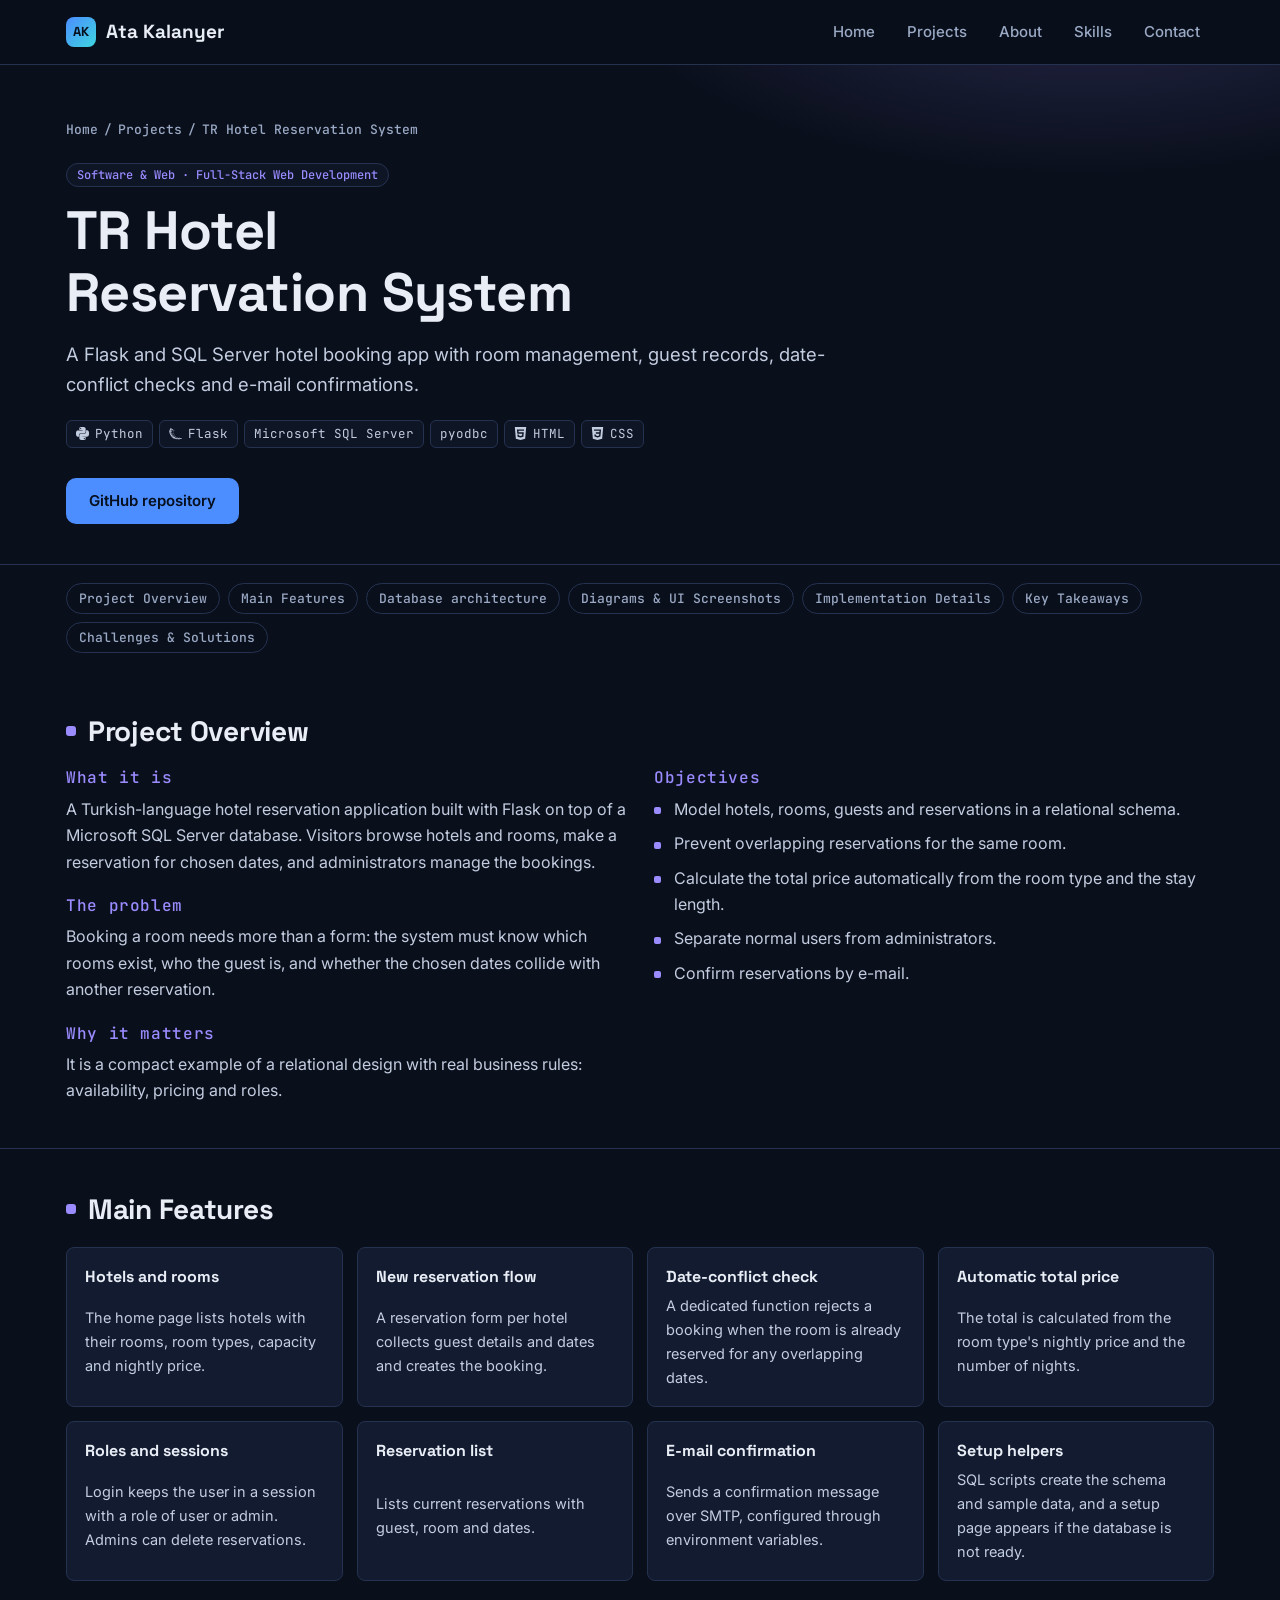
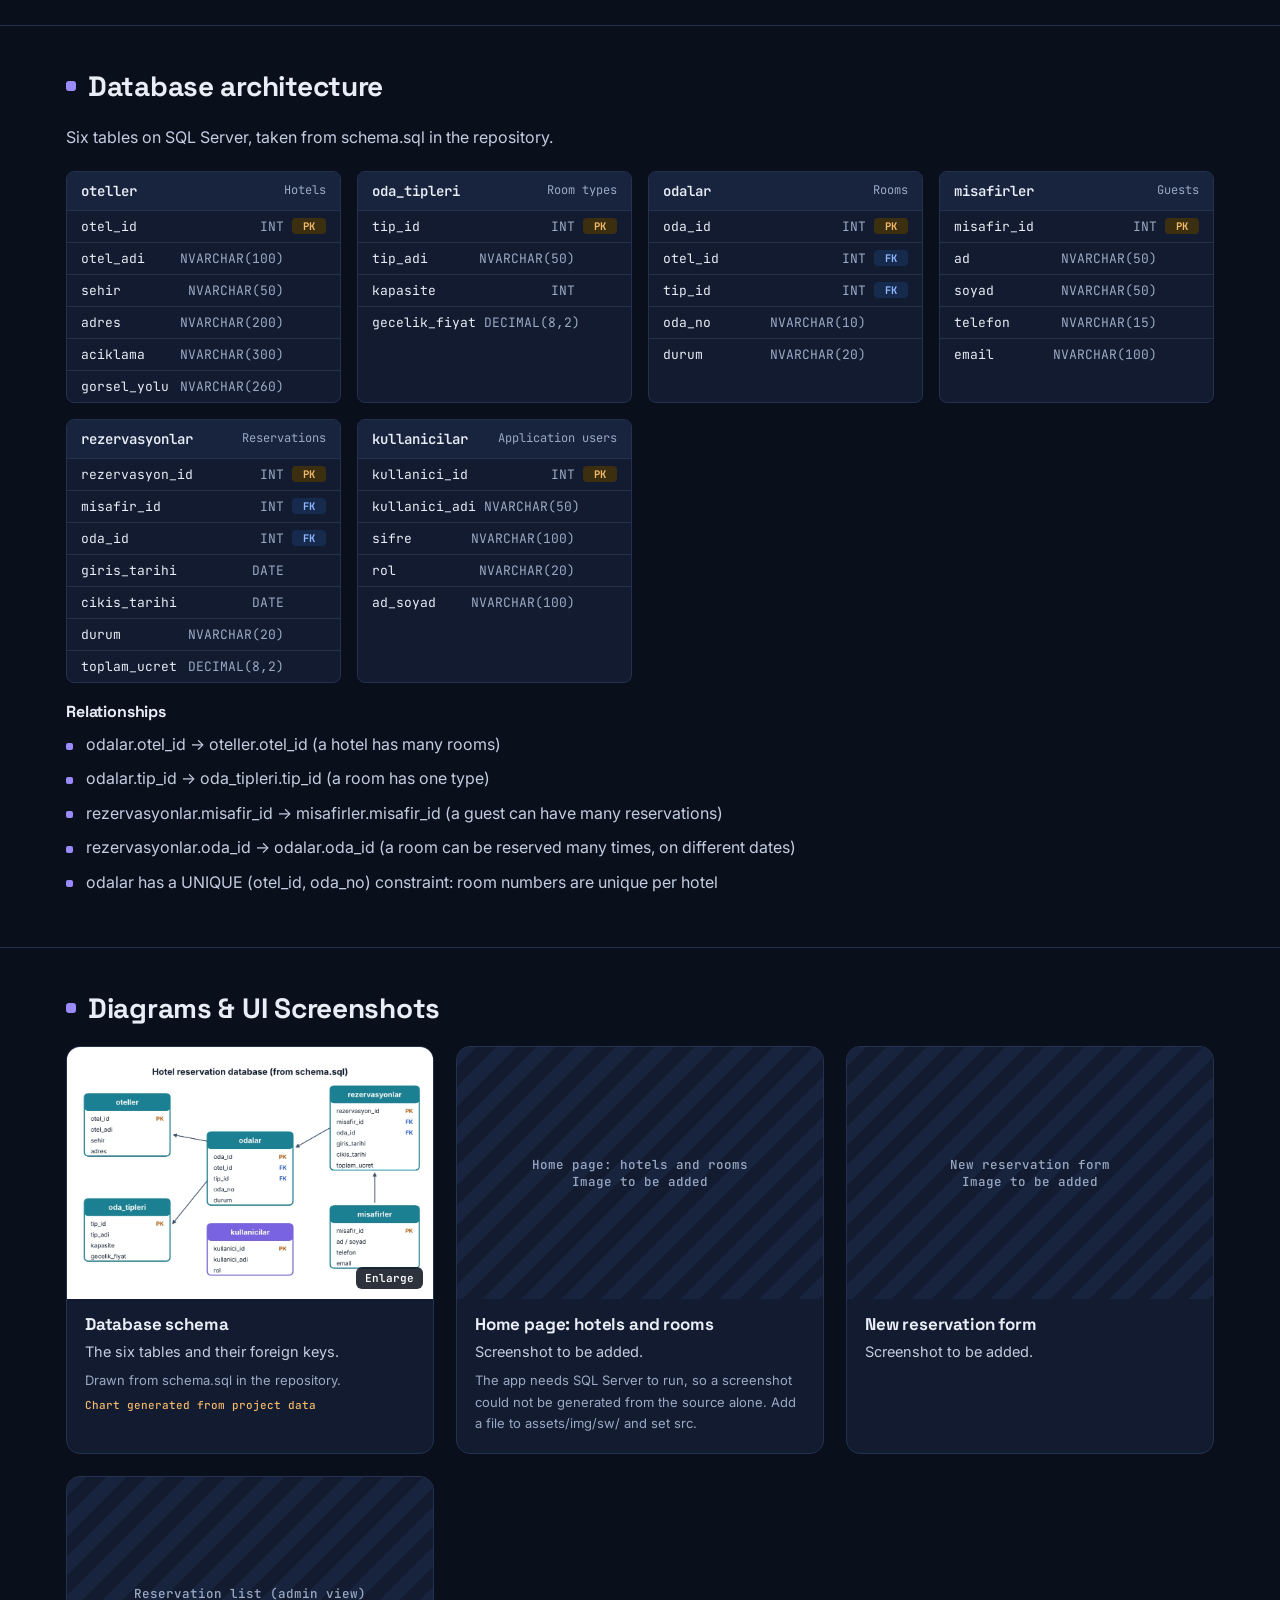
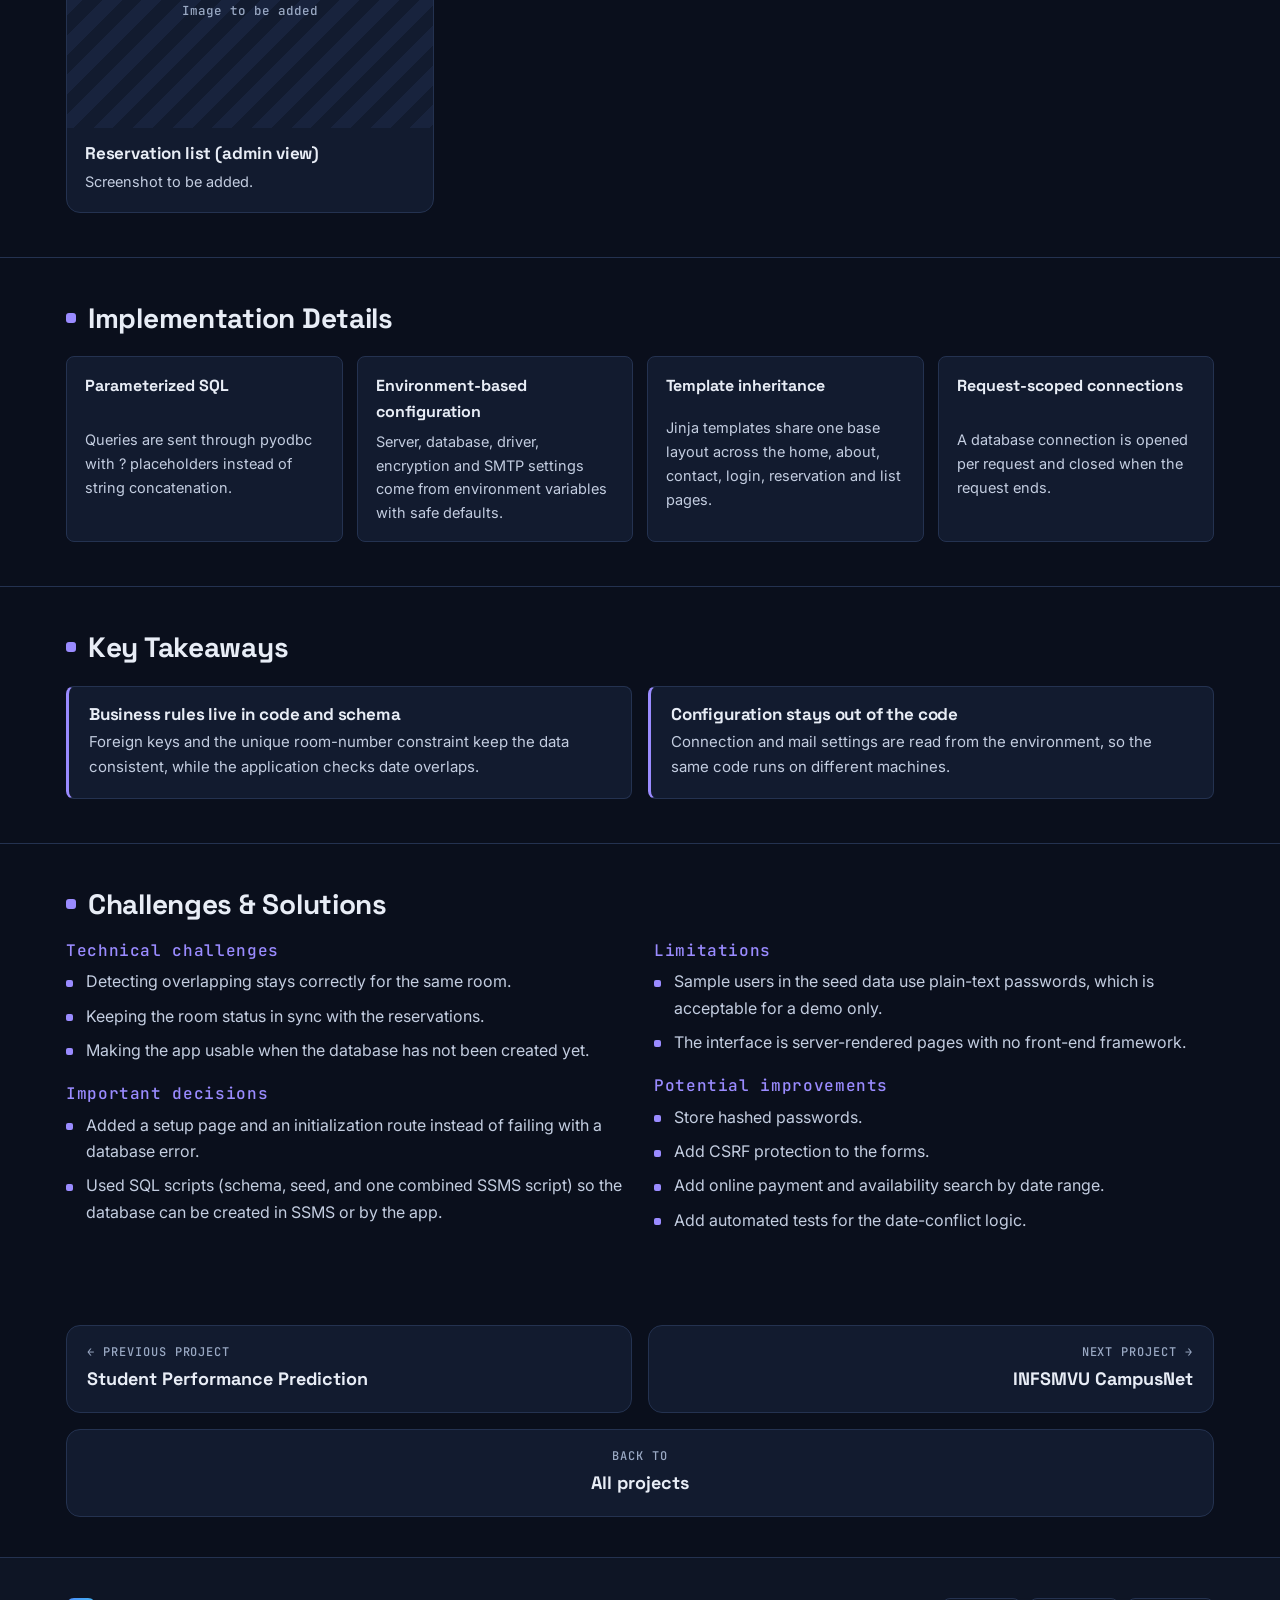
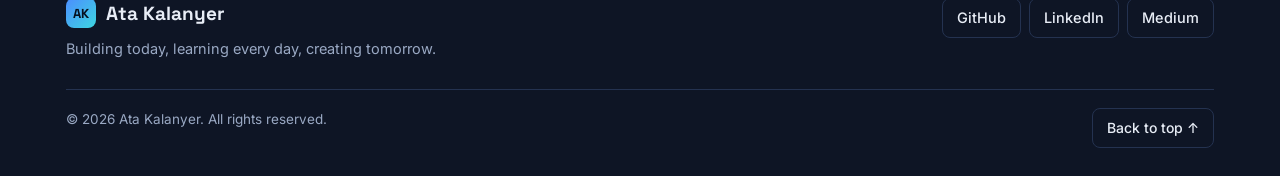
<file: projects/tr-hotel-reservation-system.html>
<!doctype html>
<html lang="en">
<head>
<meta charset="utf-8">
<meta name="viewport" content="width=device-width, initial-scale=1, viewport-fit=cover">
<title>TR Hotel Reservation System | Ata Kalanyer</title>
<meta name="description" content="TR Hotel Reservation System: A Flask and SQL Server hotel booking app with room management, guest records, date-conflict checks and e-mail confirmations.">
<meta property="og:title" content="TR Hotel Reservation System | Ata Kalanyer">
<meta property="og:description" content="TR Hotel Reservation System: A Flask and SQL Server hotel booking app with room management, guest records, date-conflict checks and e-mail confirmations.">
<meta property="og:type" content="website">
<meta name="theme-color" content="#0a0f1c">
<link rel="preconnect" href="https://fonts.googleapis.com">
<link rel="preconnect" href="https://fonts.gstatic.com" crossorigin>
<link rel="stylesheet" href="https://fonts.googleapis.com/css2?family=Inter:wght@400;500;600;700&family=JetBrains+Mono:wght@400;500;600&family=Space+Grotesk:wght@500;600;700&display=swap">
<link rel="stylesheet" href="../assets/css/style.css">
</head>
<body class="cat-software">
<a class="skip" href="#main">Skip to content</a>
<header class="site-header"><div class="wrap">
  <a class="brand" href="../index.html"><span class="brand-mark" aria-hidden="true">AK</span>Ata Kalanyer</a>
  <nav id="nav" class="nav" aria-label="Main"><a href="../index.html">Home</a><a href="../index.html#projects">Projects</a><a href="../index.html#about">About</a><a href="../index.html#skills">Skills</a><a href="../index.html#contact">Contact</a></nav>
  <button class="nav-toggle" type="button" aria-controls="nav" aria-expanded="false" aria-label="Menu"><svg viewBox="0 0 24 24" fill="none" stroke="currentColor" stroke-width="2" stroke-linecap="round" aria-hidden="true"><path d="M4 7h16M4 12h16M4 17h16"/></svg></button>
</div></header>
<main id="main">
<div class="p-hero"><div class="wrap">
  <nav class="crumbs" aria-label="Breadcrumb"><a href="../index.html">Home</a> / <a href="../index.html#projects">Projects</a> / <span>TR Hotel Reservation System</span></nav>
  <span class="pill">Software &amp; Web · Full-Stack Web Development</span>
  <h1>TR Hotel Reservation System</h1>
  <p class="lead">A Flask and SQL Server hotel booking app with room management, guest records, date-conflict checks and e-mail confirmations.</p>
  <ul class="tech" style="margin-top:20px" aria-label="Technologies used"><li><svg viewBox="0 0 24 24" aria-hidden="true" focusable="false"><path d="M14.25.18l.9.2.73.26.59.3.45.32.34.34.25.34.16.33.1.3.04.26.02.2-.01.13V8.5l-.05.63-.13.55-.21.46-.26.38-.3.31-.33.25-.35.19-.35.14-.33.1-.3.07-.26.04-.21.02H8.77l-.69.05-.59.14-.5.22-.41.27-.33.32-.27.35-.2.36-.15.37-.1.35-.07.32-.04.27-.02.21v3.06H3.17l-.21-.03-.28-.07-.32-.12-.35-.18-.36-.26-.36-.36-.35-.46-.32-.59-.28-.73-.21-.88-.14-1.05-.05-1.23.06-1.22.16-1.04.24-.87.32-.71.36-.57.4-.44.42-.33.42-.24.4-.16.36-.1.32-.05.24-.01h.16l.06.01h8.16v-.83H6.18l-.01-2.75-.02-.37.05-.34.11-.31.17-.28.25-.26.31-.23.38-.2.44-.18.51-.15.58-.12.64-.1.71-.06.77-.04.84-.02 1.27.05zm-6.3 1.98l-.23.33-.08.41.08.41.23.34.33.22.41.09.41-.09.33-.22.23-.34.08-.41-.08-.41-.23-.33-.33-.22-.41-.09-.41.09zm13.09 3.95l.28.06.32.12.35.18.36.27.36.35.35.47.32.59.28.73.21.88.14 1.04.05 1.23-.06 1.23-.16 1.04-.24.86-.32.71-.36.57-.4.45-.42.33-.42.24-.4.16-.36.09-.32.05-.24.02-.16-.01h-8.22v.82h5.84l.01 2.76.02.36-.05.34-.11.31-.17.29-.25.25-.31.24-.38.2-.44.17-.51.15-.58.13-.64.09-.71.07-.77.04-.84.01-1.27-.04-1.07-.14-.9-.2-.73-.25-.59-.3-.45-.33-.34-.34-.25-.34-.16-.33-.1-.3-.04-.25-.02-.2.01-.13v-5.34l.05-.64.13-.54.21-.46.26-.38.3-.32.33-.24.35-.2.35-.14.33-.1.3-.06.26-.04.21-.02.13-.01h5.84l.69-.05.59-.14.5-.21.41-.28.33-.32.27-.35.2-.36.15-.36.1-.35.07-.32.04-.28.02-.21V6.07h2.09l.14.01zm-6.47 14.25l-.23.33-.08.41.08.41.23.33.33.23.41.08.41-.08.33-.23.23-.33.08-.41-.08-.41-.23-.33-.33-.23-.41-.08-.41.08z"/></svg>Python</li><li><svg viewBox="0 0 24 24" aria-hidden="true" focusable="false"><path d="M7.172 20.36c-.914-.72-1.89-1.41-2.556-2.38-1.402-1.712-2.482-3.694-3.22-5.777-.446-1.355-.6-2.808-1.174-4.11-.602-.944.103-1.978 1.138-2.28.46-.087 1.272-.522.293-.211-.878.644-.963-.585-.063-.662.615-.082.84-.585.63-1.037-.66-.43 1.6-.903.463-1.544C1.5 1.08 4.34.835 3.64 2.285 3.473 3.4 5.624 2.08 5.125 3.368c.507.619 1.9.14 1.865 1.009.74.05.993.672 1.687.72.72.325 2.022.58 2.266 1.39-.713.566-2.364-1.165-2.443.398.215 2.31.16 4.689 1.004 6.888.4 1.332 1.37 2.38 2.244 3.418.837 1.016 1.971 1.73 3.127 2.333 1.014.478 2.107.795 3.213.994.448-.343 1.24-1.617 1.938-1.08.033.604-1.388 1.263-.067 1.196.776-.234 1.314.6 1.953-.152.588.697 2.446-.446 2.027.98-.566.364-1.392.144-1.959.646-.935-.467-1.68.418-2.715.306a19.86 19.86 0 01-3.484.29c-1.912-.15-3.865-.214-5.684-.88-1.024-.297-2.023-.881-2.924-1.464zm1.615.7c1 .432 1.978.888 3.074 1.026 1.74.24 3.537.614 5.283.274-.79-.357-1.608.14-2.395-.255-.944.203-1.957-.052-2.917-.177-1.092-.486-2.27-.82-3.291-1.452-1.277-.466.66.598 1.005.685.798.453-.877-.233-1.114-.421-.668-.375-.754-.297-.066.084.139.08.276.166.42.235zm-1.904-1.346c.97.359-.004-.682-.45-.622-.196-.341-.751-.557-.36-.74-.704.244-.737-.93-1.07-.763-.744-.235-.29-1.07-1.176-1.58-.081-.54-.882-1.008-1.138-1.822-.113-.416-.905-1.613-.418-.5.414 1.072 1.143 1.99 1.75 2.907.47.873 1.027 1.786 1.885 2.33.29.278.568.703.977.79zM4.09 16.647c.033-.146.177.317 0 0zm3.954 3.497c.215-.096-.31-.12 0 0zm.526.192c-.054-.265-.24.148 0 0zm.66.275c.312-.3-.484-.188 0 0zm1.127.63c.191-.282-.61-.107 0 0zM8.19 19.728c.487-.315-.63-.004 0 0zm.494.246c-.014-.166-.176.075 0 0zm2.47 1.542c.397.25 2.32.55 1.115.103-.2.042-2.23-.574-1.116-.103zm-3.921-3.054c-.04-.167-.616-.185 0 0zm1.15.67c.3-.21-.621-.16 0 0zm.966.593c.43-.162-.696-.163 0 0zm-2.584-1.773c.466.358 1.88.046.714-.213-.53-.283-1.727-.476-.912.17zm3.24 1.978c.193-.33-.815-.19 0 0zm-.984-.783c1.14.323-.958-.72-.281-.118l.15.068.13.05zm1.973 1.14c1.08.01-.975-.147 0 0zm-4.644-2.96c-.042-.2-.266.018 0 0zm6.47 3.985c.028-.363-.353.27 0 0zm-4.63-2.856c-.064-.191-.336-.008 0 0zm-1.738-1.254c.62-.037-.848-.273 0 0zm-2.06-1.332c-.077-.297-.674-.534 0 0zm5.407 3.435c-.114-.13-.054.028 0 0zm3.366 2.065c-.01-.197-.183.075 0 0zm-3.664-2.373c.06-.255-.528-.077 0 0zm-2.506-1.592c.46-.05-.74-.311 0 0zm4.241 2.637c.718-.285-.7-.14 0 0zM9.03 18.545c.827.106-.985-.563-.181-.06zm2.876 1.768c.773-.462.518 1.082 1.311.13.782-.57-.675.707.29.103.696-.467 1.726.22 2.376.445.468-.023.923.405 1.403.145.923-.25-1.806-.37-1.09-.81-.845.245-1.47-.294-1.885-.835-.948-.22-2.044-.703-2.517-1.542-.192-.315.28.044-.166-.47-.57-.508-.856-1.085-1.24-1.702-.457-.244-.51-.963-.557-.024.004-.593-.553-.992-.688-.826-.002-.571.595-.285.176-.707-.09-.592-.386-1.21-.475-1.877-.138-.322-.02-1.011-.473-.282-.165.77-.055-.947.202-.38.337-.58-.12-.51-.14-.43.22-.488.14-1.18-.057-.916.117-.517.185-1.902-.175-1.656.218-.54.414-2.473-.534-1.736-.384.005-1.048.14-1.363.296.986.543-.1.196-.5.11-.052.502-.45.285-.946.29.793.098-.386.81-.841.534-.59.282.51.987.012 1.205.06.328-.905-.12-.83.64-.573-.241-.078.9.209.514.975.264.686.866.71 1.437-.158.333-.784-.783-.14-.731-.507-.827-.561-.3-.984.085-.1.028 1.079.547.34.803.65.1.668.67.8 1.03.39.407.31-.45.779.04-.296-.436-1.567-1.228-.544-.974-.005-.44-.185-.793.129-.784.31-.562-.325 1.387.375.672.193-.085.24-.563.59.045.505.498.182.858-.531.403.127.433.954.587.799 1.265.165.595.395.376.596.342.158.578.247.153.255-.123.72.155.552.58.778.88.497.224-.712-1.522.142-.526.898.81.337 1.15-.47 1.02.51-.041.675.69 1.313.664.582.277.975 1.34-.027.897-.348-.313-1.58-.7-.573-.104.929.43 1.665.688 2.561 1.227.64.458.918.982 1.16 1.086-.538.257-1.623-.206-.817-.348-.503-.091-1.068-.345-.587.28.41.343 1.45.306 1.637.345-.159.348-.43.376.006.403-.486.26.156.3.201.448zm-.994-2.808c-.296-.31-.373-.89-.053-.385.164.066.525.947.053.385zm3.238 2.057c.185-.011.006.14 0 0zm-3.706-2.816c-.01-.468.107.36 0 0zm-.322-.433c-.372-.72.47.204 0 0zm-3.9-2.692c.219-.06.108.374 0 0zm3.104 1.682c.134-.504.158.424 0 0zm-2.192-1.525c-.155-.278.323.26 0 0zm1.882.604c-.352-.79.25-.432.078.13zM5.77 12.217c-.158-.26-.418-1.02-.334-1.252.076.378.804 1.627.357.518-.494-.93.59.302.702.534.05.23-.305-.063-.064.478-.44-.617-.26.34-.661-.278zm-1.003-.691c.04-.603.23.413 0 0zm.45.155c.216-.455.366.634 0 0zm-1.084-.84c-.374-.37-.644-.713.017-.23.255.01-.566-.778.06-.25.66.12.327 1.082-.077.48zm.57-.015c.217-.215.115.212 0 0zm.35.113c-.328-.617.4.258 0 0zm-.697-.667c-1.086-.966 1.365.506.177.18zm3.11 1.808c-.47-.282-.123-1.984.037-.82.457-.148-.025.6.315.594-.053.473-.206.643-.35.226zm1.15.68c.048-.513.099.35 0 0zm-.2-.198c.054-.22.007.258 0 0zM4.57 9.955c-.697-.963 2.027.973.447.244-.165-.043-.364-.06-.447-.244zm2.216 1.175c-.066-.81.147.134 0 0zm1.682 1.079c.13-.462.01.305 0 0zM4.676 9.587c.415-.088 1.718.729.52.234-.132-.148-.416-.08-.52-.234zm3.56 1.775c.044-.83.248-.495.002.118zM4.985 9.299c.169-.248-.45-1.12.089-.313.232.185.672.31.283.387.61.539-.15.146-.372-.074zm3.075 1.804c.117-.944.103.553 0 0zM4.632 8.427c.129-.055.068.172 0 0zm.802.478c.206-.434.38.483 0 0zm2.263 1.259c-.002-.167.043.242 0 0zm-.131-.29c-.314-.776.292.41 0 0zm-.193-.51c-.053-.32.18.404 0 0zm.314-.51c-.216-.38.272-1.673.326-.87-.227.625-.065.975.093.136.293-.66-.063 1.303-.42.735zm.322-1.923c.094-.115.02.139 0 0zM7.47 17.544c-.128-.111.016.07 0 0zm1.11.56c.615.16.612-.095.055-.17-.3-.28-1.246-.575-.4-.035.057.142.235.139.344.206zM6.389 16.65c.34.253 1.28.719.484.096.269-.312-.514-.478-.254-.686-.66-.404-.52-.368-.058-.356-.794-.354.114-.328.07-.51-.305-.06-1.52-.54-.804.04-.726-.37-.173.138-.392.084-.743-.202.66.565-.118.375.425.337 1.146.864.18.357-.128.183.69.46.892.6zm1.16.667c1.41.454-.691-.556 0 0zm5.94 3.598c.02-.28-.193.24 0 0zm.611.257c.325-.315.013.503.54-.077.005-.415-.017-.66-.606-.156-.162.09-.234.473.066.233zm-9.692-6.087c-.1-.393-.7-.39 0 0zm.652.428c-.242-.402-.864-.364 0 0zm3.71 2.237c.362.32 1.662.236.44.04-.182-.27-1.151-.204-.44-.04zm5.097 3.149c.558-.468-.54.208 0 0zm1.16.796c.003-.15-.24.066 0 0zm.001-.21c.617-.654-.598.039 0 0zM2.805 13.743c-.526-.75-.327-1.088-.835-1.7-.096-.47-.87-1.533-.4-.406.43.659.558 1.679 1.235 2.106zm12.03 7.534c1.135-.734-.466-.32 0 0zm.866.34c.57-.488-.36-.102 0 0zM4.215 14.255c.163-.242-.42-.031 0 0zm11.305 7.129c.551-.355-.126-.3-.1.032zm-7.47-4.71c-.02-.24-.291.02 0 0zm.46.267c-.145-.297-.224.047 0 0zm7.894 4.684c.705-.51-.428-.098-.148.096zm-.27-.13c.574-.482-.607.213 0 0zm1.38.918c.386-.258-.469-.083 0 0zM4.57 14.08c.517.116 2.066 1.274 1.152.08-.468-.138-.187-1.283-.665-1.08.32.535.264.763-.41.426-.845-.413-.474.204-.31.374-.224.052.299.196.233.2zm-2.356-1.86c.092-.383-.853-2.107-.446-.864.146.26.13.754.446.864zm4.324 2.666c-.266-.223-.013-.032 0 0zm.656.152c0-.405-.725-.164 0 0zm5.681 3.583c-.108-.278-.428-.006 0 0zm.273.199c-.04-.155-.157.03 0 0zM15.4 20.24c.216-.16-.27-.02 0 0zM3.39 12.52c.62-.24-.664-.17 0 0zm8.984 5.662c-.007-.401-.395.1 0 0zm-9.23-6.231c.399-.135-.367-.09 0 0zm1.156.56c-.007-.133-.122.05 0 0zm14.09 8.64c.512-.104 1.678.26 1.866-.136-.62-.015-2.15-.438-2.222.1l.136.023.22.013zM4.667 12.603c.009-.407-.317-.015 0 0zM1.63 10.495c-.138-.775-.525-.118 0 0zm.724.182c.009-.25-.663-.224 0 0zm.414.203c-.12-.097-.094.122 0 0zm2.605 1.67c.122-.112-.29-.083 0 0zm-2.88-2.128c-.07-.585-.84-.088 0 0zm-1.486-.964c-.02-.27-.144.102 0 0zm.22-.167c-.035-.32-.19.04 0 0zm1.22.729c.518-.203-.94-.42-.104-.04zm16.334 10.089c.33-.303-.42-.094 0 0zm1.974 1.023c.132-.392-.334.05 0 0zM2.573 9.38c.055-.38-.41.075 0 0zM.837 8.218c-.093-.535-.08-1.474.812-1.156-1.191.236.824 1.48.57.498.5.024.98-.296.716.19.987-.11 1.67-.964 2.624-.845.742-.098 1.554-.172 2.354-.471.658-.048 1.29-.756.93-1.175-.896-.076-1.835.036-2.827.233-1.098.228-2.096.662-3.205.849-1.08.145.217.4-.092.456-.564.196.672.328-.073.534-.46-.088-.94-.246-.743-.73-1.035.133-1.945.563-1.127 1.616h.06zm2.494-1.27c.243-.894 1.3.735.398.118-.108-.08-.285-.146-.398-.12zm.047-.434c.35-.26.186.146 0 0zm.445.008c.032-.411 1.018.218.163.148zm.608-.245c.222-.26.064.23 0 0zm.156-.104c.37-.444 2.095-.283.832-.043-.338-.255-.598.15-.832.043zm2.25-.347c-.055-1.214 1.119.432 0 0zm.64-.004c.233-.612.906-.245.108-.123.017.065-.024.316-.108.123zM2.322 9.067c.697-.427-.741-.37 0 0zm.515.144c.245-.26-.531-.106 0 0zm-1.52-1.08c.399-.305-.471-.116 0 0zm20.602 12.89c.012-.355-.304.16 0 0zm-2.093-1.43c.06-.408-.27.037 0 0zm2.67 1.568c.557 0 1.688-.173.475-.173-.19.03-1.109.024-.476.173zM3.29 8.959c.45-.03.706-.497-.087-.47-1.23-.127 1.084.42-.158.264-.167.11.236.237.245.207zm.398.202c-.048-.29-.14.154 0 0zm.47-1.257c.197-.243-.27-.065 0 0zm-1.5-2.508c.806-.274 1.907-.581 2.287.135-.387-.466-.156-.924.21-.243.516.689.775-.313.438-.545.383.476.819.7.257.03.61-.734-1.223.097-1.64.088-.2.09-2.071.477-1.551.535zm.472-.903c.46-.347 1.588.206.864-.345-.07-.062-1.586.418-.864.345zm1.674.069c.538.013-.231-.722.409-.39-.105-.343-.746-.407-1.06-.544-.176.314.36.938.65.934zm-1.38-1.52c.186-.252-.326.128 0 0zm.684.164c.866-.115-.22-.373-.174-.01zm-1.277-1c-.61-.796 1.146.134.527-.7-.522-.415-1.023.468-.527.7zm7.824 4.215c.28-.496-1.155-.668-.188-.175.09.03.07.21.188.175z"/></svg>Flask</li><li>Microsoft SQL Server</li><li>pyodbc</li><li><svg viewBox="0 0 24 24" aria-hidden="true" focusable="false"><path d="M1.5 0h21l-1.91 21.563L11.977 24l-8.564-2.438L1.5 0zm7.031 9.75l-.232-2.718 10.059.003.23-2.622L5.412 4.41l.698 8.01h9.126l-.326 3.426-2.91.804-2.955-.81-.188-2.11H6.248l.33 4.171L12 19.351l5.379-1.443.744-8.157H8.531z"/></svg>HTML</li><li><svg viewBox="0 0 24 24" aria-hidden="true" focusable="false"><path d="M1.5 0h21l-1.91 21.563L11.977 24l-8.565-2.438L1.5 0zm17.09 4.413L5.41 4.41l.213 2.622 10.125.002-.255 2.716h-6.64l.24 2.573h6.182l-.366 3.523-2.91.804-2.956-.81-.188-2.11h-2.61l.29 3.855L12 19.288l5.373-1.53L18.59 4.414z"/></svg>CSS</li></ul>
  <div class="cta-row"><a class="btn btn-primary" href="https://github.com/atakalanyer/Hotel-Reservation" target="_blank" rel="noopener noreferrer">GitHub repository</a></div>
  
</div></div>
<div class="wrap"><nav class="toc" aria-label="On this page"><a href="#overview">Project Overview</a><a href="#features">Main Features</a><a href="#architecture">Database architecture</a><a href="#results">Diagrams &amp; UI Screenshots</a><a href="#implementation">Implementation Details</a><a href="#findings">Key Takeaways</a><a href="#challenges">Challenges &amp; Solutions</a></nav></div>
<section class="p-sec" id="overview"><div class="wrap"><h2>Project Overview</h2><div class="two"><div class="prose"><h3>What it is</h3><p>A Turkish-language hotel reservation application built with Flask on top of a Microsoft SQL Server database. Visitors browse hotels and rooms, make a reservation for chosen dates, and administrators manage the bookings.</p><h3>The problem</h3><p>Booking a room needs more than a form: the system must know which rooms exist, who the guest is, and whether the chosen dates collide with another reservation.</p><h3>Why it matters</h3><p>It is a compact example of a relational design with real business rules: availability, pricing and roles.</p></div>
    <div class="prose"><h3>Objectives</h3><ul class="bul"><li>Model hotels, rooms, guests and reservations in a relational schema.</li><li>Prevent overlapping reservations for the same room.</li><li>Calculate the total price automatically from the room type and the stay length.</li><li>Separate normal users from administrators.</li><li>Confirm reservations by e-mail.</li></ul></div></div></div></section>
<section class="p-sec" id="features"><div class="wrap"><h2>Main Features</h2><ul class="feat"><li><b>Hotels and rooms</b><span>The home page lists hotels with their rooms, room types, capacity and nightly price.</span></li><li><b>New reservation flow</b><span>A reservation form per hotel collects guest details and dates and creates the booking.</span></li><li><b>Date-conflict check</b><span>A dedicated function rejects a booking when the room is already reserved for any overlapping dates.</span></li><li><b>Automatic total price</b><span>The total is calculated from the room type's nightly price and the number of nights.</span></li><li><b>Roles and sessions</b><span>Login keeps the user in a session with a role of user or admin. Admins can delete reservations.</span></li><li><b>Reservation list</b><span>Lists current reservations with guest, room and dates.</span></li><li><b>E-mail confirmation</b><span>Sends a confirmation message over SMTP, configured through environment variables.</span></li><li><b>Setup helpers</b><span>SQL scripts create the schema and sample data, and a setup page appears if the database is not ready.</span></li></ul></div></section>
<section class="p-sec" id="architecture"><div class="wrap"><h2>Database architecture</h2><p class="prose" style="margin-bottom:20px;color:#c3cde0;max-width:78ch">Six tables on SQL Server, taken from schema.sql in the repository.</p><div class="er"><div class="er-t"><header>oteller<span>Hotels</span></header><ul><li><span>otel_id</span><em>INT</em><span class="k pk">PK</span></li><li><span>otel_adi</span><em>NVARCHAR(100)</em><span class=""></span></li><li><span>sehir</span><em>NVARCHAR(50)</em><span class=""></span></li><li><span>adres</span><em>NVARCHAR(200)</em><span class=""></span></li><li><span>aciklama</span><em>NVARCHAR(300)</em><span class=""></span></li><li><span>gorsel_yolu</span><em>NVARCHAR(260)</em><span class=""></span></li></ul></div><div class="er-t"><header>oda_tipleri<span>Room types</span></header><ul><li><span>tip_id</span><em>INT</em><span class="k pk">PK</span></li><li><span>tip_adi</span><em>NVARCHAR(50)</em><span class=""></span></li><li><span>kapasite</span><em>INT</em><span class=""></span></li><li><span>gecelik_fiyat</span><em>DECIMAL(8,2)</em><span class=""></span></li></ul></div><div class="er-t"><header>odalar<span>Rooms</span></header><ul><li><span>oda_id</span><em>INT</em><span class="k pk">PK</span></li><li><span>otel_id</span><em>INT</em><span class="k fk">FK</span></li><li><span>tip_id</span><em>INT</em><span class="k fk">FK</span></li><li><span>oda_no</span><em>NVARCHAR(10)</em><span class=""></span></li><li><span>durum</span><em>NVARCHAR(20)</em><span class=""></span></li></ul></div><div class="er-t"><header>misafirler<span>Guests</span></header><ul><li><span>misafir_id</span><em>INT</em><span class="k pk">PK</span></li><li><span>ad</span><em>NVARCHAR(50)</em><span class=""></span></li><li><span>soyad</span><em>NVARCHAR(50)</em><span class=""></span></li><li><span>telefon</span><em>NVARCHAR(15)</em><span class=""></span></li><li><span>email</span><em>NVARCHAR(100)</em><span class=""></span></li></ul></div><div class="er-t"><header>rezervasyonlar<span>Reservations</span></header><ul><li><span>rezervasyon_id</span><em>INT</em><span class="k pk">PK</span></li><li><span>misafir_id</span><em>INT</em><span class="k fk">FK</span></li><li><span>oda_id</span><em>INT</em><span class="k fk">FK</span></li><li><span>giris_tarihi</span><em>DATE</em><span class=""></span></li><li><span>cikis_tarihi</span><em>DATE</em><span class=""></span></li><li><span>durum</span><em>NVARCHAR(20)</em><span class=""></span></li><li><span>toplam_ucret</span><em>DECIMAL(8,2)</em><span class=""></span></li></ul></div><div class="er-t"><header>kullanicilar<span>Application users</span></header><ul><li><span>kullanici_id</span><em>INT</em><span class="k pk">PK</span></li><li><span>kullanici_adi</span><em>NVARCHAR(50)</em><span class=""></span></li><li><span>sifre</span><em>NVARCHAR(100)</em><span class=""></span></li><li><span>rol</span><em>NVARCHAR(20)</em><span class=""></span></li><li><span>ad_soyad</span><em>NVARCHAR(100)</em><span class=""></span></li></ul></div></div><h3 style="font-size:16px;margin:8px 0 10px">Relationships</h3><ul class="bul"><li>odalar.otel_id → oteller.otel_id (a hotel has many rooms)</li><li>odalar.tip_id → oda_tipleri.tip_id (a room has one type)</li><li>rezervasyonlar.misafir_id → misafirler.misafir_id (a guest can have many reservations)</li><li>rezervasyonlar.oda_id → odalar.oda_id (a room can be reserved many times, on different dates)</li><li>odalar has a UNIQUE (otel_id, oda_no) constraint: room numbers are unique per hotel</li></ul></div></section>
<section class="p-sec" id="results"><div class="wrap"><h2>Diagrams &amp; UI Screenshots</h2><div class="gallery"><figure class="fig"><button type="button" data-lightbox data-src="../assets/img/sw/hotel-schema.webp" data-alt="Database schema" data-title="Database schema" data-desc="The six tables and their foreign keys. Drawn from schema.sql in the repository." aria-label="Enlarge: Database schema"><img src="../assets/img/sw/hotel-schema.webp" alt="Database schema" loading="lazy"><span class="zoom">Enlarge</span></button><figcaption><h3>Database schema</h3><p>The six tables and their foreign keys.</p><small>Drawn from schema.sql in the repository.</small><span class="gen">Chart generated from project data</span></figcaption></figure><figure class="fig"><div class="ph-img">Home page: hotels and rooms<br>Image to be added</div><figcaption><h3>Home page: hotels and rooms</h3><p>Screenshot to be added.</p><small>The app needs SQL Server to run, so a screenshot could not be generated from the source alone. Add a file to assets/img/sw/ and set src.</small></figcaption></figure><figure class="fig"><div class="ph-img">New reservation form<br>Image to be added</div><figcaption><h3>New reservation form</h3><p>Screenshot to be added.</p></figcaption></figure><figure class="fig"><div class="ph-img">Reservation list (admin view)<br>Image to be added</div><figcaption><h3>Reservation list (admin view)</h3><p>Screenshot to be added.</p></figcaption></figure></div></div></section>
<section class="p-sec" id="implementation"><div class="wrap"><h2>Implementation Details</h2><ul class="feat"><li><b>Parameterized SQL</b><span>Queries are sent through pyodbc with ? placeholders instead of string concatenation.</span></li><li><b>Environment-based configuration</b><span>Server, database, driver, encryption and SMTP settings come from environment variables with safe defaults.</span></li><li><b>Template inheritance</b><span>Jinja templates share one base layout across the home, about, contact, login, reservation and list pages.</span></li><li><b>Request-scoped connections</b><span>A database connection is opened per request and closed when the request ends.</span></li></ul></div></section>
<section class="p-sec" id="findings"><div class="wrap"><h2>Key Takeaways</h2><div class="findings"><div class="finding"><h3>Business rules live in code and schema</h3><p>Foreign keys and the unique room-number constraint keep the data consistent, while the application checks date overlaps.</p></div><div class="finding"><h3>Configuration stays out of the code</h3><p>Connection and mail settings are read from the environment, so the same code runs on different machines.</p></div></div></div></section>
<section class="p-sec" id="challenges"><div class="wrap"><h2>Challenges &amp; Solutions</h2><div class="two"><div class="prose"><h3>Technical challenges</h3><ul class="bul"><li>Detecting overlapping stays correctly for the same room.</li><li>Keeping the room status in sync with the reservations.</li><li>Making the app usable when the database has not been created yet.</li></ul><h3>Important decisions</h3><ul class="bul"><li>Added a setup page and an initialization route instead of failing with a database error.</li><li>Used SQL scripts (schema, seed, and one combined SSMS script) so the database can be created in SSMS or by the app.</li></ul></div><div class="prose"><h3>Limitations</h3><ul class="bul"><li>Sample users in the seed data use plain-text passwords, which is acceptable for a demo only.</li><li>The interface is server-rendered pages with no front-end framework.</li></ul><h3>Potential improvements</h3><ul class="bul"><li>Store hashed passwords.</li><li>Add CSRF protection to the forms.</li><li>Add online payment and availability search by date range.</li><li>Add automated tests for the date-conflict logic.</li></ul></div></div></div></section>
<div class="wrap"><nav class="pager" aria-label="Project navigation">
  <a class="prev" href="student-performance-prediction.html"><small>← Previous project</small><b>Student Performance Prediction</b></a>
  <a class="next" href="infsmvu-campusnet.html"><small>Next project →</small><b>INFSMVU CampusNet</b></a>
  <a class="pager-all" href="../index.html#projects"><small>Back to</small><b>All projects</b></a>
</nav></div>
</main>
<footer class="site-footer"><div class="wrap">
  <div class="foot">
    <div><a class="brand" href="../index.html"><span class="brand-mark" aria-hidden="true">AK</span>Ata Kalanyer</a><p>Building today, learning every day, creating tomorrow.</p></div>
    <div class="social" aria-label="Social links">
      <a href="https://github.com/atakalanyer" target="_blank" rel="noopener noreferrer">GitHub</a>
      <a href="https://www.linkedin.com/in/atakalanyer/" target="_blank" rel="noopener noreferrer">LinkedIn</a>
      <a href="https://medium.com/@atakalanyer852" target="_blank" rel="noopener noreferrer">Medium</a>
    </div>
  </div>
  <div class="copy"><span>&copy; 2026 Ata Kalanyer. All rights reserved.</span><button class="to-top" type="button">Back to top ↑</button></div>
</div></footer>
<dialog class="lb" id="lb" aria-label="Image viewer">
  <div class="lb-in"><div class="lb-img"><img id="lb-img" alt=""></div><div class="lb-cap"><b id="lb-title"></b><span id="lb-desc"></span></div></div>
  <button class="lb-btn lb-close" id="lb-close" type="button" aria-label="Close">✕</button>
  <button class="lb-btn lb-prev" id="lb-prev" type="button" aria-label="Previous image">‹</button>
  <button class="lb-btn lb-next" id="lb-next" type="button" aria-label="Next image">›</button>
</dialog>
<script src="../assets/js/main.js"></script>
</body>
</html>
</file>
<file: assets/css/style.css>
/* Ata Kalanyer portfolio. Dark, single-theme design (requested). Tokens first. */
:root {
  --bg: #0a0f1c;
  --bg-2: #0e1525;
  --surface: #121b2f;
  --surface-2: #18233d;
  --line: #243250;
  --fg: #e8edf6;
  --muted: #9aa9c4;
  --accent: #4c8dff;      /* electric blue: ML */
  --accent-ink: #06101f;
  --accent-2: #3dd6e0;    /* cyan */
  --violet: #9a8bff;      /* software category */
  --good: #4ade9a;
  --warn: #f2b86b;
  --font-display: "Space Grotesk", system-ui, sans-serif;
  --font-body: "Inter", system-ui, -apple-system, "Segoe UI", sans-serif;
  --font-mono: "JetBrains Mono", ui-monospace, "SFMono-Regular", Menlo, monospace;
  --radius: 14px;
  --radius-sm: 8px;
  --shadow: 0 10px 30px rgba(0, 0, 0, .35);
  color-scheme: dark;
}
* { box-sizing: border-box; }
html { scroll-behavior: smooth; scroll-padding-top: 84px; }
body {
  margin: 0;
  background: var(--bg);
  color: var(--fg);
  font-family: var(--font-body);
  font-size: 16px;
  line-height: 1.65;
  -webkit-font-smoothing: antialiased;
}
body::before { content: ""; position: fixed; inset: 0 0 auto; height: env(safe-area-inset-top, 0px); background: var(--bg); z-index: 60; }
img { max-width: 100%; display: block; }
a { color: var(--accent-2); text-decoration: none; }
a:hover { text-decoration: underline; }
:focus-visible { outline: 2px solid var(--accent-2); outline-offset: 3px; border-radius: 4px; }
h1, h2, h3, h4 { font-family: var(--font-display); line-height: 1.15; margin: 0; text-wrap: balance; letter-spacing: -.01em; }
p { margin: 0; }
ul { margin: 0; padding: 0; list-style: none; }
.sr-only { position: absolute; width: 1px; height: 1px; overflow: hidden; clip: rect(0 0 0 0); white-space: nowrap; }
.skip { position: absolute; left: 16px; top: -60px; background: var(--accent); color: var(--accent-ink); padding: 10px 16px; border-radius: 8px; z-index: 100; font-weight: 600; }
.skip:focus { top: calc(env(safe-area-inset-top, 0px) + 8px); }

.wrap {
  width: 100%;
  max-width: 1180px;
  margin: 0 auto;
  padding-left: max(16px, env(safe-area-inset-left, 0px));
  padding-right: max(16px, env(safe-area-inset-right, 0px));
}
section { padding-block: 72px; }
.eyebrow { font-family: var(--font-mono); font-size: 12.5px; letter-spacing: .12em; text-transform: uppercase; color: var(--accent-2); }
.section-head { display: flex; flex-direction: column; gap: 10px; margin-bottom: 36px; max-width: 70ch; }
.section-head h2 { font-size: clamp(28px, 4vw, 40px); }
.section-head p { color: var(--muted); }

/* ---------- Header ---------- */
.site-header { position: sticky; top: env(safe-area-inset-top, 0px); z-index: 50; background: rgba(10, 15, 28, .88); backdrop-filter: blur(10px); border-bottom: 1px solid var(--line); }
.site-header .wrap { display: flex; align-items: center; justify-content: space-between; min-height: 64px; gap: 16px; }
.brand { font-family: var(--font-display); font-weight: 700; font-size: 19px; color: var(--fg); display: inline-flex; align-items: center; gap: 10px; }
.brand:hover { text-decoration: none; }
.brand-mark { width: 30px; height: 30px; border-radius: 8px; display: grid; place-items: center; background: linear-gradient(135deg, var(--accent), var(--accent-2)); color: var(--accent-ink); font-size: 13px; font-weight: 700; }
.nav { display: flex; gap: 4px; align-items: center; }
.nav a { color: var(--muted); font-weight: 500; font-size: 15px; padding: 9px 14px; border-radius: 8px; }
.nav a:hover, .nav a[aria-current="true"] { color: var(--fg); background: var(--surface); text-decoration: none; }
.nav-toggle { display: none; background: var(--surface); border: 1px solid var(--line); color: var(--fg); width: 44px; height: 44px; border-radius: 10px; cursor: pointer; place-items: center; }
.nav-toggle svg { width: 22px; height: 22px; }

/* ---------- Buttons ---------- */
.btn { display: inline-flex; align-items: center; justify-content: center; gap: 8px; min-height: 46px; padding: 0 22px; border-radius: 10px; font-weight: 600; font-size: 15px; border: 1.5px solid transparent; cursor: pointer; font-family: inherit; transition: transform .15s, background .15s, border-color .15s; }
.btn:hover { text-decoration: none; transform: translateY(-1px); }
.btn-primary { background: var(--accent); color: var(--accent-ink); }
.btn-primary:hover { background: #6aa0ff; }
.btn-ghost { background: transparent; color: var(--fg); border-color: var(--line); }
.btn-ghost:hover { border-color: var(--accent-2); }
.btn[aria-disabled="true"] { opacity: .5; cursor: not-allowed; transform: none; }
.btn svg { width: 18px; height: 18px; }

/* ---------- Hero ---------- */
.hero { position: relative; padding-block: 88px 72px; overflow: hidden; border-bottom: 1px solid var(--line); background: radial-gradient(900px 420px at 80% -10%, rgba(76, 141, 255, .16), transparent 70%), var(--bg); }
#net { position: absolute; inset: 0; width: 100%; height: 100%; opacity: .55; pointer-events: none; }
.hero .wrap { position: relative; display: flex; flex-wrap: wrap; gap: 48px; align-items: center; }
.hero-copy { flex: 1 1 480px; min-width: 0; display: flex; flex-direction: column; gap: 22px; }
.hero h1 { font-size: clamp(38px, 6vw, 68px); letter-spacing: -.025em; }
.hero h1 .name { display: block; font-size: .46em; font-family: var(--font-mono); font-weight: 500; letter-spacing: .06em; color: var(--accent-2); text-transform: uppercase; margin-bottom: 14px; }
.hero .subtitle { font-family: var(--font-mono); font-size: 14px; color: var(--muted); }
.hero .intro { color: #c3cde0; font-size: 18px; max-width: 58ch; }
.cta-row { display: flex; flex-wrap: wrap; gap: 12px; padding-top: 6px; }
.profile { flex: 0 1 300px; min-width: 0; margin-inline: auto; }
.profile-frame { aspect-ratio: 4 / 5; max-width: 100%; border-radius: 22px; border: 1px solid var(--line); background: linear-gradient(160deg, var(--surface-2), var(--surface)); display: grid; place-items: center; position: relative; overflow: hidden; box-shadow: var(--shadow); }
.profile-frame img { width: 100%; height: 100%; object-fit: cover; }
.profile-initials { font-family: var(--font-display); font-weight: 700; font-size: 84px; color: var(--accent); letter-spacing: -.04em; }
.profile-note { position: absolute; bottom: 12px; left: 12px; right: 12px; font-family: var(--font-mono); font-size: 11px; color: var(--muted); text-align: center; border: 1px dashed var(--line); border-radius: 8px; padding: 6px; background: rgba(10, 15, 28, .7); }

/* ---------- Project filter + cards ---------- */
.filters { display: flex; flex-wrap: wrap; gap: 10px; margin-bottom: 40px; }
.chip { min-height: 44px; padding: 0 18px; border-radius: 999px; border: 1px solid var(--line); background: var(--surface); color: var(--muted); font: 600 14.5px var(--font-body); cursor: pointer; display: inline-flex; align-items: center; gap: 8px; }
.chip:hover { color: var(--fg); border-color: var(--accent-2); }
.chip[aria-pressed="true"] { background: var(--accent); color: var(--accent-ink); border-color: var(--accent); }
.chip .count { font-family: var(--font-mono); font-size: 12px; opacity: .8; }
.cat-block { margin-bottom: 56px; }
.cat-block[hidden] { display: none; }
.cat-head { display: flex; flex-wrap: wrap; align-items: baseline; justify-content: space-between; gap: 6px 24px; padding-bottom: 14px; margin-bottom: 22px; border-bottom: 1px solid var(--line); position: relative; }
.cat-head::after { content: ""; position: absolute; left: 0; bottom: -1px; width: 88px; height: 2px; background: var(--cat, var(--accent)); }
.cat-head h3 { font-size: 24px; }
.cat-head p { color: var(--muted); font-size: 14.5px; max-width: 60ch; }
.cat-software { --cat: var(--violet); }
.cat-ml { --cat: var(--accent); }
.grid { display: grid; grid-template-columns: repeat(auto-fill, minmax(min(100%, 340px), 1fr)); gap: 22px; }
.card { display: flex; flex-direction: column; min-width: 0; background: var(--surface); border: 1px solid var(--line); border-radius: var(--radius); overflow: hidden; color: inherit; transition: transform .2s, border-color .2s, box-shadow .2s; }
.card:hover { transform: translateY(-4px); border-color: var(--cat, var(--accent)); box-shadow: var(--shadow); text-decoration: none; }
.card:focus-visible { outline-offset: 4px; }
.thumb { aspect-ratio: 16 / 10; background: #fff; display: grid; place-items: center; overflow: hidden; border-bottom: 1px solid var(--line); }
.thumb img { width: 100%; height: 100%; object-fit: contain; object-position: center; transition: transform .35s; }
.card:hover .thumb img { transform: scale(1.04); }
.thumb.dark img { object-fit: cover; object-position: top; }
.thumb.ph { background: repeating-linear-gradient(135deg, var(--surface-2) 0 14px, var(--surface) 14px 28px); color: var(--muted); font: 500 12.5px var(--font-mono); text-align: center; padding: 16px; }
.card-body { display: flex; flex-direction: column; gap: 12px; padding: 20px 20px 18px; flex: 1; }
.card-top { display: flex; flex-wrap: wrap; gap: 8px; align-items: center; }
.pill { font: 500 12px var(--font-mono); padding: 3px 10px; border-radius: 999px; border: 1px solid var(--line); color: var(--cat, var(--accent)); background: var(--bg-2); }
.card h4 { font-size: 20px; }
.card p { color: var(--muted); font-size: 14.5px; }
.tech { display: flex; flex-wrap: wrap; gap: 6px; }
.tech li { display: inline-flex; align-items: center; gap: 6px; font-size: 12.5px; font-family: var(--font-mono); color: #c3cde0; background: var(--bg-2); border: 1px solid var(--line); padding: 3px 9px; border-radius: 6px; }
.tech svg { width: 13px; height: 13px; fill: currentColor; flex: none; }
.view { margin-top: auto; padding-top: 6px; display: flex; align-items: center; gap: 8px; font-weight: 600; font-size: 14.5px; color: var(--cat, var(--accent)); }
.view svg { width: 16px; height: 16px; transition: transform .2s; }
.card:hover .view svg { transform: translateX(4px); }

/* ---------- About / skills / learning ---------- */
#about { background: var(--bg-2); border-block: 1px solid var(--line); }
.about-grid { display: flex; flex-wrap: wrap; gap: 40px; align-items: flex-start; }
.about-grid > div { flex: 1 1 380px; min-width: 0; }
.about-text { font-size: 18px; color: #c3cde0; max-width: 62ch; }
.facts { display: grid; gap: 14px; }
.fact { background: var(--surface); border: 1px solid var(--line); border-radius: var(--radius-sm); padding: 14px 16px; display: flex; flex-direction: column; gap: 2px; }
.fact b { font: 500 12px var(--font-mono); letter-spacing: .08em; text-transform: uppercase; color: var(--accent-2); }
.skill-grid { display: grid; grid-template-columns: repeat(auto-fit, minmax(min(100%, 260px), 1fr)); gap: 20px; }
.skill-card { background: var(--surface); border: 1px solid var(--line); border-radius: var(--radius); padding: 22px; display: flex; flex-direction: column; gap: 16px; min-width: 0; }
.skill-card h3 { font-size: 16px; font-family: var(--font-mono); font-weight: 500; letter-spacing: .04em; color: var(--accent-2); }
.badges { display: flex; flex-wrap: wrap; gap: 8px; }
.badge { display: inline-flex; align-items: center; gap: 8px; padding: 7px 12px; border-radius: 8px; background: var(--bg-2); border: 1px solid var(--line); font-size: 14px; font-weight: 500; }
.badge svg { width: 16px; height: 16px; fill: currentColor; color: #c3cde0; flex: none; }
.badge .mono { font: 600 10px var(--font-mono); min-width: 22px; text-align: center; padding: 2px 4px; border-radius: 4px; background: var(--surface-2); color: #c3cde0; }
.learn-grid { display: grid; grid-template-columns: repeat(auto-fit, minmax(min(100%, 210px), 1fr)); gap: 16px; }
.learn { border: 1px dashed #34476e; border-radius: var(--radius); padding: 20px; display: flex; flex-direction: column; gap: 8px; background: transparent; }
.learn h3 { font-size: 17px; }
.learn p { color: var(--muted); font-size: 14.5px; }
.learn .tag { font: 500 11px var(--font-mono); letter-spacing: .1em; text-transform: uppercase; color: var(--warn); }

/* ---------- Contact ---------- */
.contact-grid { display: flex; flex-wrap: wrap; gap: 36px; }
.contact-grid > * { flex: 1 1 340px; min-width: 0; }
.contact-list { display: grid; gap: 12px; align-content: start; }
.contact-item { display: flex; flex-direction: column; gap: 2px; padding: 16px 18px; background: var(--surface); border: 1px solid var(--line); border-radius: var(--radius-sm); }
.contact-item span { font: 500 12px var(--font-mono); letter-spacing: .08em; text-transform: uppercase; color: var(--muted); }
.contact-item a, .contact-item b { font-weight: 600; overflow-wrap: anywhere; }
form.contact { display: grid; gap: 16px; background: var(--surface); border: 1px solid var(--line); border-radius: var(--radius); padding: 24px; }
.field { display: grid; gap: 6px; }
.field label { font-size: 14px; font-weight: 600; }
.field input, .field textarea { font: inherit; color: var(--fg); background: var(--bg-2); border: 1px solid var(--line); border-radius: 8px; padding: 12px 14px; width: 100%; min-height: 46px; }
.field textarea { min-height: 140px; resize: vertical; }
.field input:focus, .field textarea:focus { outline: 2px solid var(--accent-2); border-color: transparent; }
.notice { border-radius: 8px; padding: 12px 14px; font-size: 14px; border: 1px solid var(--line); background: var(--bg-2); color: var(--muted); }
.notice.warn { border-color: #6b5430; background: #2a2114; color: #f0d6a6; }
.notice.ok { border-color: #1f5c40; background: #0f2a1f; color: #a7efc9; }
.notice[hidden] { display: none; }

/* ---------- Footer ---------- */
.site-footer { border-top: 1px solid var(--line); background: var(--bg-2); padding-block: 40px 28px; }
.foot { display: flex; flex-wrap: wrap; gap: 28px; justify-content: space-between; align-items: flex-start; }
.foot p { color: var(--muted); font-size: 14.5px; max-width: 46ch; margin-top: 8px; }
.social { display: flex; flex-wrap: wrap; gap: 8px; }
.social a { min-height: 40px; padding: 0 14px; display: inline-flex; align-items: center; border: 1px solid var(--line); border-radius: 8px; color: var(--fg); font-weight: 500; font-size: 14.5px; }
.social a:hover { border-color: var(--accent-2); text-decoration: none; }
.copy { margin-top: 28px; padding-top: 18px; border-top: 1px solid var(--line); display: flex; flex-wrap: wrap; justify-content: space-between; gap: 12px; color: var(--muted); font-size: 13.5px; }
.to-top { background: none; border: 1px solid var(--line); color: var(--fg); border-radius: 8px; min-height: 40px; padding: 0 14px; cursor: pointer; font: 500 14px var(--font-body); }
.to-top:hover { border-color: var(--accent-2); }

/* ---------- Project page ---------- */
.p-hero { padding-block: 56px 40px; border-bottom: 1px solid var(--line); background: radial-gradient(700px 300px at 85% -20%, color-mix(in srgb, var(--cat, var(--accent)) 22%, transparent), transparent 70%), var(--bg); }
.crumbs { font: 500 13px var(--font-mono); color: var(--muted); margin-bottom: 22px; display: flex; flex-wrap: wrap; gap: 6px; }
.crumbs a { color: var(--muted); }
.p-hero h1 { font-size: clamp(32px, 5vw, 54px); margin: 14px 0; max-width: 20ch; }
.p-hero .lead { font-size: 18.5px; color: #c3cde0; max-width: 66ch; }
.p-hero .cta-row { margin-top: 24px; }
.toc { display: flex; flex-wrap: wrap; gap: 8px; padding-block: 18px; }
.toc a { font: 500 13px var(--font-mono); color: var(--muted); border: 1px solid var(--line); padding: 6px 12px; border-radius: 999px; }
.toc a:hover { color: var(--fg); border-color: var(--cat, var(--accent)); text-decoration: none; }
.p-sec { padding-block: 44px; border-bottom: 1px solid var(--line); }
.p-sec:last-of-type { border-bottom: 0; }
.p-sec > .wrap > h2 { font-size: 28px; margin-bottom: 22px; display: flex; align-items: center; gap: 12px; }
.p-sec > .wrap > h2::before { content: ""; width: 10px; height: 10px; border-radius: 3px; background: var(--cat, var(--accent)); flex: none; }
.two { display: flex; flex-wrap: wrap; gap: 28px; }
.two > * { flex: 1 1 340px; min-width: 0; }
.prose p + p { margin-top: 12px; }
.prose h3 { font-size: 16px; font-family: var(--font-mono); font-weight: 500; color: var(--cat, var(--accent)); letter-spacing: .04em; margin: 0 0 8px; }
.prose h3:not(:first-child) { margin-top: 22px; }
.prose p, .prose li { color: #c3cde0; }
.bul li { position: relative; padding-left: 20px; margin-bottom: 8px; color: #c3cde0; }
.bul li::before { content: ""; position: absolute; left: 0; top: .72em; width: 7px; height: 7px; border-radius: 2px; background: var(--cat, var(--accent)); }
.kv { display: grid; gap: 0; border: 1px solid var(--line); border-radius: var(--radius-sm); overflow: hidden; background: var(--surface); }
.kv > div { display: grid; grid-template-columns: minmax(110px, 160px) 1fr; gap: 14px; padding: 12px 16px; border-bottom: 1px solid var(--line); }
.kv > div:last-child { border-bottom: 0; }
.kv dt { font: 500 12px var(--font-mono); letter-spacing: .06em; text-transform: uppercase; color: var(--muted); padding-top: 3px; }
.kv dd { margin: 0; overflow-wrap: anywhere; }
@media (max-width: 520px) { .kv > div { grid-template-columns: 1fr; gap: 2px; } }
.ph-box { border: 1.5px dashed #6b5430; background: #1d170d; color: #f0d6a6; border-radius: var(--radius-sm); padding: 14px 16px; font-size: 14.5px; }
.ph-box b { font: 600 11px var(--font-mono); letter-spacing: .1em; text-transform: uppercase; color: var(--warn); display: block; margin-bottom: 4px; }
.timeline { counter-reset: st; display: grid; gap: 0; position: relative; }
.timeline li { counter-increment: st; position: relative; padding: 0 0 26px 58px; }
.timeline li::before { content: counter(st); position: absolute; left: 0; top: 0; width: 38px; height: 38px; border-radius: 50%; display: grid; place-items: center; background: var(--surface-2); border: 1px solid var(--cat, var(--accent)); color: var(--cat, var(--accent)); font: 600 14px var(--font-mono); }
.timeline li::after { content: ""; position: absolute; left: 18.5px; top: 44px; bottom: 6px; width: 1px; background: var(--line); }
.timeline li:last-child { padding-bottom: 0; }
.timeline li:last-child::after { display: none; }
.timeline h3 { font-size: 18px; margin-bottom: 4px; padding-top: 6px; }
.timeline p { color: #c3cde0; font-size: 15px; max-width: 78ch; }
.gallery { display: grid; grid-template-columns: repeat(auto-fill, minmax(min(100%, 340px), 1fr)); gap: 22px; }
.fig { margin: 0; background: var(--surface); border: 1px solid var(--line); border-radius: var(--radius); overflow: hidden; display: flex; flex-direction: column; min-width: 0; }
.fig button { all: unset; display: block; cursor: zoom-in; background: #fff; aspect-ratio: 16 / 11; position: relative; }
.fig button:focus-visible { outline: 2px solid var(--accent-2); outline-offset: -4px; }
.fig button img { width: 100%; height: 100%; object-fit: contain; }
.fig .zoom { position: absolute; right: 10px; bottom: 10px; font: 600 11px var(--font-mono); background: rgba(10, 15, 28, .85); color: #fff; padding: 4px 9px; border-radius: 6px; }
.fig .ph-img { aspect-ratio: 16 / 11; display: grid; place-items: center; text-align: center; padding: 16px; background: repeating-linear-gradient(135deg, var(--surface-2) 0 14px, var(--surface) 14px 28px); color: var(--muted); font: 500 12.5px var(--font-mono); }
.fig figcaption { padding: 16px 18px 18px; display: grid; gap: 6px; }
.fig h3 { font-size: 17px; }
.fig p { font-size: 14.5px; color: #c3cde0; }
.fig small { font-size: 13px; color: var(--muted); }
.fig .gen { display: inline-block; font: 500 11px var(--font-mono); color: var(--warn); }
.metrics { display: grid; grid-template-columns: repeat(auto-fit, minmax(min(100%, 170px), 1fr)); gap: 14px; margin-bottom: 28px; }
.metric { background: var(--surface); border: 1px solid var(--line); border-radius: var(--radius-sm); padding: 18px; display: grid; gap: 4px; }
.metric b { font: 700 28px var(--font-display); color: var(--cat, var(--accent)); font-variant-numeric: tabular-nums; overflow-wrap: anywhere; line-height: 1.15; }
.metric span { font: 500 12px var(--font-mono); letter-spacing: .05em; text-transform: uppercase; color: var(--muted); }
.tbl-wrap { margin-bottom: 26px; }
.tbl-wrap h3 { font-size: 16px; margin-bottom: 10px; }
.tbl-scroll { overflow-x: auto; border: 1px solid var(--line); border-radius: var(--radius-sm); }
table { border-collapse: collapse; width: 100%; font-size: 14.5px; font-variant-numeric: tabular-nums; }
th, td { padding: 11px 16px; text-align: left; border-bottom: 1px solid var(--line); white-space: nowrap; }
th { background: var(--surface-2); font: 600 12px var(--font-mono); letter-spacing: .06em; text-transform: uppercase; color: var(--muted); }
tr:last-child td { border-bottom: 0; }
td:not(:first-child), th:not(:first-child) { text-align: right; }
tr.hl td { background: color-mix(in srgb, var(--cat, var(--accent)) 14%, transparent); font-weight: 600; }
.bars { background: var(--surface); border: 1px solid var(--line); border-radius: var(--radius-sm); padding: 22px; margin-bottom: 26px; display: grid; gap: 16px; }
.bars h3 { font-size: 16px; }
.bar-row { display: grid; grid-template-columns: 150px 1fr 54px; gap: 12px; align-items: center; font-size: 14px; }
.bar-row .track { display: grid; gap: 4px; }
.bar-row i { display: block; height: 14px; border-radius: 3px; background: var(--accent); }
.bar-row i.s { height: 6px; background: #5f729a; }
.bar-row.best i:not(.s) { background: var(--good); }
.bar-row output { font: 600 14px var(--font-mono); text-align: right; }
.legend { display: flex; gap: 18px; font: 500 12px var(--font-mono); color: var(--muted); }
.legend span::before { content: ""; display: inline-block; width: 22px; height: 8px; border-radius: 2px; margin-right: 8px; background: var(--accent); }
.legend span:last-child::before { background: #5f729a; height: 4px; vertical-align: 2px; }
@media (max-width: 560px) { .bar-row { grid-template-columns: 1fr 54px; } .bar-row .lab { grid-column: 1 / -1; } }
.findings { display: grid; grid-template-columns: repeat(auto-fit, minmax(min(100%, 300px), 1fr)); gap: 16px; }
.finding { background: var(--surface); border: 1px solid var(--line); border-left: 3px solid var(--cat, var(--accent)); border-radius: var(--radius-sm); padding: 18px 20px; display: grid; gap: 6px; }
.finding h3 { font-size: 17px; }
.finding p { color: #c3cde0; font-size: 15px; }
.feat { display: grid; grid-template-columns: repeat(auto-fit, minmax(min(100%, 260px), 1fr)); gap: 14px; }
.feat li { background: var(--surface); border: 1px solid var(--line); border-radius: var(--radius-sm); padding: 16px 18px; display: grid; gap: 4px; }
.feat b { font-family: var(--font-display); font-size: 16px; }
.feat span { color: #c3cde0; font-size: 14.5px; }
.er { display: grid; grid-template-columns: repeat(auto-fill, minmax(min(100%, 270px), 1fr)); gap: 16px; margin-bottom: 20px; }
.er-t { background: var(--surface); border: 1px solid var(--line); border-radius: var(--radius-sm); overflow: hidden; }
.er-t header { padding: 10px 14px; background: var(--surface-2); display: flex; justify-content: space-between; gap: 8px; font: 600 14px var(--font-mono); }
.er-t header span { color: var(--muted); font-weight: 400; font-size: 12px; }
.er-t li { display: grid; grid-template-columns: 1fr auto 34px; gap: 8px; padding: 7px 14px; font: 13px var(--font-mono); border-top: 1px solid var(--line); align-items: center; }
.er-t li em { color: var(--muted); font-style: normal; }
.er-t li .k { font-size: 10.5px; font-weight: 700; text-align: center; border-radius: 4px; padding: 1px 0; }
.k.pk { background: #3b2f10; color: var(--warn); }
.k.fk { background: #162a4d; color: #8db6ff; }
.layers { display: grid; gap: 12px; margin-bottom: 20px; }
.layer { display: grid; grid-template-columns: 180px 1fr; gap: 16px; padding: 16px 18px; background: var(--surface); border: 1px solid var(--line); border-radius: var(--radius-sm); }
.layer b { font-family: var(--font-display); color: var(--cat, var(--accent)); }
.layer span { color: #c3cde0; font-size: 14.5px; }
@media (max-width: 620px) { .layer { grid-template-columns: 1fr; gap: 4px; } }
.pager { display: grid; grid-template-columns: 1fr 1fr; gap: 16px; padding-block: 40px; }
.pager a { display: grid; gap: 4px; padding: 18px 20px; border: 1px solid var(--line); border-radius: var(--radius); background: var(--surface); color: var(--fg); min-width: 0; }
.pager a:hover { border-color: var(--accent-2); text-decoration: none; }
.pager small { font: 500 12px var(--font-mono); letter-spacing: .08em; text-transform: uppercase; color: var(--muted); }
.pager b { font-family: var(--font-display); font-size: 18px; }
.pager .next { text-align: right; }
.pager-all { grid-column: 1 / -1; text-align: center; }
@media (max-width: 560px) { .pager { grid-template-columns: 1fr; } .pager .next { text-align: left; } }

/* ---------- Lightbox ---------- */
dialog.lb { border: 0; padding: 0; background: transparent; max-width: 100vw; max-height: 100vh; width: 100%; height: 100%; color: var(--fg); }
dialog.lb::backdrop { background: rgba(4, 7, 14, .92); }
.lb-in { height: 100%; display: grid; grid-template-rows: 1fr auto; gap: 14px; padding: max(16px, env(safe-area-inset-top, 0px)) max(16px, env(safe-area-inset-right, 0px)) max(16px, env(safe-area-inset-bottom, 0px)) max(16px, env(safe-area-inset-left, 0px)); }
.lb-img { min-height: 0; display: grid; place-items: center; }
.lb-img img { max-width: 100%; max-height: 100%; object-fit: contain; background: #fff; border-radius: 8px; }
.lb-cap { max-width: 900px; margin: 0 auto; text-align: center; display: grid; gap: 4px; }
.lb-cap b { font-family: var(--font-display); font-size: 18px; }
.lb-cap span { color: var(--muted); font-size: 14.5px; }
.lb-btn { position: absolute; width: 46px; height: 46px; border-radius: 50%; border: 1px solid var(--line); background: var(--surface); color: var(--fg); cursor: pointer; font-size: 20px; display: grid; place-items: center; }
.lb-btn:hover { border-color: var(--accent-2); }
.lb-close { top: max(14px, env(safe-area-inset-top, 0px)); right: max(14px, env(safe-area-inset-right, 0px)); }
.lb-prev { left: max(10px, env(safe-area-inset-left, 0px)); top: 45%; }
.lb-next { right: max(10px, env(safe-area-inset-right, 0px)); top: 45%; }

/* ---------- Mobile ---------- */
@media (max-width: 820px) {
  section { padding-block: 56px; }
  .nav-toggle { display: grid; }
  .nav { position: absolute; top: 100%; left: 0; right: 0; flex-direction: column; align-items: stretch; background: var(--bg); border-bottom: 1px solid var(--line); padding: 10px max(16px, env(safe-area-inset-left, 0px)) 14px; display: none; }
  .nav.open { display: flex; }
  .nav a { padding: 13px 12px; }
  .hero { padding-block: 56px 48px; }
}
@media (prefers-reduced-motion: reduce) { html { scroll-behavior: auto; } * { transition: none !important; } }
</file>
